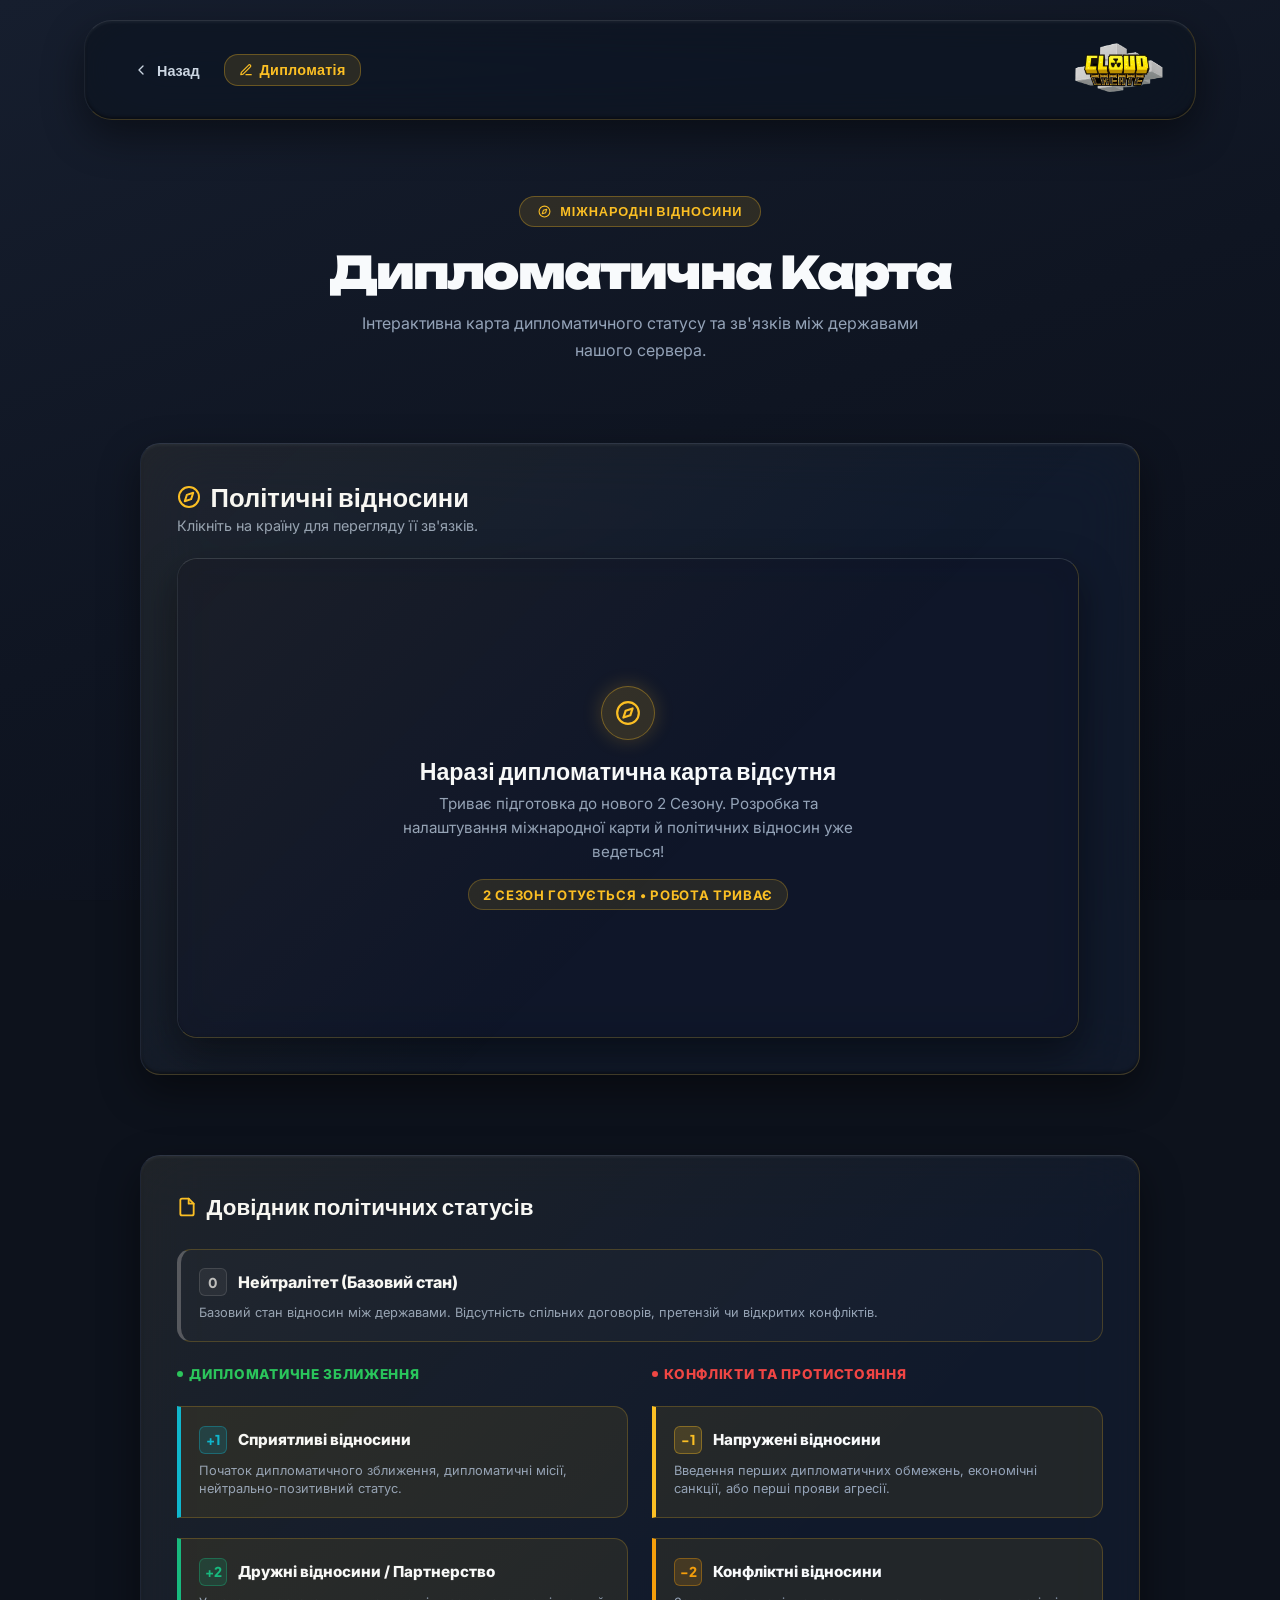
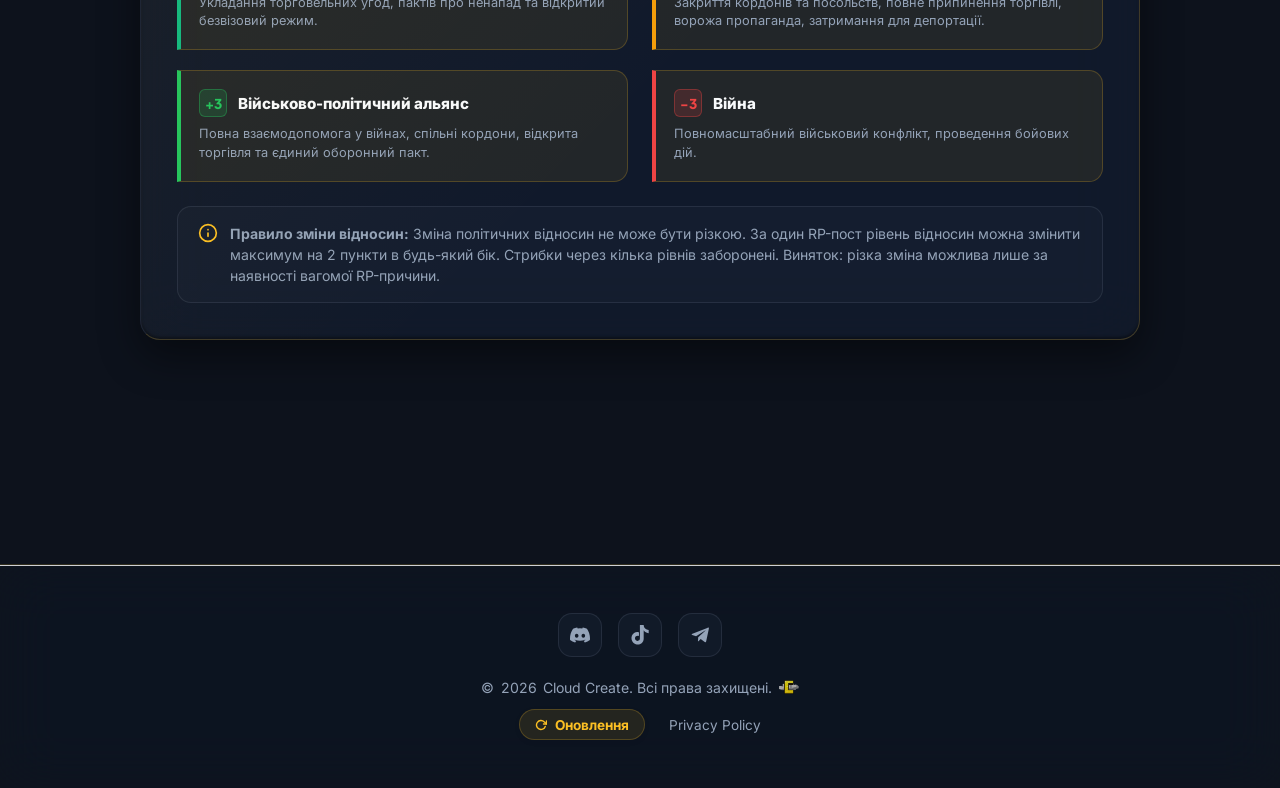
<file: diplomacy.html>
<!DOCTYPE html>
<html lang="uk">
<head>
  <meta charset="UTF-8">
  <meta name="viewport" content="width=device-width, initial-scale=1.0">
  <title>Cloud Create — Дипломатична Карта</title>
  <meta name="description" content="Інтерактивна карта дипломатичних відносин та політичних статусів між державами сервера Cloud Create.">
  <link rel="icon" type="image/png" href="logo_s.png">
  <link rel="stylesheet" href="style.css?v=1.3.0">
</head>
<body>

  <!-- AMBER GLOW ORBS (RP theme) -->
  <div class="rp-orb rp-orb-1"></div>
  <div class="rp-orb rp-orb-2"></div>

  <!-- SKY BACKGROUND -->
  <div class="sky-bg"></div>

  <!-- DIPLOMATIC SIDEBAR BACKDROP (Mobile) -->
  <div class="sidebar-backdrop" id="sidebar-backdrop"></div>

  <!-- HEADER — RP nav (Back + label) -->
  <header>
    <nav>
      <!-- Back to RP Hub -->
      <div style="order:1; display:flex; align-items:center; gap:0.5rem;">
        <a href="rp" class="rp-back-btn" aria-label="Назад до РП відділу">
          <svg class="icon" viewBox="0 0 24 24" style="width:16px;height:16px;">
            <polyline points="15 18 9 12 15 6"/>
          </svg>
          Назад
        </a>
        <span class="rp-nav-label">
          <svg class="icon" viewBox="0 0 24 24" style="width:14px;height:14px;stroke-width:2;">
            <path d="M12 20h9"/><path d="M16.5 3.5a2.121 2.121 0 0 1 3 3L7 19l-4 1 1-4L16.5 3.5z"/>
          </svg>
          Дипломатія
        </span>
      </div>

      <!-- Logo -->
      <div class="logo">
        <a href="rp" aria-label="Cloud Create — РП">
          <img src="logo.png" alt="Cloud Create" class="logo-icon">
        </a>
      </div>
    </nav>
  </header>
    </nav>
  </header>

  <main>
    <div class="container">

      <!-- Page Hero -->
      <div class="page-hero" style="margin-bottom: 2rem;">
        <div class="rp-hero-accent">
          <svg class="icon" viewBox="0 0 24 24" style="width:13px;height:13px;stroke-width:2;fill:none;stroke:currentColor;"><circle cx="12" cy="12" r="10"/><polygon points="16.24 7.76 14.12 14.12 7.76 16.24 9.88 9.88 16.24 7.76"/></svg>
          Міжнародні Відносини
        </div>
        <h1 class="section-title" style="font-size:2.8rem;">Дипломатична Карта</h1>
        <p class="section-subtitle" style="max-width:580px; margin:0.75rem auto 0; line-height:1.65;">
          Інтерактивна карта дипломатичного статусу та зв'язків між державами нашого сервера.
        </p>
      </div>

      <!-- SECTION: DIPLOMATIC MAP -->
      <section class="rp-diplomatic-section card" style="max-width:1000px; margin:0 auto 5rem; padding: 2.25rem; position: relative; z-index: 5;">
        <div class="rp-section-header" style="margin-bottom: 1.5rem; display: flex; align-items: center; justify-content: space-between; flex-wrap: wrap; gap: 1rem;">
          <div>
            <h2 class="rp-section-title" style="font-family: var(--font-display); font-weight: 800; font-size: 1.6rem; color: var(--text-main); display: flex; align-items: center; gap: 0.6rem; margin:0;">
              <svg class="icon" viewBox="0 0 24 24" style="width:24px; height:24px; stroke-width: 2px; color: #fbbf24; fill: none; stroke: currentColor;"><circle cx="12" cy="12" r="10"/><polygon points="16.24 7.76 14.12 14.12 7.76 16.24 9.88 9.88 16.24 7.76"/></svg>
              Політичні відносини
            </h2>
            <p style="font-size: 0.9rem; color: var(--text-muted); margin: 0.25rem 0 0;">Клікніть на країну для перегляду її зв'язків.</p>
          </div>
          <!-- Removed status badge -->
        </div>

        <div class="rp-diplomatic-container">
          <div class="rp-map-wrapper" style="position: relative;">
            <canvas id="diplomatic-canvas"></canvas>
            
            <div class="rp-map-placeholder-overlay" style="
              position: absolute;
              inset: 0;
              display: flex;
              flex-direction: column;
              align-items: center;
              justify-content: center;
              text-align: center;
              padding: 2rem;
              background: rgba(15, 23, 42, 0.82);
              backdrop-filter: blur(12px);
              -webkit-backdrop-filter: blur(12px);
              border-radius: var(--radius-lg);
              z-index: 10;
              gap: 1rem;
            ">
              <div style="
                width: 54px;
                height: 54px;
                border-radius: 50%;
                background: rgba(251, 191, 36, 0.14);
                border: 1px solid rgba(251, 191, 36, 0.35);
                display: flex;
                align-items: center;
                justify-content: center;
                color: var(--amber-400);
                box-shadow: 0 0 20px rgba(251, 191, 36, 0.2);
              ">
                <svg class="icon" viewBox="0 0 24 24" fill="none" stroke="currentColor" stroke-width="2" style="width: 26px; height: 26px;"><circle cx="12" cy="12" r="10"/><polygon points="16.24 7.76 14.12 14.12 7.76 16.24 9.88 9.88 16.24 7.76"/></svg>
              </div>
              <div>
                <h3 style="font-family: var(--font-display); font-weight: 800; font-size: 1.45rem; color: var(--text-main); margin: 0 0 0.4rem;">
                  Наразі дипломатична карта відсутня
                </h3>
                <p style="font-size: 0.95rem; color: var(--text-muted); max-width: 480px; margin: 0; line-height: 1.55;">
                  Триває підготовка до нового 2 Сезону. Розробка та налаштування міжнародної карти й політичних відносин уже ведеться!
                </p>
              </div>
              <div style="
                font-size: 0.82rem;
                font-weight: 700;
                color: var(--amber-400);
                letter-spacing: 0.05em;
                text-transform: uppercase;
                background: rgba(251, 191, 36, 0.1);
                padding: 0.4rem 0.9rem;
                border-radius: var(--radius-full);
                border: 1px solid rgba(251, 191, 36, 0.25);
              ">
                2 Сезон готується • Робота триває
              </div>
            </div>
          </div>

          <!-- Mobile country list (alternative to canvas) -->
          <div id="rp-mobile-states-list" style="display: none;"></div>

          <!-- Sidebar Beside Map Wrapper (Hidden by default) -->
          <div class="rp-diplomatic-sidebar" id="diplomatic-sidebar">
            <div id="diplomatic-profile-empty" style="display: none;">
              <svg class="icon empty-icon" viewBox="0 0 24 24" style="fill: none; stroke: currentColor; stroke-width: 2;"><circle cx="12" cy="12" r="10"/><line x1="12" y1="8" x2="12" y2="12"/><line x1="12" y1="16" x2="12.01" y2="16"/></svg>
              <p>Оберіть країну на карті</p>
            </div>
            
            <div id="diplomatic-profile-content" style="display: none;">
              <div class="profile-header">
                <div class="profile-avatar" id="profile-avatar-char">A</div>
                <div style="flex: 1; min-width: 0; padding-right: 0.5rem; display: flex; flex-direction: column; gap: 0.15rem;">
                  <h3 id="profile-name" style="margin: 0; font-size: 1.25rem; font-family: var(--font-display); font-weight: 800; line-height: 1.25; color: var(--text-main); white-space: normal; word-break: break-word;">Назва</h3>
                  <span class="profile-leader-label" style="font-size: 0.78rem;"><span id="profile-leader-title">Лідер:</span> <strong id="profile-leader">Нікнейм</strong></span>
                </div>
                <button class="profile-close-btn" id="profile-close-btn" aria-label="Закрити">
                  <svg class="icon" viewBox="0 0 24 24" style="width: 14px; height: 14px; fill: none; stroke: currentColor; stroke-width: 3;"><line x1="18" y1="6" x2="6" y2="18"/><line x1="6" y1="6" x2="18" y2="18"/></svg>
                </button>
              </div>
              
              
              <!-- Dashboard -->
              <div class="profile-stats-dashboard" style="display:flex; justify-content:space-around; margin: 1.15rem 0; padding: 0.65rem; background:rgba(255,255,255,0.02); border: 1px solid var(--border-item); border-radius:var(--radius-md); gap:0.25rem;">
                <div style="text-align:center; flex: 1;">
                  <div style="font-size:1.15rem; font-weight:900; color:#22c55e; line-height:1.2;" id="stat-allies">0</div>
                  <div style="font-size:0.6rem; color:var(--text-muted); text-transform:uppercase; letter-spacing:0.05em; font-weight:700;">Дружні</div>
                </div>
                <div style="width: 1px; background: var(--border-item); align-self: stretch;"></div>
                <div style="text-align:center; flex: 1;">
                  <div style="font-size:1.15rem; font-weight:900; color:rgba(255,255,255,0.65); line-height:1.2;" id="stat-neutrals">0</div>
                  <div style="font-size:0.6rem; color:var(--text-muted); text-transform:uppercase; letter-spacing:0.05em; font-weight:700;">Нейтральні</div>
                </div>
                <div style="width: 1px; background: var(--border-item); align-self: stretch;"></div>
                <div style="text-align:center; flex: 1;">
                  <div style="font-size:1.15rem; font-weight:900; color:#ef4444; line-height:1.2;" id="stat-enemies">0</div>
                  <div style="font-size:0.6rem; color:var(--text-muted); text-transform:uppercase; letter-spacing:0.05em; font-weight:700;">Ворожі</div>
                </div>
              </div>

              <div class="relations-title" style="margin-top: 1rem;">Дипломатичні зв'язки:</div>
              <div class="relations-list-scroll" id="profile-relations-list">
                <!-- Dynamically filled with relationship cards -->
              </div>
            </div>
          </div>
        </div>
      </section>

      <!-- SECTION: DIPLOMATIC RULES / LEVELS -->
      <section class="rp-relations-guide card" style="max-width:1000px; margin: 2rem auto 5rem; padding: 2.25rem; position: relative; z-index: 5;">
        <h3 style="font-family: var(--font-display); font-weight: 800; font-size: 1.4rem; color: var(--text-main); margin: 0 0 1.75rem; display: flex; align-items: center; gap: 0.6rem;">
          <svg class="icon" viewBox="0 0 24 24" style="width:20px; height:20px; stroke-width: 2.2px; color: #fbbf24; fill: none; stroke: currentColor;"><path d="M14 2H6a2 2 0 0 0-2 2v16a2 2 0 0 0 2 2h12a2 2 0 0 0 2-2V8z"/><polyline points="14 2 14 8 20 8"/></svg>
          Довідник політичних статусів
        </h3>
        
        <div class="guide-container" style="display: flex; flex-direction: column; gap: 1.5rem;">
          
          <!-- Neutral (Top Anchor) -->
          <div class="guide-card val-0" style="border-left: 4px solid rgba(255,255,255,0.25); background: rgba(255,255,255,0.02); border-radius: var(--radius-md);">
            <div class="guide-header">
              <span class="guide-badge badge-0">0</span>
              <strong class="guide-title" style="font-size: 1rem;">Нейтралітет (Базовий стан)</strong>
            </div>
            <p class="guide-desc">Базовий стан відносин між державами. Відсутність спільних договорів, претензій чи відкритих конфліктів.</p>
          </div>

          <!-- Two Symmetrical Columns -->
          <div class="guide-columns-grid" style="display: grid; grid-template-columns: 1fr 1fr; gap: 1.5rem;">
            
            <!-- Positive Column -->
            <div class="guide-column" style="display: flex; flex-direction: column; gap: 1.25rem;">
              <h4 class="column-group-title positive-group-title" style="margin: 0 0 0.25rem; font-size: 0.85rem; font-weight: 800; text-transform: uppercase; letter-spacing: 0.05em; color: #22c55e; display: flex; align-items: center; gap: 0.4rem;">
                <span style="width: 6px; height: 6px; border-radius: 50%; background: #22c55e;"></span>
                Дипломатичне зближення
              </h4>
              
              <!-- +1 -->
              <div class="guide-card val-p1" style="border-left: 4px solid #06b6d4;">
                <div class="guide-header">
                  <span class="guide-badge badge-p1">+1</span>
                  <strong class="guide-title">Сприятливі відносини</strong>
                </div>
                <p class="guide-desc">Початок дипломатичного зближення, дипломатичні місії, нейтрально-позитивний статус.</p>
              </div>

              <!-- +2 -->
              <div class="guide-card val-p2" style="border-left: 4px solid #10b981;">
                <div class="guide-header">
                  <span class="guide-badge badge-p2">+2</span>
                  <strong class="guide-title">Дружні відносини / Партнерство</strong>
                </div>
                <p class="guide-desc">Укладання торговельних угод, пактів про ненапад та відкритий безвізовий режим.</p>
              </div>

              <!-- +3 -->
              <div class="guide-card val-p3" style="border-left: 4px solid #22c55e;">
                <div class="guide-header">
                  <span class="guide-badge badge-p3">+3</span>
                  <strong class="guide-title">Військово-політичний альянс</strong>
                </div>
                <p class="guide-desc">Повна взаємодопомога у війнах, спільні кордони, відкрита торгівля та єдиний оборонний пакт.</p>
              </div>
            </div>

            <!-- Negative Column -->
            <div class="guide-column" style="display: flex; flex-direction: column; gap: 1.25rem;">
              <h4 class="column-group-title negative-group-title" style="margin: 0 0 0.25rem; font-size: 0.85rem; font-weight: 800; text-transform: uppercase; letter-spacing: 0.05em; color: #ef4444; display: flex; align-items: center; gap: 0.4rem;">
                <span style="width: 6px; height: 6px; border-radius: 50%; background: #ef4444;"></span>
                Конфлікти та протистояння
              </h4>
              
              <!-- -1 -->
              <div class="guide-card val-n1" style="border-left: 4px solid #fbbf24;">
                <div class="guide-header">
                  <span class="guide-badge badge-n1">-1</span>
                  <strong class="guide-title">Напружені відносини</strong>
                </div>
                <p class="guide-desc">Введення перших дипломатичних обмежень, економічні санкції, або перші прояви агресії.</p>
              </div>

              <!-- -2 -->
              <div class="guide-card val-n2" style="border-left: 4px solid #f59e0b;">
                <div class="guide-header">
                  <span class="guide-badge badge-n2">-2</span>
                  <strong class="guide-title">Конфліктні відносини</strong>
                </div>
                <p class="guide-desc">Закриття кордонів та посольств, повне припинення торгівлі, ворожа пропаганда, затримання для депортації.</p>
              </div>

              <!-- -3 -->
              <div class="guide-card val-n3" style="border-left: 4px solid #ef4444;">
                <div class="guide-header">
                  <span class="guide-badge badge-n3">-3</span>
                  <strong class="guide-title">Війна</strong>
                </div>
                <p class="guide-desc">Повномасштабний військовий конфлікт, проведення бойових дій.</p>
              </div>
            </div>

          </div>
        </div>

        <div style="margin-top: 1.5rem; padding: 1rem 1.25rem; background: rgba(255,255,255,0.02); border: 1px solid var(--border-item); border-radius: var(--radius-md); font-size: 0.88rem; color: var(--text-muted); line-height: 1.5; display: flex; gap: 0.75rem; align-items: flex-start;">
          <svg class="icon" viewBox="0 0 24 24" style="width: 20px; height: 20px; stroke-width: 2px; color: var(--amber-400); flex-shrink: 0; fill: none; stroke: currentColor;"><circle cx="12" cy="12" r="10"/><line x1="12" y1="16" x2="12" y2="12"/><line x1="12" y1="8" x2="12.01" y2="8"/></svg>
          <div>
            <strong>Правило зміни відносин:</strong> Зміна політичних відносин не може бути різкою. За один RP-пост рівень відносин можна змінити максимум на 2 пункти в будь-який бік. Стрибки через кілька рівнів заборонені. Виняток: різка зміна можлива лише за наявності вагомої RP-причини.
          </div>
        </div>
      </section>

    </div><!-- /container -->
  </main>

  <footer>
    <div class="footer-socials">
      <a href="#" data-discord-url target="_blank" rel="noopener" title="Discord" aria-label="Discord">
        <svg class="icon" viewBox="0 0 24 24" style="width:20px; height:20px; stroke:none; fill:currentColor;"><path d="M20.317 4.37a19.791 19.791 0 0 0-4.885-1.515.074.074 0 0 0-.079.037c-.21.375-.444.864-.608 1.25a18.27 18.27 0 0 0-5.487 0 12.64 12.64 0 0 0-.617-1.25.077.077 0 0 0-.079-.037A19.736 19.736 0 0 0 3.677 4.37a.07.07 0 0 0-.032.027C.533 9.046-.32 13.58.099 18.057a.082.082 0 0 0 .031.057 19.9 19.9 0 0 0 5.993 3.03.078.078 0 0 0 .084-.028c.462-.63.874-1.295 1.226-1.994.021-.041.001-.09-.041-.106a13.094 13.094 0 0 1-1.873-.894.077.077 0 0 1-.008-.128c.126-.093.252-.19.372-.287a.075.075 0 0 1 .077-.011c3.92 1.793 8.18 1.793 12.061 0a.073.073 0 0 1 .078.009c.12.099.246.195.373.289a.077.077 0 0 1-.006.127 12.299 12.299 0 0 1-1.873.894.077.077 0 0 0-.041.107c.36.698.772 1.362 1.225 1.993a.076.076 0 0 0 .084.028 19.839 19.839 0 0 0 6.002-3.03.077.077 0 0 0 .032-.054c.5-5.177-.838-9.674-3.549-13.66a.061.061 0 0 0-.031-.03zM8.02 15.33c-1.183 0-2.157-1.085-2.157-2.419 0-1.333.956-2.419 2.156-2.419 1.21 0 2.176 1.096 2.157 2.42 0 1.333-.956 2.418-2.156 2.418zm7.975 0c-1.183 0-2.157-1.085-2.157-2.419 0-1.333.955-2.419 2.156-2.419 1.21 0 2.176 1.096 2.157 2.42 0 1.333-.946 2.418-2.156 2.418z"/></svg>
      </a>
      <a href="#" data-tiktok-url target="_blank" rel="noopener" title="TikTok" aria-label="TikTok">
        <svg class="icon" viewBox="0 0 24 24" style="width:20px; height:20px; stroke:none; fill:currentColor;"><path d="M12.525.02c1.31-.02 2.61-.01 3.91-.02.08 1.53.63 3.09 1.75 4.17 1.12 1.11 2.7 1.62 4.24 1.79v4.03c-1.44-.17-2.89-.6-4.09-1.47-.77-.56-1.44-1.27-1.9-2.1v9.99c-.06 2.05-.87 4.13-2.5 5.39-1.92 1.52-4.66 1.9-6.96 1.15-2.53-.79-4.51-2.96-5.06-5.56-.63-2.88.58-6.15 3-7.76 1.71-1.15 3.92-1.36 5.86-.78v4.2c-1.2-.44-2.6-.28-3.61.52-.98.74-1.35 2.1-1.04 3.29.32 1.34 1.62 2.29 2.99 2.23 1.52-.01 2.76-1.25 2.77-2.77V.02Z"/></svg>
      </a>
      <a href="#" data-telegram-url target="_blank" rel="noopener" title="Telegram" aria-label="Telegram">
        <svg class="icon" viewBox="0 0 24 24" style="width:20px; height:20px; stroke:none; fill:currentColor;"><path d="M20.665 3.717l-17.73 6.837c-1.21.486-1.203 1.161-.222 1.462l4.552 1.42 10.532-6.645c.498-.303.953-.14.579.192l-8.533 7.701-.33 4.955c.485 0 .7-.223.971-.485l2.334-2.27 4.857 3.589c.895.493 1.538.239 1.761-.83l3.186-15.01c.326-1.309-.5-1.902-1.357-1.42z"/></svg>
      </a>
    </div>
    <p style="display: flex; align-items: center; justify-content: center; gap: 0.4rem; flex-wrap: wrap;">
      © <span data-year></span> Cloud Create. Всі права захищені.
      <img src="logo_s.png" alt="" style="width: 1.25rem; height: 1.25rem; object-fit: contain; opacity: 0.8; vertical-align: middle;">
    </p>
    <div class="footer-links">
      <a href="updates" class="footer-update-link">
        <svg class="icon update-btn-icon" viewBox="0 0 24 24"><polyline points="23 4 23 10 17 10"></polyline><path d="M20.49 15a9 9 0 1 1-2.12-9.36L23 10"></path></svg>
        Оновлення
      </a>
      <a href="privacy-policy">Privacy Policy</a>
    </div>
  </footer>

  <script src="main.js?v=1.3.0"></script>
  <script src="rp.js?v=1.3.0"></script>
</body>
</html>
</file>
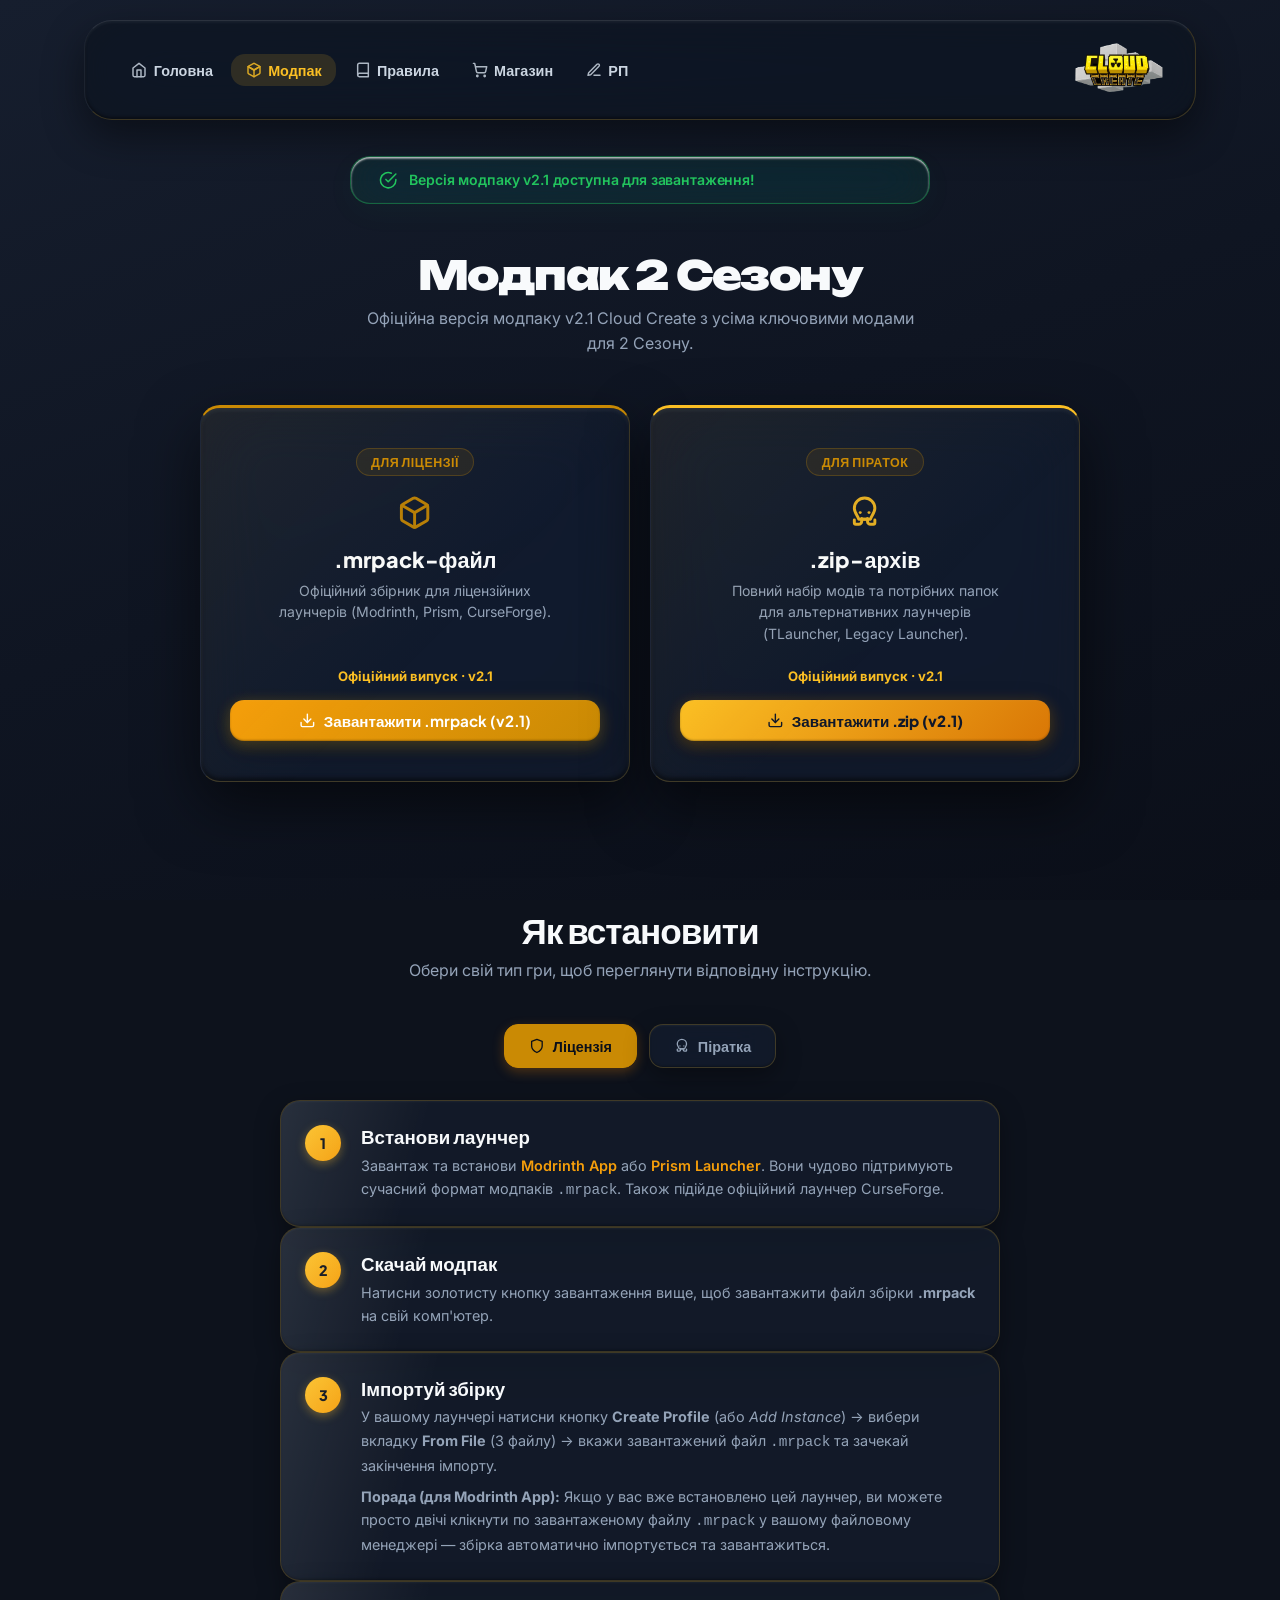
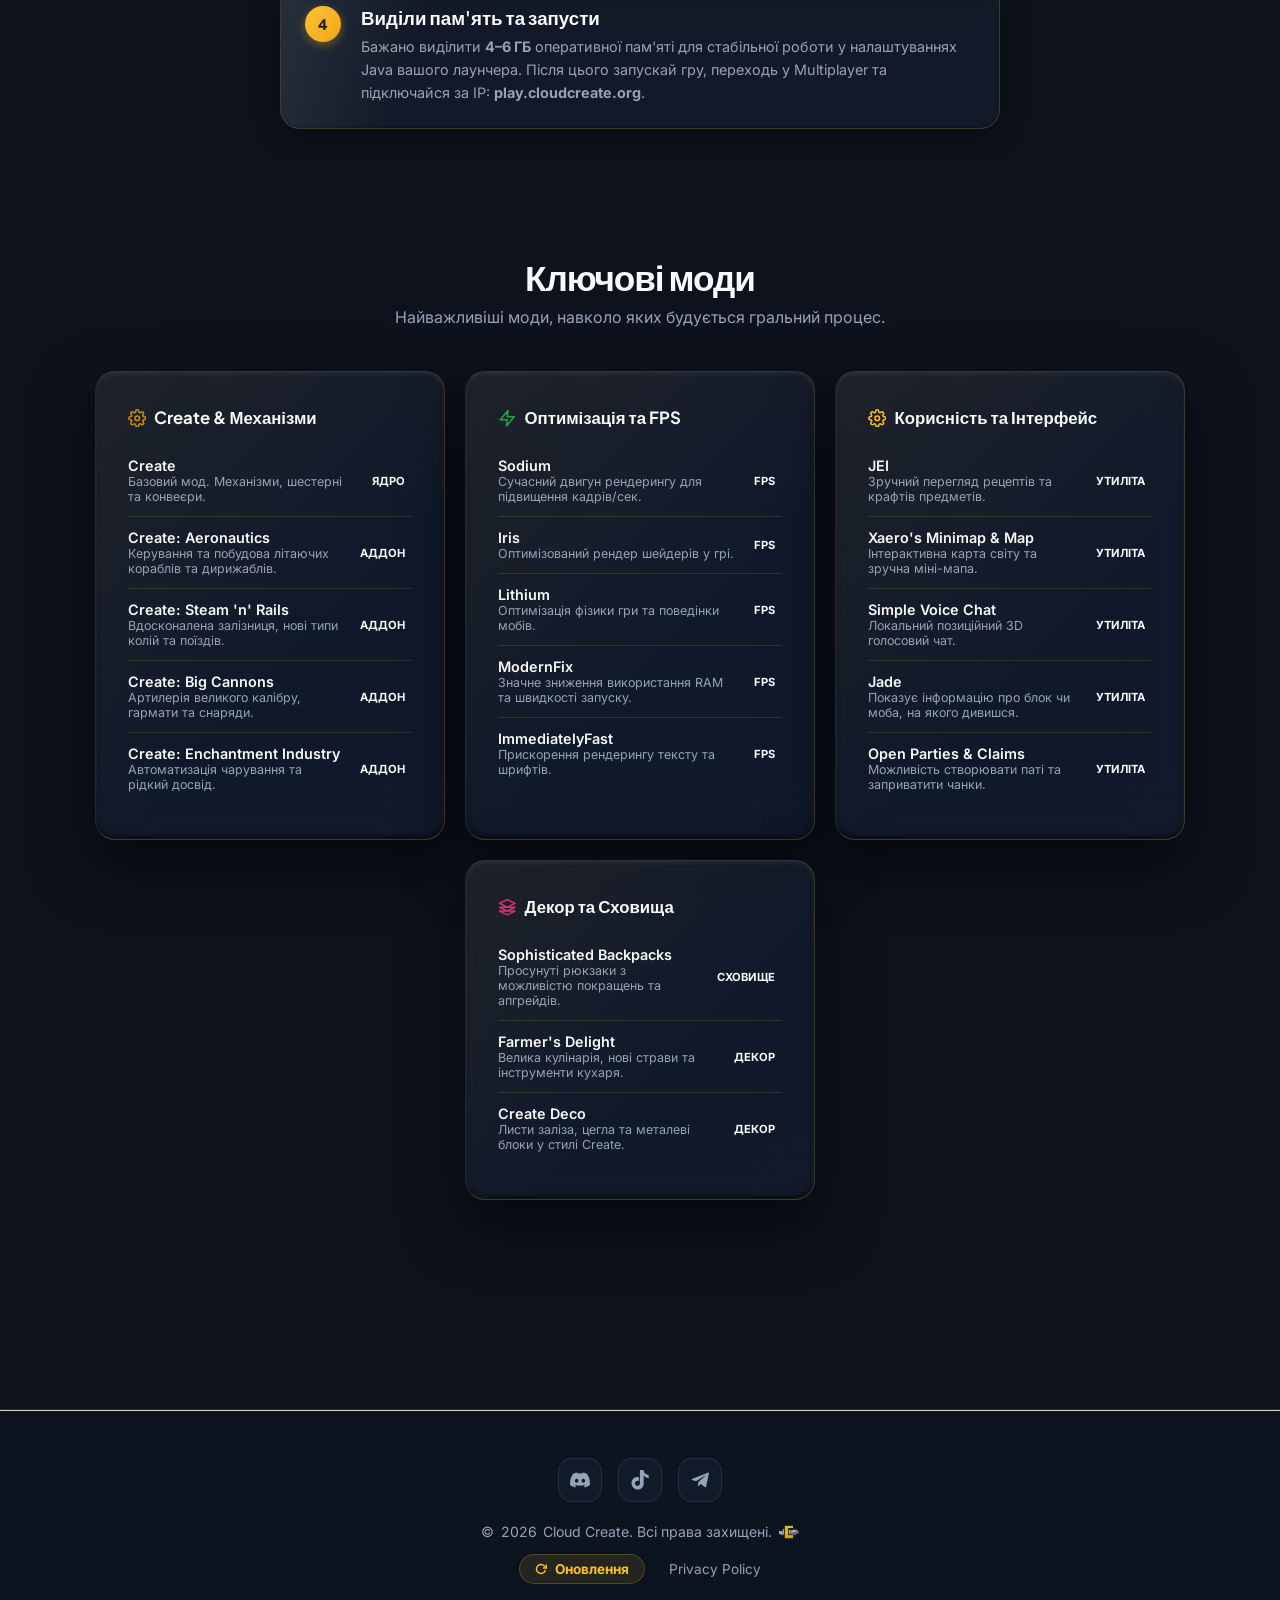
<file: modpack.html>
<!DOCTYPE html>
<html lang="uk">

<head>
  <meta charset="UTF-8">
  <meta name="viewport" content="width=device-width, initial-scale=1.0">
  <title>Cloud Create — Модпак</title>
  <meta name="description"
    content="Скачай модпак Cloud Create та приєднуйся до сервера. Покрокова інструкція встановлення та список модів.">
  <link rel="icon" type="image/x-icon" href="favicon.ico">
  <link rel="icon" type="image/png" sizes="32x32" href="favicon.png">
  <link rel="apple-touch-icon" href="favicon.png">
  <link rel="shortcut icon" href="favicon.ico">
  <link rel="stylesheet" href="style.css?v=1.3.0">

  <style>
    .mod-tag {
      display: inline-block;
      font-size: 0.7rem;
      font-weight: 700;
      padding: 0.15rem 0.45rem;
      border-radius: var(--radius-sm);
      text-transform: uppercase;
      margin-left: auto;
    }

    .tag-tech {
      background: rgba(14, 165, 233, 0.15);
      color: #38bdf8;
      border: 1px solid rgba(14, 165, 233, 0.3);
    }

    .tag-magic {
      background: rgba(168, 85, 247, 0.15);
      color: #c084fc;
      border: 1px solid rgba(168, 85, 247, 0.3);
    }

    .tag-world {
      background: rgba(34, 197, 94, 0.15);
      color: #4ade80;
      border: 1px solid rgba(34, 197, 94, 0.3);
    }

    .tag-util {
      background: rgba(245, 158, 11, 0.15);
      color: #fbbf24;
      border: 1px solid rgba(245, 158, 11, 0.3);
    }

    .tag-decor {
      background: rgba(236, 72, 153, 0.15);
      color: #f472b6;
      border: 1px solid rgba(236, 72, 153, 0.3);
    }

    .mod-icon-wrapper {
      width: 32px;
      height: 32px;
      border-radius: 8px;
      display: flex;
      align-items: center;
      justify-content: center;
      flex-shrink: 0;
    }

    .mod-name {
      font-weight: 700;
      font-size: 0.95rem;
      color: var(--text-heading);
    }

    .mod-desc {
      font-size: 0.8rem;
      color: var(--text-muted);
      margin-top: 0.1rem;
    }

    .tab-btn {
      padding: 0.75rem 1.5rem;
      font-family: var(--font-display);
      font-weight: 700;
      font-size: 0.9rem;
      border: 1px solid var(--border-card);
      background: var(--bg-card);
      color: var(--text-muted);
      border-radius: var(--radius-md);
      cursor: pointer;
      transition: all 200ms ease;
      display: flex;
      align-items: center;
      gap: 0.5rem;
    }

    .tab-btn.active {
      background: var(--gold-600);
      color: #0b0f19;
      border-color: var(--gold-600);
      box-shadow: 0 4px 12px rgba(217, 119, 6, 0.3);
    }

    .tab-btn:hover:not(.active) {
      background: var(--bg-card-hover);
      color: var(--text-heading);
    }

    .tabs-nav {
      display: flex;
      justify-content: center;
      gap: 0.75rem;
      margin-bottom: 2rem;
      flex-wrap: wrap;
    }

    .tab-pane {
      display: none;
    }

    .tab-pane.active {
      display: block;
    }

    .step-num {
      width: 36px;
      height: 36px;
      border-radius: 50%;
      background: var(--gold-600);
      color: #0b0f19;
      font-weight: 800;
      font-family: var(--font-display);
      display: flex;
      align-items: center;
      justify-content: center;
      flex-shrink: 0;
      font-size: 1.1rem;
    }

    .step-title {
      font-family: var(--font-display);
      font-weight: 800;
      font-size: 1.1rem;
      margin-bottom: 0.3rem;
      color: var(--text-heading);
    }

    .step-desc {
      font-size: 0.88rem;
      color: var(--text-muted);
      line-height: 1.55;
    }

    .mods-grid {
      display: flex;
      flex-wrap: wrap;
      gap: 1.25rem;
      justify-content: center;
    }

    .mods-grid>.card {
      flex: 1 1 270px;
      max-width: 350px;
    }

    .step-card {
      display: flex;
      gap: 1.25rem;
      align-items: flex-start;
      padding: 1.5rem;
      background: var(--bg-card);
      border: 1px solid var(--border-card);
      border-radius: var(--radius-lg);
      box-shadow: var(--shadow-sm);
      backdrop-filter: blur(20px) saturate(175%);
      -webkit-backdrop-filter: blur(20px) saturate(175%);
      transition: transform 300ms var(--ease-out-expo), box-shadow 300ms var(--ease-out-expo), background-color 300ms var(--ease-out-expo);
      position: relative;
      overflow: hidden;
    }

    .step-card::after {
      content: '';
      position: absolute;
      top: -50%;
      left: -60%;
      width: 200%;
      height: 200%;
      background: linear-gradient(115deg,
          transparent 25%,
          rgba(255, 255, 255, 0.10) 36%,
          rgba(255, 255, 255, 0.22) 40%,
          rgba(255, 255, 255, 0.10) 44%,
          transparent 55%);
      transition: transform 1.2s var(--ease-out-expo);
      transform: translate(-15%, -15%) rotate(-10deg);
      pointer-events: none;
      z-index: 1;
    }

    html.dark-theme .step-card::after {
      display: none;
    }

    @media (hover: hover) and (pointer: fine) {
      .step-card:hover {
        transform: translateY(-3px);
        box-shadow: var(--shadow-md);
        background-color: var(--bg-card-hover);
      }

      .step-card:hover::after {
        transform: translate(25%, 25%) rotate(-10deg);
      }
    }

    .mod-item {
      display: flex;
      align-items: center;
      gap: 0.75rem;
      padding: 0.75rem 0;
      border-bottom: 1px solid rgba(251, 191, 36, 0.15);
    }

    .mod-item:last-child {
      border-bottom: none;
    }
  </style>
</head>

<body>

  <div class="sky-bg"></div>

  <header>
    <nav>
      <div class="logo">
        <a href="home" aria-label="Cloud Create — Головна">
          <img src="logo.png" alt="Cloud Create" class="logo-icon">
        </a>
      </div>
      <button class="menu-toggle" id="mobile-menu-btn" aria-label="Меню" aria-expanded="false">
        <span></span>
        <span></span>
        <span></span>
      </button>
      <ul class="nav-links" id="nav-menu" role="list">
        <li><a href="home"><svg class="icon" viewBox="0 0 24 24">
              <path d="m3 9 9-7 9 7v11a2 2 0 0 1-2 2H5a2 2 0 0 1-2-2z" />
              <polyline points="9 22 9 12 15 12 15 22" />
            </svg> Головна</a></li>
        <li><a href="modpack" class="active"><svg class="icon" viewBox="0 0 24 24">
              <path
                d="M21 16V8a2 2 0 0 0-1-1.73l-7-4a2 2 0 0 0-2 0l-7 4A2 2 0 0 0 3 8v8a2 2 0 0 0 1 1.73l7 4a2 2 0 0 0 2 0l7-4A2 2 0 0 0 21 16z" />
              <polyline points="3.27 6.96 12 12.01 20.73 6.96" />
              <line x1="12" y1="22.08" x2="12" y2="12" />
              <line x1="12" y1="12" x2="3.27" y2="6.96" />
              <line x1="12" y1="12" x2="20.73" y2="6.96" />
            </svg> Модпак</a></li>
        <li><a href="rules"><svg class="icon" viewBox="0 0 24 24">
              <path d="M4 19.5A2.5 2.5 0 0 1 6.5 17H20" />
              <path d="M6.5 2H20v20H6.5A2.5 2.5 0 0 1 4 19.5v-15A2.5 2.5 0 0 1 6.5 2z" />
            </svg> Правила</a></li>
        <li><a href="shop"><svg class="icon" viewBox="0 0 24 24">
              <circle cx="8" cy="21" r="1" />
              <circle cx="19" cy="21" r="1" />
              <path d="M2.05 2.05h2l2.66 12.42a2 2 0 0 0 2 1.58h9.78a2 2 0 0 0 1.95-1.57l1.65-7.43H5.12" />
            </svg> Магазин</a></li>
        <li><a href="rp"><svg class="icon" viewBox="0 0 24 24">
              <path d="M12 20h9" />
              <path d="M16.5 3.5a2.121 2.121 0 0 1 3 3L7 19l-4 1 1-4L16.5 3.5z" />
            </svg> РП</a></li>
      </ul>
    </nav>
  </header>

  <main>
    <div class="container">


      <!-- Modpack Available Announcement Banner -->
      <div class="modpack-banner"
        style="flex-direction: column; align-items: flex-start; gap: 0.5rem; max-width: 580px; border-color: rgba(34, 197, 94, 0.4); background: rgba(34, 197, 94, 0.08);">
        <div class="modpack-banner-inner" style="justify-content: flex-start;">
          <div class="modpack-banner-message" style="color: #22c55e;">
            <svg class="icon" viewBox="0 0 24 24" fill="none" stroke="currentColor" stroke-width="2.5"
              stroke-linecap="round" stroke-linejoin="round">
              <path d="M22 11.08V12a10 10 0 1 1-5.93-9.14" />
              <polyline points="22 4 12 14.01 9 11.01" />
            </svg>
            <span>Версія модпаку v2.1 доступна для завантаження!</span>
          </div>
        </div>
      </div>

      <!-- Page Hero -->
      <div class="page-hero">
        <h1 class="section-title" style="font-size:2.5rem;">Модпак 2 Сезону</h1>
        <p class="section-subtitle" style="max-width:560px; margin:0.5rem auto 0;">
          Офіційна версія модпаку v2.1 Cloud Create з усіма ключовими модами для 2 Сезону.
        </p>
      </div>

      <!-- Download Options Section -->
      <div id="download-options" class="grid grid-2" style="max-width:880px; margin:0 auto 4rem;">

        <!-- License Card (.mrpack) -->
        <div class="card card-gold"
          style="text-align:center; padding:2.5rem 1.8rem; border-top:3px solid var(--gold-600); display:flex; flex-direction:column; justify-content:space-between; align-items:center;">
          <div style="width:100%; display:flex; flex-direction:column; align-items:center;">
            <div class="badge badge-gold" style="margin-bottom:1.2rem;">Для Ліцензії</div>
            <svg class="icon" viewBox="0 0 24 24"
              style="width: 2.2rem; height: 2.2rem; color:var(--gold-600); margin-bottom:1rem; opacity:0.9;">
              <path
                d="M21 16V8a2 2 0 0 0-1-1.73l-7-4a2 2 0 0 0-2 0l-7 4A2 2 0 0 0 3 8v8a2 2 0 0 0 1 1.73l7 4a2 2 0 0 0 2 0l7-4A2 2 0 0 0 21 16z" />
              <polyline points="3.27 6.96 12 12.01 20.73 6.96" />
              <line x1="12" y1="22.08" x2="12" y2="12" />
            </svg>
            <h2 style="font-family:var(--font-display); font-weight:800; font-size:1.35rem; margin-bottom:0.4rem;">
              .mrpack-файл</h2>
            <p
              style="color:var(--text-muted); font-size:0.88rem; margin-bottom:1.5rem; line-height:1.5; max-width:280px;">
              Офіційний збірник для ліцензійних лаунчерів (Modrinth, Prism, CurseForge).</p>
          </div>
          <div style="width:100%; display:flex; flex-direction:column; align-items:center; margin-top:auto;">
            <p style="color:var(--amber-400); font-size:0.82rem; margin-bottom:1rem; font-weight:700;">Офіційний випуск
              · v2.1</p>
            <a href="https://github.com/cloud-create-mc/cloud-create-mc.github.io/releases/download/Modpack/CC.Modpack.v2.mrpack"
              id="download-mrpack" class="btn btn-gold" style="width:100%;">
              <svg class="icon" viewBox="0 0 24 24" fill="none" stroke="currentColor" stroke-width="2.2"
                stroke-linecap="round" stroke-linejoin="round">
                <path d="M21 15v4a2 2 0 0 1-2 2H5a2 2 0 0 1-2-2v-4" />
                <polyline points="7 10 12 15 17 10" />
                <line x1="12" y1="15" x2="12" y2="3" />
              </svg> Завантажити .mrpack (v2.1)
            </a>
          </div>
        </div>

        <!-- Cracked/Pirate Card (.zip) -->
        <div class="card card-gold"
          style="text-align:center; padding:2.5rem 1.8rem; border-top:3px solid var(--amber-400); display:flex; flex-direction:column; justify-content:space-between; align-items:center;">
          <div style="width:100%; display:flex; flex-direction:column; align-items:center;">
            <div class="badge badge-gold" style="margin-bottom:1.2rem;">Для Піраток</div>
            <svg class="icon" viewBox="0 0 24 24"
              style="width: 2.2rem; height: 2.2rem; color:var(--amber-400); margin-bottom:1rem; opacity:0.9;">
              <path d="M12 2a7 7 0 0 0-7 7c0 3 2.5 5.5 3 7.5h8c.5-2 3-4.5 3-7.5a7 7 0 0 0-7-7z" />
              <path d="M5 17v2c0 .6.4 1 1 1h2a2 2 0 0 0 2-2v-1" />
              <path d="M19 17v2c0 .6-.4 1-1 1h-2a2 2 0 0 1-2-2v-1" />
              <path d="M10 16c.5.3 1.2.5 2 .5s1.5-.2 2-.5" />
              <path d="M9 12h.01" />
              <path d="M15 12h.01" />
            </svg>
            <h2 style="font-family:var(--font-display); font-weight:800; font-size:1.35rem; margin-bottom:0.4rem;">
              .zip-архів</h2>
            <p
              style="color:var(--text-muted); font-size:0.88rem; margin-bottom:1.5rem; line-height:1.5; max-width:280px;">
              Повний набір модів та потрібних папок для альтернативних лаунчерів (TLauncher, Legacy Launcher).</p>
          </div>
          <div style="width:100%; display:flex; flex-direction:column; align-items:center; margin-top:auto;">
            <p style="color:var(--amber-400); font-size:0.82rem; margin-bottom:1rem; font-weight:700;">Офіційний випуск
              · v2.1</p>
            <a href="https://github.com/cloud-create-mc/cloud-create-mc.github.io/releases/download/Modpack/CC.Modpack.v2.zip"
              id="download-zip" class="btn btn-primary" style="width:100%;">
              <svg class="icon" viewBox="0 0 24 24" fill="none" stroke="currentColor" stroke-width="2.2"
                stroke-linecap="round" stroke-linejoin="round">
                <path d="M21 15v4a2 2 0 0 1-2 2H5a2 2 0 0 1-2-2v-4" />
                <polyline points="7 10 12 15 17 10" />
                <line x1="12" y1="15" x2="12" y2="3" />
              </svg> Завантажити .zip (v2.1)
            </a>
          </div>
        </div>

      </div>

      <!-- Installation Steps -->
      <section class="section">
        <div style="text-align:center; margin-bottom:2.5rem;">
          <h2 class="section-title">Як встановити</h2>
          <p class="section-subtitle">Обери свій тип гри, щоб переглянути відповідну інструкцію.</p>
        </div>

        <!-- Tabs Navigation -->
        <div class="tabs-nav">
          <button class="tab-btn active" data-tab="tab-license">
            <svg class="icon" viewBox="0 0 24 24">
              <path d="M12 22s8-4 8-10V5l-8-3-8 3v7c0 6 8 10 8 10z" />
            </svg> Ліцензія
          </button>
          <button class="tab-btn" data-tab="tab-cracked">
            <svg class="icon" viewBox="0 0 24 24">
              <path d="M12 2a7 7 0 0 0-7 7c0 3 2.5 5.5 3 7.5h8c.5-2 3-4.5 3-7.5a7 7 0 0 0-7-7z" />
              <path d="M5 17v2c0 .6.4 1 1 1h2a2 2 0 0 0 2-2v-1" />
              <path d="M19 17v2c0 .6-.4 1-1 1h-2a2 2 0 0 1-2-2v-1" />
              <path d="M10 16c.5.3 1.2.5 2 .5s1.5-.2 2-.5" />
              <path d="M9 12h.01" />
              <path d="M15 12h.01" />
            </svg> Піратка
          </button>
        </div>

        <!-- Tab Contents -->
        <div class="tabs-content" style="max-width:720px; margin:0 auto;">

          <!-- License Tab -->
          <div id="tab-license" class="tab-pane active">
            <div class="step-card">
              <div class="step-number">1</div>
              <div>
                <h3 style="font-family:var(--font-display); font-weight:700; margin-bottom:0.3rem;">Встанови лаунчер
                </h3>
                <p style="color:var(--text-muted); font-size:0.9rem; line-height:1.6;">
                  Завантаж та встанови <a href="https://modrinth.com/app" target="_blank" rel="noopener"
                    style="color:var(--accent); font-weight:600;">Modrinth App</a> або <a
                    href="https://prismlauncher.org/" target="_blank" rel="noopener"
                    style="color:var(--accent); font-weight:600;">Prism Launcher</a>. Вони чудово підтримують сучасний
                  формат модпаків <code>.mrpack</code>. Також підійде офіційний лаунчер CurseForge.
                </p>
              </div>
            </div>

            <div class="step-card">
              <div class="step-number">2</div>
              <div>
                <h3 style="font-family:var(--font-display); font-weight:700; margin-bottom:0.3rem;">Скачай модпак</h3>
                <p style="color:var(--text-muted); font-size:0.9rem; line-height:1.6;">
                  Натисни золотисту кнопку завантаження вище, щоб завантажити файл збірки <strong>.mrpack</strong> на
                  свій комп'ютер.
                </p>
              </div>
            </div>

            <div class="step-card">
              <div class="step-number">3</div>
              <div>
                <h3 style="font-family:var(--font-display); font-weight:700; margin-bottom:0.3rem;">Імпортуй збірку</h3>
                <p style="color:var(--text-muted); font-size:0.9rem; line-height:1.6; margin-bottom:0.5rem;">
                  У вашому лаунчері натисни кнопку <strong>Create Profile</strong> (або <em>Add Instance</em>) → вибери
                  вкладку <strong>From File</strong> (З файлу) → вкажи завантажений файл <code>.mrpack</code> та зачекай
                  закінчення імпорту.
                </p>
                <p style="color:var(--text-muted); font-size:0.9rem; line-height:1.6;">
                  <strong>Порада (для Modrinth App):</strong> Якщо у вас вже встановлено цей лаунчер, ви можете просто
                  двічі клікнути по завантаженому файлу <code>.mrpack</code> у вашому файловому менеджері — збірка
                  автоматично імпортується та завантажиться.
                </p>
              </div>
            </div>

            <div class="step-card">
              <div class="step-number">4</div>
              <div>
                <h3 style="font-family:var(--font-display); font-weight:700; margin-bottom:0.3rem;">Виділи пам'ять та
                  запусти</h3>
                <p style="color:var(--text-muted); font-size:0.9rem; line-height:1.6;">
                  Бажано виділити <strong>4–6 ГБ</strong> оперативної пам'яті для стабільної роботи у налаштуваннях Java
                  вашого лаунчера. Після цього запускай гру, переходь у Multiplayer та підключайся за IP: <strong
                    data-server-ip></strong>.
                </p>
              </div>
            </div>
          </div>

          <!-- Cracked Tab -->
          <div id="tab-cracked" class="tab-pane" style="display:none;">
            <div class="step-card">
              <div class="step-number">1</div>
              <div>
                <h3 style="font-family:var(--font-display); font-weight:700; margin-bottom:0.3rem;">Встанови лаунчер
                </h3>
                <p style="color:var(--text-muted); font-size:0.9rem; line-height:1.6;">
                  Скачай та встанови лаунчер, який підтримує автономний режим (офлайн акаунти), наприклад <a
                    href="https://llaun.ch/" target="_blank" rel="noopener"
                    style="color:var(--accent); font-weight:600;">Legacy Launcher</a> або <a
                    href="https://tlauncher.org/" target="_blank" rel="noopener"
                    style="color:var(--accent); font-weight:600;">TLauncher</a>.
                </p>
              </div>
            </div>

            <div class="step-card">
              <div class="step-number">2</div>
              <div>
                <h3 style="font-family:var(--font-display); font-weight:700; margin-bottom:0.3rem;">Скачай архів модпаку
                </h3>
                <p style="color:var(--text-muted); font-size:0.9rem; line-height:1.6;">
                  Натисни синю кнопку завантаження вище, щоб завантажити <strong>.zip-архів</strong> зі збіркою на
                  комп'ютер.
                </p>
              </div>
            </div>

            <div class="step-card">
              <div class="step-number">3</div>
              <div>
                <h3 style="font-family:var(--font-display); font-weight:700; margin-bottom:0.3rem;">Встановлення модпаку
                </h3>
                <p style="color:var(--text-muted); font-size:0.9rem; line-height:1.6; margin-bottom:0.5rem;">
                  <strong>Автоматично (Legacy Launcher):</strong> Перейди у створення профілю → кнопка <em>Імпортувати з
                    архіву</em> → вибери завантажений <code>.zip</code>.
                </p>
                <p style="color:var(--text-muted); font-size:0.9rem; line-height:1.6;">
                  <strong>Вручну (TLauncher / інші):</strong> Встанови версію <strong>NeoForge 1.21.1</strong>, відкрий
                  папку збірки у лаунчері та розпакуй архів. Тобі потрібно замінити або додати до папки збірки папки з
                  .zip-архіву: <code>mods</code>, <code>resourcepacks</code> та <code>kubejs</code>.
                </p>
              </div>
            </div>

            <div class="step-card">
              <div class="step-number">4</div>
              <div>
                <h3 style="font-family:var(--font-display); font-weight:700; margin-bottom:0.3rem;">Виділи RAM та грай
                </h3>
                <p style="color:var(--text-muted); font-size:0.9rem; line-height:1.6;">
                  Перейди в налаштування лаунчера та виділи <strong>4–6 ГБ</strong> оперативної пам'яті для стабільної
                  роботи. Запускай гру, заходь у гру по мережі та додавай сервер за IP: <strong
                    data-server-ip></strong>.
                </p>
              </div>
            </div>
          </div>

        </div>
      </section>

      <!-- Key Mods -->
      <section class="section">
        <div style="text-align:center; margin-bottom:2.5rem;">
          <h2 class="section-title">Ключові моди</h2>
          <p class="section-subtitle">Найважливіші моди, навколо яких будується гральний процес.</p>
        </div>

        <div class="mods-grid">

          <!-- Card 1: Create & Mechanics -->
          <div class="card">
            <h3
              style="font-family:var(--font-display); font-weight:700; margin-bottom:1rem; font-size:1.05rem; display:flex; align-items:center;">
              <svg class="icon gear-deco" viewBox="0 0 24 24" style="color:var(--gold-600); margin-right:0.5rem;">
                <circle cx="12" cy="12" r="3" />
                <path
                  d="M19.4 15a1.65 1.65 0 0 0 .33 1.82l.06.06a2 2 0 1 1-2.83 2.83l-.06-.06a1.65 1.65 0 0 0-1.82-.33 1.65 1.65 0 0 0-1 1.51V21a2 2 0 0 1-4 0v-.09A1.65 1.65 0 0 0 9 19.4a1.65 1.65 0 0 0-1.82.33l-.06.06a2 2 0 1 1-2.83-2.83l.06-.06a1.65 1.65 0 0 0 .33-1.82 1.65 1.65 0 0 0-1.51-1H3a2 2 0 0 1 0-4h.09A1.65 1.65 0 0 0 4.6 9a1.65 1.65 0 0 0-.33-1.82l-.06-.06a2 2 0 1 1 2.83-2.83l.06.06a1.65 1.65 0 0 0 1.82.33H9a1.65 1.65 0 0 0 1-1.51V3a2 2 0 0 1 4 0v.09a1.65 1.65 0 0 0 1 1.51 1.65 1.65 0 0 0 1.82-.33l.06-.06a2 2 0 1 1 2.83 2.83l-.06.06a1.65 1.65 0 0 0-.33 1.82V9a1.65 1.65 0 0 0 1.51 1H21a2 2 0 0 1 0 4h-.09a1.65 1.65 0 0 0-1.51 1z" />
              </svg> Create & Механізми
            </h3>
            <div>
              <div class="mod-item">
                <div style="flex:1;">
                  <div style="font-weight:600; font-size:0.9rem;">Create</div>
                  <div style="font-size:0.78rem; color:var(--text-muted);">Базовий мод. Механізми, шестерні та конвеєри.
                  </div>
                </div>
                <span class="mod-tag tag-core">Ядро</span>
              </div>
              <div class="mod-item">
                <div style="flex:1;">
                  <div style="font-weight:600; font-size:0.9rem;">Create: Aeronautics</div>
                  <div style="font-size:0.78rem; color:var(--text-muted);">Керування та побудова літаючих кораблів та
                    дирижаблів.</div>
                </div>
                <span class="mod-tag tag-addon">Аддон</span>
              </div>
              <div class="mod-item">
                <div style="flex:1;">
                  <div style="font-weight:600; font-size:0.9rem;">Create: Steam 'n' Rails</div>
                  <div style="font-size:0.78rem; color:var(--text-muted);">Вдосконалена залізниця, нові типи колій та
                    поїздів.</div>
                </div>
                <span class="mod-tag tag-addon">Аддон</span>
              </div>
              <div class="mod-item">
                <div style="flex:1;">
                  <div style="font-weight:600; font-size:0.9rem;">Create: Big Cannons</div>
                  <div style="font-size:0.78rem; color:var(--text-muted);">Артилерія великого калібру, гармати та
                    снаряди.</div>
                </div>
                <span class="mod-tag tag-addon">Аддон</span>
              </div>
              <div class="mod-item">
                <div style="flex:1;">
                  <div style="font-weight:600; font-size:0.9rem;">Create: Enchantment Industry</div>
                  <div style="font-size:0.78rem; color:var(--text-muted);">Автоматизація чарування та рідкий досвід.
                  </div>
                </div>
                <span class="mod-tag tag-addon">Аддон</span>
              </div>
            </div>
          </div>

          <!-- Card 2: Optimization & FPS -->
          <div class="card">
            <h3
              style="font-family:var(--font-display); font-weight:700; margin-bottom:1rem; font-size:1.05rem; display:flex; align-items:center;">
              <svg class="icon" viewBox="0 0 24 24" style="color:#16a34a; margin-right:0.5rem;">
                <polygon points="13 2 3 14 12 14 11 22 21 10 12 10 13 2" />
              </svg> Оптимізація та FPS
            </h3>
            <div>
              <div class="mod-item">
                <div style="flex:1;">
                  <div style="font-weight:600; font-size:0.9rem;">Sodium</div>
                  <div style="font-size:0.78rem; color:var(--text-muted);">Сучасний двигун рендерингу для підвищення
                    кадрів/сек.</div>
                </div>
                <span class="mod-tag tag-fps">FPS</span>
              </div>
              <div class="mod-item">
                <div style="flex:1;">
                  <div style="font-weight:600; font-size:0.9rem;">Iris</div>
                  <div style="font-size:0.78rem; color:var(--text-muted);">Оптимізований рендер шейдерів у грі.</div>
                </div>
                <span class="mod-tag tag-fps">FPS</span>
              </div>
              <div class="mod-item">
                <div style="flex:1;">
                  <div style="font-weight:600; font-size:0.9rem;">Lithium</div>
                  <div style="font-size:0.78rem; color:var(--text-muted);">Оптимізація фізики гри та поведінки мобів.
                  </div>
                </div>
                <span class="mod-tag tag-fps">FPS</span>
              </div>
              <div class="mod-item">
                <div style="flex:1;">
                  <div style="font-weight:600; font-size:0.9rem;">ModernFix</div>
                  <div style="font-size:0.78rem; color:var(--text-muted);">Значне зниження використання RAM та швидкості
                    запуску.</div>
                </div>
                <span class="mod-tag tag-fps">FPS</span>
              </div>
              <div class="mod-item">
                <div style="flex:1;">
                  <div style="font-weight:600; font-size:0.9rem;">ImmediatelyFast</div>
                  <div style="font-size:0.78rem; color:var(--text-muted);">Прискорення рендерингу тексту та шрифтів.
                  </div>
                </div>
                <span class="mod-tag tag-fps">FPS</span>
              </div>
            </div>
          </div>

          <!-- Card 3: Utilities & UI -->
          <div class="card">
            <h3
              style="font-family:var(--font-display); font-weight:700; margin-bottom:1rem; font-size:1.05rem; display:flex; align-items:center;">
              <svg class="icon" viewBox="0 0 24 24" style="color:var(--amber-400); margin-right:0.5rem;">
                <circle cx="12" cy="12" r="3" />
                <path
                  d="M19.4 15a1.65 1.65 0 0 0 .33 1.82l.06.06a2 2 0 1 1-2.83 2.83l-.06-.06a1.65 1.65 0 0 0-1.82-.33 1.65 1.65 0 0 0-1 1.51V21a2 2 0 0 1-4 0v-.09A1.65 1.65 0 0 0 9 19.4a1.65 1.65 0 0 0-1.82.33l-.06.06a2 2 0 1 1-2.83-2.83l.06-.06a1.65 1.65 0 0 0 .33-1.82 1.65 1.65 0 0 0-1.51-1H3a2 2 0 0 1 0-4h.09A1.65 1.65 0 0 0 4.6 9a1.65 1.65 0 0 0-.33-1.82l-.06-.06a2 2 0 1 1 2.83-2.83l.06.06a1.65 1.65 0 0 0 1.82.33H9a1.65 1.65 0 0 0 1-1.51V3a2 2 0 0 1 4 0v.09a1.65 1.65 0 0 0 1 1.51 1.65 1.65 0 0 0 1.82-.33l.06-.06a2 2 0 1 1 2.83 2.83l-.06.06a1.65 1.65 0 0 0-.33 1.82V9a1.65 1.65 0 0 0 1.51 1H21a2 2 0 0 1 0 4h-.09a1.65 1.65 0 0 0-1.51 1z" />
              </svg> Корисність та Інтерфейс
            </h3>
            <div>
              <div class="mod-item">
                <div style="flex:1;">
                  <div style="font-weight:600; font-size:0.9rem;">JEI</div>
                  <div style="font-size:0.78rem; color:var(--text-muted);">Зручний перегляд рецептів та крафтів
                    предметів.</div>
                </div>
                <span class="mod-tag tag-utility">Утиліта</span>
              </div>
              <div class="mod-item">
                <div style="flex:1;">
                  <div style="font-weight:600; font-size:0.9rem;">Xaero's Minimap & Map</div>
                  <div style="font-size:0.78rem; color:var(--text-muted);">Інтерактивна карта світу та зручна міні-мапа.
                  </div>
                </div>
                <span class="mod-tag tag-utility">Утиліта</span>
              </div>
              <div class="mod-item">
                <div style="flex:1;">
                  <div style="font-weight:600; font-size:0.9rem;">Simple Voice Chat</div>
                  <div style="font-size:0.78rem; color:var(--text-muted);">Локальний позиційний 3D голосовий чат.</div>
                </div>
                <span class="mod-tag tag-utility">Утиліта</span>
              </div>
              <div class="mod-item">
                <div style="flex:1;">
                  <div style="font-weight:600; font-size:0.9rem;">Jade</div>
                  <div style="font-size:0.78rem; color:var(--text-muted);">Показує інформацію про блок чи моба, на якого
                    дивишся.</div>
                </div>
                <span class="mod-tag tag-utility">Утиліта</span>
              </div>
              <div class="mod-item">
                <div style="flex:1;">
                  <div style="font-weight:600; font-size:0.9rem;">Open Parties & Claims</div>
                  <div style="font-size:0.78rem; color:var(--text-muted);">Можливість створювати паті та заприватити
                    чанки.</div>
                </div>
                <span class="mod-tag tag-utility">Утиліта</span>
              </div>
            </div>
          </div>

          <!-- Card 4: Storage & Decoration -->
          <div class="card">
            <h3
              style="font-family:var(--font-display); font-weight:700; margin-bottom:1rem; font-size:1.05rem; display:flex; align-items:center;">
              <svg class="icon" viewBox="0 0 24 24" style="color:#db2777; margin-right:0.5rem;">
                <polygon points="12 2 2 7 12 12 22 7 12 2" />
                <polygon points="2 17 12 22 22 17" />
                <polygon points="2 12 12 17 22 12" />
              </svg> Декор та Сховища
            </h3>
            <div>
              <div class="mod-item">
                <div style="flex:1;">
                  <div style="font-weight:600; font-size:0.9rem;">Sophisticated Backpacks</div>
                  <div style="font-size:0.78rem; color:var(--text-muted);">Просунуті рюкзаки з можливістю покращень та
                    апгрейдів.</div>
                </div>
                <span class="mod-tag tag-storage">Сховище</span>
              </div>
              <div class="mod-item">
                <div style="flex:1;">
                  <div style="font-weight:600; font-size:0.9rem;">Farmer's Delight</div>
                  <div style="font-size:0.78rem; color:var(--text-muted);">Велика кулінарія, нові страви та інструменти
                    кухаря.</div>
                </div>
                <span class="mod-tag tag-deco">Декор</span>
              </div>
              <div class="mod-item">
                <div style="flex:1;">
                  <div style="font-weight:600; font-size:0.9rem;">Create Deco</div>
                  <div style="font-size:0.78rem; color:var(--text-muted);">Листи заліза, цегла та металеві блоки у стилі
                    Create.</div>
                </div>
                <span class="mod-tag tag-deco">Декор</span>
              </div>
            </div>
          </div>

        </div>
      </section>

    </div><!-- /container -->
  </main>

  <footer>
    <div class="footer-socials">
      <a href="#" data-discord-url target="_blank" rel="noopener" aria-label="Discord">
        <svg class="icon" viewBox="0 0 24 24" style="width:20px; height:20px; stroke:none; fill:currentColor;">
          <path
            d="M20.317 4.37a19.791 19.791 0 0 0-4.885-1.515.074.074 0 0 0-.079.037c-.21.375-.444.864-.608 1.25a18.27 18.27 0 0 0-5.487 0 12.64 12.64 0 0 0-.617-1.25.077.077 0 0 0-.079-.037A19.736 19.736 0 0 0 3.677 4.37a.07.07 0 0 0-.032.027C.533 9.046-.32 13.58.099 18.057a.082.082 0 0 0 .031.057 19.9 19.9 0 0 0 5.993 3.03.078.078 0 0 0 .084-.028c.462-.63.874-1.295 1.226-1.994.021-.041.001-.09-.041-.106a13.094 13.094 0 0 1-1.873-.894.077.077 0 0 1-.008-.128c.126-.093.252-.19.372-.287a.075.075 0 0 1 .077-.011c3.92 1.793 8.18 1.793 12.061 0a.073.073 0 0 1 .078.009c.12.099.246.195.373.289a.077.077 0 0 1-.006.127 12.299 12.299 0 0 1-1.873.894.077.077 0 0 0-.041.107c.36.698.772 1.362 1.225 1.993a.076.076 0 0 0 .084.028 19.839 19.839 0 0 0 6.002-3.03.077.077 0 0 0 .032-.054c.5-5.177-.838-9.674-3.549-13.66a.061.061 0 0 0-.031-.03zM8.02 15.33c-1.183 0-2.157-1.085-2.157-2.419 0-1.333.956-2.419 2.156-2.419 1.21 0 2.176 1.096 2.157 2.42 0 1.333-.956 2.418-2.156 2.418zm7.975 0c-1.183 0-2.157-1.085-2.157-2.419 0-1.333.955-2.419 2.156-2.419 1.21 0 2.176 1.096 2.157 2.42 0 1.333-.946 2.418-2.156 2.418z" />
        </svg>
      </a>
      <a href="#" data-tiktok-url target="_blank" rel="noopener" aria-label="TikTok">
        <svg class="icon" viewBox="0 0 24 24" style="width:20px; height:20px; stroke:none; fill:currentColor;">
          <path
            d="M12.525.02c1.31-.02 2.61-.01 3.91-.02.08 1.53.63 3.09 1.75 4.17 1.12 1.11 2.7 1.62 4.24 1.79v4.03c-1.44-.17-2.89-.6-4.09-1.47-.77-.56-1.44-1.27-1.9-2.1v9.99c-.06 2.05-.87 4.13-2.5 5.39-1.92 1.52-4.66 1.9-6.96 1.15-2.53-.79-4.51-2.96-5.06-5.56-.63-2.88.58-6.15 3-7.76 1.71-1.15 3.92-1.36 5.86-.78v4.2c-1.2-.44-2.6-.28-3.61.52-.98.74-1.35 2.1-1.04 3.29.32 1.34 1.62 2.29 2.99 2.23 1.52-.01 2.76-1.25 2.77-2.77V.02Z" />
        </svg>
      </a>
      <a href="#" data-telegram-url target="_blank" rel="noopener" title="Telegram" aria-label="Telegram">
        <svg class="icon" viewBox="0 0 24 24" style="width:20px; height:20px; stroke:none; fill:currentColor;">
          <path
            d="M20.665 3.717l-17.73 6.837c-1.21.486-1.203 1.161-.222 1.462l4.552 1.42 10.532-6.645c.498-.303.953-.14.579.192l-8.533 7.701-.33 4.955c.485 0 .7-.223.971-.485l2.334-2.27 4.857 3.589c.895.493 1.538.239 1.761-.83l3.186-15.01c.326-1.309-.5-1.902-1.357-1.42z" />
        </svg>
      </a>
    </div>
    <p style="display: flex; align-items: center; justify-content: center; gap: 0.4rem; flex-wrap: wrap;">
      © <span data-year></span> Cloud Create. Всі права захищені.
      <img src="logo_s.png" alt=""
        style="width: 1.25rem; height: 1.25rem; object-fit: contain; opacity: 0.8; vertical-align: middle;">
    </p>
    <div class="footer-links">
      <a href="updates" class="footer-update-link">
        <svg class="icon update-btn-icon" viewBox="0 0 24 24">
          <polyline points="23 4 23 10 17 10"></polyline>
          <path d="M20.49 15a9 9 0 1 1-2.12-9.36L23 10"></path>
        </svg>
        Оновлення
      </a>
      <a href="privacy-policy">Privacy Policy</a>
    </div>
  </footer>
  <script src="main.js?v=1.3.0"></script>
</body>

</html>
</file>
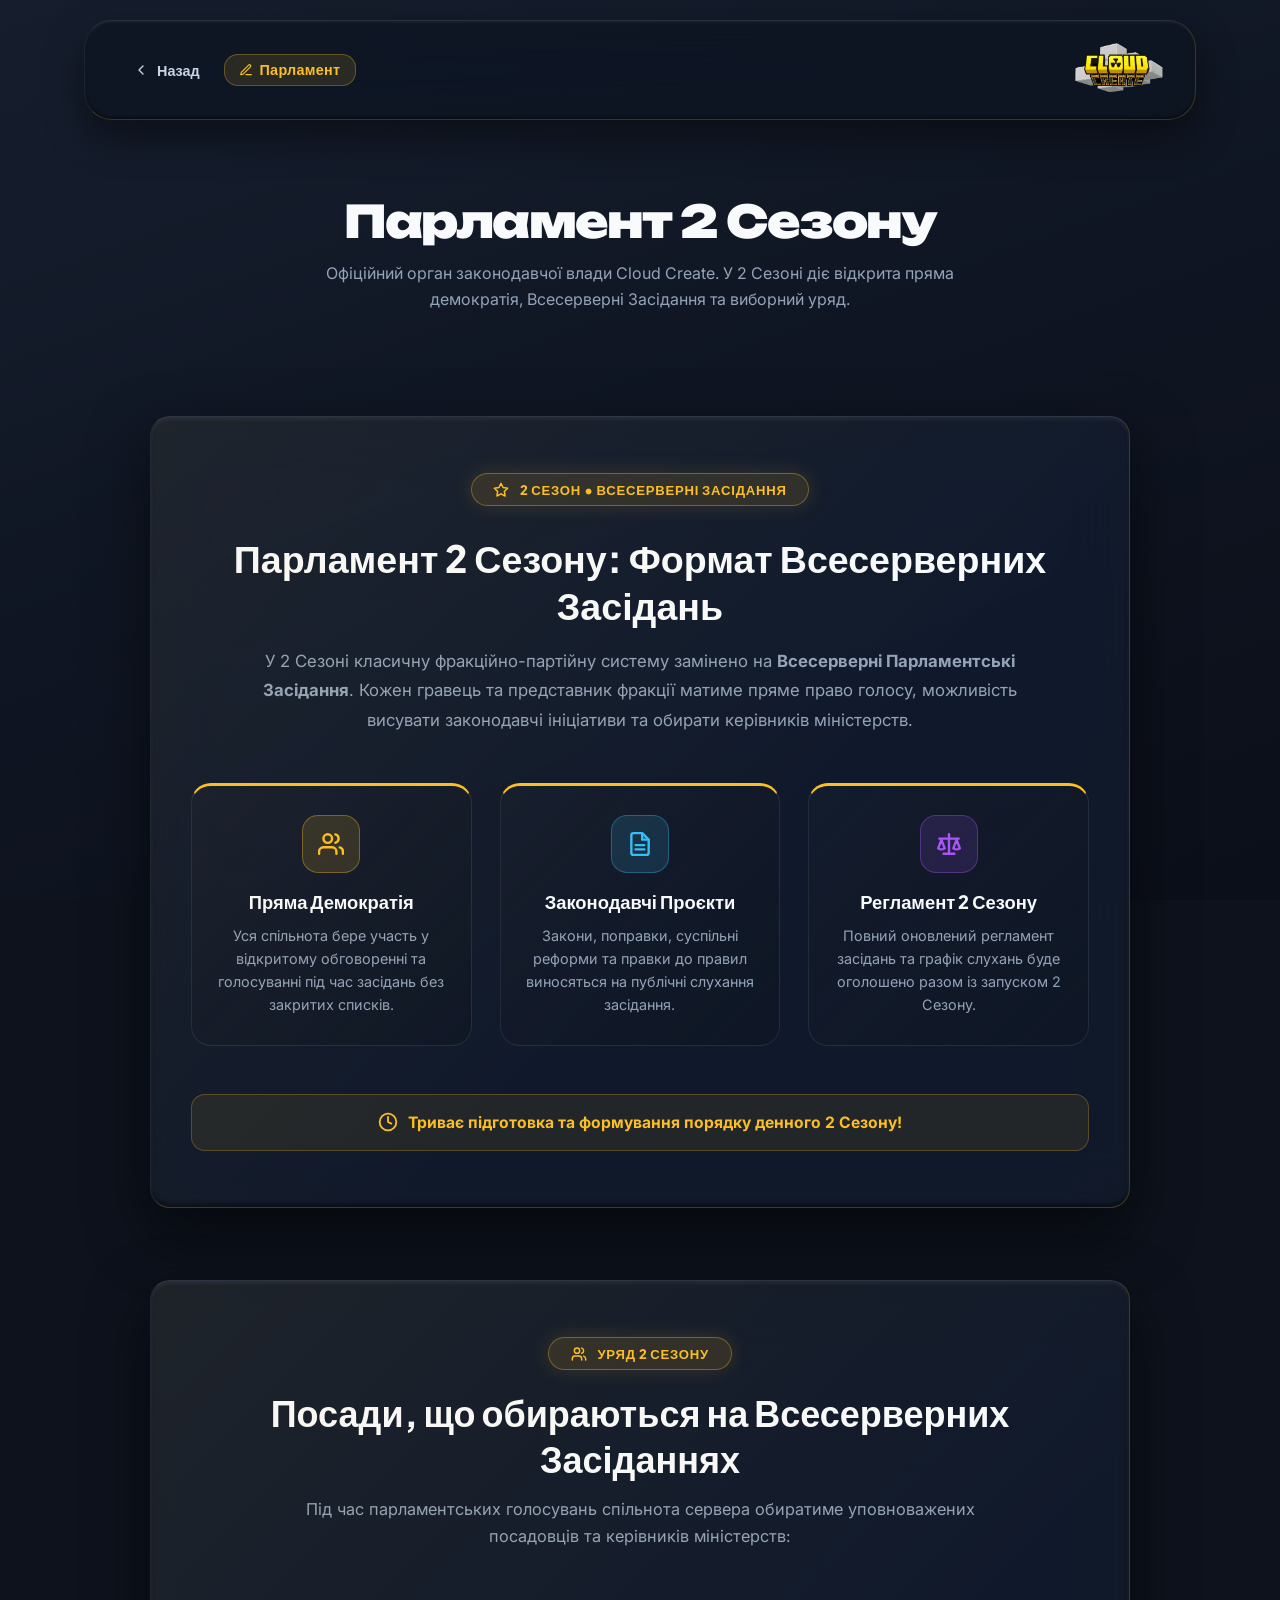
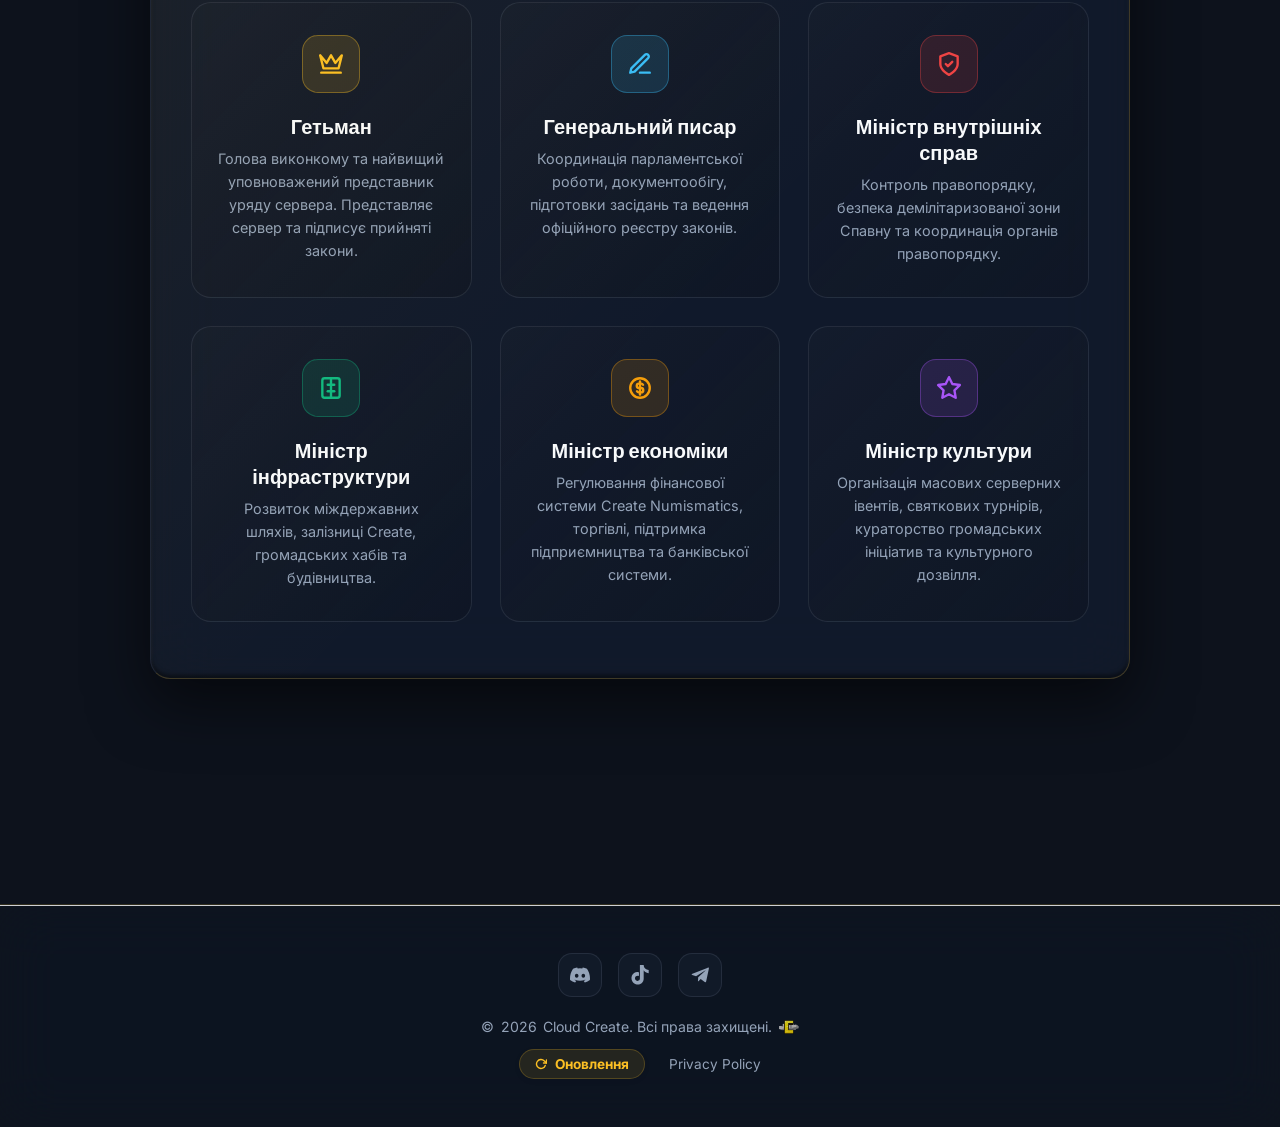
<file: parliament.html>
<!DOCTYPE html>
<html lang="uk">
<head>
  <meta charset="UTF-8">
  <meta name="viewport" content="width=device-width, initial-scale=1.0">
  <title>Cloud Create — Парламент</title>
  <meta name="description" content="Офіційний орган законодавчої влади Cloud Create. Всесерверні засідання, пряма демократія та виборні міністерства 2 Сезону.">
  <link rel="icon" type="image/png" href="logo_s.png">
  <link rel="stylesheet" href="style.css?v=1.3.2">
  <style>
    /* Custom Parliament Page Polish & Centered Layout System */
    .parliament-hero-badge {
      display: inline-flex;
      align-items: center;
      justify-content: center;
      gap: 0.65rem;
      padding: 0.45rem 1.35rem;
      border-radius: var(--radius-full);
      background: rgba(251, 191, 36, 0.12);
      border: 1px solid rgba(251, 191, 36, 0.35);
      color: var(--amber-400);
      font-family: var(--font-display);
      font-size: 0.82rem;
      font-weight: 800;
      letter-spacing: 0.06em;
      text-transform: uppercase;
      margin: 0 auto 1.75rem auto;
      box-shadow: 0 0 20px rgba(251, 191, 36, 0.15);
    }

    .parliament-card-feature {
      padding: 1.8rem 1.5rem;
      background: var(--bg-item);
      border: 1px solid var(--border-item);
      border-radius: var(--radius-lg);
      border-top: 3px solid var(--amber-400);
      display: flex;
      flex-direction: column;
      align-items: center;
      text-align: center;
      transition: transform 250ms var(--ease-out-expo),
                  box-shadow 250ms var(--ease-out-expo),
                  background-color 250ms var(--ease-out-expo),
                  border-color 250ms var(--ease-out-expo);
    }

    @media (hover: hover) and (pointer: fine) {
      .parliament-card-feature:hover {
        transform: translateY(-4px);
        background-color: var(--bg-card-hover);
        box-shadow: var(--shadow-md);
        border-color: rgba(251, 191, 36, 0.45);
      }
    }

    .parliament-position-card {
      padding: 2rem 1.6rem;
      background: var(--bg-item);
      border: 1px solid var(--border-item);
      border-radius: var(--radius-lg);
      display: flex;
      flex-direction: column;
      align-items: center;
      text-align: center;
      gap: 1.25rem;
      transition: transform 250ms var(--ease-out-expo),
                  box-shadow 250ms var(--ease-out-expo),
                  border-color 250ms var(--ease-out-expo),
                  background-color 250ms var(--ease-out-expo);
    }

    @media (hover: hover) and (pointer: fine) {
      .parliament-position-card:hover {
        transform: translateY(-5px);
        box-shadow: var(--shadow-lg);
        border-color: rgba(251, 191, 36, 0.45);
        background-color: var(--bg-card-hover);
      }
    }

    .parliament-position-card:active {
      transform: scale(0.98);
    }

    .position-icon-badge {
      width: 58px;
      height: 58px;
      border-radius: 16px;
      display: flex;
      align-items: center;
      justify-content: center;
      flex-shrink: 0;
      transition: transform 250ms ease, box-shadow 250ms ease;
    }

    .parliament-position-card:hover .position-icon-badge {
      transform: scale(1.08) rotate(2deg);
    }

    .position-icon-badge .icon {
      width: 26px;
      height: 26px;
      stroke-width: 2.2px;
    }

    .parliament-grid-3 {
      display: grid;
      grid-template-columns: repeat(3, 1fr);
      gap: 1.75rem;
    }

    @media (max-width: 900px) {
      .parliament-grid-3 {
        grid-template-columns: repeat(2, 1fr);
      }
    }

    @media (max-width: 600px) {
      .parliament-grid-3 {
        grid-template-columns: 1fr;
      }
    }
  </style>
</head>
<body>

  <!-- AMBER GLOW ORBS (RP theme) -->
  <div class="rp-orb rp-orb-1"></div>
  <div class="rp-orb rp-orb-2"></div>

  <!-- SKY BACKGROUND -->
  <div class="sky-bg"></div>

  <!-- HEADER — RP nav (Back + label) -->
  <header>
    <nav>
      <!-- Back to RP Hub -->
      <div style="order:1; display:flex; align-items:center; gap:0.5rem;">
        <a href="rp" class="rp-back-btn" aria-label="Назад до РП відділу">
          <svg class="icon" viewBox="0 0 24 24" style="width:16px;height:16px;">
            <polyline points="15 18 9 12 15 6"/>
          </svg>
          Назад
        </a>
        <span class="rp-nav-label">
          <svg class="icon" viewBox="0 0 24 24" style="width:14px;height:14px;stroke-width:2;">
            <path d="M12 20h9"/><path d="M16.5 3.5a2.121 2.121 0 0 1 3 3L7 19l-4 1 1-4L16.5 3.5z"/>
          </svg>
          Парламент
        </span>
      </div>

      <!-- Logo -->
      <div class="logo">
        <a href="rp" aria-label="Cloud Create — РП">
          <img src="logo.png" alt="Cloud Create" class="logo-icon">
        </a>
      </div>
    </nav>
  </header>

  <main>
    <div class="container">

      <!-- Page Hero -->
      <div class="page-hero" style="margin-bottom: 3.5rem; text-align: center;">
        <h1 class="section-title" style="font-size:2.8rem;">Парламент 2 Сезону</h1>
        <p class="section-subtitle" style="max-width:640px; margin:0.75rem auto 0; line-height:1.65;">
          Офіційний орган законодавчої влади Cloud Create. У 2 Сезоні діє відкрита пряма демократія, Всесерверні Засідання та виборний уряд.
        </p>
      </div>

      <!-- Season 2 All-Server Sessions Announcement Card -->
      <section class="card parliament-season2-card" style="
        max-width: 980px;
        margin: 0 auto 4.5rem;
        padding: 3.5rem 2.5rem;
        text-align: center;
        position: relative;
        z-index: 5;
      ">
        <!-- Badge -->
        <div class="parliament-hero-badge">
          <svg class="icon" viewBox="0 0 24 24" style="width:16px; height:16px; fill:none; stroke:currentColor; stroke-width:2.2;">
            <polygon points="12 2 15.09 8.26 22 9.27 17 14.14 18.18 21.02 12 17.77 5.82 21.02 7 14.14 2 9.27 8.91 8.26 12 2"/>
          </svg>
          2 Сезон • Всесерверні Засідання
        </div>

        <h2 style="
          font-family: var(--font-display);
          font-size: 2.35rem;
          font-weight: 800;
          color: var(--text-main);
          margin-bottom: 1.15rem;
          line-height: 1.25;
        ">
          Парламент 2 Сезону: Формат Всесерверних Засідань
        </h2>

        <p style="
          font-size: 1.05rem;
          color: var(--text-muted);
          line-height: 1.75;
          max-width: 760px;
          margin: 0 auto 3rem;
        ">
          У 2 Сезоні класичну фракційно-партійну систему замінено на <strong>Всесерверні Парламентські Засідання</strong>. 
          Кожен гравець та представник фракції матиме пряме право голосу, можливість висувати законодавчі ініціативи та обирати керівників міністерств.
        </p>

        <!-- Key Features Grid -->
        <div class="parliament-grid-3" style="margin-bottom: 3rem;">
          <div class="parliament-card-feature">
            <div class="position-icon-badge" style="background: rgba(251, 191, 36, 0.14); border: 1px solid rgba(251, 191, 36, 0.35); color: var(--amber-400); margin-bottom: 1.1rem;">
              <svg class="icon" viewBox="0 0 24 24">
                <path d="M17 21v-2a4 4 0 0 0-4-4H5a4 4 0 0 0-4 4v2"/><circle cx="9" cy="7" r="4"/><path d="M23 21v-2a4 4 0 0 0-3-3.87"/><path d="M16 3.13a4 4 0 0 1 0 7.75"/>
              </svg>
            </div>
            <div style="font-family: var(--font-display); font-weight: 800; font-size: 1.15rem; color: var(--text-main); margin-bottom: 0.6rem;">
              Пряма Демократія
            </div>
            <div style="font-size: 0.9rem; color: var(--text-muted); line-height: 1.6;">
              Уся спільнота бере участь у відкритому обговоренні та голосуванні під час засідань без закритих списків.
            </div>
          </div>

          <div class="parliament-card-feature">
            <div class="position-icon-badge" style="background: rgba(56, 189, 248, 0.14); border: 1px solid rgba(56, 189, 248, 0.35); color: #38bdf8; margin-bottom: 1.1rem;">
              <svg class="icon" viewBox="0 0 24 24">
                <path d="M14 2H6a2 2 0 0 0-2 2v16a2 2 0 0 0 2 2h12a2 2 0 0 0 2-2V8z"/><polyline points="14 2 14 8 20 8"/><line x1="16" y1="13" x2="8" y2="13"/><line x1="16" y1="17" x2="8" y2="17"/>
              </svg>
            </div>
            <div style="font-family: var(--font-display); font-weight: 800; font-size: 1.15rem; color: var(--text-main); margin-bottom: 0.6rem;">
              Законодавчі Проєкти
            </div>
            <div style="font-size: 0.9rem; color: var(--text-muted); line-height: 1.6;">
              Закони, поправки, суспільні реформи та правки до правил виносяться на публічні слухання засідання.
            </div>
          </div>

          <div class="parliament-card-feature">
            <div class="position-icon-badge" style="background: rgba(168, 85, 247, 0.14); border: 1px solid rgba(168, 85, 247, 0.35); color: #a855f7; margin-bottom: 1.1rem;">
              <svg class="icon" viewBox="0 0 24 24">
                <path d="m16 16 3-8 3 8c-.87.65-1.92 1-3 1s-2.13-.35-3-1Z"/><path d="m2 16 3-8 3 8c-.87.65-1.92 1-3 1s-2.13-.35-3-1Z"/><path d="M7 21h10"/><path d="M12 3v18"/><path d="M3 7h18"/>
              </svg>
            </div>
            <div style="font-family: var(--font-display); font-weight: 800; font-size: 1.15rem; color: var(--text-main); margin-bottom: 0.6rem;">
              Регламент 2 Сезону
            </div>
            <div style="font-size: 0.9rem; color: var(--text-muted); line-height: 1.6;">
              Повний оновлений регламент засідань та графік слухань буде оголошено разом із запуском 2 Сезону.
            </div>
          </div>
        </div>

        <!-- Status Bottom Bar -->
        <div style="
          padding: 1.1rem 2rem;
          background: rgba(251, 191, 36, 0.08);
          border: 1px solid rgba(251, 191, 36, 0.25);
          border-radius: var(--radius-md);
          font-size: 0.98rem;
          color: var(--amber-400);
          font-weight: 700;
          display: inline-flex;
          align-items: center;
          justify-content: center;
          gap: 0.65rem;
        ">
          <svg class="icon" viewBox="0 0 24 24" style="width:20px; height:20px; fill:none; stroke:currentColor; stroke-width:2.2;"><circle cx="12" cy="12" r="10"/><polyline points="12 6 12 12 16 14"/></svg>
          Триває підготовка та формування порядку денного 2 Сезону!
        </div>
      </section>

      <!-- Government Positions Section -->
      <section class="card parliament-positions-card" style="
        max-width: 980px;
        margin: 0 auto 5rem;
        padding: 3.5rem 2.5rem;
        position: relative;
        z-index: 5;
      ">
        <div style="text-align: center; margin-bottom: 3.25rem;">
          <div class="parliament-hero-badge" style="margin-bottom: 1.25rem;">
            <svg class="icon" viewBox="0 0 24 24" style="width:16px; height:16px; fill:none; stroke:currentColor; stroke-width:2.2;">
              <path d="M16 21v-2a4 4 0 0 0-4-4H6a4 4 0 0 0-4 4v2"/><circle cx="9" cy="7" r="4"/><path d="M22 21v-2a4 4 0 0 0-3-3.87"/><path d="M16 3.13a4 4 0 0 1 0 7.75"/>
            </svg>
            Уряд 2 Сезону
          </div>

          <h2 style="
            font-family: var(--font-display);
            font-size: 2.25rem;
            font-weight: 800;
            color: var(--text-main);
            margin-bottom: 0.85rem;
          ">
            Посади, що обираються на Всесерверних Засіданнях
          </h2>
          <p style="
            font-size: 1.02rem;
            color: var(--text-muted);
            max-width: 700px;
            margin: 0 auto;
            line-height: 1.65;
          ">
            Під час парламентських голосувань спільнота сервера обиратиме уповноважених посадовців та керівників міністерств:
          </p>
        </div>

        <div class="parliament-grid-3">
          <!-- Hetman -->
          <div class="parliament-position-card">
            <div class="position-icon-badge" style="background: rgba(251, 191, 36, 0.14); border: 1px solid rgba(251, 191, 36, 0.35); color: var(--amber-400);">
              <svg class="icon" viewBox="0 0 24 24">
                <path d="M2 4l3 12h14l3-12-6 7-4-7-4 7-6-7z"/>
                <path d="M3 20h18"/>
              </svg>
            </div>
            <div>
              <h3 style="font-family: var(--font-display); font-size: 1.25rem; font-weight: 800; color: var(--text-main); margin: 0 0 0.5rem;">
                Гетьман
              </h3>
              <p style="font-size: 0.9rem; color: var(--text-muted); line-height: 1.6; margin: 0;">
                Голова виконкому та найвищий уповноважений представник уряду сервера. Представляє сервер та підписує прийняті закони.
              </p>
            </div>
          </div>

          <!-- General Secretary -->
          <div class="parliament-position-card">
            <div class="position-icon-badge" style="background: rgba(56, 189, 248, 0.14); border: 1px solid rgba(56, 189, 248, 0.35); color: #38bdf8;">
              <svg class="icon" viewBox="0 0 24 24">
                <path d="M12 20h9"/>
                <path d="M16.5 3.5a2.121 2.121 0 0 1 3 3L7 19l-4 1 1-4L16.5 3.5z"/>
              </svg>
            </div>
            <div>
              <h3 style="font-family: var(--font-display); font-size: 1.25rem; font-weight: 800; color: var(--text-main); margin: 0 0 0.5rem;">
                Генеральний писар
              </h3>
              <p style="font-size: 0.9rem; color: var(--text-muted); line-height: 1.6; margin: 0;">
                Координація парламентської роботи, документообігу, підготовки засідань та ведення офіційного реєстру законів.
              </p>
            </div>
          </div>

          <!-- Minister of Internal Affairs -->
          <div class="parliament-position-card">
            <div class="position-icon-badge" style="background: rgba(239, 68, 68, 0.14); border: 1px solid rgba(239, 68, 68, 0.35); color: #ef4444;">
              <svg class="icon" viewBox="0 0 24 24">
                <path d="M12 22s8-4 8-10V5l-8-3-8 3v7c0 6 8 10 8 10z"/>
                <polyline points="9 12 11 14 15 10"/>
              </svg>
            </div>
            <div>
              <h3 style="font-family: var(--font-display); font-size: 1.25rem; font-weight: 800; color: var(--text-main); margin: 0 0 0.5rem;">
                Міністр внутрішніх справ
              </h3>
              <p style="font-size: 0.9rem; color: var(--text-muted); line-height: 1.6; margin: 0;">
                Контроль правопорядку, безпека демілітаризованої зони Спавну та координація органів правопорядку.
              </p>
            </div>
          </div>

          <!-- Minister of Infrastructure -->
          <div class="parliament-position-card">
            <div class="position-icon-badge" style="background: rgba(16, 185, 129, 0.14); border: 1px solid rgba(16, 185, 129, 0.35); color: #10b981;">
              <svg class="icon" viewBox="0 0 24 24">
                <rect x="4" y="3" width="16" height="18" rx="2"/>
                <line x1="9" y1="9" x2="15" y2="9"/>
                <line x1="9" y1="15" x2="15" y2="15"/>
                <line x1="12" y1="3" x2="12" y2="21"/>
              </svg>
            </div>
            <div>
              <h3 style="font-family: var(--font-display); font-size: 1.25rem; font-weight: 800; color: var(--text-main); margin: 0 0 0.5rem;">
                Міністр інфраструктури
              </h3>
              <p style="font-size: 0.9rem; color: var(--text-muted); line-height: 1.6; margin: 0;">
                Розвиток міждержавних шляхів, залізниці Create, громадських хабів та будівництва.
              </p>
            </div>
          </div>

          <!-- Minister of Economy -->
          <div class="parliament-position-card">
            <div class="position-icon-badge" style="background: rgba(245, 158, 11, 0.14); border: 1px solid rgba(245, 158, 11, 0.35); color: #f59e0b;">
              <svg class="icon" viewBox="0 0 24 24">
                <circle cx="12" cy="12" r="9"/>
                <path d="M14.8 9A2 2 0 0 0 13 8h-2a2 2 0 0 0 0 4h2a2 2 0 0 1 0 4h-2a2 2 0 0 1-1.8-1"/>
                <path d="M12 6v12"/>
              </svg>
            </div>
            <div>
              <h3 style="font-family: var(--font-display); font-size: 1.25rem; font-weight: 800; color: var(--text-main); margin: 0 0 0.5rem;">
                Міністр економіки
              </h3>
              <p style="font-size: 0.9rem; color: var(--text-muted); line-height: 1.6; margin: 0;">
                Регулювання фінансової системи Create Numismatics, торгівлі, підтримка підприємництва та банківської системи.
              </p>
            </div>
          </div>

          <!-- Minister of Culture -->
          <div class="parliament-position-card">
            <div class="position-icon-badge" style="background: rgba(168, 85, 247, 0.14); border: 1px solid rgba(168, 85, 247, 0.35); color: #a855f7;">
              <svg class="icon" viewBox="0 0 24 24">
                <polygon points="12 2 15.09 8.26 22 9.27 17 14.14 18.18 21.02 12 17.77 5.82 21.02 7 14.14 2 9.27 8.91 8.26 12 2"/>
              </svg>
            </div>
            <div>
              <h3 style="font-family: var(--font-display); font-size: 1.25rem; font-weight: 800; color: var(--text-main); margin: 0 0 0.5rem;">
                Міністр культури
              </h3>
              <p style="font-size: 0.9rem; color: var(--text-muted); line-height: 1.6; margin: 0;">
                Організація масових серверних івентів, святкових турнірів, кураторство громадських ініціатив та культурного дозвілля.
              </p>
            </div>
          </div>
        </div>
      </section>

    </div><!-- /container -->
  </main>

  <footer>
    <div class="footer-socials">
      <a href="#" data-discord-url target="_blank" rel="noopener" title="Discord" aria-label="Discord">
        <svg class="icon" viewBox="0 0 24 24" style="width:20px; height:20px; stroke:none; fill:currentColor;"><path d="M20.317 4.37a19.791 19.791 0 0 0-4.885-1.515.074.074 0 0 0-.079.037c-.21.375-.444.864-.608 1.25a18.27 18.27 0 0 0-5.487 0 12.64 12.64 0 0 0-.617-1.25.077.077 0 0 0-.079-.037A19.736 19.736 0 0 0 3.677 4.37a.07.07 0 0 0-.032.027C.533 9.046-.32 13.58.099 18.057a.082.082 0 0 0 .031.057 19.9 19.9 0 0 0 5.993 3.03.078.078 0 0 0 .084-.028c.462-.63.874-1.295 1.226-1.994.021-.041.001-.09-.041-.106a13.094 13.094 0 0 1-1.873-.894.077.077 0 0 1-.008-.128c.126-.093.252-.19.372-.287a.075.075 0 0 1 .077-.011c3.92 1.793 8.18 1.793 12.061 0a.073.073 0 0 1 .078.009c.12.099.246.195.373.289a.077.077 0 0 1-.006.127 12.299 12.299 0 0 1-1.873.894.077.077 0 0 0-.041.107c.36.698.772 1.362 1.225 1.993a.076.076 0 0 0 .084.028 19.839 19.839 0 0 0 6.002-3.03.077.077 0 0 0 .032-.054c.5-5.177-.838-9.674-3.549-13.66a.061.061 0 0 0-.031-.03zM8.02 15.33c-1.183 0-2.157-1.085-2.157-2.419 0-1.333.956-2.419 2.156-2.419 1.21 0 2.176 1.096 2.157 2.42 0 1.333-.956 2.418-2.156 2.418zm7.975 0c-1.183 0-2.157-1.085-2.157-2.419 0-1.333.955-2.419 2.156-2.419 1.21 0 2.176 1.096 2.157 2.42 0 1.333-.946 2.418-2.156 2.418z"/></svg>
      </a>
      <a href="#" data-tiktok-url target="_blank" rel="noopener" title="TikTok" aria-label="TikTok">
        <svg class="icon" viewBox="0 0 24 24" style="width:20px; height:20px; stroke:none; fill:currentColor;"><path d="M12.525.02c1.31-.02 2.61-.01 3.91-.02.08 1.53.63 3.09 1.75 4.17 1.12 1.11 2.7 1.62 4.24 1.79v4.03c-1.44-.17-2.89-.6-4.09-1.47-.77-.56-1.44-1.27-1.9-2.1v9.99c-.06 2.05-.87 4.13-2.5 5.39-1.92 1.52-4.66 1.9-6.96 1.15-2.53-.79-4.51-2.96-5.06-5.56-.63-2.88.58-6.15 3-7.76 1.71-1.15 3.92-1.36 5.86-.78v4.2c-1.2-.44-2.6-.28-3.61.52-.98.74-1.35 2.1-1.04 3.29.32 1.34 1.62 2.29 2.99 2.23 1.52-.01 2.76-1.25 2.77-2.77V.02Z"/></svg>
      </a>
      <a href="#" data-telegram-url target="_blank" rel="noopener" title="Telegram" aria-label="Telegram">
        <svg class="icon" viewBox="0 0 24 24" style="width:20px; height:20px; stroke:none; fill:currentColor;"><path d="M20.665 3.717l-17.73 6.837c-1.21.486-1.203 1.161-.222 1.462l4.552 1.42 10.532-6.645c.498-.303.953-.14.579.192l-8.533 7.701-.33 4.955c.485 0 .7-.223.971-.485l2.334-2.27 4.857 3.589c.895.493 1.538.239 1.761-.83l3.186-15.01c.326-1.309-.5-1.902-1.357-1.42z"/></svg>
      </a>
    </div>
    <p style="display: flex; align-items: center; justify-content: center; gap: 0.4rem; flex-wrap: wrap;">
      © <span data-year></span> Cloud Create. Всі права захищені.
      <img src="logo_s.png" alt="" style="width: 1.25rem; height: 1.25rem; object-fit: contain; opacity: 0.8; vertical-align: middle;">
    </p>
    <div class="footer-links">
      <a href="updates" class="footer-update-link">
        <svg class="icon update-btn-icon" viewBox="0 0 24 24"><polyline points="23 4 23 10 17 10"></polyline><path d="M20.49 15a9 9 0 1 1-2.12-9.36L23 10"></path></svg>
        Оновлення
      </a>
      <a href="privacy-policy">Privacy Policy</a>
    </div>
  </footer>

  <!-- Toasts (Rules style) -->
  <div class="rules-toast" id="parliament-toast">Посилання скопійовано!</div>

  <script src="main.js?v=1.3.0"></script>
</body>
</html>
</file>
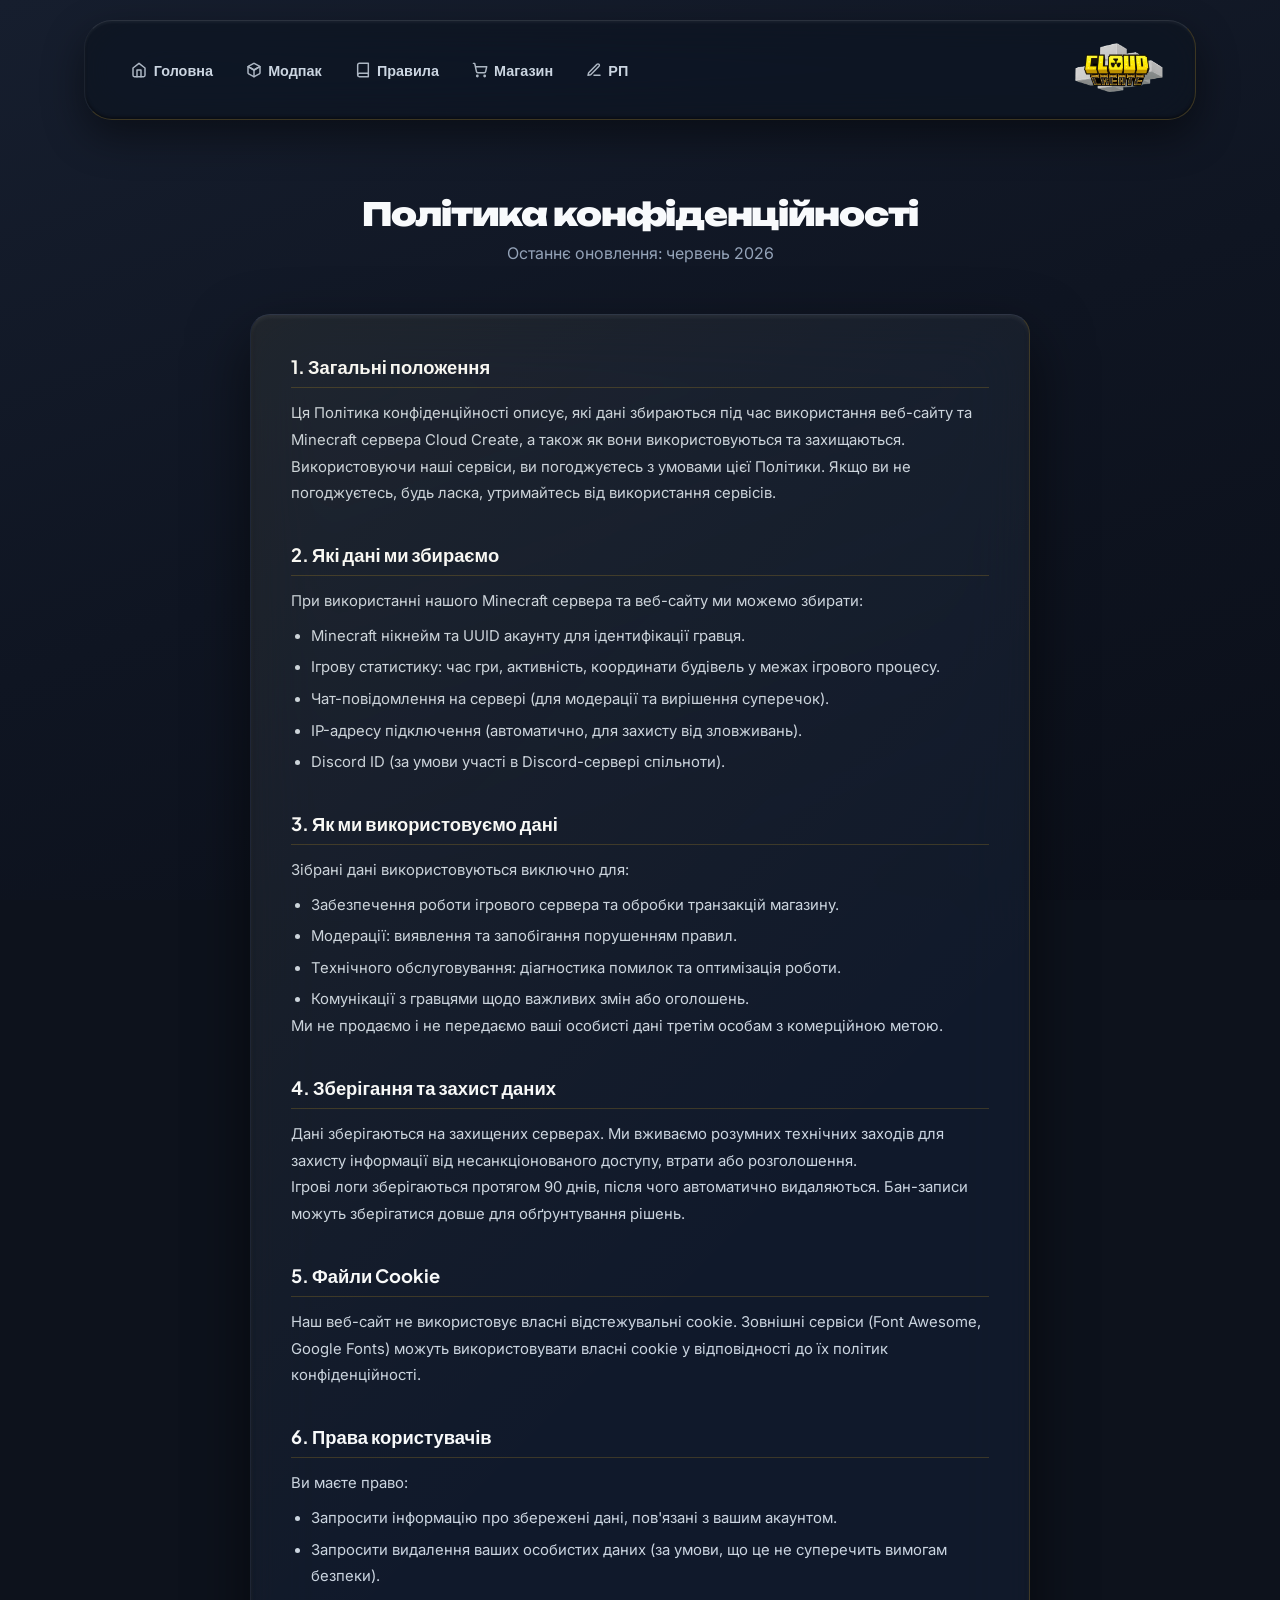
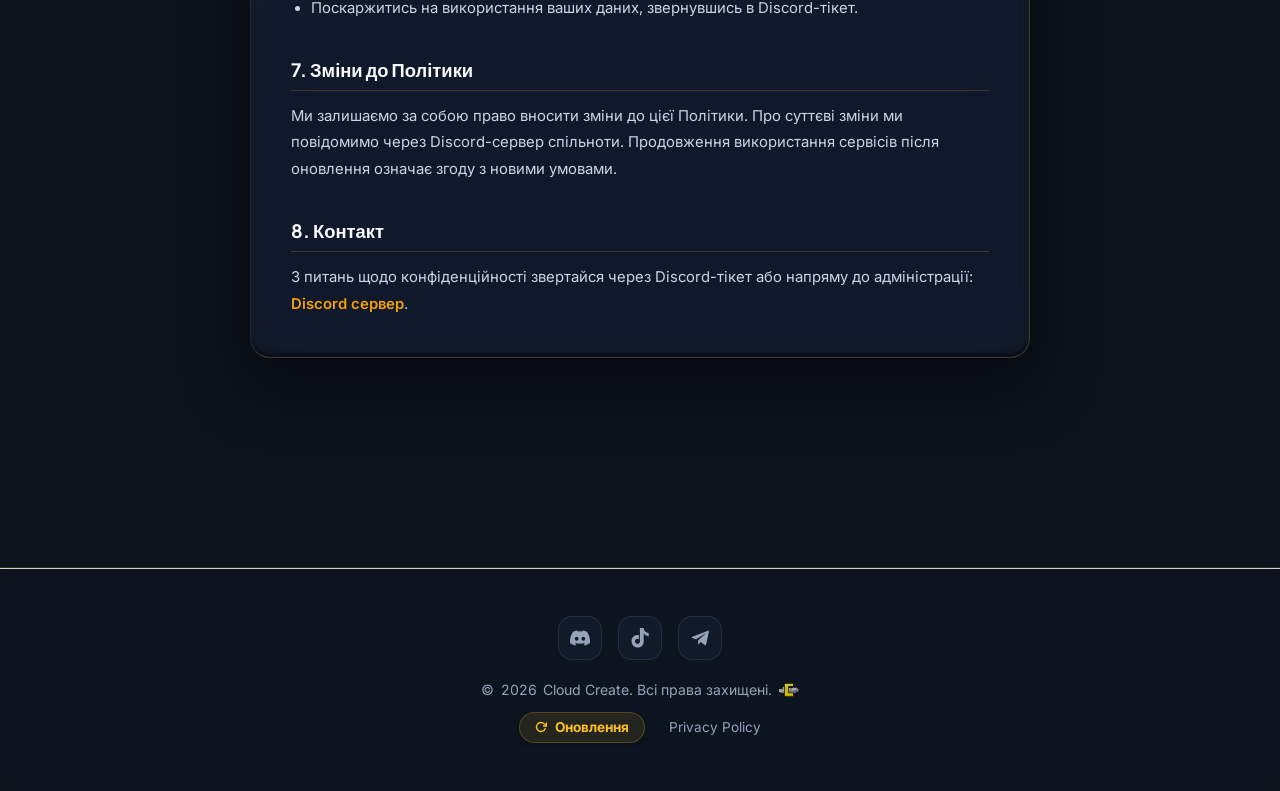
<file: privacy-policy.html>
<!DOCTYPE html>
<html lang="uk">
<head>
  <meta charset="UTF-8">
  <meta name="viewport" content="width=device-width, initial-scale=1.0">
  <title>Cloud Create — Privacy Policy</title>
  <meta name="description" content="Політика конфіденційності сервера Cloud Create.">
  <link rel="icon" type="image/png" href="logo_s.png">
  <link rel="stylesheet" href="style.css">

  <style>
    .policy-section {
      margin-bottom: 2.25rem;
    }
    .policy-section h2 {
      font-family: var(--font-display);
      font-size: 1.15rem;
      font-weight: 700;
      color: var(--text-main);
      margin-bottom: 0.75rem;
      padding-bottom: 0.5rem;
      border-bottom: 1px solid rgba(251, 191, 36, 0.18);
    }
    .policy-section p,
    .policy-section li {
      color: var(--text-body);
      font-size: 0.93rem;
      line-height: 1.8;
    }
    .policy-section ul {
      padding-left: 1.25rem;
      list-style: disc;
      margin-top: 0.5rem;
    }
    .policy-section li { margin-top: 0.3rem; }
  </style>
</head>
<body>

  <div class="sky-bg"></div>

  <header>
    <nav>
      <div class="logo">
        <a href="home" aria-label="Cloud Create — Головна">
          <img src="logo.png" alt="Cloud Create" class="logo-icon">
        </a>
      </div>
      <button class="menu-toggle" id="mobile-menu-btn" aria-label="Меню" aria-expanded="false">
        <span></span>
        <span></span>
        <span></span>
      </button>
      <ul class="nav-links" id="nav-menu" role="list">
        <li><a href="home"><svg class="icon" viewBox="0 0 24 24"><path d="m3 9 9-7 9 7v11a2 2 0 0 1-2 2H5a2 2 0 0 1-2-2z"/><polyline points="9 22 9 12 15 12 15 22"/></svg> Головна</a></li>
        <li><a href="modpack"><svg class="icon" viewBox="0 0 24 24"><path d="M21 16V8a2 2 0 0 0-1-1.73l-7-4a2 2 0 0 0-2 0l-7 4A2 2 0 0 0 3 8v8a2 2 0 0 0 1 1.73l7 4a2 2 0 0 0 2 0l7-4A2 2 0 0 0 21 16z"/><polyline points="3.27 6.96 12 12.01 20.73 6.96"/><line x1="12" y1="22.08" x2="12" y2="12"/><line x1="12" y1="12" x2="3.27" y2="6.96"/><line x1="12" y1="12" x2="20.73" y2="6.96"/></svg> Модпак</a></li>
        <li><a href="rules"><svg class="icon" viewBox="0 0 24 24"><path d="M4 19.5A2.5 2.5 0 0 1 6.5 17H20"/><path d="M6.5 2H20v20H6.5A2.5 2.5 0 0 1 4 19.5v-15A2.5 2.5 0 0 1 6.5 2z"/></svg> Правила</a></li>
        <li><a href="shop"><svg class="icon" viewBox="0 0 24 24"><circle cx="8" cy="21" r="1"/><circle cx="19" cy="21" r="1"/><path d="M2.05 2.05h2l2.66 12.42a2 2 0 0 0 2 1.58h9.78a2 2 0 0 0 1.95-1.57l1.65-7.43H5.12"/></svg> Магазин</a></li>
        <li><a href="rp"><svg class="icon" viewBox="0 0 24 24"><path d="M12 20h9"/><path d="M16.5 3.5a2.121 2.121 0 0 1 3 3L7 19l-4 1 1-4L16.5 3.5z"/></svg> РП</a></li>
      </ul>
    </nav>
  </header>

  <main>
    <div class="container">

      <!-- Page Hero -->
      <div class="page-hero">
        <h1 class="section-title" style="font-size:2rem;">Політика конфіденційності</h1>
        <p class="section-subtitle" style="margin:0.5rem auto 0;">
          Останнє оновлення: червень 2026
        </p>
      </div>

      <!-- Policy Content -->
      <div class="card" style="max-width:780px; margin:0 auto 4rem; padding:2.5rem 2.5rem;">

        <div class="policy-section">
          <h2>1. Загальні положення</h2>
          <p>Ця Політика конфіденційності описує, які дані збираються під час використання веб-сайту та Minecraft сервера Cloud Create, а також як вони використовуються та захищаються.</p>
          <p>Використовуючи наші сервіси, ви погоджуєтесь з умовами цієї Політики. Якщо ви не погоджуєтесь, будь ласка, утримайтесь від використання сервісів.</p>
        </div>

        <div class="policy-section">
          <h2>2. Які дані ми збираємо</h2>
          <p>При використанні нашого Minecraft сервера та веб-сайту ми можемо збирати:</p>
          <ul>
            <li>Minecraft нікнейм та UUID акаунту для ідентифікації гравця.</li>
            <li>Ігрову статистику: час гри, активність, координати будівель у межах ігрового процесу.</li>
            <li>Чат-повідомлення на сервері (для модерації та вирішення суперечок).</li>
            <li>IP-адресу підключення (автоматично, для захисту від зловживань).</li>
            <li>Discord ID (за умови участі в Discord-сервері спільноти).</li>
          </ul>
        </div>

        <div class="policy-section">
          <h2>3. Як ми використовуємо дані</h2>
          <p>Зібрані дані використовуються виключно для:</p>
          <ul>
            <li>Забезпечення роботи ігрового сервера та обробки транзакцій магазину.</li>
            <li>Модерації: виявлення та запобігання порушенням правил.</li>
            <li>Технічного обслуговування: діагностика помилок та оптимізація роботи.</li>
            <li>Комунікації з гравцями щодо важливих змін або оголошень.</li>
          </ul>
          <p>Ми не продаємо і не передаємо ваші особисті дані третім особам з комерційною метою.</p>
        </div>

        <div class="policy-section">
          <h2>4. Зберігання та захист даних</h2>
          <p>Дані зберігаються на захищених серверах. Ми вживаємо розумних технічних заходів для захисту інформації від несанкціонованого доступу, втрати або розголошення.</p>
          <p>Ігрові логи зберігаються протягом 90 днів, після чого автоматично видаляються. Бан-записи можуть зберігатися довше для обґрунтування рішень.</p>
        </div>

        <div class="policy-section">
          <h2>5. Файли Cookie</h2>
          <p>Наш веб-сайт не використовує власні відстежувальні cookie. Зовнішні сервіси (Font Awesome, Google Fonts) можуть використовувати власні cookie у відповідності до їх політик конфіденційності.</p>
        </div>

        <div class="policy-section">
          <h2>6. Права користувачів</h2>
          <p>Ви маєте право:</p>
          <ul>
            <li>Запросити інформацію про збережені дані, пов'язані з вашим акаунтом.</li>
            <li>Запросити видалення ваших особистих даних (за умови, що це не суперечить вимогам безпеки).</li>
            <li>Поскаржитись на використання ваших даних, звернувшись в Discord-тікет.</li>
          </ul>
        </div>

        <div class="policy-section">
          <h2>7. Зміни до Політики</h2>
          <p>Ми залишаємо за собою право вносити зміни до цієї Політики. Про суттєві зміни ми повідомимо через Discord-сервер спільноти. Продовження використання сервісів після оновлення означає згоду з новими умовами.</p>
        </div>

        <div class="policy-section" style="margin-bottom:0;">
          <h2>8. Контакт</h2>
          <p>З питань щодо конфіденційності звертайся через Discord-тікет або напряму до адміністрації: <a href="#" data-discord-url style="color:var(--accent); font-weight:600;">Discord сервер</a>.</p>
        </div>

      </div>
    </div><!-- /container -->
  </main>

  <footer>
    <div class="footer-socials">
      <a href="#" data-discord-url target="_blank" rel="noopener" aria-label="Discord">
        <svg class="icon" viewBox="0 0 24 24" style="width:20px; height:20px; stroke:none; fill:currentColor;"><path d="M20.317 4.37a19.791 19.791 0 0 0-4.885-1.515.074.074 0 0 0-.079.037c-.21.375-.444.864-.608 1.25a18.27 18.27 0 0 0-5.487 0 12.64 12.64 0 0 0-.617-1.25.077.077 0 0 0-.079-.037A19.736 19.736 0 0 0 3.677 4.37a.07.07 0 0 0-.032.027C.533 9.046-.32 13.58.099 18.057a.082.082 0 0 0 .031.057 19.9 19.9 0 0 0 5.993 3.03.078.078 0 0 0 .084-.028c.462-.63.874-1.295 1.226-1.994.021-.041.001-.09-.041-.106a13.094 13.094 0 0 1-1.873-.894.077.077 0 0 1-.008-.128c.126-.093.252-.19.372-.287a.075.075 0 0 1 .077-.011c3.92 1.793 8.18 1.793 12.061 0a.073.073 0 0 1 .078.009c.12.099.246.195.373.289a.077.077 0 0 1-.006.127 12.299 12.299 0 0 1-1.873.894.077.077 0 0 0-.041.107c.36.698.772 1.362 1.225 1.993a.076.076 0 0 0 .084.028 19.839 19.839 0 0 0 6.002-3.03.077.077 0 0 0 .032-.054c.5-5.177-.838-9.674-3.549-13.66a.061.061 0 0 0-.031-.03zM8.02 15.33c-1.183 0-2.157-1.085-2.157-2.419 0-1.333.956-2.419 2.156-2.419 1.21 0 2.176 1.096 2.157 2.42 0 1.333-.956 2.418-2.156 2.418zm7.975 0c-1.183 0-2.157-1.085-2.157-2.419 0-1.333.955-2.419 2.156-2.419 1.21 0 2.176 1.096 2.157 2.42 0 1.333-.946 2.418-2.156 2.418z"/></svg>
      </a>
      <a href="#" data-tiktok-url target="_blank" rel="noopener" aria-label="TikTok">
        <svg class="icon" viewBox="0 0 24 24" style="width:20px; height:20px; stroke:none; fill:currentColor;"><path d="M12.525.02c1.31-.02 2.61-.01 3.91-.02.08 1.53.63 3.09 1.75 4.17 1.12 1.11 2.7 1.62 4.24 1.79v4.03c-1.44-.17-2.89-.6-4.09-1.47-.77-.56-1.44-1.27-1.9-2.1v9.99c-.06 2.05-.87 4.13-2.5 5.39-1.92 1.52-4.66 1.9-6.96 1.15-2.53-.79-4.51-2.96-5.06-5.56-.63-2.88.58-6.15 3-7.76 1.71-1.15 3.92-1.36 5.86-.78v4.2c-1.2-.44-2.6-.28-3.61.52-.98.74-1.35 2.1-1.04 3.29.32 1.34 1.62 2.29 2.99 2.23 1.52-.01 2.76-1.25 2.77-2.77V.02Z"/></svg>
      </a>
      <a href="#" data-telegram-url target="_blank" rel="noopener" title="Telegram" aria-label="Telegram">
        <svg class="icon" viewBox="0 0 24 24" style="width:20px; height:20px; stroke:none; fill:currentColor;"><path d="M20.665 3.717l-17.73 6.837c-1.21.486-1.203 1.161-.222 1.462l4.552 1.42 10.532-6.645c.498-.303.953-.14.579.192l-8.533 7.701-.33 4.955c.485 0 .7-.223.971-.485l2.334-2.27 4.857 3.589c.895.493 1.538.239 1.761-.83l3.186-15.01c.326-1.309-.5-1.902-1.357-1.42z"/></svg>
      </a>
    </div>
    <p style="display: flex; align-items: center; justify-content: center; gap: 0.4rem; flex-wrap: wrap;">
      © <span data-year></span> Cloud Create. Всі права захищені.
      <img src="logo_s.png" alt="" style="width: 1.25rem; height: 1.25rem; object-fit: contain; opacity: 0.8; vertical-align: middle;">
    </p>
    <div class="footer-links">
      <a href="updates" class="footer-update-link">
        <svg class="icon update-btn-icon" viewBox="0 0 24 24"><polyline points="23 4 23 10 17 10"></polyline><path d="M20.49 15a9 9 0 1 1-2.12-9.36L23 10"></path></svg>
        Оновлення
      </a>
      <a href="privacy-policy">Privacy Policy</a>
    </div>
  </footer>

  <script src="main.js"></script>
</body>
</html>
</file>
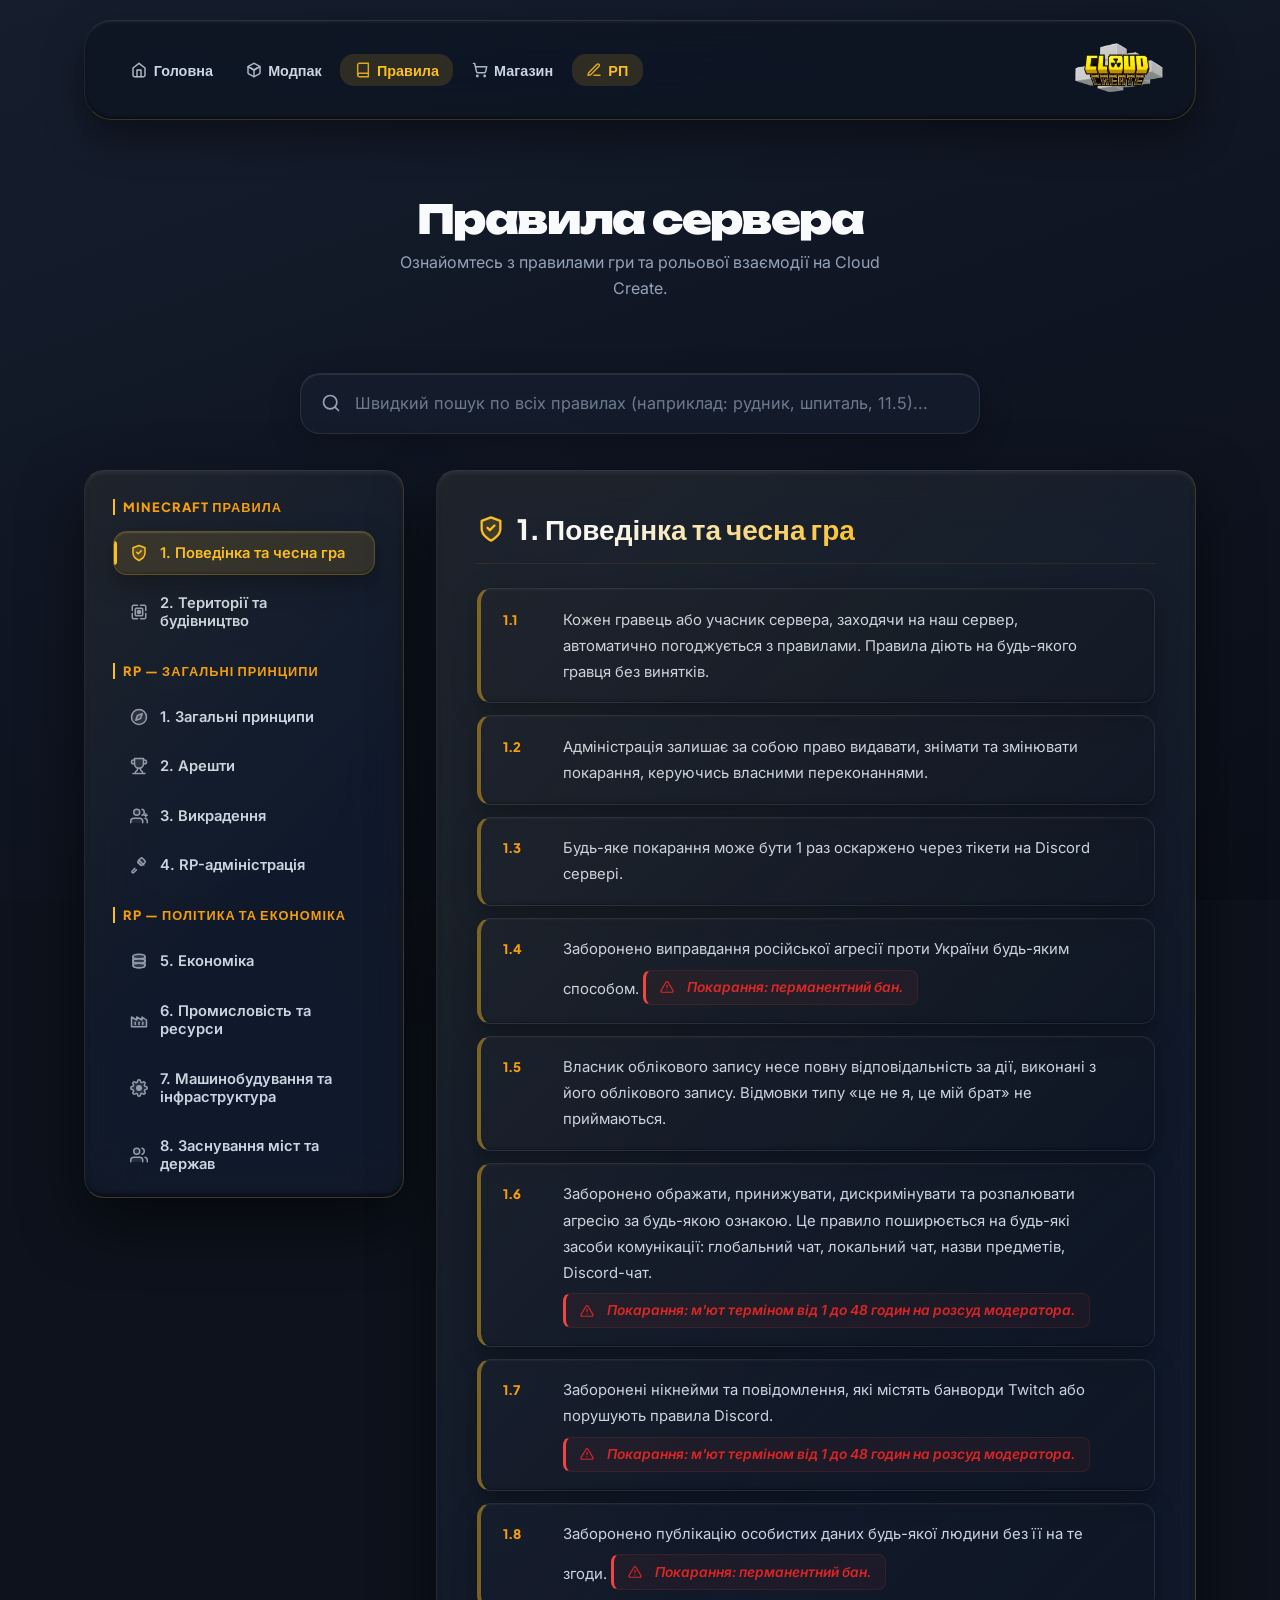
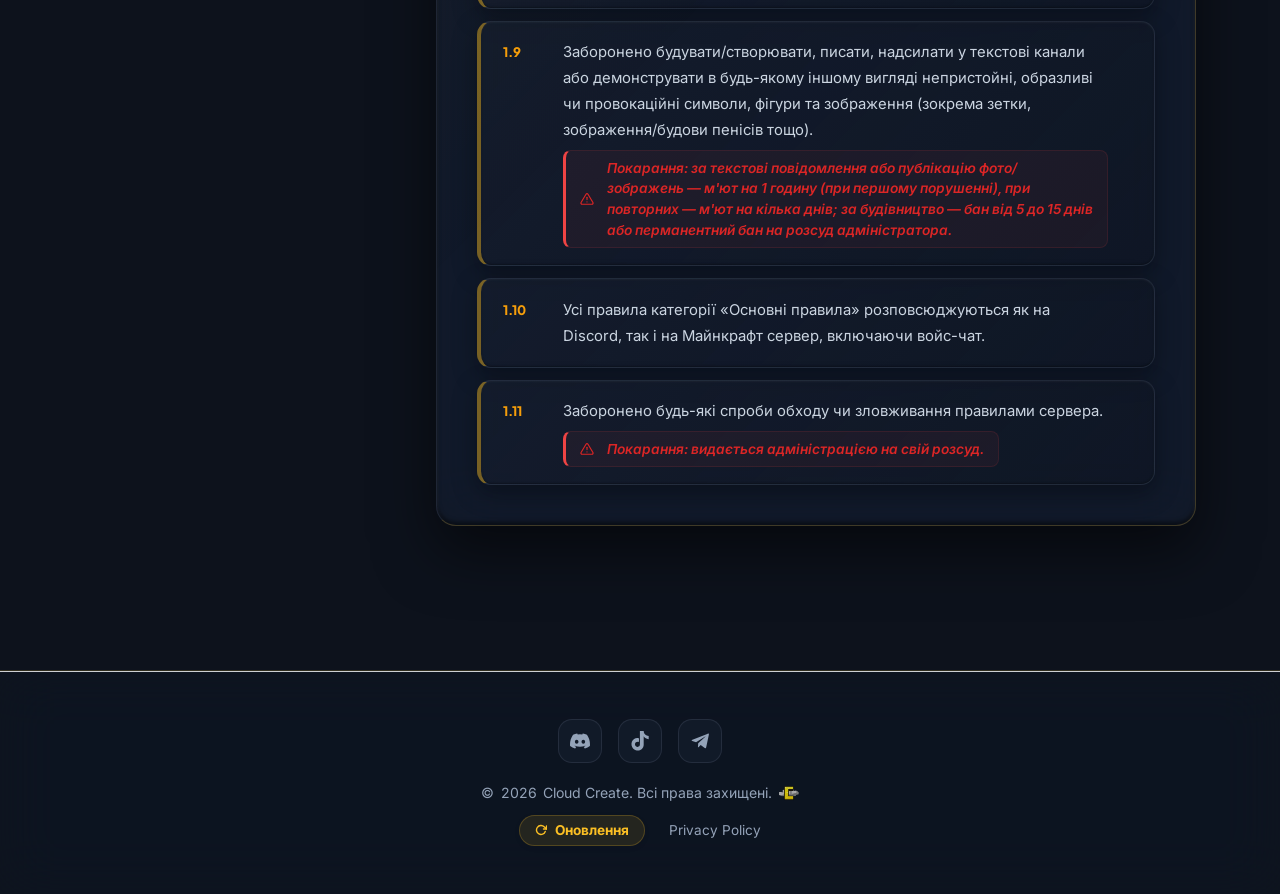
<file: rp.html>
<!DOCTYPE html>
<html lang="uk">

<head>
  <meta charset="UTF-8">
  <meta name="viewport" content="width=device-width, initial-scale=1.0">
  <title>Cloud Create — Правила сервера</title>
  <meta name="description" content="Правила гри та спілкування на сервері Cloud Create. Ознайомся перед початком гри.">
  <link rel="icon" type="image/x-icon" href="favicon.ico">
  <link rel="icon" type="image/png" sizes="32x32" href="favicon.png">
  <link rel="apple-touch-icon" href="favicon.png">
  <link rel="shortcut icon" href="favicon.ico">
  <link rel="stylesheet" href="style.css">
</head>

<body>

  <!-- AMBIENT GLOW ORBS -->
  <div class="glow-orb orb-1"></div>
  <div class="glow-orb orb-2"></div>
  <div class="glow-orb orb-3"></div>

  <!-- SKY BACKGROUND -->
  <div class="sky-bg"></div>

  <!-- HEADER -->
  <header>
    <nav>
      <div class="logo">
        <a href="home" aria-label="Cloud Create — Головна">
          <img src="logo.png" alt="Cloud Create" class="logo-icon">
        </a>
      </div>
      <button class="menu-toggle" id="mobile-menu-btn" aria-label="Меню" aria-expanded="false">
        <span></span>
        <span></span>
        <span></span>
      </button>
      <ul class="nav-links" id="nav-menu" role="list">
        <li><a href="home"><svg class="icon" viewBox="0 0 24 24">
              <path d="m3 9 9-7 9 7v11a2 2 0 0 1-2 2H5a2 2 0 0 1-2-2z" />
              <polyline points="9 22 9 12 15 12 15 22" />
            </svg> Головна</a></li>
        <li><a href="modpack"><svg class="icon" viewBox="0 0 24 24">
              <path
                d="M21 16V8a2 2 0 0 0-1-1.73l-7-4a2 2 0 0 0-2 0l-7 4A2 2 0 0 0 3 8v8a2 2 0 0 0 1 1.73l7 4a2 2 0 0 0 2 0l7-4A2 2 0 0 0 21 16z" />
              <polyline points="3.27 6.96 12 12.01 20.73 6.96" />
              <line x1="12" y1="22.08" x2="12" y2="12" />
              <line x1="12" y1="12" x2="3.27" y2="6.96" />
              <line x1="12" y1="12" x2="20.73" y2="6.96" />
            </svg> Модпак</a></li>
        <li><a href="rules" class="active"><svg class="icon" viewBox="0 0 24 24">
              <path d="M4 19.5A2.5 2.5 0 0 1 6.5 17H20" />
              <path d="M6.5 2H20v20H6.5A2.5 2.5 0 0 1 4 19.5v-15A2.5 2.5 0 0 1 6.5 2z" />
            </svg> Правила</a></li>
        <li><a href="shop"><svg class="icon" viewBox="0 0 24 24">
              <circle cx="8" cy="21" r="1" />
              <circle cx="19" cy="21" r="1" />
              <path d="M2.05 2.05h2l2.66 12.42a2 2 0 0 0 2 1.58h9.78a2 2 0 0 0 1.95-1.57l1.65-7.43H5.12" />
            </svg> Магазин</a></li>
        <li><a href="rp"><svg class="icon" viewBox="0 0 24 24">
              <path d="M12 20h9" />
              <path d="M16.5 3.5a2.121 2.121 0 0 1 3 3L7 19l-4 1 1-4L16.5 3.5z" />
            </svg> РП</a></li>
      </ul>
    </nav>
  </header>

  <main>
    <div class="container">

      <!-- Page Hero -->
      <div class="page-hero">
        <h1 class="section-title" style="font-size:2.5rem;">Правила сервера</h1>
        <p class="section-subtitle" style="max-width:520px; margin:0.5rem auto 0;">Ознайомтесь з правилами гри та
          рольової взаємодії на Cloud Create.</p>
      </div>

      <!-- Global Rules Search Bar (Centrally positioned above rules layout) -->
      <div class="rules-global-search-wrapper">
        <div class="rules-search-box">
          <svg class="icon search-icon" viewBox="0 0 24 24" fill="none" stroke="currentColor" stroke-width="2"
            stroke-linecap="round" stroke-linejoin="round">
            <circle cx="11" cy="11" r="8" />
            <line x1="21" y1="21" x2="16.65" y2="16.65" />
          </svg>
          <input type="text" id="rules-search-input"
            placeholder="Швидкий пошук по всіх правилах (наприклад: рудник, шпиталь, 11.5)..."
            aria-label="Пошук по правилах" autocomplete="off" />
          <button type="button" id="rules-search-clear" class="search-clear-btn" aria-label="Очистити пошук"
            style="display: none;">
            <svg class="icon" viewBox="0 0 24 24" fill="none" stroke="currentColor" stroke-width="2"
              stroke-linecap="round" stroke-linejoin="round">
              <line x1="18" y1="6" x2="6" y2="18" />
              <line x1="6" y1="6" x2="18" y2="18" />
            </svg>
          </button>
        </div>
        <div id="rules-search-status" class="rules-search-status" style="display: none;"></div>
      </div>

      <!-- Rules Mobile Navigation Dropdown (Shown on mobile) -->
      <div class="rules-mobile-nav">
        <button class="rules-mobile-trigger" id="rules-mobile-btn" aria-haspopup="listbox" aria-expanded="false">
          <span class="btn-content">
            <svg class="icon select-icon" viewBox="0 0 24 24" fill="none" stroke="currentColor" stroke-width="2"
              stroke-linecap="round" stroke-linejoin="round">
              <path d="M12 22s8-4 8-10V5l-8-3-8 3v7c0 6 8 10 8 10z" fill="currentColor" fill-opacity="0.16" />
              <path d="M9 11l2 2 4-4" />
            </svg>
            <span class="active-category-text" id="active-category-mobile-text">1. Поведінка та чесна гра</span>
          </span>
          <svg class="icon chevron-icon" viewBox="0 0 24 24">
            <polyline points="6 9 12 15 18 9" />
          </svg>
        </button>
        <div class="rules-mobile-dropdown" id="rules-mobile-menu" role="listbox">
          <div class="rules-mobile-group-title">Minecraft Правила</div>
          <button class="rules-mobile-item active" data-section="mc-1" role="option" aria-selected="true">1. Поведінка
            та чесна гра</button>
          <button class="rules-mobile-item" data-section="mc-2" role="option">2. Території та будівництво</button>

          <div class="rules-mobile-group-title">RP — Загальні принципи</div>
          <button class="rules-mobile-item" data-section="rp-1" role="option">1. Загальні принципи</button>
          <button class="rules-mobile-item" data-section="rp-2" role="option">2. Арешти</button>
          <button class="rules-mobile-item" data-section="rp-3" role="option">3. Викрадення</button>
          <button class="rules-mobile-item" data-section="rp-4" role="option">4. RP-адміністрація</button>

          <div class="rules-mobile-group-title">RP — Політика та економіка</div>
          <button class="rules-mobile-item" data-section="rp-5" role="option">5. Економіка</button>
          <button class="rules-mobile-item" data-section="rp-6" role="option">6. Промисловість та ресурси</button>
          <button class="rules-mobile-item" data-section="rp-7" role="option">7. Машинобудування та інфраструктура</button>
          <button class="rules-mobile-item" data-section="rp-8" role="option">8. Заснування міст та держав</button>
          <button class="rules-mobile-item" data-section="rp-9" role="option">9. Політичні відносини</button>
          <button class="rules-mobile-item" data-section="rp-10" role="option">10. Центральний уряд</button>

          <div class="rules-mobile-group-title">RP — Конфлікти та війни</div>
          <button class="rules-mobile-item" data-section="rp-11" role="option">11. Війна та конфлікти</button>
          <button class="rules-mobile-item" data-section="rp-12" role="option">12. Прикордонний конфлікт</button>
          <button class="rules-mobile-item" data-section="rp-13" role="option">13. Диверсії та спеціальні
            операції</button>
          <button class="rules-mobile-item" data-section="rp-14" role="option">14. Військові табори</button>
          <button class="rules-mobile-item" data-section="rp-15" role="option">15. Військові організації та
            найманці</button>
          <button class="rules-mobile-item" data-section="rp-16" role="option">16. Заборонені предмети під
            час...</button>
          <button class="rules-mobile-item" data-section="rp-17" role="option">17. Віддалені рудники</button>

          <div class="rules-mobile-group-title">Кодекс Адміністрації</div>
          <button class="rules-mobile-item" data-section="adm-1" role="option">Регламент адміністрації</button>

        </div>
      </div>

      <!-- Rules Layout Container -->
      <div class="rules-layout">

        <!-- Sticky Sidebar Menu (Shown on desktop) -->
        <aside class="card rules-sidebar">

          <div class="rules-group">
            <div class="rules-group-title">Minecraft Правила</div>
            <div class="rules-menu-list">
              <button class="rules-menu-item active" data-section="mc-1">
                <svg class="icon" viewBox="0 0 24 24" fill="none" stroke="currentColor" stroke-width="2"
                  stroke-linecap="round" stroke-linejoin="round">
                  <path d="M12 22s8-4 8-10V5l-8-3-8 3v7c0 6 8 10 8 10z" fill="currentColor" fill-opacity="0.16" />
                  <path d="M9 11l2 2 4-4" />
                </svg>
                1. Поведінка та чесна гра
              </button>
              <button class="rules-menu-item" data-section="mc-2">
                <svg class="icon" viewBox="0 0 24 24" fill="none" stroke="currentColor" stroke-width="2"
                  stroke-linecap="round" stroke-linejoin="round">
                  <path d="M3 10V5a2 2 0 0 1 2-2h5" />
                  <path d="M14 3h5a2 2 0 0 1 2 2v5" />
                  <path d="M21 14v5a2 2 0 0 1-2 2h-5" />
                  <path d="M10 21H5a2 2 0 0 1-2-2v-5" />
                  <rect x="7" y="7" width="10" height="10" rx="1.5" fill="currentColor" fill-opacity="0.16" />
                  <circle cx="12" cy="12" r="2" fill="currentColor" />
                </svg>
                2. Території та будівництво
              </button>
            </div>
          </div>

          <div class="rules-group">
            <div class="rules-group-title">RP — Загальні принципи</div>
            <div class="rules-menu-list">
              <button class="rules-menu-item" data-section="rp-1">
                <svg class="icon" viewBox="0 0 24 24" fill="none" stroke="currentColor" stroke-width="2"
                  stroke-linecap="round" stroke-linejoin="round">
                  <circle cx="12" cy="12" r="10" fill="currentColor" fill-opacity="0.16" />
                  <polygon points="16.24 7.76 14.12 14.12 7.76 16.24 9.88 9.88 16.24 7.76" fill="currentColor"
                    fill-opacity="0.25" />
                </svg>
                1. Загальні принципи
              </button>
              <button class="rules-menu-item" data-section="rp-2">
                <svg class="icon" viewBox="0 0 24 24" fill="none" stroke="currentColor" stroke-width="2"
                  stroke-linecap="round" stroke-linejoin="round">
                  <path d="M6 9H4.5a2.5 2.5 0 0 1 0-5H6" fill="currentColor" fill-opacity="0.08" />
                  <path d="M18 9h1.5a2.5 2.5 0 0 0 0-5H18" />
                  <path d="M4 22h16" />
                  <path d="M10 14.66V17c0 .55-.47.98-.97 1.21C7.85 18.75 7 20.24 7 22" />
                  <path d="M14 14.66V17c0 .55.47.98.97 1.21C16.15 18.75 17 20.24 17 22" />
                  <path d="M18 2H6v7a6 6 0 0 0 12 0V2z" fill="currentColor" fill-opacity="0.16" />
                </svg>
                2. Арешти
              </button>
              <button class="rules-menu-item" data-section="rp-3">
                <svg class="icon" viewBox="0 0 24 24" fill="none" stroke="currentColor" stroke-width="2"
                  stroke-linecap="round" stroke-linejoin="round">
                  <path d="M17 21v-2a4 4 0 0 0-4-4H5a4 4 0 0 0-4 4v2" fill="currentColor" fill-opacity="0.12" />
                  <circle cx="9" cy="7" r="4" fill="currentColor" fill-opacity="0.16" />
                  <path d="M23 21v-2a4 4 0 0 0-3-3.87" />
                  <path d="M16 3.13a4 4 0 0 1 0 7.75" />
                  <line x1="19" y1="11" x2="23" y2="11" />
                  <line x1="21" y1="9" x2="21" y2="13" />
                </svg>
                3. Викрадення
              </button>
              <button class="rules-menu-item" data-section="rp-4">
                <svg class="icon" viewBox="0 0 24 24" fill="none" stroke="currentColor" stroke-width="2"
                  stroke-linecap="round" stroke-linejoin="round">
                  <path d="M14.5 12.5l-4-4M6.5 16.5L3 20c-.5.5-.5 1.5 0 2s1.5.5 2 0l3.5-3.5" />
                  <rect x="11.5" y="3.5" width="8" height="8" rx="2" transform="rotate(45 15.5 7.5)" fill="currentColor"
                    fill-opacity="0.16" />
                  <path d="M12 5.5l6.5 6.5" />
                </svg>
                4. RP-адміністрація
              </button>
            </div>
          </div>

          <div class="rules-group">
            <div class="rules-group-title">RP — Політика та економіка</div>
            <div class="rules-menu-list">
              <button class="rules-menu-item" data-section="rp-5">
                <svg class="icon" viewBox="0 0 24 24" fill="none" stroke="currentColor" stroke-width="2"
                  stroke-linecap="round" stroke-linejoin="round">
                  <ellipse cx="12" cy="6" rx="8" ry="3" fill="currentColor" fill-opacity="0.2" />
                  <path d="M4 6v6c0 1.66 3.58 3 8 3s8-1.34 8-3V6" fill="currentColor" fill-opacity="0.08" />
                  <path d="M4 12v6c0 1.66 3.58 3 8 3s8-1.34 8-3v-6" fill="currentColor" fill-opacity="0.08" />
                  <ellipse cx="12" cy="12" rx="8" ry="3" fill="currentColor" fill-opacity="0.16" />
                  <ellipse cx="12" cy="18" rx="8" ry="3" fill="currentColor" fill-opacity="0.16" />
                </svg>
                5. Економіка
              </button>
              <button class="rules-menu-item" data-section="rp-6">
                <svg class="icon" viewBox="0 0 24 24" fill="none" stroke="currentColor" stroke-width="2"
                  stroke-linecap="round" stroke-linejoin="round">
                  <path d="M22 21H2V8l7 4V8l7 4V8l6 4v9z" fill="currentColor" fill-opacity="0.16" />
                  <line x1="7" y1="18" x2="7" y2="15" />
                  <line x1="12" y1="18" x2="12" y2="15" />
                  <line x1="17" y1="18" x2="17" y2="15" />
                </svg>
                6. Промисловість та ресурси
              </button>
              <button class="rules-menu-item" data-section="rp-7">
                <svg class="icon" viewBox="0 0 24 24" fill="none" stroke="currentColor" stroke-width="2"
                  stroke-linecap="round" stroke-linejoin="round">
                  <circle cx="12" cy="12" r="3" fill="currentColor" />
                  <path
                    d="M19.4 15a1.65 1.65 0 0 0 .33 1.82l.06.06a2 2 0 1 1-2.83 2.83l-.06-.06a1.65 1.65 0 0 0-1.82-.33 1.65 1.65 0 0 0-1 1.51V21a2 2 0 0 1-4 0v-.09A1.65 1.65 0 0 0 9 19.4a1.65 1.65 0 0 0-1.82.33l-.06.06a2 2 0 1 1-2.83-2.83l.06-.06a1.65 1.65 0 0 0 .33-1.82 1.65 1.65 0 0 0-1.51-1H3a2 2 0 0 1 0-4h.09A1.65 1.65 0 0 0 4.6 9a1.65 1.65 0 0 0-.33-1.82l-.06-.06a2 2 0 1 1 2.83-2.83l.06.06a1.65 1.65 0 0 0 1.82.33H9a1.65 1.65 0 0 0 1-1.51V3a2 2 0 0 1 4 0v.09a1.65 1.65 0 0 0 1 1.51 1.65 1.65 0 0 0 1.82-.33l.06-.06a2 2 0 1 1 2.83 2.83l-.06.06a1.65 1.65 0 0 0-.33 1.82V9a1.65 1.65 0 0 0 1.51 1H21a2 2 0 0 1 0 4h-.09a1.65 1.65 0 0 0-1.51 1z"
                    fill="currentColor" fill-opacity="0.16" />
                </svg>
                7. Машинобудування та інфраструктура
              </button>
              <button class="rules-menu-item" data-section="rp-8">
                <svg class="icon" viewBox="0 0 24 24" fill="none" stroke="currentColor" stroke-width="2"
                  stroke-linecap="round" stroke-linejoin="round">
                  <path d="M17 21v-2a4 4 0 0 0-4-4H5a4 4 0 0 0-4 4v2" fill="currentColor" fill-opacity="0.16" />
                  <circle cx="9" cy="7" r="4" fill="currentColor" fill-opacity="0.16" />
                  <path d="M23 21v-2a4 4 0 0 0-3-3.87" />
                  <path d="M16 3.13a4 4 0 0 1 0 7.75" />
                </svg>
                8. Заснування міст та держав
              </button>
              <button class="rules-menu-item" data-section="rp-9">
                <svg class="icon" viewBox="0 0 24 24" fill="none" stroke="currentColor" stroke-width="2"
                  stroke-linecap="round" stroke-linejoin="round">
                  <path d="M3 21h18" />
                  <path d="M3 10h18" />
                  <path d="M5 10v7M9 10v7M13 10v7M17 10v7" />
                  <polygon points="12 2 2 10 22 10 12 2" fill="currentColor" fill-opacity="0.16" />
                  <path d="M9 21h6v-4H9v4z" fill="currentColor" fill-opacity="0.2" />
                </svg>
                9. Політичні відносини
              </button>
              <button class="rules-menu-item" data-section="rp-10">
                <svg class="icon" viewBox="0 0 24 24" fill="none" stroke="currentColor" stroke-width="2"
                  stroke-linecap="round" stroke-linejoin="round">
                  <path d="M4 15s1-1 4-1 5 2 8 2 4-1 4-1V3s-1 1-4 1-5-2-8-2-4 1-4 1z" fill="currentColor"
                    fill-opacity="0.16" />
                  <line x1="4" y1="22" x2="4" y2="15" />
                </svg>
                10. Центральний уряд
              </button>
            </div>
          </div>

          <div class="rules-group">
            <div class="rules-group-title">RP — Конфлікти та війни</div>
            <div class="rules-menu-list">
              <button class="rules-menu-item" data-section="rp-11">
                <svg class="icon" viewBox="0 0 24 24" fill="none" stroke="currentColor" stroke-width="2"
                  stroke-linecap="round" stroke-linejoin="round">
                  <path d="M12 22s8-4 8-10V5l-8-3-8 3v7c0 6 8 10 8 10z" fill="currentColor" fill-opacity="0.12" />
                  <polyline points="14.5 17.5 3 6 3 3 6 3 17.5 14.5" />
                  <line x1="13" y1="19" x2="19" y2="13" />
                  <line x1="16" y1="16" x2="20" y2="20" />
                  <polyline points="14.5 6.5 18 3 21 3 21 6 17.5 9.5" />
                  <line x1="3" y1="21" x2="9" y2="15" />
                </svg>
                11. Війна та конфлікти
              </button>
              <button class="rules-menu-item" data-section="rp-12">
                <svg class="icon" viewBox="0 0 24 24" fill="none" stroke="currentColor" stroke-width="2"
                  stroke-linecap="round" stroke-linejoin="round">
                  <path d="M4 15s1-1 4-1 5 2 8 2 4-1 4-1V3s-1 1-4 1-5-2-8-2-4 1-4 1z" fill="currentColor"
                    fill-opacity="0.16" />
                  <line x1="4" y1="22" x2="4" y2="15" />
                  <line x1="12" y1="22" x2="12" y2="17" />
                  <line x1="20" y1="22" x2="20" y2="15" />
                </svg>
                12. Прикордонний конфлікт
              </button>
              <button class="rules-menu-item" data-section="rp-13">
                <svg class="icon" viewBox="0 0 24 24" fill="none" stroke="currentColor" stroke-width="2"
                  stroke-linecap="round" stroke-linejoin="round">
                  <circle cx="11" cy="13" r="7" fill="currentColor" fill-opacity="0.16" />
                  <path d="M16 8l3.5-3.5" />
                  <path d="M20 3.5c1-1 2 0 1 1s-1 2-2 1" />
                  <path d="M9 11l4 4" />
                </svg>
                13. Диверсії та спеціальні операції
              </button>
              <button class="rules-menu-item" data-section="rp-14">
                <svg class="icon" viewBox="0 0 24 24" fill="none" stroke="currentColor" stroke-width="2"
                  stroke-linecap="round" stroke-linejoin="round">
                  <polygon points="12 3 2 21 22 21 12 3" fill="currentColor" fill-opacity="0.16" />
                  <polyline points="12 3 12 21" />
                  <path d="M5 21l7-8 7 8" />
                </svg>
                14. Військові табори
              </button>
              <button class="rules-menu-item" data-section="rp-15">
                <svg class="icon" viewBox="0 0 24 24" fill="none" stroke="currentColor" stroke-width="2"
                  stroke-linecap="round" stroke-linejoin="round">
                  <path d="M12 2a5 5 0 0 0-5 5v3h10V7a5 5 0 0 0-5-5z" fill="currentColor" fill-opacity="0.16" />
                  <path d="M17 10h2a2 2 0 0 1 2 2v2a8 8 0 0 1-16 0v-2a2 2 0 0 1 2-2h2" />
                  <path d="M9 14h6M9 16h6" />
                </svg>
                15. Військові організації та найманці
              </button>
              <button class="rules-menu-item" data-section="rp-16">
                <svg class="icon" viewBox="0 0 24 24" fill="none" stroke="currentColor" stroke-width="2"
                  stroke-linecap="round" stroke-linejoin="round">
                  <path d="M10.29 3.86L1.82 18a2 2 0 0 0 1.71 3h16.94a2 2 0 0 0 1.71-3L13.71 3.86a2 2 0 0 0-3.42 0z"
                    fill="currentColor" fill-opacity="0.16" />
                  <line x1="12" y1="9" x2="12" y2="13" />
                  <line x1="12" y1="17" x2="12.01" y2="17" />
                </svg>
                16. Заборонені предмети під час...
              </button>
              <button class="rules-menu-item" data-section="rp-17">
                <svg class="icon" viewBox="0 0 24 24" fill="none" stroke="currentColor" stroke-width="2"
                  stroke-linecap="round" stroke-linejoin="round">
                  <path d="M21 16V8a2 2 0 0 0-1-1.73l-7-4a2 2 0 0 0-2 0l-7 4A2 2 0 0 0 3 8v8a2 2 0 0 0 1 1.73l7 4a2 2 0 0 0 2 0l7-4A2 2 0 0 0 21 16z" fill="currentColor" fill-opacity="0.16"/>
                  <polyline points="3.27 6.96 12 12.01 20.73 6.96"/>
                  <line x1="12" y1="22.08" x2="12" y2="12"/>
                </svg>
                17. Віддалені рудники
              </button>
            </div>
          </div>

          <div class="rules-group">
            <div class="rules-group-title">Кодекс Адміністрації</div>
            <div class="rules-menu-list">
              <button class="rules-menu-item" data-section="adm-1">
                <svg class="icon" viewBox="0 0 24 24" fill="none" stroke="currentColor" stroke-width="2"
                  stroke-linecap="round" stroke-linejoin="round">
                  <path d="M12 22s8-4 8-10V5l-8-3-8 3v7c0 6 8 10 8 10z" fill="currentColor" fill-opacity="0.16" />
                  <path d="M12 8v4" />
                  <path d="M12 16h.01" />
                </svg>
                Регламент адміністрації
              </button>
            </div>
          </div>

        </aside>

        <!-- Rules Content Card -->
        <div class="card rules-content" id="rules-content-card">

          <!-- MINECRAFT RULES -->
          <!-- 1. Behavior and Fair Play -->
          <div id="mc-1" class="rules-section active">
            <h2 class="rules-card-title">
              <svg class="icon" viewBox="0 0 24 24" fill="none" stroke="currentColor" stroke-width="2"
                stroke-linecap="round" stroke-linejoin="round">
                <path d="M12 22s8-4 8-10V5l-8-3-8 3v7c0 6 8 10 8 10z" fill="currentColor" fill-opacity="0.16" />
                <path d="M9 11l2 2 4-4" />
              </svg>
              <span>1. Поведінка та чесна гра</span>
            </h2>
            <div class="rules-list">
              <div class="rule-item">
                <span class="rule-num">1.1</span>
                <div class="rule-text">Кожен гравець або учасник сервера, заходячи на наш сервер, автоматично
                  погоджується з правилами. Правила діють на будь-якого гравця без винятків.</div>
              </div>
              <div class="rule-item">
                <span class="rule-num">1.2</span>
                <div class="rule-text">Адміністрація залишає за собою право видавати, знімати та змінювати покарання,
                  керуючись власними переконаннями.</div>
              </div>
              <div class="rule-item">
                <span class="rule-num">1.3</span>
                <div class="rule-text">Будь-яке покарання може бути 1 раз оскаржено через тікети на Discord сервері.
                </div>
              </div>
              <div class="rule-item">
                <span class="rule-num">1.4</span>
                <div class="rule-text">
                  Заборонено виправдання російської агресії проти України будь-яким способом.
                  <em class="rule-penalty"><svg class="icon" viewBox="0 0 24 24" fill="none" stroke="currentColor"
                      stroke-width="2.5" style="width: 14px; height: 14px; margin-right: 5px; vertical-align: -2px;">
                      <path
                        d="M10.29 3.86L1.82 18a2 2 0 0 0 1.71 3h16.94a2 2 0 0 0 1.71-3L13.71 3.86a2 2 0 0 0-3.42 0z" />
                      <line x1="12" y1="9" x2="12" y2="13" />
                      <line x1="12" y1="17" x2="12.01" y2="17" />
                    </svg>Покарання: перманентний бан.</em>
                </div>
              </div>
              <div class="rule-item">
                <span class="rule-num">1.5</span>
                <div class="rule-text">Власник облікового запису несе повну відповідальність за дії, виконані з його
                  облікового запису. Відмовки типу «це не я, це мій брат» не приймаються.</div>
              </div>
              <div class="rule-item">
                <span class="rule-num">1.6</span>
                <div class="rule-text">
                  Заборонено ображати, принижувати, дискримінувати та розпалювати агресію за будь-якою ознакою. Це
                  правило поширюється на будь-які засоби комунікації: глобальний чат, локальний чат, назви предметів,
                  Discord-чат.
                  <em class="rule-penalty"><svg class="icon" viewBox="0 0 24 24" fill="none" stroke="currentColor"
                      stroke-width="2.5" style="width: 14px; height: 14px; margin-right: 5px; vertical-align: -2px;">
                      <path
                        d="M10.29 3.86L1.82 18a2 2 0 0 0 1.71 3h16.94a2 2 0 0 0 1.71-3L13.71 3.86a2 2 0 0 0-3.42 0z" />
                      <line x1="12" y1="9" x2="12" y2="13" />
                      <line x1="12" y1="17" x2="12.01" y2="17" />
                    </svg>Покарання: м'ют терміном від 1 до 48 годин на розсуд модератора.</em>
                </div>
              </div>
              <div class="rule-item">
                <span class="rule-num">1.7</span>
                <div class="rule-text">
                  Заборонені нікнейми та повідомлення, які містять банворди Twitch або порушують правила Discord.
                  <em class="rule-penalty"><svg class="icon" viewBox="0 0 24 24" fill="none" stroke="currentColor"
                      stroke-width="2.5" style="width: 14px; height: 14px; margin-right: 5px; vertical-align: -2px;">
                      <path
                        d="M10.29 3.86L1.82 18a2 2 0 0 0 1.71 3h16.94a2 2 0 0 0 1.71-3L13.71 3.86a2 2 0 0 0-3.42 0z" />
                      <line x1="12" y1="9" x2="12" y2="13" />
                      <line x1="12" y1="17" x2="12.01" y2="17" />
                    </svg>Покарання: м'ют терміном від 1 до 48 годин на розсуд модератора.</em>
                </div>
              </div>
              <div class="rule-item">
                <span class="rule-num">1.8</span>
                <div class="rule-text">
                  Заборонено публікацію особистих даних будь-якої людини без її на те згоди.
                  <em class="rule-penalty"><svg class="icon" viewBox="0 0 24 24" fill="none" stroke="currentColor"
                      stroke-width="2.5" style="width: 14px; height: 14px; margin-right: 5px; vertical-align: -2px;">
                      <path
                        d="M10.29 3.86L1.82 18a2 2 0 0 0 1.71 3h16.94a2 2 0 0 0 1.71-3L13.71 3.86a2 2 0 0 0-3.42 0z" />
                      <line x1="12" y1="9" x2="12" y2="13" />
                      <line x1="12" y1="17" x2="12.01" y2="17" />
                    </svg>Покарання: перманентний бан.</em>
                </div>
              </div>
              <div class="rule-item">
                <span class="rule-num">1.9</span>
                <div class="rule-text">
                  Заборонено будувати/створювати, писати, надсилати у текстові канали або демонструвати в будь-якому
                  іншому вигляді непристойні, образливі чи провокаційні символи, фігури та зображення (зокрема зетки,
                  зображення/будови пенісів тощо).
                  <em class="rule-penalty"><svg class="icon" viewBox="0 0 24 24" fill="none" stroke="currentColor"
                      stroke-width="2.5" style="width: 14px; height: 14px; margin-right: 5px; vertical-align: -2px;">
                      <path
                        d="M10.29 3.86L1.82 18a2 2 0 0 0 1.71 3h16.94a2 2 0 0 0 1.71-3L13.71 3.86a2 2 0 0 0-3.42 0z" />
                      <line x1="12" y1="9" x2="12" y2="13" />
                      <line x1="12" y1="17" x2="12.01" y2="17" />
                    </svg>Покарання: за текстові повідомлення або публікацію фото/зображень — м'ют на 1 годину (при
                    першому порушенні), при повторних — м'ют на кілька днів; за будівництво — бан від 5 до 15 днів або
                    перманентний бан на розсуд адміністратора.</em>
                </div>
              </div>
              <div class="rule-item">
                <span class="rule-num">1.10</span>
                <div class="rule-text">Усі правила категорії «Основні правила» розповсюджуються як на Discord, так і на
                  Майнкрафт сервер, включаючи войс-чат.</div>
              </div>
              <div class="rule-item">
                <span class="rule-num">1.11</span>
                <div class="rule-text">
                  Заборонено будь-які спроби обходу чи зловживання правилами сервера.
                  <em class="rule-penalty"><svg class="icon" viewBox="0 0 24 24" fill="none" stroke="currentColor"
                      stroke-width="2.5" style="width: 14px; height: 14px; margin-right: 5px; vertical-align: -2px;">
                      <path
                        d="M10.29 3.86L1.82 18a2 2 0 0 0 1.71 3h16.94a2 2 0 0 0 1.71-3L13.71 3.86a2 2 0 0 0-3.42 0z" />
                      <line x1="12" y1="9" x2="12" y2="13" />
                      <line x1="12" y1="17" x2="12.01" y2="17" />
                    </svg>Покарання: видається адміністрацією на свій розсуд.</em>
                </div>
              </div>
            </div>
          </div>

          <!-- 2. Territories and Construction -->
          <div id="mc-2" class="rules-section">
            <h2 class="rules-card-title">
              <svg class="icon" viewBox="0 0 24 24" fill="none" stroke="currentColor" stroke-width="2"
                stroke-linecap="round" stroke-linejoin="round">
                <path d="M3 10V5a2 2 0 0 1 2-2h5" />
                <path d="M14 3h5a2 2 0 0 1 2 2v5" />
                <path d="M21 14v5a2 2 0 0 1-2 2h-5" />
                <path d="M10 21H5a2 2 0 0 1-2-2v-5" />
                <rect x="7" y="7" width="10" height="10" rx="1.5" fill="currentColor" fill-opacity="0.16" />
                <circle cx="12" cy="12" r="2" fill="currentColor" />
              </svg>
              <span>2. Території та будівництво</span>
            </h2>
            <div class="rules-list">
              <div class="rule-item">
                <span class="rule-num">2.1</span>
                <div class="rule-text">Приват територій здійснюється виключно за допомогою моду <strong>«Open Parties
                    and Claims»</strong>. Будь-які привати табличками або подібні до них не вважаються за привати.</div>
              </div>
              <div class="rule-item">
                <span class="rule-num">2.2</span>
                <div class="rule-text">Якщо менша частина конструкції знаходиться на вільній території, конструкція
                  вважається частиною привату, якому належить більша її частина.</div>
              </div>
              <div class="rule-item">
                <span class="rule-num">2.3</span>
                <div class="rule-text">
                  Заборонені будь-які механізми, побудовані з метою нашкодити серверу чи гравцю. Про ферми, що значно
                  навантажують сервер, гравець має бути повідомлений та знести їх протягом тижня. Про знесення лаг-машин
                  гравців повідомляти не потрібно.
                  <em class="rule-penalty"><svg class="icon" viewBox="0 0 24 24" fill="none" stroke="currentColor"
                      stroke-width="2.5" style="width: 14px; height: 14px; margin-right: 5px; vertical-align: -2px;">
                      <path
                        d="M10.29 3.86L1.82 18a2 2 0 0 0 1.71 3h16.94a2 2 0 0 0 1.71-3L13.71 3.86a2 2 0 0 0-3.42 0z" />
                      <line x1="12" y1="9" x2="12" y2="13" />
                      <line x1="12" y1="17" x2="12.01" y2="17" />
                    </svg>Покарання: перманентний бан за лаг-машину; бан від 7 до 10 днів на розсуд адміністратора за
                    механізм, що навантажує сервер (при повторному порушенні — перманентний бан).</em>
                </div>
              </div>
              <div class="rule-item">
                <span class="rule-num">2.4</span>
                <div class="rule-text">
                  Заборонено засмічувати світ хаотично поставленими блоками.
                  <em class="rule-penalty"><svg class="icon" viewBox="0 0 24 24" fill="none" stroke="currentColor"
                      stroke-width="2.5" style="width: 14px; height: 14px; margin-right: 5px; vertical-align: -2px;">
                      <path
                        d="M10.29 3.86L1.82 18a2 2 0 0 0 1.71 3h16.94a2 2 0 0 0 1.71-3L13.71 3.86a2 2 0 0 0-3.42 0z" />
                      <line x1="12" y1="9" x2="12" y2="13" />
                      <line x1="12" y1="17" x2="12.01" y2="17" />
                    </svg>Покарання: бан від 1 до 7 днів на розсуд адміністратора.</em>
                </div>
              </div>
              <div class="rule-item">
                <span class="rule-num">2.5</span>
                <div class="rule-text">
                  Заборонено залишати блоки чи непотрібні конструкції фізичними. Завжди вимикайте фізику непотрібним
                  конструкціям.
                  <em class="rule-penalty"><svg class="icon" viewBox="0 0 24 24" fill="none" stroke="currentColor"
                      stroke-width="2.5" style="width: 14px; height: 14px; margin-right: 5px; vertical-align: -2px;">
                      <path
                        d="M10.29 3.86L1.82 18a2 2 0 0 0 1.71 3h16.94a2 2 0 0 0 1.71-3L13.71 3.86a2 2 0 0 0-3.42 0z" />
                      <line x1="12" y1="9" x2="12" y2="13" />
                      <line x1="12" y1="17" x2="12.01" y2="17" />
                    </svg>Покарання: бан від 1 до 10 днів на розсуд адміністратора.</em>
                </div>
              </div>
              <div class="rule-item">
                <span class="rule-num">2.6</span>
                <div class="rule-text">
                  Заборонено продавати ігрові ресурси за реальні цінності.
                  <em class="rule-penalty"><svg class="icon" viewBox="0 0 24 24" fill="none" stroke="currentColor"
                      stroke-width="2.5" style="width: 14px; height: 14px; margin-right: 5px; vertical-align: -2px;">
                      <path
                        d="M10.29 3.86L1.82 18a2 2 0 0 0 1.71 3h16.94a2 2 0 0 0 1.71-3L13.71 3.86a2 2 0 0 0-3.42 0z" />
                      <line x1="12" y1="9" x2="12" y2="13" />
                      <line x1="12" y1="17" x2="12.01" y2="17" />
                    </svg>Покарання: перманентний бан.</em>
                </div>
              </div>
              <div class="rule-item">
                <span class="rule-num">2.7</span>
                <div class="rule-text">
                  Заборонено гриферство у будь-якому його вигляді: руйнування чужих будівель, крадіжка речей, вбивство
                  чужих мобів, вбивство гравців без РП-причини.
                  <em class="rule-penalty"><svg class="icon" viewBox="0 0 24 24" fill="none" stroke="currentColor"
                      stroke-width="2.5" style="width: 14px; height: 14px; margin-right: 5px; vertical-align: -2px;">
                      <path
                        d="M10.29 3.86L1.82 18a2 2 0 0 0 1.71 3h16.94a2 2 0 0 0 1.71-3L13.71 3.86a2 2 0 0 0-3.42 0z" />
                      <line x1="12" y1="9" x2="12" y2="13" />
                      <line x1="12" y1="17" x2="12.01" y2="17" />
                    </svg>Покарання: бан від 10 до 30 днів або перманентний бан на розсуд адміністратора.</em>
                </div>
              </div>
              <div class="rule-item">
                <span class="rule-num">2.8</span>
                <div class="rule-text">
                  Заборонено використовувати баги (ігрові помилки). Якщо ви побачили баг — зобов'язані повідомити
                  адміністрацію у спеціальному каналі.
                  <em class="rule-penalty"><svg class="icon" viewBox="0 0 24 24" fill="none" stroke="currentColor"
                      stroke-width="2.5" style="width: 14px; height: 14px; margin-right: 5px; vertical-align: -2px;">
                      <path
                        d="M10.29 3.86L1.82 18a2 2 0 0 0 1.71 3h16.94a2 2 0 0 0 1.71-3L13.71 3.86a2 2 0 0 0-3.42 0z" />
                      <line x1="12" y1="9" x2="12" y2="13" />
                      <line x1="12" y1="17" x2="12.01" y2="17" />
                    </svg>Покарання: бан від 10 до 30 днів або перманентний бан на розсуд адміністратора.</em>
                </div>
              </div>
              <div class="rule-item">
                <span class="rule-num">2.9</span>
                <div class="rule-text">
                  Заборонено обманювати гравців з метою отримання ігрової чи реальної вигоди або крадіжки облікових
                  записів.
                  <em class="rule-penalty"><svg class="icon" viewBox="0 0 24 24" fill="none" stroke="currentColor"
                      stroke-width="2.5" style="width: 14px; height: 14px; margin-right: 5px; vertical-align: -2px;">
                      <path
                        d="M10.29 3.86L1.82 18a2 2 0 0 0 1.71 3h16.94a2 2 0 0 0 1.71-3L13.71 3.86a2 2 0 0 0-3.42 0z" />
                      <line x1="12" y1="9" x2="12" y2="13" />
                      <line x1="12" y1="17" x2="12.01" y2="17" />
                    </svg>Покарання: перманентний бан.</em>
                </div>
              </div>
              <div class="rule-item">
                <span class="rule-num">2.10</span>
                <div class="rule-text">
                  Заборонено використовувати модифікації та програмне забезпечення, якого немає у збірці сервера, з
                  метою отримання переваги над іншими гравцями. Приклади: Freecam, X-Ray
                  <em class="rule-penalty"><svg class="icon" viewBox="0 0 24 24" fill="none" stroke="currentColor"
                      stroke-width="2.5" style="width: 14px; height: 14px; margin-right: 5px; vertical-align: -2px;">
                      <path
                        d="M10.29 3.86L1.82 18a2 2 0 0 0 1.71 3h16.94a2 2 0 0 0 1.71-3L13.71 3.86a2 2 0 0 0-3.42 0z" />
                      <line x1="12" y1="9" x2="12" y2="13" />
                      <line x1="12" y1="17" x2="12.01" y2="17" />
                    </svg>Покарання: бан від 10 до 30 днів або перманентний бан на розсуд адміністратора.</em>
                </div>
              </div>
              <div class="rule-item">
                <span class="rule-num">2.11</span>
                <div class="rule-text">Спавном є території 400 на 400 блоків від місця спавну гравця. Це повністю мирна
                  територія, на якій заборонено будувати сміття та механізми.</div>
              </div>
              <div class="rule-item forbidden">
                <span class="rule-num">2.12</span>
                <div class="rule-text">Заборонено будівництво будь-яких логістичних шляхів у незер-світі.</div>
              </div>
              <div class="rule-item">
                <span class="rule-num">2.13</span>
                <div class="rule-text">Заборонено підривати сховища та скрині на всій території сервера.</div>
              </div>
              <div class="rule-item">
                <span class="rule-num">2.14</span>
                <div class="rule-text">Максимальна кількість жителів (мобів) — 15 на одну країну. Усі вони обов'язково
                  мають бути розміщені на золотих блоках.</div>
              </div>
            </div>
          </div>

          <!-- RP RULES -->

          <!-- SUBGROUP 1: RP — Загальні принципи -->
          <div id="rp-1" class="rules-section">
            <h2 class="rules-card-title">
              <svg class="icon" viewBox="0 0 24 24" fill="none" stroke="currentColor" stroke-width="2"
                stroke-linecap="round" stroke-linejoin="round">
                <circle cx="12" cy="12" r="10" fill="currentColor" fill-opacity="0.16" />
                <polygon points="16.24 7.76 14.12 14.12 7.76 16.24 9.88 9.88 16.24 7.76" fill="currentColor"
                  fill-opacity="0.25" />
              </svg>
              <span>1. Загальні принципи</span>
            </h2>
            <div class="rule-intro-card">
              <p>Сервер базується на індустріальному РП світі з модами <strong>Create</strong> та <strong>Create:
                  Aeronautics</strong>, з розвитком держав, економіки та військових конфліктів.</p>
              <div class="rules-sub-heading" style="margin-top: 1rem; border: none; padding: 0;">Основні напрями:</div>
              <ul>
                <li>Військова система</li>
                <li>Промисловість та ресурси</li>
                <li>Дипломатія</li>
                <li>Економіка</li>
              </ul>
            </div>
            <div class="rules-list">
              <div class="rule-item">
                <span class="rule-num">1.1</span>
                <div class="rule-text">
                  <strong>RP-логіка:</strong> Будь-яка дія має мати RP-причину. Заборонені нелогічні або "ігрові" дії
                  без обґрунтування. Світ розвивається через історію та наслідки дій гравців.
                </div>
              </div>
              <div class="rule-item">
                <span class="rule-num">1.2</span>
                <div class="rule-text">
                  <strong>Використання RP-предметів:</strong> Заборонено використовувати РП предмети не в РП ситуаціях
                  (приклад: заковувати гравців без РП причини, битися дубінкою заради розваги).
                </div>
              </div>
              <div class="rule-item">
                <span class="rule-num">1.3</span>
                <div class="rule-text">
                  За будь-яке порушення/обхід встановлених RolePlay правил сервера до гравців або фракцій
                  застосовуватимуться міри покарання — від попередження до тимчасового чи перманентного блокування
                  акаунту, або ж вводитимуться санкції проти гравця/фракції на розсуд РП-Адміністрації.
                </div>
              </div>
              <div class="rule-item">
                <span class="rule-num">1.4</span>
                <div class="rule-text">
                  <strong>Головна мета РП правил сервера:</strong> Створення умов для якісної, організованої, комфортної
                  та цікавої гри для всього ком'юніті. Сервер та ігрові конфлікти не повинні ставати джерелом особистої
                  ненависті, ворожнечі чи токсичності поза межами РП-процесу. Гравці та лідери фракцій зобов'язані
                  поважати працю один одного, пам'ятаючи, що будь-яке протистояння — це насамперед спільний глибокий
                  івент та гра, створена для взаємного задоволення.
                </div>
              </div>
            </div>
          </div>

          <div id="rp-2" class="rules-section">
            <h2 class="rules-card-title">
              <svg class="icon" viewBox="0 0 24 24" fill="none" stroke="currentColor" stroke-width="2"
                stroke-linecap="round" stroke-linejoin="round">
                <path d="M6 9H4.5a2.5 2.5 0 0 1 0-5H6" fill="currentColor" fill-opacity="0.08" />
                <path d="M18 9h1.5a2.5 2.5 0 0 0 0-5H18" />
                <path d="M4 22h16" />
                <path d="M10 14.66V17c0 .55-.47.98-.97 1.21C7.85 18.75 7 20.24 7 22" />
                <path d="M14 14.66V17c0 .55.47.98.97 1.21C16.15 18.75 17 20.24 17 22" />
                <path d="M18 2H6v7a6 6 0 0 0 12 0V2z" fill="currentColor" fill-opacity="0.16" />
              </svg>
              <span>2. Арешти</span>
            </h2>
            <div class="rule-intro-card">
              <p>Арешти можна проводити за допомогою моду <strong>«Snatched»</strong>. Нижче наведені правила проведення
                затримань, утримання, депортації та розшуку на сервері.</p>
            </div>
            <div class="rules-list">
              <div class="rule-item">
                <span class="rule-num">2.1</span>
                <div class="rule-text"><strong>Заборона безпідставного сковування:</strong> Забороняється
                  використовувати інструменти сковування на гравцеві без вагомої RP-причини. Зв'язувати гравця заради
                  жарту або без внутрішньоігрового контексту (без особистої згоди гравця) розцінюється як порушення.
                </div>
              </div>
              <div class="rule-item">
                <span class="rule-num">2.2</span>
                <div class="rule-text">
                  <strong>Підстави для арешту:</strong> Скувати та заарештувати гравця можна лише якщо він:
                  <ul class="rule-sub-list">
                    <li>Порушив чинне законодавство країни, в якій перебуває.</li>
                    <li>Незаконно проник на закриту, приватну або охоронювану територію.</li>
                    <li>Порушив візовий режим країни (у цьому випадку сковувати дозволено виключно з метою депортації).
                    </li>
                  </ul>
                </div>
              </div>
              <div class="rule-item">
                <span class="rule-num">2.3</span>
                <div class="rule-text">
                  <strong>Депортація:</strong>
                  <ul class="rule-sub-list">
                    <li>Депортація здійснюється шляхом примусового вивезення та супроводу затриманого гравця
                      безпосередньо на територію тієї держави, громадянином якої він є.</li>
                    <li>Утримувати гравця у в'язниці за порушення візового режиму замість депортації —
                      <strong>заборонено</strong>.
                    </li>
                  </ul>
                </div>
              </div>
              <div class="rule-item">
                <span class="rule-num">2.4</span>
                <div class="rule-text">
                  <strong>Строки утримання під вартою:</strong>
                  <ul class="rule-sub-list">
                    <li><strong>Стандартний арешт:</strong> Скованого гравця заборонено насильно утримувати понад
                      <strong>1 годину</strong> реального часу. Утримання довше можливе лише за особистою згодою гравця.
                      В іншому випадку після закінчення години ви зобов'язані його відпустити.
                    </li>
                    <li><strong>Тяжкий злочин:</strong> У разі доведеного тяжкого злочину (наприклад: теракт,
                      шпигунство, вбивство) дозволено утримувати в тюрмі до <strong>доби</strong> реального часу.</li>
                  </ul>
                </div>
              </div>
              <div class="rule-item">
                <span class="rule-num">2.5</span>
                <div class="rule-text">
                  <strong>Арешти на спавні:</strong>
                  <ul class="rule-sub-list">
                    <li>Звичайним гравцям та іноземним структурам заборонено самостійно заарештовувати гравців на
                      території спавну.</li>
                    <li>Правопорядком на спавні займається виключно <strong>Національна поліція сервера</strong>.</li>
                  </ul>
                </div>
              </div>
              <div class="rule-item">
                <span class="rule-num">2.6</span>
                <div class="rule-text"><strong>Розшук:</strong> Оголосити гравця в розшук можна лише за наявності
                  доведеного порушення закону, вчиненого на території держави.<br>Оголошення в розшук без доказів або з
                  вигаданих причин <span style="white-space:nowrap">— <strong>заборонено</strong>.</span></div>
              </div>
            </div>
          </div>

          <div id="rp-3" class="rules-section">
            <h2 class="rules-card-title">
              <svg class="icon" viewBox="0 0 24 24" fill="none" stroke="currentColor" stroke-width="2"
                stroke-linecap="round" stroke-linejoin="round">
                <path d="M17 21v-2a4 4 0 0 0-4-4H5a4 4 0 0 0-4 4v2" fill="currentColor" fill-opacity="0.12" />
                <circle cx="9" cy="7" r="4" fill="currentColor" fill-opacity="0.16" />
                <path d="M23 21v-2a4 4 0 0 0-3-3.87" />
                <path d="M16 3.13a4 4 0 0 1 0 7.75" />
                <line x1="19" y1="11" x2="23" y2="11" />
                <line x1="21" y1="9" x2="21" y2="13" />
              </svg>
              <span>3. Викрадення</span>
            </h2>
            <div class="rule-intro-card">
              <p>Викрадення гравця є <strong>спеціальною операцією</strong> та має таке ж саме КД, що й диверсії за
                правилом 13.2 (3 доби).<br>Це спланована та важлива RP-подія, яка не може проводитися спонтанно.</p>
            </div>
            <div class="rules-list">
              <div class="rule-item">
                <span class="rule-num">3.1</span>
                <div class="rule-text">
                  <strong>Викрадення:</strong> Викрадення можна проводити на будь-якому рівні політичних відносин, але
                  це може призвести до погіршення відносин, якщо викрадення було сплановано за допомогою іншої
                  держави.<br>
                  При викраденні держава-жертва може погіршити відносини на <span style="white-space:nowrap"><strong>1
                      пункт</strong>.</span>
                </div>
              </div>
              <div class="rule-item">
                <span class="rule-num">3.2</span>
                <div class="rule-text">
                  <strong>Обмеження щодо локацій:</strong> Заборонено проводити викрадення на офіційно визнаних
                  нейтральних територіях, зокрема на території спавну чи міждержавних територіях.<br>
                  Спавн є <strong>абсолютно безпечною зоною</strong> від викрадень. Для проведення операції виманюйте
                  ціль за межі безпечних зон.
                </div>
              </div>
              <div class="rule-item">
                <span class="rule-num">3.3</span>
                <div class="rule-text">
                  <strong>Обов'язкова причина для викрадення:</strong> Заборонено викрадати гравців без вагомої
                  RP-причини.<br>
                  Викрадення має переслідувати корисливі цілі в інтересах держави (наприклад: політичний тиск,
                  проведення переговорів, отримання викупу).<br>
                  Викрадення заради розваги або особистої неприязні — <span
                    style="white-space:nowrap"><strong>заборонені</strong>.</span>
                </div>
              </div>
              <div class="rule-item">
                <span class="rule-num">3.4</span>
                <div class="rule-text">
                  <strong>Ліміти та статуси викупу:</strong> Сума викупу має бути адекватною і відповідати статусу
                  викраденого гравця:
                  <ul class="rule-sub-list">
                    <li><strong>Глава держави та його заступник:</strong> до 2 шестерень «Сонце»</li>
                    <li><strong>Високопоставлена особа</strong> (Глава армії, міністри): до 1 шестерні «Сонце»</li>
                    <li><strong>Звичайний громадянин держави:</strong> до 4 шестерень «Корона»</li>
                  </ul>
                  <p style="margin-top: 0.5rem; font-style: italic; color: var(--text-muted);">Примітка: В рамках цієї
                    суми дозволено просити ресурси, але їхня загальна вартість разом із грошима не повинна перевищувати
                    встановлений ліміт.</p>
                </div>
              </div>
              <div class="rule-item">
                <span class="rule-num">3.5</span>
                <div class="rule-text">
                  <strong>Заборони:</strong>
                  <ul class="rule-sub-list">
                    <li>Заборонено вимагати понад зазначену суму будь-які додаткові матеріальні цінності (ресурси,
                      предмети, території, бази) як доплату до викупу.</li>
                    <li>Заборонено викрадати одного й того самого гравця кілька разів поспіль або ділити одне викрадення
                      на етапи з метою обійти максимальну вартість.</li>
                    <li>Заборонено навмисне або фіктивне пониження/підвищення статусу громадянина безпосередньо перед
                      або під час викрадення задля вимоги іншого викупу.</li>
                    <li>Заборонено вбивати гравця, якщо перемовини провалилися. <strong>Виняток:</strong> провальна
                      операція з визволення.</li>
                  </ul>
                </div>
              </div>
            </div>
          </div>

          <div id="rp-4" class="rules-section">
            <h2 class="rules-card-title">
              <svg class="icon" viewBox="0 0 24 24" fill="none" stroke="currentColor" stroke-width="2"
                stroke-linecap="round" stroke-linejoin="round">
                <path d="M14.5 12.5l-4-4M6.5 16.5L3 20c-.5.5-.5 1.5 0 2s1.5.5 2 0l3.5-3.5" />
                <rect x="11.5" y="3.5" width="8" height="8" rx="2" transform="rotate(45 15.5 7.5)" fill="currentColor"
                  fill-opacity="0.16" />
                <path d="M12 5.5l6.5 6.5" />
              </svg>
              <span>4. RP-Адміністрація</span>
            </h2>
            <div class="rule-intro-card">
              <p><strong>Вищий контрольний та апеляційний орган.</strong> Дії РП-адміністрації спрямовані виключно на
                підтримку ігрового балансу та здорової атмосфери.</p>
            </div>
            <div class="rules-list">
              <div class="rule-item">
                <span class="rule-num">Функції</span>
                <div class="rule-text">Контроль за дотриманням логіки, проведення івентів, вирішення спірних моментів,
                  фіксація угод та війн.</div>
              </div>
              <div class="rule-item">
                <span class="rule-num">Рішення</span>
                <div class="rule-text">Рішення RP-адміністрації є остаточними, але можуть бути переглянуті через
                  тікет-систему за наявності доказів.</div>
              </div>
            </div>
          </div>

          <!-- SUBGROUP 2: RP — Політика та економіка -->
          <div id="rp-5" class="rules-section">
            <h2 class="rules-card-title">
              <svg class="icon" viewBox="0 0 24 24" fill="none" stroke="currentColor" stroke-width="2"
                stroke-linecap="round" stroke-linejoin="round">
                <ellipse cx="12" cy="6" rx="8" ry="3" fill="currentColor" fill-opacity="0.2" />
                <path d="M4 6v6c0 1.66 3.58 3 8 3s8-1.34 8-3V6" fill="currentColor" fill-opacity="0.08" />
                <path d="M4 12v6c0 1.66 3.58 3 8 3s8-1.34 8-3v-6" fill="currentColor" fill-opacity="0.08" />
                <ellipse cx="12" cy="12" rx="8" ry="3" fill="currentColor" fill-opacity="0.16" />
                <ellipse cx="12" cy="18" rx="8" ry="3" fill="currentColor" fill-opacity="0.16" />
              </svg>
              <span>5. Економіка</span>
            </h2>
            <div class="rules-list">
              <div class="rule-item">
                <span class="rule-num">Валюта</span>
                <div class="rule-text"><strong>Офіційна валюта:</strong> Офіційною валютою сервера та єдиним засобом для фінансових розрахунків є валюта з моду <strong>Create Numismatics</strong>.</div>
              </div>
              <div class="rule-item">
                <span class="rule-num">Основи</span>
                <div class="rule-text">Виробництво, Торгівля, Ресурси, Стабільність держав.</div>
              </div>
              <div class="rule-item">
                <span class="rule-num">Війна</span>
                <div class="rule-text"><strong>Вплив війни:</strong> Падіння економіки, Дефіцит ресурсів, Руйнування
                  інфраструктури.</div>
              </div>
              <div class="rule-item">
                <span class="rule-num">Заборони</span>
                <div class="rule-text">Заборонено штучне руйнування економіки без RP-причини.</div>
              </div>
            </div>
          </div>

          <div id="rp-6" class="rules-section">
            <h2 class="rules-card-title">
              <svg class="icon" viewBox="0 0 24 24" fill="none" stroke="currentColor" stroke-width="2"
                stroke-linecap="round" stroke-linejoin="round">
                <path d="M22 21H2V8l7 4V8l7 4V8l6 4v9z" fill="currentColor" fill-opacity="0.16" />
                <line x1="7" y1="18" x2="7" y2="15" />
                <line x1="12" y1="18" x2="12" y2="15" />
                <line x1="17" y1="18" x2="17" y2="15" />
              </svg>
              <span>6. Промисловість та ресурси</span>
            </h2>
            <div class="rule-intro-card">
              <div class="rules-sub-heading" style="margin-top: 0; border: none; padding: 0;">Основи промисловості та ресурсів:</div>
              <ul>
                <li>Видобуток та переробка ресурсів</li>
                <li>Виробництво товарів та техніки</li>
                <li>Розвиток інфраструктури держави</li>
              </ul>
            </div>
            <div class="rules-list">
              <div class="rule-item">
                <span class="rule-num">Роль</span>
                <div class="rule-text">
                  Індустріальний розвиток є основою економічної та військової могутності держави. Кожна країна має
                  розвивати власне виробництво для забезпечення потреб армії та населення.
                </div>
              </div>
            </div>

            <div class="rules-sub-heading" style="margin-top: 1.75rem;">6.1. Рудники</div>
            <div class="rule-intro-card">
              <p><strong>Рудник</strong> — це стратегічна локація на карті з обмеженою або необмеженою кількістю
                сировини, призначена для промислового видобутку ресурсів. Робота та функціонування рудників базуються на
                механіках аддону <strong>Create: ReAutomatics</strong>.</p>
            </div>

            <div class="rules-list">
              <div class="rule-item">
                <span class="rule-num">6.1</span>
                <div class="rule-text">Локація із рудником повинна бути чітко огороджена по периметру щонайменше в
                  радіусі 25 блоків.</div>
              </div>
              <div class="rule-item">
                <span class="rule-num">6.2</span>
                <div class="rule-text">
                  <strong>Забудова об'єкту:</strong>
                  <ul class="rule-sub-list">
                    <li>Сама територія рудника та його огородження мають бути адекватно й реалістично облаштовані.</li>
                    <li>На території рудника обов'язково має бути зведена будівля керування рудником
                      (адміністративний/командний пункт).</li>
                    <li>Суворо заборонено навмисно псувати чанки з рудниками: забудовувати та фортифікувати їх
                      обсидіаном, заливати лавою, водою чи іншими рідинами з метою зробити видобуток/захоплення
                      неможливим.</li>
                    <li>Дозволено зводити навколо рудника звичайні оборонні/логістичні споруди та фортифікації (стіни,
                      вежі, КПП, залізницю) для захисту об'єкта.</li>
                    <li>Не дозволяється будувати механізми для переробки сировини. На рудниках проходить тільки
                      видобуток та збір сировини.</li>
                  </ul>
                </div>
              </div>
              <div class="rule-item">
                <span class="rule-num">6.3</span>
                <div class="rule-text">Рудники не вважаються колоніями.</div>
              </div>
              <div class="rule-item">
                <span class="rule-num">6.4</span>
                <div class="rule-text">Для офіційного закріплення рудника за певною компанією або фракцією необхідно
                  обов'язково написати відповідний РП-пост у встановленому каналі.</div>
              </div>
              <div class="rule-item">
                <span class="rule-num">6.5</span>
                <div class="rule-text">Обсяги видобутку, квоти, податки та конкретні ліміти встановлюються та
                  регулюються окремими законодавчими актами Міністерства Економіки.</div>
              </div>
              <div class="rule-item">
                <span class="rule-num">6.6</span>
                <div class="rule-text"><strong>Антимонопольне регулювання:</strong> До моменту створення та повноцінної організації Міністерства Економіки одній фракції, скваду, компанії або утвореному ними альянсу суворо заборонено володіти, монополізувати та контролювати понад 50% від загальної кількості рудників на сервері.
                </div>
              </div>
              <div class="rule-item">
                <span class="rule-num">6.7</span>
                <div class="rule-text">
                  Будь-які спроби штучного обходу антимонопольного ліміту (використання підставних осіб, фіктивних
                  фракцій-васалів, таємних угод або твінк-акаунтів для створення монополії) вважаються порушенням правил
                  сервера.
                  <em class="rule-penalty"><svg class="icon" viewBox="0 0 24 24" fill="none" stroke="currentColor"
                      stroke-width="2.5" style="width: 14px; height: 14px; margin-right: 5px; vertical-align: -2px;">
                      <path
                        d="M10.29 3.86L1.82 18a2 2 0 0 0 1.71 3h16.94a2 2 0 0 0 1.71-3L13.71 3.86a2 2 0 0 0-3.42 0z" />
                      <line x1="12" y1="9" x2="12" y2="13" />
                      <line x1="12" y1="17" x2="12.01" y2="17" />
                    </svg>Покарання: видається на розсуд РП-Адміністрації (від вилучення об'єктів та розформування
                    фіктивних фракцій до блокування акаунту).</em>
                </div>
              </div>
            </div>
          </div>

          <div id="rp-7" class="rules-section">
            <h2 class="rules-card-title">
              <svg class="icon" viewBox="0 0 24 24" fill="none" stroke="currentColor" stroke-width="2"
                stroke-linecap="round" stroke-linejoin="round">
                <circle cx="12" cy="12" r="3" fill="currentColor" />
                <path
                  d="M19.4 15a1.65 1.65 0 0 0 .33 1.82l.06.06a2 2 0 1 1-2.83 2.83l-.06-.06a1.65 1.65 0 0 0-1.82-.33 1.65 1.65 0 0 0-1 1.51V21a2 2 0 0 1-4 0v-.09A1.65 1.65 0 0 0 9 19.4a1.65 1.65 0 0 0-1.82.33l-.06.06a2 2 0 1 1-2.83-2.83l.06-.06a1.65 1.65 0 0 0 .33-1.82 1.65 1.65 0 0 0-1.51-1H3a2 2 0 0 1 0-4h.09A1.65 1.65 0 0 0 4.6 9a1.65 1.65 0 0 0-.33-1.82l-.06-.06a2 2 0 1 1 2.83-2.83l.06.06a1.65 1.65 0 0 0 1.82.33H9a1.65 1.65 0 0 0 1-1.51V3a2 2 0 0 1 4 0v.09a1.65 1.65 0 0 0 1 1.51 1.65 1.65 0 0 0 1.82-.33l.06-.06a2 2 0 1 1 2.83 2.83l-.06.06a1.65 1.65 0 0 0-.33 1.82V9a1.65 1.65 0 0 0 1.51 1H21a2 2 0 0 1 0 4h-.09a1.65 1.65 0 0 0-1.51 1z"
                  fill="currentColor" fill-opacity="0.16" />
              </svg>
              <span>7. Машинобудування та інфраструктура</span>
            </h2>
            <div class="rules-list">
              <div class="rule-item">
                <span class="rule-num">7.1</span>
                <div class="rule-text">
                  <strong>Машинобудування:</strong> Промислова галузь та РП-процес, що включає проектування, збірку та ремонт будь-якої техніки на базі механік моду <strong>Create</strong>.
                </div>
              </div>
              <div class="rule-item">
                <span class="rule-num">7.2</span>
                <div class="rule-text">
                  <strong>Конструкторське Бюро (КБ):</strong> Офіційна організація машинобудування в державі (фізично це офіс фракції). Через КБ фракція оголошує про старт досліджень та затверджує схематики техніки. Збірка будь-якого транспорту без діючого КБ <strong>заборонена</strong>.
                </div>
              </div>
              <div class="rule-item">
                <span class="rule-num">7.3</span>
                <div class="rule-text">
                  <strong>Науково-виробничий цикл:</strong>
                  <ul class="rule-sub-list">
                    <li><strong>Старт:</strong> КБ пише короткий РП-пост про початок розробки (вказує тип техніки та її призначення). З цього моменту запускається час дослідження тривалістю <strong>1 годину</strong>.</li>
                    <li><strong>Фаза:</strong> Поки йде час дослідження, фракція збирає матеріали та готує місце для збору техніки.</li>
                    <li><strong>Збірка:</strong> Після закінчення часу дослідження фракція має право розпочати збірку.</li>
                    <li><strong>Паралельні дослідження (7.3.1):</strong> Дозволено проводити до двох досліджень одночасно.</li>
                  </ul>
                </div>
              </div>
              <div class="rule-item">
                <span class="rule-num">7.4</span>
                <div class="rule-text">
                  <strong>Технічні обмеження для техніки:</strong>
                  <ul class="rule-sub-list">
                    <li>Об'єм техніки не має перевищувати 20 000 блоків.</li>
                    <li>Максимальне озброєння до 8 гармат та до 8 автогармат.</li>
                    <li>Техніка, яка містить образливу/заборонену символіку або надмірно навантажує сервер, видаляється адміністрацією.</li>
                  </ul>
                </div>
              </div>
            </div>

            <div class="rules-sub-heading" style="margin-top: 2rem;">Інфраструктура</div>

            <div class="rules-list">
              <div class="rule-item">
                <span class="rule-num">7.5</span>
                <div class="rule-text">
                  Будь-яка збірка, базування та ремонт техніки дозволені виключно за наявності відповідної інфраструктури. Створення техніки без неї <span style="white-space:nowrap">— <strong>заборонено.</strong></span>
                </div>
              </div>
              <div class="rule-item">
                <span class="rule-num">7.6</span>
                <div class="rule-text">
                  <strong>Мінімальні норми споруд інфраструктури:</strong>
                  <ul class="rule-sub-list">
                    <li><strong>Аеродром:</strong> Рівна ЗПС довжиною від 60 блоків, шириною від 9 блоків та розміткою. Обов'язковий ангар, що повністю вміщує повітряне судно. Необхідний для побудови авіації. Для військової авіації потрібна також військова база та військовий завод.</li>
                    <li><strong>Військова база:</strong> Має бути спорудою з повним огородженням по периметру та обов'язково вміщувати в себе: штаб, місце перебування для техніки, військовий плац та випробувальний полігон для стрільб. Також фракція за бажанням може розгорнути на базі постійний військовий шпиталь. Необхідна для створення військової техніки.</li>
                    <li><strong>Військовий завод:</strong> Закритий цех для збірки БПЛА, бомб, ракет та гармат. Необхідна для створення військової техніки та озброєння.</li>
                    <li><strong>Залізничне депо:</strong> Спеціалізована зона для обслуговування, ремонту та базування потягів. Необхідна для створення потягів.</li>
                    <li><strong>Автоангар:</strong> Гараж із робочим підйомником на поршнях та складом інструментів. Необхідний для створення автотранспорту.</li>
                    <li><strong>Порт:</strong> Причал для швартування та сухий док зі шлюзами для збірки кораблів.</li>
                    <li><strong>Цивільна забудова:</strong> Будівництво великих залізничних вокзалів, пасажирських станцій, електростанцій, житлових кварталів тощо здійснюється фракціями за власним бажанням для розвитку РП-атмосфери.</li>
                  </ul>
                </div>
              </div>
              <div class="rule-item">
                <span class="rule-num">7.7</span>
                <div class="rule-text">
                  Для таємного будівництва інфраструктури замість РП-посту лідер фракції може повідомити адміністрацію про побудову об'єкту та надати докази побудови об'єкту.
                </div>
              </div>
              <div class="rule-item">
                <span class="rule-num">7.8</span>
                <div class="rule-text">
                  <strong>Контроль та нагляд за виконанням правил:</strong> Чітко розділений між структурами:
                  <ul class="rule-sub-list">
                    <li><strong>Міністерство Інфраструктури:</strong> Відповідає суворо за логістичний та цивільний зв'язок об'єктів між собою, але не має доступу до закритих військових таємниць фракцій.</li>
                    <li><strong>Адміністрація сервера:</strong> Проводить перевірки інфраструктури, КБ та лімітів техніки у разі надходження скарг від інших гравців, або за власним поглядом.</li>
                  </ul>
                </div>
              </div>
              <div class="rule-item forbidden">
                <span class="rule-num">7.9</span>
                <div class="rule-text">
                  <strong>Санкції за порушення правил:</strong>
                  <ul class="rule-sub-list">
                    <li>Побудова техніки чи зброї в обхід інфраструктури прирівнюється до навмисного обходу правил.</li>
                    <li>Порушення карається примусовою конфіскацією/вилученням техніки Міністерством Інфраструктури та адмінами без повернення ресурсів.</li>
                    <li>Будь-яка техніка без офіційної збірки визнається НРП об'єктом і видаляється.</li>
                  </ul>
                </div>
              </div>
            </div>
          </div>

          <div id="rp-8" class="rules-section">
            <h2 class="rules-card-title">
              <svg class="icon" viewBox="0 0 24 24" fill="none" stroke="currentColor" stroke-width="2"
                stroke-linecap="round" stroke-linejoin="round">
                <path d="M17 21v-2a4 4 0 0 0-4-4H5a4 4 0 0 0-4 4v2" fill="currentColor" fill-opacity="0.16" />
                <circle cx="9" cy="7" r="4" fill="currentColor" fill-opacity="0.16" />
                <path d="M23 21v-2a4 4 0 0 0-3-3.87" />
                <path d="M16 3.13a4 4 0 0 1 0 7.75" />
              </svg>
              <span>8. Заснування міст та держав</span>
            </h2>
            <div class="rules-list">
              <div class="rule-item">
                <span class="rule-num">8.1</span>
                <div class="rule-text">
                  <strong>Заснування міста:</strong> Кожне місто має бути офіційно зареєстроване через спеціальний
                  РП-пост. Публікація має бути створена лідером держави або мером міста.
                </div>
              </div>
              <div class="rule-item">
                <span class="rule-num">8.2</span>
                <div class="rule-text">
                  <strong>Створення держави:</strong> Для офіційного визнання нової держави необхідно опублікувати
                  окремий РП-пост.
                  <p style="margin-top: 0.5rem; font-weight: 600;">Держава вважається створеною лише за умови виконання
                    таких вимог:</p>
                  <ul class="rule-sub-list">
                    <li>У складі держави має бути не менше 3 гравців.</li>
                    <li>В РП-пості обов'язково зазначається лідер.</li>
                  </ul>
                </div>
              </div>
            </div>
          </div>

          <div id="rp-9" class="rules-section">
            <h2 class="rules-card-title">
              <svg class="icon" viewBox="0 0 24 24" fill="none" stroke="currentColor" stroke-width="2"
                stroke-linecap="round" stroke-linejoin="round">
                <path d="M3 21h18" />
                <path d="M3 10h18" />
                <path d="M5 10v7M9 10v7M13 10v7M17 10v7" />
                <polygon points="12 2 2 10 22 10 12 2" fill="currentColor" fill-opacity="0.16" />
                <path d="M9 21h6v-4H9v4z" fill="currentColor" fill-opacity="0.2" />
              </svg>
              <span>9. Політичні відносини</span>
            </h2>
            <div class="rule-intro-card">
              <p><strong>Дипломатичні інструменти:</strong> Мирні договори та альянси, Торговельні угоди, Оборонні
                пакти, Ультиматуми та декларації.</p>
              <p style="margin-top: 0.5rem;">Політичні відносини між державами або організаціями регулюються виключно
                офіційними РП-постами. Повторна зміна або оновлення політичного курсу між тими самими сторонами
                дозволяється з обов'язковим КД у 1 добу з моменту публікації попереднього поста. Політичні відносини
                вимірюються за шкалою від +3 до -3. Кожен рівень встановлюється відповідним РП-постом.</p>
            </div>

            <div class="rules-list">
              <div class="rule-item">
                <span class="rule-num">9.1</span>
                <div class="rule-text">У держави може бути тільки один основний приват і один додатковий (який не межує
                  з основним). Додатковий приват має бути РП обґрунтованим.</div>
              </div>
              <div class="rule-item">
                <span class="rule-num">9.2</span>
                <div class="rule-text">Заборонено приватити територію безпосередньо навколо чужих приватів з метою
                  обмеження розвитку або блокування життєдіяльності іншої держави чи її громадян.</div>
              </div>
            </div>

            <div class="rules-sub-heading">Рівні політичних відносин</div>
            <div class="rule-relations-table">
              <div class="rule-relation-item">
                <span class="rule-relation-badge badge-positive">
                  <svg class="icon" viewBox="0 0 24 24" fill="none" stroke="currentColor" stroke-width="2.5"
                    style="width: 13px; height: 13px; margin-right: 3px;">
                    <path d="M12 22s8-4 8-10V5l-8-3-8 3v7c0 6 8 10 8 10z" />
                  </svg> +3
                </span>
                <div class="rule-relation-text"><strong>Військово-політичний альянс.</strong> Повна взаємодопомога у
                  війнах, спільні кордони, відкрита торгівля та єдиний оборонний пакт.</div>
              </div>
              <div class="rule-relation-item">
                <span class="rule-relation-badge badge-positive">
                  <svg class="icon" viewBox="0 0 24 24" fill="none" stroke="currentColor" stroke-width="2.5"
                    style="width: 13px; height: 13px; margin-right: 3px;">
                    <path
                      d="M20.84 4.61a5.5 5.5 0 0 0-7.78 0L12 5.67l-1.06-1.06a5.5 5.5 0 0 0-7.78 7.78l1.06 1.06L12 21.23l7.78-7.78 1.06-1.06a5.5 5.5 0 0 0 0-7.78z" />
                  </svg> +2
                </span>
                <div class="rule-relation-text"><strong>Дружні відносини або партнерство.</strong> Укладання
                  торговельних угод, пактів про ненапад та відкритий безвізовий режим.</div>
              </div>
              <div class="rule-relation-item">
                <span class="rule-relation-badge badge-positive">
                  <svg class="icon" viewBox="0 0 24 24" fill="none" stroke="currentColor" stroke-width="3"
                    style="width: 12px; height: 12px; margin-right: 3px;">
                    <line x1="12" y1="5" x2="12" y2="19" />
                    <line x1="5" y1="12" x2="19" y2="12" />
                  </svg> +1
                </span>
                <div class="rule-relation-text"><strong>Сприятливі відносини.</strong> Початок дипломатичного зближення,
                  дипломатичні місії, нейтрально-позитивний статус.</div>
              </div>
              <div class="rule-relation-item">
                <span class="rule-relation-badge badge-neutral">
                  <svg class="icon" viewBox="0 0 24 24" fill="none" stroke="currentColor" stroke-width="3"
                    style="width: 10px; height: 10px; margin-right: 3px;">
                    <circle cx="12" cy="12" r="10" />
                  </svg> 0
                </span>
                <div class="rule-relation-text"><strong>Нейтралітет.</strong> Базовий стан відносин. Відсутність
                  спільних договорів, претензій чи відкритих конфліктів.</div>
              </div>
              <div class="rule-relation-item">
                <span class="rule-relation-badge badge-negative">
                  <svg class="icon" viewBox="0 0 24 24" fill="none" stroke="currentColor" stroke-width="3"
                    style="width: 12px; height: 12px; margin-right: 3px;">
                    <line x1="5" y1="12" x2="19" y2="12" />
                  </svg> -1
                </span>
                <div class="rule-relation-text"><strong>Напружені відносини.</strong> Введення перших дипломатичних
                  обмежень, економічні санкції, або перші прояви агресії.</div>
              </div>
              <div class="rule-relation-item">
                <span class="rule-relation-badge badge-negative">
                  <svg class="icon" viewBox="0 0 24 24" fill="none" stroke="currentColor" stroke-width="2.5"
                    style="width: 13px; height: 13px; margin-right: 3px;">
                    <polygon points="7.86 2 16.14 2 22 7.86 22 16.14 16.14 22 7.86 22 2 16.14 2 7.86 7.86 2" />
                  </svg> -2
                </span>
                <div class="rule-relation-text"><strong>Конфліктні відносини.</strong> Закриття кордонів та посольств,
                  повне припинення торгівлі, відкрита ворожа пропаганда. Можуть затримувати гравців ворожої держави для
                  депортації.</div>
              </div>
              <div class="rule-relation-item">
                <span class="rule-relation-badge badge-war">
                  <svg class="icon" viewBox="0 0 24 24" fill="none" stroke="currentColor" stroke-width="2.5"
                    style="width: 13px; height: 13px; margin-right: 3px;">
                    <path
                      d="M8.5 14.5A2.5 2.5 0 0 0 11 12c0-1.38-.5-2-1-3-1.072-2.143-.224-4.054 2-6 .5 2.5 2 4.9 4 6.5 2 1.6 3 3.5 3 5.5a7 7 0 1 1-14 0c0-1.153.433-2.294 1-3a2.5 2.5 0 0 0 2.5 2.5z" />
                  </svg> -3
                </span>
                <div class="rule-relation-text"><strong>Війна.</strong> Повномасштабний військовий конфлікт, проведення
                  бойових дій.</div>
              </div>
            </div>

            <div class="rules-list" style="margin-top: 1.25rem;">
              <div class="rule-item">
                <span class="rule-num">Динаміка</span>
                <div class="rule-text"><strong>Зміна політичних відносин</strong> не може бути різкою. За один RP-пост
                  рівень відносин можна змінити максимум на 2 пункти в будь-який бік. Стрибки через кілька рівнів
                  заборонені. Виняток: Різка зміна можлива лише за наявності вагомої RP-причини.</div>
              </div>
            </div>
          </div>

          <div id="rp-10" class="rules-section">
            <h2 class="rules-card-title">
              <svg class="icon" viewBox="0 0 24 24" fill="none" stroke="currentColor" stroke-width="2"
                stroke-linecap="round" stroke-linejoin="round">
                <path d="M4 15s1-1 4-1 5 2 8 2 4-1 4-1V3s-1 1-4 1-5-2-8-2-4 1-4 1z" fill="currentColor"
                  fill-opacity="0.16" />
                <line x1="4" y1="22" x2="4" y2="15" />
              </svg>
              <span>10. Центральний уряд — Генеральна Асамблея Серверу (ГАС)</span>
            </h2>
            <div class="rule-intro-card">
              <p><strong>Генеральна Асамблея Серверу (ГАС)</strong> — вищий орган законодавчої та міжнародної влади сервера Cloud Create, що складається з делегацій офіційно зареєстрованих країн.</p>
              <p style="margin-top: 0.5rem;"><strong>Будівля ГАС:</strong> Будівлю ГАС буде обрано шляхом тендеру з ідей та проєктів, які гравці зможуть пропонувати в окремому новоствореному Discord-каналі з пропозиціями.</p>
            </div>

            <div class="rules-sub-heading">Формування, структура та представництво в ГАС</div>
            <div class="rules-list">
              <div class="rule-item">
                <span class="rule-num">10.1</span>
                <div class="rule-text"><strong>Офіційна назва:</strong> Парламент сервера офіційно називається <strong>Генеральна Асамблея Серверу (ГАС)</strong>.</div>
              </div>
              <div class="rule-item">
                <span class="rule-num">10.2</span>
                <div class="rule-text"><strong>Гнучкий склад:</strong> Загальна кількість місць у ГАС є гнучкою і залежить від кількості населення зареєстрованих країн та відповідних квот.</div>
              </div>
              <div class="rule-item">
                <span class="rule-num">10.3</span>
                <div class="rule-text"><strong>Склад делегацій:</strong> ГАС складатиметься виключно з представників офіційно зареєстрованих на сервері країн.</div>
              </div>
              <div class="rule-item">
                <span class="rule-num">10.4</span>
                <div class="rule-text"><strong>Квоти представництва:</strong> Кількість місць для кожної країни розраховується пропорційно кількості її населення — <strong>1 представник на кожні 3 людини</strong>, з обмеженням <strong>не більше 4 місць</strong> на одну країну.</div>
              </div>
              <div class="rule-item">
                <span class="rule-num">10.5</span>
                <div class="rule-text"><strong>Реєстрація населення та паспорти:</strong> Населення кожної країни має бути обов'язково зареєстроване в ГАС. Кожному громадянину видається паспорт у паспортному столі (заявка подається у вигляді книжечки, аналогічно до виборів 1 Сезону).</div>
              </div>
            </div>

            <div class="rules-sub-heading">Спікер ГАС та Паспортний стіл</div>
            <div class="rules-list">
              <div class="rule-item">
                <span class="rule-num">10.6</span>
                <div class="rule-text"><strong>Обрання Спікера:</strong> Засідання ГАС проводяться Спікером, якого обирають представники країн шляхом голосування більшістю голосів. Кандидатом на роль Спікера може бути лише чинний член делегації будь-якої з зареєстрованих країн.</div>
              </div>
              <div class="rule-item">
                <span class="rule-num">10.7</span>
                <div class="rule-text"><strong>Заступник Спікера:</strong> Спікер має право призначити собі заступника на власний розсуд.</div>
              </div>
              <div class="rule-item">
                <span class="rule-num">10.8</span>
                <div class="rule-text"><strong>Обов'язки Спікера:</strong> Спікер відповідає за організацію засідань, видачу паспортів громадянам та ведення загальносерверного перепису населення.</div>
              </div>
            </div>

            <div class="rules-sub-heading">Комітети ГАС та їхні компетенції</div>
            <div class="rules-list">
              <div class="rule-item">
                <span class="rule-num">10.9</span>
                <div class="rule-text"><strong>Призначення голови комітету:</strong> ГАС обирає та призначає голів трьох профільних комітетів:
                  <ul class="rule-sub-list" style="margin-top: 0.35rem;">
                    <li><strong>Комітет економіки</strong></li>
                    <li><strong>Комітет інфраструктури та транспорту</strong></li>
                    <li><strong>Комітет культури</strong></li>
                  </ul>
                </div>
              </div>
              <div class="rule-item">
                <span class="rule-num">10.10</span>
                <div class="rule-text"><strong>Склад керівництва комітету:</strong> Голова комітету може на власний розсуд обрати собі заступника та до 2 помічників (за потреби).</div>
              </div>
              <div class="rule-item">
                <span class="rule-num">10.11</span>
                <div class="rule-text"><strong>Комітет економіки:</strong> Відповідає за економіку сервера, валюту (Create Numismatics) та встановлення мінімальної квоти продажу ресурсів для Трейд-Холу Спавну.</div>
              </div>
              <div class="rule-item">
                <span class="rule-num">10.12</span>
                <div class="rule-text"><strong>Комітет інфраструктури та транспорту:</strong> Співпрацює з РП-адміністрацією, відповідає за контроль інфраструктури гравців на РП-елементи та оцінює її придатність під використання транспорту.</div>
              </div>
              <div class="rule-item">
                <span class="rule-num">10.13</span>
                <div class="rule-text"><strong>Комітет культури:</strong> Відповідає за організацію та проведення івентів за посередництвом адміністрації.</div>
              </div>
              <div class="rule-item">
                <span class="rule-num">10.14</span>
                <div class="rule-text"><strong>Висловлення недовіри:</strong> Голову будь-якого комітету може бути знято з посади голосуванням ГАС більшістю голосів.</div>
              </div>
              <div class="rule-item">
                <span class="rule-num">10.15</span>
                <div class="rule-text"><strong>Вибори голів комітетів:</strong> Голови комітетів обираються на <strong>третій день гри</strong>. Усі кандидати мають прибути в означену точку для проведення першої зустрічі та виступити з самопрезентацією. Щоб брати участь у виборах на посади голів комітетів, <strong>не обов'язково бути членом делегації країни</strong>.</div>
              </div>
            </div>

            <div class="rules-sub-heading">Регламент засідань, санкції та миротворчий контингент</div>
            <div class="rules-list">
              <div class="rule-item">
                <span class="rule-num">10.16</span>
                <div class="rule-text"><strong>Регулярні засідання:</strong> Скликання ГАС має проводитися <strong>один раз на тиждень</strong>.</div>
              </div>
              <div class="rule-item">
                <span class="rule-num">10.17</span>
                <div class="rule-text"><strong>Позачергове скликання:</strong> Негайне скликання ГАС має відбутися протягом <strong>1–2 днів</strong> за ініціативи будь-якої офіційно зареєстрованої країни сервера з представниками в ГАС за наявності вагомої причини (війна, робота комітетів тощо).</div>
              </div>
              <div class="rule-item">
                <span class="rule-num">10.18</span>
                <div class="rule-text"><strong>Виступи під час війни:</strong> У випадку війни між країнами сервера їхні представники можуть виступити в ГАС з поясненням своїх дій та своєю версією подій.</div>
              </div>
              <div class="rule-item">
                <span class="rule-num">10.19</span>
                <div class="rule-text"><strong>Економічні санкції:</strong> У випадку війни ГАС може проголосувати за введення санкцій на рівні обмеження взаємодії між Трейд-Холом сервера та визначеною в голосуванні країною.</div>
              </div>
              <div class="rule-item">
                <span class="rule-num">10.20</span>
                <div class="rule-text"><strong>Миротворчий контингент:</strong> ГАС може ввести миротворчий контингент на територію країни, яка стала жертвою агресії, за наявності <strong>2/3 голосів</strong>.</div>
              </div>
              <div class="rule-item">
                <span class="rule-num">10.21</span>
                <div class="rule-text"><strong>Дії миротворців:</strong> Миротворчий контингент складається з найманців/добровольців з країн-членів ГАС і може виконувати <strong>лише оборонні дії</strong>.</div>
              </div>
            </div>
          </div>

          <!-- SUBGROUP 3: RP — Конфлікти та війни -->
          <div id="rp-11" class="rules-section">
            <h2 class="rules-card-title">
              <svg class="icon" viewBox="0 0 24 24" fill="none" stroke="currentColor" stroke-width="2"
                stroke-linecap="round" stroke-linejoin="round">
                <path d="M12 22s8-4 8-10V5l-8-3-8 3v7c0 6 8 10 8 10z" fill="currentColor" fill-opacity="0.12" />
                <polyline points="14.5 17.5 3 6 3 3 6 3 17.5 14.5" />
                <line x1="13" y1="19" x2="19" y2="13" />
                <line x1="16" y1="16" x2="20" y2="20" />
                <polyline points="14.5 6.5 18 3 21 3 21 6 17.5 9.5" />
                <line x1="3" y1="21" x2="9" y2="15" />
              </svg>
              <span>11. Війна та конфлікти</span>
            </h2>
            <div class="rule-intro-card">
              <p><strong>Війна</strong> — це крайня міра. Будь-яка війна повинна мати чітку причину (казус беллі),
                зафіксовану в РП-постах (територіальні суперечки, порушення договорів, блокада, захист союзника,
                диверсії).</p>
            </div>

            <div class="rules-sub-heading">Оголошення війни та ультиматуми</div>
            <div class="rules-list">
              <div class="rule-item">
                <span class="rule-num">11.1</span>
                <div class="rule-text"><strong>Виставлення ультиматуму:</strong> Держава зобов'язана опублікувати
                  РП-пост із ультиматумом. Надається щонайменше 24 години на виконання.</div>
              </div>
              <div class="rule-item">
                <span class="rule-num">11.2</span>
                <div class="rule-text"><strong>Оголошення війни:</strong> Якщо умови не виконані, публікується РП-пост
                  про Оголошення війни. Відносини автоматично падають до -3.</div>
              </div>
              <div class="rule-item">
                <span class="rule-num">11.3</span>
                <div class="rule-text">Заборонено оголошувати війну без попередніх дипломатичних кроків.</div>
              </div>
            </div>

            <div class="rules-sub-heading">Регламент та етапи проведення війн</div>
            <div class="rules-list">
              <div class="rule-item">
                <span class="rule-num">11.4</span>
                <div class="rule-text"><strong>Поетапність кампанії:</strong> Будь-яка війна на сервері є затяжною
                  воєнною кампанією, яка ведеться суворо поетапно. Прямий штурм головної бази ворога в перший день війни
                  або без проходження попередніх етапів суворо заборонений.</div>
              </div>
              <div class="rule-item">
                <span class="rule-num">11.5</span>
                <div class="rule-text">
                  <strong>Три обов'язкові етапи воєнної кампанії:</strong> Воєнна кампанія ділиться на три обов'язкові
                  етапи, які проходяться послідовно:
                  <ul class="rule-sub-list">
                    <li><strong>Етап I (Прикордонна битва):</strong> Об'єктом бойових дій є прикордонні форпости, лінії
                      оборони, КПП або перша лінія укріплень сторони, що обороняється.</li>
                    <li><strong>Етап II (Битва за регіони):</strong> Бойові дії переносяться на проміжну територію між
                      державами. Об'єктами захоплення є стратегічні інфраструктурні об'єкти: залізничні вузли,
                      логістичні магістралі, заводи тощо.</li>
                    <li>
                      <strong>Етап III (Фінальна битва):</strong> Перехід до цього етапу можливий лише після повної
                      перемоги атакуючої сторони на Етапах I та II. Штурм столиці є фінальною облогою міста і проходить
                      у 5 послідовних фазах:
                      <ol style="margin-top: 0.5rem; padding-left: 1.2rem; line-height: 1.6;">
                        <li><strong>Фаза 1 (Блокада):</strong> Оточення міста, повне перекриття всіх логістичних шляхів.
                        </li>
                        <li><strong>Фаза 2 (Артилерійська підготовка):</strong> Бомбардування укріплень за допомогою
                          дозволеної артилерії.</li>
                        <li><strong>Фаза 3 (Штурм):</strong> Активний прорив фортифікацій, стін та брам міста піхотою й
                          танками.</li>
                        <li><strong>Фаза 4 (Бій у місті):</strong> Вуличні бої, зачистка будівель та барикад.</li>
                        <li><strong>Фаза 5 (Фінальна фаза):</strong> Офіційна капітуляція сторони, що обороняється, або
                          успішне відбиття штурму.</li>
                      </ol>
                    </li>
                  </ul>
                </div>
              </div>
              <div class="rule-item">
                <span class="rule-num">11.6</span>
                <div class="rule-text"><strong>Морські та повітряні битви:</strong> За обопільною згодою сторін
                  конфлікту та з дозволу РП-адміністрації в рамках поточної кампанії можуть проводитися окремі масштабні
                  морські або повітряні битви. Такі битви проходять у спеціально виділених для цього акваторіях чи
                  повітряних зонах. Перемога в такій битві може дати стороні стратегічну перевагу (наприклад, дозволити
                  обійти один із наземних етапів оборони).</div>
              </div>
              <div class="rule-item">
                <span class="rule-num">11.7</span>
                <div class="rule-text"><strong>Сіра зона:</strong> Перед кожним бойовим днем РП-адміністрація сервера
                  визначає та маркує на карті конкретну ділянку території — сіру зону, у межах якої дозволені бойові дії
                  поточного етапу. Ведення бойових дій, навмисні вбивства або бої за межами затвердженої Сірої зони
                  караються як за навмисне вбивство або гриф.</div>
              </div>
              <div class="rule-item">
                <span class="rule-num">11.8</span>
                <div class="rule-text"><strong>Часовий регламент боїв:</strong> Офіційні бойові зіткнення можуть
                  проводитися виключно у часовому проміжку від 18:00 до 22:00 за київським часом. Точний час початку
                  бойового зіткнення всередині цього проміжку має бути заздалегідь узгоджений обома сторонами конфлікту
                  та затверджений РП-адміністрацією не менш ніж за 4 години до початку бою. Активна фаза штурму триває
                  мінімум одну годину.</div>
              </div>
              <div class="rule-item">
                <span class="rule-num">11.9</span>
                <div class="rule-text"><strong>Невдала фаза та перегрупування:</strong> Якщо атакуюча сторона не змогла
                  виконати тактичну задачу етапу (або поточної фази облоги столиці) за відведений час, оголошується
                  обов'язкове перемир'я на 24 години для перегрупування сил. Після цього призначається повторний бій за
                  цей же етап.</div>
              </div>
              <div class="rule-item">
                <span class="rule-num">11.10</span>
                <div class="rule-text"><strong>Контрнаступ:</strong> Якщо наступальний потенціал атакуючої сторони
                  повністю вичерпано (втрачено техніку, зупинено просування), сторона, що обороняється, має право
                  оголосити контрнаступ. У такому разі сторони міняються ролями, а фронт переноситься на один етап назад
                  у бік території колишніх атакуючих.</div>
              </div>
              <div class="rule-item">
                <span class="rule-num">11.11</span>
                <div class="rule-text"><strong>Точки відродження:</strong> У разі смерті на полі бою гравець не вилітає
                  з івенту назовсім. Він відроджується виключно на території свого Польового табору (або прикордонної
                  бази) у спеціально обладнаному Польовому шпиталі (ліжка мають бути встановлені там заздалегідь).
                  Повернення в бій з будь-яких інших точок, крім офіційно затверджених РП-точок шпиталю/табору, суворо
                  заборонено.</div>
              </div>
              <div class="rule-item">
                <span class="rule-num">11.12</span>
                <div class="rule-text">
                  <strong>Передова військова інфраструктура:</strong> Обов'язковість розгортання передової військової
                  інфраструктури залежить від географічного положення сторін конфлікту:
                  <ul class="rule-sub-list">
                    <li><strong>При наявності спільного кордону:</strong> Атакуюча сторона має право вести наступ зі
                      своїх прикордонних фортів, баз або укріплень. Роль польового шпиталю в такому разі виконує їхній
                      найближчий постійний військовий об'єкт або спеціально підготовлений шпиталь.</li>
                    <li><strong>При відсутності спільного кордону:</strong> Атакуюча сторона зобов'язана до початку
                      вечірнього бою побудувати та зареєструвати у РП-адміністрації Польовий військовий табір на
                      безпечній відстані від лінії фронту. Ведення далекого наступу без розгорнутого табору заборонено.
                    </li>
                  </ul>
                </div>
              </div>
              <div class="rule-item">
                <span class="rule-num">11.13</span>
                <div class="rule-text">
                  <strong>КД у шпиталі при відродженні:</strong> Гравець, який з'явився у шпиталі після смерті,
                  зобов'язаний відбути обов'язкове КД перед поверненням у бік передової. Базовий мінімальний час КД
                  становить 10 хвилин (тривалість КД може динамічно регулюватися РП-адміністрацією безпосередньо перед
                  початком бою).
                  <p style="margin-top: 0.5rem; color: var(--text-muted);">Під час відбування КД гравцю заборонено
                    залишати територію шпиталю або брати участь у перестрілках. Після закінчення КД гравець має право
                    повністю переукомплектуватися, взяти техніку й повернутися в бій.</p>
                </div>
              </div>
              <div class="rule-item">
                <span class="rule-num">11.14</span>
                <div class="rule-text">
                  <strong>Зелена зона шпиталю та штурм табору:</strong> Територія шпиталю під час активного бою є
                  зеленою зоною. Категорично заборонено вести будь-який вогонь (артилерійський, ручний, скидання бомб з
                  авіації) по будівлі шпиталю, а також штурмувати її піхотою. За порушення цього пункту гравець/фракція
                  карається як за навмисне вбивство/гриф.
                  <p style="margin-top: 0.5rem;">Якщо супротивник успішно провів контрнаступ і підійшов до Військового
                    табору ворога, знищення табору артилерією заборонено. Сторона конфлікту має право штурмувати табір.
                    Щойно штурмуючі захоплюють головний штаб табору, бій завершується, табір вважається ліквідованим, а
                    шпиталь — евакуйованим.</p>
                </div>
              </div>
              <div class="rule-item">
                <span class="rule-num">11.15</span>
                <div class="rule-text">
                  <strong>Обмеження ракетного озброєння:</strong> Використання будь-яких далекобійних або кастомних
                  ракет на час війни обмежено. Категорично заборонено завдавати удару ракетами по сірій зоні з глибокого
                  тилу. Під час активного штурму суворо заборонено завдавати ударів будь-якими ракетами безпосередньо по
                  піхоті супротивника.
                  <p style="margin-top: 0.5rem;">Усі бойові системи мають бути ближнього/середнього радіусу дії та
                    застосовуватися для тактичного придушення техніки або військових. Дозволено використання керованого
                    ракетного озброєння (ЗРК, ПТРК тощо) з ракетами та навідними підривниками виключно проти військової
                    техніки.</p>
                </div>
              </div>
              <div class="rule-item">
                <span class="rule-num">11.16</span>
                <div class="rule-text"><strong>Час проведення диверсій у тилу:</strong> Проведення диверсій у глибокому
                  тилу ворога допускається виключно за 4 години до початку офіційного вечірнього бою або під час
                  оголошеного перемир'я. Будь-яка диверсійна діяльність регулюється окремим Регламентом диверсій.</div>
              </div>
              <div class="rule-item">
                <span class="rule-num">11.17</span>
                <div class="rule-text"><strong>Заборона диверсій під час активного бою:</strong> Категорично заборонено
                  проводити будь-які диверсії, підриви інфраструктури або вилазки в тил під час активної фази бою. Під
                  час бою всі сили фракцій мають бути зосереджені виключно в межах Сірої зони. Диверсії під час бою
                  прирівнюються до грифу.</div>
              </div>
            </div>

            <div class="rules-sub-heading">Наслідки війни та завершення конфлікту</div>
            <div class="rules-list">
              <div class="rule-item">
                <span class="rule-num">11.18</span>
                <div class="rule-text">
                  <strong>Завершення військового конфлікту:</strong> Військовий конфлікт може бути завершений у один із
                  таких способів:
                  <ul class="rule-sub-list">
                    <li><strong>Капітуляція</strong> — повне визнання однією зі сторін своєї поразки та прийняття умов
                      переможця.</li>
                    <li><strong>Мирна угода</strong> — двосторонній компромісний договір, умови якого влаштовують обидві
                      сторони.</li>
                    <li><strong>Перемир'я</strong> — тимчасове припинення вогню для проведення подальших дипломатичних
                      переговорів.</li>
                  </ul>
                </div>
              </div>
              <div class="rule-item">
                <span class="rule-num">11.19</span>
                <div class="rule-text">
                  <strong>Права переможця при капітуляції:</strong> У разі повної капітуляції однієї зі сторін,
                  держава-переможець має право:
                  <ul class="rule-sub-list">
                    <li>Забрати під свій контроль до 30% територій капітулювавшої держави.</li>
                    <li>Повне захоплення або анексія столиці заборонені. Дозволено лише частковий контроль (наприклад,
                      окремий квартал під базу, демілітаризовану зону чи посольство).</li>
                    <li>Обкласти переможену сторону контрибуцією. Конкретні обсяги, терміни та ліміти виплат регулюються
                      окремими угодами або законодавчими актами. Контрибуції мають бути адекватними і підсильними
                      переможеній стороні.</li>
                    <li>Встановлювати інші політичні чи економічні обмеження (наприклад, демілітаризацію певних зон чи
                      контроль рудників), якщо це зафіксовано в підсумковому РП-пості про капітуляцію.</li>
                  </ul>
                </div>
              </div>
              <div class="rule-item">
                <span class="rule-num">11.20</span>
                <div class="rule-text"><strong>Підсумки війни:</strong> Будь-які наслідки війни, територіальні зміни та
                  умови виплат повинні бути чітко зафіксовані у фінальному РП-пості про завершення війни (мирний
                  договір/акт про капітуляцію) з підписами або згодою лідерів обох держав (або односторонньо від
                  переможця у разі капітуляції).</div>
              </div>
              <div class="rule-item">
                <span class="rule-num">11.21</span>
                <div class="rule-text">
                  <strong>Перемир'я:</strong>
                  <ul class="rule-sub-list">
                    <li>Після офіційного завершення війни між сторонами конфлікту встановлюється обов'язкове перемир'я
                      на 7+ днів.</li>
                    <li>Протягом цього часу переможцю суворо заборонено виставляти нові ультиматуми, оголошувати війну
                      або проводити диверсії проти цієї ж держави.</li>
                  </ul>
                </div>
              </div>
            </div>

            <div class="rule-intro-card" style="margin-top: 1.5rem; border-left-color: #ef4444;">
              <p><strong style="color: #f87171;">Відповідальність та філософія війн:</strong> У разі фіксації будь-якого
                порушення правил, поточний бій за рішенням РП-адміністрації може бути повністю обнулений, або ж
                сторона-порушниця отримає автоматичну технічна поразку в цьому бою.</p>
              <p style="margin-top: 0.5rem;">Війна на сервері не має бути джерелом особистої ненависті чи токсичності та
                мати єдину ціль — повністю знищити чи загриферити свого недруга. Війна — це в першу чергу масштабний,
                глибоко спланований та цікавий івент для обох сторін конфлікту.</p>
            </div>
          </div>

          <div id="rp-12" class="rules-section">
            <h2 class="rules-card-title">
              <svg class="icon" viewBox="0 0 24 24" fill="none" stroke="currentColor" stroke-width="2"
                stroke-linecap="round" stroke-linejoin="round">
                <path d="M4 15s1-1 4-1 5 2 8 2 4-1 4-1V3s-1 1-4 1-5-2-8-2-4 1-4 1z" fill="currentColor"
                  fill-opacity="0.16" />
                <line x1="4" y1="22" x2="4" y2="15" />
                <line x1="12" y1="22" x2="12" y2="17" />
                <line x1="20" y1="22" x2="20" y2="15" />
              </svg>
              <span>12. Прикордонний конфлікт</span>
            </h2>
            <div class="rules-list">
              <div class="rule-item">
                <span class="rule-num">12.1</span>
                <div class="rule-text"><strong>Визначення та мета:</strong> Прикордонний конфлікт — це локальне,
                  обмежене в часі та просторі військове зіткнення між державами, яке відбувається без оголошення
                  повномасштабної війни. Конфлікт стає доступним виключно на рівні політичних відносин -2. Головна мета
                  — демонстрація сили, розвідка боєм, захоплення дрібних прикордонних пунктів або створення офіційного
                  РП-приводу для повномасштабної війни.</div>
              </div>
              <div class="rule-item">
                <span class="rule-num">12.2</span>
                <div class="rule-text"><strong>Територіальні межі конфлікту:</strong> Прикордонний конфлікт може
                  розгортатися виключно у межах спільного державного кордону сторін, що зафіксований на офіційній карті
                  сервера. Максимальна глибина зони конфлікту не може перевищувати 150 блоків в один чи інший бік від
                  лінії державного кордону. Будь-яке просування військ далі ніж на 150 блоків вглиб чужої території
                  суворо заборонено.</div>
              </div>
              <div class="rule-item">
                <span class="rule-num">12.3</span>
                <div class="rule-text"><strong>Часові рамки та узгодження:</strong> Офіційні прикордонні зіткнення
                  можуть проводитися виключно у загальносерверному часовому проміжку від 18:00 до 22:00 за київським
                  часом. Точний час початку зіткнення має бути заздалегідь узгоджений лідерами фракцій та затверджений
                  РП-адміністрацією не менш ніж за 3 години до старту.</div>
              </div>
              <div class="rule-item">
                <span class="rule-num">12.4</span>
                <div class="rule-text"><strong>Тривалість бойових дій:</strong> Загальна тривалість активної фази
                  бойових дій під час прикордонного конфлікту становить 45 хвилин з моменту першого пострілу або
                  перетину лінії кордону. Щойно 45-хвилинний таймер закінчується, РП-адміністрація зупиняє бій в
                  односторонньому порядку, фіксуючи поточні позиції сторін.</div>
              </div>
              <div class="rule-item">
                <span class="rule-num">12.5</span>
                <div class="rule-text">
                  <strong>Обмеження залучених сил та озброєння:</strong> На відміну від великої війни, прикордонні
                  конфлікти мають суворі обмеження щодо кількості залучених сил, аби локальна сутичка не переросла в
                  тотальне знищення інфраструктури:
                  <ul class="rule-sub-list">
                    <li><strong>Ліміт гравців:</strong> Максимальний онлайн учасників бою визначається адмінами
                      безпосередньо перед битвою (не більше 5–6 піхотинців від кожної сторони).</li>
                    <li><strong>Обмеження техніки:</strong> Дозволено використовувати одну одиницю легкої бронетехніки
                      (БТР, бронеавтомобілі) та одну одиницю легкої авіації/гвинтокрилу. Використання важкої техніки,
                      РСЗВ, БПЛА тощо суворо заборонено.</li>
                    <li><strong>Артилерія та ракети:</strong> Будь-яке використання артилерії, КРО або ракет під час
                      прикордонного конфлікту заборонено. Дозволено лише легке стрілецьке озброєння, гранати та РПГ як
                      некерована піхотна зброя.</li>
                  </ul>
                </div>
              </div>
              <div class="rule-item">
                <span class="rule-num">12.6</span>
                <div class="rule-text">
                  <strong>Механіка відродження:</strong> Під час прикордонного конфлікту гравці мають лише одне життя на
                  весь 45-хвилинний бій. Механіка польових чи домашніх шпиталів не діє. Якщо гравця вбили в зоні
                  конфлікту — він повністю вилітає з івенту до кінця поточного вечірнього зіткнення, відроджується у
                  себе в столиці й не має права повертатися на кордон чи передавати інформацію в рацію.
                </div>
              </div>
              <div class="rule-item">
                <span class="rule-num">12.7</span>
                <div class="rule-text">
                  <strong>Підсумки та наслідки конфлікту:</strong> За результатами 45-хвилинного прикордонного зіткнення
                  РП-адміністрація офіційно фіксує переможця. Сторона, що перемогла, має право одноразово відсунути
                  лінію кордону на свою користь (але не більше ніж на 4 чанки вглиб) на ділянці зіткнення, або вимагати
                  у переможеного виплату локальної контрибуції ресурсами за порушення суверенітету. На ділянку кордону,
                  де відбувся конфлікт, накладається РП-імунітет на три доби, протягом яких повторні напади заборонені.
                </div>
              </div>
              <div class="rule-item">
                <span class="rule-num">12.8</span>
                <div class="rule-text">
                  <strong>Відповідальність та покарання:</strong> Будь-яке зафіксоване адмінами навмисне порушення
                  правил прикордонного конфлікту (використання важких танків чи ракет, таємне повернення гравців у бік
                  кордону після смерті, арт. обстріли) призводить до автоматичної технічної поразки сторони-порушниці.
                  При цьому сторона-переможець має право відсунути лінію кордону за пунктом 12.7.
                </div>
              </div>
            </div>
          </div>

          <div id="rp-13" class="rules-section">
            <h2 class="rules-card-title">
              <svg class="icon" viewBox="0 0 24 24" fill="none" stroke="currentColor" stroke-width="2"
                stroke-linecap="round" stroke-linejoin="round">
                <circle cx="11" cy="13" r="7" fill="currentColor" fill-opacity="0.16" />
                <path d="M16 8l3.5-3.5" />
                <path d="M20 3.5c1-1 2 0 1 1s-1 2-2 1" />
                <path d="M9 11l4 4" />
              </svg>
              <span>13. Диверсії та спеціальні операції</span>
            </h2>

            <div class="rule-intro-card">
              <p><strong>Диверсія</strong> — це коротка, стрімка військова або таємна операція, яка має чітку, заздалегідь визначену РП-мету.</p>
            </div>

            <div class="rules-list">
              <div class="rule-item">
                <span class="rule-num">13.1</span>
                <div class="rule-text"><strong>Визначення та мета:</strong> Диверсія — це коротка, стрімка військова або таємна операція, яка має чітку, заздалегідь визначену РП-мету.</div>
              </div>

              <div class="rule-item">
                <span class="rule-num">13.2</span>
                <div class="rule-text"><strong>Взаємозв'язок з рівнями відносин та ліміти:</strong>
                  <ul class="rule-sub-list" style="margin-top: 0.35rem;">
                    <li><strong>На рівні відносин -2:</strong> Дозволено проводити не більше 1 диверсії на дві доби (48 годин) від однієї держави/альянсу. Сюди входять підриви від диверсантів, поодинокі тактичні ракетні удари по тилу, а також викрадення. <em>Заборонено проводити диверсії під час активних бойових дій.</em></li>
                    <li><strong>На рівні відносин -3:</strong> Дозволено проводити диверсії раз на добу (24 години).</li>
                    <li><strong>На рівнях -1 і -2:</strong> Офіційно відкриваються механіки викрадень або замахів для створення причини для війни. На цьому рівні диверсії та спец. операції можна проводити раз на 2 доби.</li>
                  </ul>
                </div>
              </div>

              <div class="rule-item">
                <span class="rule-num">13.3</span>
                <div class="rule-text"><strong>Обмеження руйнувань та засоби ураження:</strong>
                  Диверсія повинна мати лише одну конкретну стратегічну ціль (наприклад: міст, ЛЕП, залізничний вузол, електростанція).
                  <ul class="rule-sub-list" style="margin-top: 0.35rem;">
                    <li>Категорично заборонено повне або тотальне знищення військових заводів, шпиталів, аеродромів чи великих об'єктів інфраструктури. Метою може бути виключно пошкодження споруди або тимчасове порушення її роботи. Об'єкт повинен залишатися придатним до швидкого ремонту. Серйозне пошкодження будівлі буде розглянуто як гриферство.</li>
                    <li>Для підриву інфраструктури за допомогою диверсантів/ракет дозволено використовувати максимум 3 звичайні фугасні заряди або кількість вибухівки, що еквівалентна потужності трьох фугасних зарядів.</li>
                    <li>Максимальна тривалість наземної диверсійної операції становить 30 хвилин з моменту першої атаки або ліквідації диверсантів.</li>
                  </ul>
                </div>
              </div>

              <div class="rule-item">
                <span class="rule-num">13.4</span>
                <div class="rule-text"><strong>Особливості замахів та викрадень:</strong>
                  <ul class="rule-sub-list" style="margin-top: 0.35rem;">
                    <li>Проведення викрадень регулюється окремими правилами викрадень.</li>
                    <li>Такі операції мають відбуватися в межах розумного: їх категорично заборонено проводити, якщо це може завадити офіційним загальносерверним івентам РП-адміністрації.</li>
                  </ul>
                </div>
              </div>

              <div class="rule-item">
                <span class="rule-num">13.5</span>
                <div class="rule-text"><strong>Фіксація підсумків:</strong>
                  <ul class="rule-sub-list" style="margin-top: 0.35rem;">
                    <li>Після завершення будь-якої диверсії атакуюча сторона зобов'язана протягом 2 годин опублікувати детальний RP-Пост у відповідному каналі з описом перебігу подій та відео/скріншот-доказами.</li>
                    <li>Остаточні наслідки фіксуються та затверджуються виключно РП-Адміністрацією сервера. У разі порушення регламенту — результати диверсії анулюються.</li>
                  </ul>
                </div>
              </div>

              <div class="rule-item">
                <span class="rule-num">13.6</span>
                <div class="rule-text"><strong>Заборона ремонту та використання:</strong> Протягом <strong>3 годин</strong> від моменту нанесення останнього удару по об'єкту забороняється ремонт і використання пошкодженого об'єкту інфраструктури.</div>
              </div>
            </div>
          </div>

          <div id="rp-14" class="rules-section">
            <h2 class="rules-card-title">
              <svg class="icon" viewBox="0 0 24 24" fill="none" stroke="currentColor" stroke-width="2"
                stroke-linecap="round" stroke-linejoin="round">
                <polygon points="12 3 2 21 22 21 12 3" fill="currentColor" fill-opacity="0.16" />
                <polyline points="12 3 12 21" />
                <path d="M5 21l7-8 7 8" />
              </svg>
              <span>14. Військові табори</span>
            </h2>
            <div class="rule-intro-card">
              <p><strong>Військовий табір</strong> — тимчасова, мобільна військова інфраструктура фракції на фронті або
                нейтральній території. Не є містом, не має власної економіки, не використовується для мирних цілей і
                створюється виключно для ведення поточної воєнної кампанії.</p>
              <p style="margin-top: 0.5rem;"><strong>Час побудови:</strong> 30 хвилин. Заборонено миттєве появлення в
                зоні ворога.</p>
            </div>
            <div class="rules-list">
              <div class="rule-item">
                <span class="rule-num">14.1</span>
                <div class="rule-text"><strong>Визначення та призначення:</strong> Військовий табір є тимчасовим бойовим
                  опорним пунктом фракції. Табір не є містом, не має власної економіки та створюється виключно для
                  ведення поточної воєнної кампанії.</div>
              </div>
              <div class="rule-item">
                <span class="rule-num">14.2</span>
                <div class="rule-text">
                  <strong>Капітальні споруди табору:</strong> Кожен офіційно зареєстрований військовий табір
                  зобов'язаний мати три обов'язкові капітальні споруди всередині свого периметру:
                  <ul class="rule-sub-list">
                    <li><strong>Штаб:</strong> Головний командний пункт, утримання або захоплення якого визначає
                      контроль над табором.</li>
                    <li><strong>Польовий шпиталь:</strong> Зона з ліжками та точками спавну, яка є зеленою зоною.
                      Фракціям офіційно дозволено облаштовувати та використовувати військовий шпиталь безпосередньо у
                      себе вдома, як альтернативну або основну точку відродження під час будь-якого етапу війни. На
                      домашній шпиталь повністю поширюються всі правила недоторканності та захисту від обстрілів.</li>
                    <li><strong>Військовий склад:</strong> Захищене приміщення для зберігання резервного спорядження,
                      броні, зброї та палива для техніки.</li>
                  </ul>
                </div>
              </div>
              <div class="rule-item">
                <span class="rule-num">14.3</span>
                <div class="rule-text">
                  <strong>Кількість дозволених військових таборів:</strong> Кількість дозволених військових таборів для
                  однієї країни/альянсу прямо пропорційна кількості активних гравців на момент початку війни. На кожні 5
                  гравців у фракції виділяється ліміт на 1 військовий табір:
                  <ul class="rule-sub-list">
                    <li>до 5 гравців — 1 табір</li>
                    <li>10+ гравців — до 2 таборів</li>
                    <li>15+ гравців — до 3 таборів</li>
                    <li>20+ гравців — до 4 таборів</li>
                  </ul>
                  <p style="margin-top: 0.5rem; font-style: italic; color: var(--text-muted);">Примітка: Фракція має
                    повне право не використовувати максимальний ліміт і поставити лише 1 консолідований табір для всіх
                    своїх бійців, незалежно від великого онлайну.</p>
                </div>
              </div>
              <div class="rule-item">
                <span class="rule-num">14.4</span>
                <div class="rule-text">
                  <strong>Реєстрація та розміщення:</strong> Перед початком використання військового табору фракція
                  зобов'язана повідомити РП-адміністрацію про його побудову (надати координати об'єкта для фіксації).
                  <ul class="rule-sub-list">
                    <li>Заборонено будувати та розгортати військовий табір на території ворожої держави. Військовий
                      табір дозволено розміщувати виключно на нейтральних або союзницьких територіях.</li>
                    <li>Новий військовий табір можна зробити у випадку просування вглиб території.</li>
                  </ul>
                </div>
              </div>
              <div class="rule-item">
                <span class="rule-num">14.5</span>
                <div class="rule-text">
                  <strong>Штурм та ліквідація:</strong> Військовий табір може бути знищений або ліквідований суворо і
                  виключно шляхом прямого сухопутного штурму піхотою та танками.
                  <ul class="rule-sub-list">
                    <li>Заборонено проводити дистанційне бомбардування табору, обстрілювати його ракетами, авіаційними
                      бомбами або вести по ньому вогонь з далекобійної артилерії. Бій за табір має відбуватися виключно
                      обличчям до обличчя.</li>
                    <li>Штурм табору вважається успішним, а табір — повністю ліквідованим, щойно сили контрнаступу
                      проривають периметр і фізично захоплюють будівлю Штабу. З цього моменту шпиталь вважається
                      евакуйованим, а поточний бойовий день завершується.</li>
                  </ul>
                </div>
              </div>
            </div>
          </div>

          <div id="rp-15" class="rules-section">
            <h2 class="rules-card-title">
              <svg class="icon" viewBox="0 0 24 24" fill="none" stroke="currentColor" stroke-width="2"
                stroke-linecap="round" stroke-linejoin="round">
                <path d="M12 2a5 5 0 0 0-5 5v3h10V7a5 5 0 0 0-5-5z" fill="currentColor" fill-opacity="0.16" />
                <path d="M17 10h2a2 2 0 0 1 2 2v2a8 8 0 0 1-16 0v-2a2 2 0 0 1 2-2h2" />
                <path d="M9 14h6M9 16h6" />
              </svg>
              <span>15. Військові організації та найманці</span>
            </h2>
            <div class="rules-list">
              <div class="rule-item">
                <span class="rule-num">15.1</span>
                <div class="rule-text"><strong>Організації:</strong> Мінімальний склад не обов'язковий. Потрібна RP-мета
                  та структура. Дозволено: війни, диверсії, операції.</div>
              </div>
              <div class="rule-item">
                <span class="rule-num">15.2</span>
                <div class="rule-text"><strong>Найманці:</strong> Одинаки або частина організації. Можуть виконувати
                  контракти та брати участь у боях. Заборонено змінювати сторону під час бою без обґрунтування.</div>
              </div>
            </div>
          </div>

          <div id="rp-16" class="rules-section">
            <h2 class="rules-card-title">
              <svg class="icon" viewBox="0 0 24 24" fill="none" stroke="currentColor" stroke-width="2"
                stroke-linecap="round" stroke-linejoin="round">
                <path d="M10.29 3.86L1.82 18a2 2 0 0 0 1.71 3h16.94a2 2 0 0 0 1.71-3L13.71 3.86a2 2 0 0 0-3.42 0z"
                  fill="currentColor" fill-opacity="0.16" />
                <line x1="12" y1="9" x2="12" y2="13" />
                <line x1="12" y1="17" x2="12.01" y2="17" />
              </svg>
              <span>16. Заборонені предмети під час боїв, облог та рейдів</span>
            </h2>

            <div class="rules-list">
              <div class="rule-forbidden-item">
                <svg class="icon rule-forbidden-icon" viewBox="0 0 24 24" fill="none" stroke="currentColor"
                  stroke-width="2">
                  <circle cx="12" cy="12" r="10" />
                  <line x1="15" y1="9" x2="9" y2="15" />
                  <line x1="9" y1="9" x2="15" y2="15" />
                </svg>
                <div class="rule-forbidden-text">Використання тотемів безсмертя.</div>
              </div>
              <div class="rule-forbidden-item">
                <svg class="icon rule-forbidden-icon" viewBox="0 0 24 24" fill="none" stroke="currentColor"
                  stroke-width="2">
                  <circle cx="12" cy="12" r="10" />
                  <line x1="15" y1="9" x2="9" y2="15" />
                  <line x1="9" y1="9" x2="15" y2="15" />
                </svg>
                <div class="rule-forbidden-text">Використання зілля невидимості.</div>
              </div>
              <div class="rule-forbidden-item">
                <svg class="icon rule-forbidden-icon" viewBox="0 0 24 24" fill="none" stroke="currentColor"
                  stroke-width="2">
                  <circle cx="12" cy="12" r="10" />
                  <line x1="15" y1="9" x2="9" y2="15" />
                  <line x1="9" y1="9" x2="15" y2="15" />
                </svg>
                <div class="rule-forbidden-text">Використання емоцій (з Emotecraft).</div>
              </div>
              <div class="rule-forbidden-item">
                <svg class="icon rule-forbidden-icon" viewBox="0 0 24 24" fill="none" stroke="currentColor"
                  stroke-width="2">
                  <circle cx="12" cy="12" r="10" />
                  <line x1="15" y1="9" x2="9" y2="15" />
                  <line x1="9" y1="9" x2="15" y2="15" />
                </svg>
                <div class="rule-forbidden-text">Використання багів для миттєвого вбивства (ваншоту).</div>
              </div>
              <div class="rule-forbidden-item">
                <svg class="icon rule-forbidden-icon" viewBox="0 0 24 24" fill="none" stroke="currentColor"
                  stroke-width="2">
                  <circle cx="12" cy="12" r="10" />
                  <line x1="15" y1="9" x2="9" y2="15" />
                  <line x1="9" y1="9" x2="15" y2="15" />
                </svg>
                <div class="rule-forbidden-text">Повне знищення ландшафту навколо міст (випалена земля — лише з
                  дозволу).</div>
              </div>
            </div>
          </div>

          <!-- SUBGROUP 3: RP — Віддалені рудники -->
          <div id="rp-17" class="rules-section">
            <h2 class="rules-card-title">
              <svg class="icon" viewBox="0 0 24 24" fill="none" stroke="currentColor" stroke-width="2"
                stroke-linecap="round" stroke-linejoin="round">
                <path d="M21 16V8a2 2 0 0 0-1-1.73l-7-4a2 2 0 0 0-2 0l-7 4A2 2 0 0 0 3 8v8a2 2 0 0 0 1 1.73l7 4a2 2 0 0 0 2 0l7-4A2 2 0 0 0 21 16z" fill="currentColor" fill-opacity="0.16"/>
                <polyline points="3.27 6.96 12 12.01 20.73 6.96"/>
                <line x1="12" y1="22.08" x2="12" y2="12"/>
              </svg>
              <span>17. Віддалені рудники</span>
            </h2>

            <div class="rule-intro-card">
              <p><strong>Віддалений рудник</strong> — це офіційно зареєстрований РП-адміністрацією об'єкт видобутку цінних копалин серед нейтральних земель поза державною юрисдикцією. Захоплення об'єкта та встановлення економічного контролю відбувається через локальну ресурсну битву за системою утримання точок без правил повномасштабної війни.</p>
            </div>

            <div class="rules-list">
              <div class="rule-item">
                <span class="rule-num">17.1</span>
                <div class="rule-text"><strong>Статус віддаленого рудника:</strong> Віддалений рудник розташований серед нейтральних земель на значній відстані від кордонів будь-якої держави. Оскільки об'єкт перебуває поза державною юрисдикцією, на него не поширюються правила етапів повномасштабної війни. Захоплення та економічний контроль відбуваються через локальну ресурсну битву за системою утримання точок.</div>
              </div>

              <div class="rule-item">
                <span class="rule-num">17.2</span>
                <div class="rule-text"><strong>Право на претензію:</strong> Претендувати на віддалений рудник може будь-яка фракція, що має політичні відносини від 0 і нижче з поточним володарем рудника, або якщо рудник на момент початку операції є нічийним. Держава-претендент зобов'язана написати РП-пост і висунути ультиматум щодо рудника.</div>
              </div>

              <div class="rule-item">
                <span class="rule-num">17.3</span>
                <div class="rule-text"><strong>Межі бойової зони:</strong> Усі бойові дії, контроль об'єкта та підрахунок часу фіксуються суворо в межах огородження локації видобутку. Ведення вогню або вбивства гравців за межами бойового зіткнення (окрім захисту власних ліній постачання) прирівнюються до навмисного вбивства.</div>
              </div>

              <div class="rule-item">
                <span class="rule-num">17.4</span>
                <div class="rule-text"><strong>Часовий регламент та тривалість:</strong> Офіційні штурми рудників можуть проводитися виключно у проміжку від 18:00 до 22:00 за київським часом. Точний час початку бою узгоджується сторонами та затверджується РП-адміністрацією не менш ніж за 3 години до старту. Загальний ліміт часу на штурм становить рівно 1 годину з моменту початку активної фази бою.</div>
              </div>

              <div class="rule-item">
                <span class="rule-num">17.5</span>
                <div class="rule-text"><strong>Механіка захоплення та утримання:</strong>
                  Всередині рудника має бути збудоване Управління рудника з кімнатою управління або центральним прапором фракції (за відсутності будівлі стратегічною спорудою є шахта, фортифікації та флагшток).
                  <ul class="rule-sub-list" style="margin-top: 0.35rem;">
                    <li>Щоб захопити рудник, атакуюча сторона повинна повністю вибити захисників зі стратегічних споруд, підняти свій прапор та <strong>безперервно утримувати будівлю протягом 15 хвилин</strong>.</li>
                    <li>Якщо захисники прориваються всередину і починають бій, таймер захоплення <strong>заморожується</strong>, поки будівля знову не буде повністю зачищена однією зі сторін.</li>
                    <li>Якщо за 1 годину загального ліміту бою атакуюча сторона не змогла утримати Головну Контору протягом 15 хвилин безперервно — штурм вважається проваленим, а рудник залишається під контролем колишнього власника.</li>
                  </ul>
                </div>
              </div>

              <div class="rule-item">
                <span class="rule-num">17.6</span>
                <div class="rule-text"><strong>Польовий табір та система респавну:</strong> Сторонам дозволено використовувати лише <strong>один тимчасовий польовий табір зі шпиталем</strong> на безпечній відстані поза межами зони бойових дій. Після смерті гравець з'являється у шпиталі прикомандованого табору і відбуває обов'язкове <strong>КД тривалістю 5 хвилин</strong>, після чого має право повернутися в бій.</div>
              </div>

              <div class="rule-item">
                <span class="rule-num">17.7</span>
                <div class="rule-text"><strong>Обмеження техніки та озброєння:</strong>
                  <ul class="rule-sub-list" style="margin-top: 0.35rem;">
                    <li><strong>Дозволено:</strong> Легка та середня бронетехніка (БТР, бронеавтомобілі), міномети та авіація.</li>
                    <li><strong>Суворо заборонено:</strong> Використання важкої техніки, РСЗВ, БПЛА тощо. Заборонено завдавати будь-яких ударів ракетами чи артилерією з автоматичним наведенням всередині зони бойових дій.</li>
                  </ul>
                </div>
              </div>

              <div class="rule-item">
                <span class="rule-num">17.8</span>
                <div class="rule-text"><strong>Імунітет та технічна поразка:</strong>
                  Щойно рудник офіційно захоплено, на нього накладається <strong>імунітет на дві доби (48 годин)</strong>, протягом яких повторні напади заборонені (для налагодження логістики та оборони).
                  <div style="margin-top: 0.5rem; padding: 0.6rem 0.85rem; background: rgba(239, 68, 68, 0.1); border-left: 3px solid #ef4444; border-radius: 4px; font-size: 0.88rem;">
                    <strong>Штрафні санкції:</strong> Будь-яке зафіксоване адміністрацією навмисне порушення правил (використання важких танків чи ракет) призводить до <strong>автоматичної технічної поразки</strong> сторони-порушниці. При цьому сторона-переможець автоматично отримує рудник.
                  </div>
                </div>
              </div>

              <div class="rule-item">
                <span class="rule-num">17.9</span>
                <div class="rule-text"><strong>Домашні рудники:</strong> Під вищеописані правила не підпадають лише домашні рудники, розташовані на території міста/столиці країни. На подібні рудники рейди та напади заборонені, а їх перехід під контроль іншої держави можливий лише як частина капітуляції країни з передачею території (за винятком ситуацій, коли столиця стоїть на руднику або дуже близько до нього).</div>
              </div>
            </div>
          </div>

          <!-- CODE OF ADMINISTRATION -->
          <div id="adm-1" class="rules-section">
            <h2 class="rules-card-title">
              <svg class="icon" viewBox="0 0 24 24" fill="none" stroke="currentColor" stroke-width="2"
                stroke-linecap="round" stroke-linejoin="round">
                <path d="M12 22s8-4 8-10V5l-8-3-8 3v7c0 6 8 10 8 10z" fill="currentColor" fill-opacity="0.16" />
                <path d="M12 8v4" />
                <path d="M12 16h.01" />
              </svg>
              <span>Кодекс Адміністрації</span>
            </h2>
            <div class="rule-intro-card">
              <p><strong>Регламент поведінки, конфіденційності та етики представників адміністрації проєкту Cloud
                  Create.</strong></p>
            </div>
            <div class="rules-list">

              <div
                style="font-family: var(--font-display); font-weight: 700; font-size: 1.05rem; color: var(--gold-500, #fbbf24); margin: 1.25rem 0 0.75rem; display: flex; align-items: center; gap: 0.5rem;">
                📖 РЕГЛАМЕНТ ПОВЕДІНКИ ПРЕДСТАВНИКІВ АДМІНІСТРАЦІЇ
              </div>

              <div class="rule-item">
                <span class="rule-num">1</span>
                <div class="rule-text">
                  <div><strong>Недопущення конфліктів:</strong> Представники адміністрації зобов'язані дотримуватися
                    нейтральної, професійної та стриманої поведінки під час виконання своїх обов'язків.</div>
                  <div style="margin-top: 0.3rem;">Забороняється вступати у конфлікти між:</div>
                  <ul class="rule-sub-list">
                    <li>двома або більше представниками адміністрації</li>
                    <li>представником адміністрації та гравцем</li>
                  </ul>
                  <div style="margin-top: 0.3rem;">У разі якщо конфлікт було завершено, але гравець продовжує навмисно
                    провокувати адміністратора, ображати його або будь-яким іншим способом намагатися відновити
                    суперечку, представник адміністрації має право застосувати покарання у вигляді <strong>муту від 3 до
                      24 годин</strong> відповідно до правил проєкту.</div>
                  <em class="rule-penalty"
                    style="display: flex; margin-top: 0.5rem; color: var(--gold-500, #fbbf24); background: rgba(251, 191, 36, 0.08); border-color: rgba(251, 191, 36, 0.2); border-left-color: #fbbf24;">
                    <svg class="icon" viewBox="0 0 24 24" fill="none" stroke="currentColor" stroke-width="2.5"
                      style="width: 14px; height: 14px; margin-right: 5px; vertical-align: -2px;">
                      <path
                        d="M10.29 3.86L1.82 18a2 2 0 0 0 1.71 3h16.94a2 2 0 0 0 1.71-3L13.71 3.86a2 2 0 0 0-3.42 0z" />
                      <line x1="12" y1="9" x2="12" y2="13" />
                      <line x1="12" y1="17" x2="12.01" y2="17" />
                    </svg>
                    <strong>Примітка:</strong>Якщо представник адміністрації сам підтримує або продовжує конфлікт,
                    ігноруючи можливість його припинити, йому видається 1 попередження.
                  </em>
                </div>
              </div>

              <div class="rule-item">
                <span class="rule-num">2</span>
                <div class="rule-text">
                  <div><strong>Заборона провокацій:</strong> Представникам адміністрації заборонено створювати ситуації,
                    які можуть спровокувати конфлікт або негативну реакцію з боку гравців.</div>
                  <div style="margin-top: 0.3rem;">До таких дій належать:</div>
                  <ul class="rule-sub-list">
                    <li>провокаційні повідомлення</li>
                    <li>неоднозначні висловлювання або жарти</li>
                    <li>використання реакцій із насмішкою чи зневагою</li>
                    <li>надсилання мемів, GIF-зображень, фотографій, посилань або інших матеріалів із потенційно
                      образливим чи провокаційним змістом</li>
                  </ul>
                  <div style="margin-top: 0.3rem;">У випадках, коли характер повідомлення викликає сумніви, остаточне
                    рішення приймає <strong>Куратор адміністрації проєкту Cloud Create</strong>.</div>
                  <em class="rule-penalty" style="display: inline-flex; margin-top: 0.5rem;"><svg class="icon"
                      viewBox="0 0 24 24" fill="none" stroke="currentColor" stroke-width="2.5"
                      style="width: 14px; height: 14px; margin-right: 5px; vertical-align: -2px;">
                      <path
                        d="M10.29 3.86L1.82 18a2 2 0 0 0 1.71 3h16.94a2 2 0 0 0 1.71-3L13.71 3.86a2 2 0 0 0-3.42 0z" />
                      <line x1="12" y1="9" x2="12" y2="13" />
                      <line x1="12" y1="17" x2="12.01" y2="17" />
                    </svg>Міра покарання визначається індивідуально залежно від тяжкості порушення.</em>
                </div>
              </div>

              <div
                style="font-family: var(--font-display); font-weight: 700; font-size: 1.05rem; color: var(--gold-500, #fbbf24); margin: 2rem 0 0.75rem; display: flex; align-items: center; gap: 0.5rem;">
                🔒 РЕГЛАМЕНТ КОНФІДЕНЦІЙНОСТІ
              </div>

              <div class="rule-item">
                <span class="rule-num">3</span>
                <div class="rule-text">
                  <div><strong>Конфіденційність службової інформації:</strong> Будь-яка інформація, отримана під час
                    виконання адміністративних обов'язків, є службовою та не підлягає розголошенню.</div>
                  <div style="margin-top: 0.3rem;">Забороняється:</div>
                  <ul class="rule-sub-list">
                    <li>передавати скриншоти службових каналів</li>
                    <li>розголошувати внутрішні обговорення адміністрації</li>
                    <li>розповсюджувати службові документи, файли чи інші матеріали</li>
                    <li>повідомляти інформацію, недоступну звичайним гравцям</li>
                    <li>передавати службову інформацію третім особам без дозволу керівництва</li>
                  </ul>
                  <em class="rule-penalty" style="display: inline-flex; margin-top: 0.5rem;"><svg class="icon"
                      viewBox="0 0 24 24" fill="none" stroke="currentColor" stroke-width="2.5"
                      style="width: 14px; height: 14px; margin-right: 5px; vertical-align: -2px;">
                      <path
                        d="M10.29 3.86L1.82 18a2 2 0 0 0 1.71 3h16.94a2 2 0 0 0 1.71-3L13.71 3.86a2 2 0 0 0-3.42 0z" />
                      <line x1="12" y1="9" x2="12" y2="13" />
                      <line x1="12" y1="17" x2="12.01" y2="17" />
                    </svg>Покарання: видається від 1 до 3 попереджень залежно від тяжкості порушення.</em>
                </div>
              </div>

              <div class="rule-item">
                <span class="rule-num">4</span>
                <div class="rule-text">
                  <div><strong>Заборона зловживання повноваженнями:</strong> Представнику адміністрації забороняється
                    використовувати свої повноваження в особистих цілях.</div>
                  <div style="margin-top: 0.3rem;">До зловживань належать:</div>
                  <ul class="rule-sub-list">
                    <li>видача покарань через особисту неприязнь</li>
                    <li>навмисне ігнорування порушень окремих осіб</li>
                    <li>застосування покарань без достатніх підстав або доказів</li>
                    <li>використання адміністративних можливостей для отримання особистої вигоди</li>
                    <li>перевищення службових повноважень</li>
                    <li>використання адміністративного статусу для тиску або погроз</li>
                  </ul>
                  <em class="rule-penalty" style="display: inline-flex; margin-top: 0.5rem;"><svg class="icon"
                      viewBox="0 0 24 24" fill="none" stroke="currentColor" stroke-width="2.5"
                      style="width: 14px; height: 14px; margin-right: 5px; vertical-align: -2px;">
                      <path
                        d="M10.29 3.86L1.82 18a2 2 0 0 0 1.71 3h16.94a2 2 0 0 0 1.71-3L13.71 3.86a2 2 0 0 0-3.42 0z" />
                      <line x1="12" y1="9" x2="12" y2="13" />
                      <line x1="12" y1="17" x2="12.01" y2="17" />
                    </svg>Покарання: видається від 1 до 3 попереджень.</em>
                </div>
              </div>

              <div class="rule-item">
                <span class="rule-num">5</span>
                <div class="rule-text">
                  <div><strong>Етика та поведінка:</strong> Представник адміністрації є обличчям проєкту <strong>Cloud
                      Create</strong> та зобов'язаний підтримувати високий рівень культури спілкування.</div>
                  <div style="margin-top: 0.3rem;">Під час виконання своїх обов'язків забороняється:</div>
                  <ul class="rule-sub-list">
                    <li>використовувати образливу або принизливу лексику щодо гравців</li>
                    <li>висміювати, провокувати чи принижувати будь-кого</li>
                    <li>демонструвати упереджене ставлення</li>
                    <li>навмисно створювати токсичну атмосферу в текстових або голосових каналах</li>
                    <li>дискредитувати адміністрацію або проєкт своєю поведінкою</li>
                  </ul>
                </div>
              </div>

              <div class="rule-item">
                <span class="rule-num">6</span>
                <div class="rule-text">
                  <div><strong>Виконання обов'язків:</strong> Представник адміністрації зобов'язаний сумлінно виконувати
                    покладені на нього обов'язки та підтримувати порядок на сервері.</div>
                  <div style="margin-top: 0.3rem;">Представник адміністрації має право <strong>не відповідати або
                      проігнорувати звернення</strong>, якщо:</div>
                  <ul class="rule-sub-list">
                    <li>звернення містить образи, провокації, флуд або спам</li>
                    <li>питання не належить до його компетенції</li>
                    <li>відповідь уже була надана раніше</li>
                    <li>звернення порушує правила проєкту або не має конструктивного змісту</li>
                  </ul>
                  <div style="margin-top: 0.3rem;">Забороняється:</div>
                  <ul class="rule-sub-list">
                    <li>навмисно ухилятися від виконання адміністративних обов'язків</li>
                    <li>зловживати правом на ігнорування звернень</li>
                    <li>перешкоджати роботі інших представників адміністрації</li>
                    <li>безпідставно відмовляти у допомозі гравцям, якщо питання входить до компетенції адміністратора
                    </li>
                  </ul>
                  <em class="rule-penalty" style="display: inline-flex; margin-top: 0.5rem;"><svg class="icon"
                      viewBox="0 0 24 24" fill="none" stroke="currentColor" stroke-width="2.5"
                      style="width: 14px; height: 14px; margin-right: 5px; vertical-align: -2px;">
                      <path
                        d="M10.29 3.86L1.82 18a2 2 0 0 0 1.71 3h16.94a2 2 0 0 0 1.71-3L13.71 3.86a2 2 0 0 0-3.42 0z" />
                      <line x1="12" y1="9" x2="12" y2="13" />
                      <line x1="12" y1="17" x2="12.01" y2="17" />
                    </svg>Покарання: за систематичне порушення видається від 1 до 2 попереджень.</em>
                </div>
              </div>

              <div class="rule-item">
                <span class="rule-num">7</span>
                <div class="rule-text">
                  <div><strong>Тлумачення регламенту:</strong> Якщо будь-яка ситуація не передбачена цим регламентом або
                    допускає неоднозначне трактування, остаточне рішення щодо її розгляду приймає <strong>Куратор
                      адміністрації проєкту Cloud Create</strong>.</div>
                  <div style="margin-top: 0.3rem;">Рішення Куратора адміністрації є <strong>остаточним</strong> та
                    обов'язковим до виконання всіма представниками адміністрації.</div>
                </div>
              </div>

              <!-- System of 5 Warnings Inset Card -->
              <div class="rule-intro-card"
                style="margin-top: 2rem; background: rgba(251, 191, 36, 0.06); border: 1px solid rgba(251, 191, 36, 0.25); border-left: 4px solid #fbbf24; padding: 1.25rem 1.5rem;">
                <div
                  style="font-family: var(--font-display); font-weight: 800; font-size: 1.05rem; color: var(--gold-500, #fbbf24); margin-bottom: 0.6rem; display: flex; align-items: center; gap: 0.5rem;">
                  <svg class="icon" viewBox="0 0 24 24" fill="none" stroke="currentColor" stroke-width="2.2"
                    style="width: 18px; height: 18px; color: #fbbf24;">
                    <path
                      d="M10.29 3.86L1.82 18a2 2 0 0 0 1.71 3h16.94a2 2 0 0 0 1.71-3L13.71 3.86a2 2 0 0 0-3.42 0z" />
                    <line x1="12" y1="9" x2="12" y2="13" />
                    <line x1="12" y1="17" x2="12.01" y2="17" />
                  </svg>
                  Система 5 попереджень
                </div>
                <div
                  style="font-size: 0.92rem; line-height: 1.65; color: var(--text-body); display: flex; flex-direction: column; gap: 0.6rem;">
                  <p style="margin: 0;">
                    Також на сервері працює <strong>система 5 попереджень</strong>. Попередження видається за порушення
                    Кодексу Адміністрації або порушення правил серверу. Кодекс Адміністрації ви можете прочитати вище, а
                    правила серверу — у відповідних розділах правил.
                  </p>
                  <p style="margin: 0;">
                    Попередження у майбутньому можна буде знімати за гарну працю (тобто за бали, які будуть запроваджені
                    у майбутньому).
                  </p>
                  <p style="margin: 0;">
                    <strong>Наслідки:</strong> При отриманні 5 попереджень особа знімається з посту адміністрації. Також
                    Власник та Куратор мають право зняти адміністратора <strong>до накопичення 5 попереджень</strong>,
                    спираючись на ситуацію.
                  </p>
                </div>
              </div>

            </div>
          </div>
        </div>
      </div>
    </div>
  </main>

  <footer>
    <div class="footer-socials">
      <a href="#" data-discord-url target="_blank" rel="noopener" title="Discord" aria-label="Discord">
        <svg class="icon" viewBox="0 0 24 24" style="width:20px; height:20px; stroke:none; fill:currentColor;">
          <path
            d="M20.317 4.37a19.791 19.791 0 0 0-4.885-1.515.074.074 0 0 0-.079.037c-.21.375-.444.864-.608 1.25a18.27 18.27 0 0 0-5.487 0 12.64 12.64 0 0 0-.617-1.25.077.077 0 0 0-.079-.037A19.736 19.736 0 0 0 3.677 4.37a.07.07 0 0 0-.032.027C.533 9.046-.32 13.58.099 18.057a.082.082 0 0 0 .031.057 19.9 19.9 0 0 0 5.993 3.03.078.078 0 0 0 .084-.028c.462-.63.874-1.295 1.226-1.994.021-.041.001-.09-.041-.106a13.094 13.094 0 0 1-1.873-.894.077.077 0 0 1-.008-.128c.126-.093.252-.19.372-.287a.075.075 0 0 1 .077-.011c3.92 1.793 8.18 1.793 12.061 0a.073.073 0 0 1 .078.009c.12.099.246.195.373.289a.077.077 0 0 1-.006.127 12.299 12.299 0 0 1-1.873.894.077.077 0 0 0-.041.107c.36.698.772 1.362 1.225 1.993a.076.076 0 0 0 .084.028 19.839 19.839 0 0 0 6.002-3.03.077.077 0 0 0 .032-.054c.5-5.177-.838-9.674-3.549-13.66a.061.061 0 0 0-.031-.03zM8.02 15.33c-1.183 0-2.157-1.085-2.157-2.419 0-1.333.956-2.419 2.156-2.419 1.21 0 2.176 1.096 2.157 2.42 0 1.333-.956 2.418-2.156 2.418zm7.975 0c-1.183 0-2.157-1.085-2.157-2.419 0-1.333.955-2.419 2.156-2.419 1.21 0 2.176 1.096 2.157 2.42 0 1.333-.946 2.418-2.156 2.418z" />
        </svg>
      </a>
      <a href="#" data-tiktok-url target="_blank" rel="noopener" title="TikTok" aria-label="TikTok">
        <svg class="icon" viewBox="0 0 24 24" style="width:20px; height:20px; stroke:none; fill:currentColor;">
          <path
            d="M12.525.02c1.31-.02 2.61-.01 3.91-.02.08 1.53.63 3.09 1.75 4.17 1.12 1.11 2.7 1.62 4.24 1.79v4.03c-1.44-.17-2.89-.6-4.09-1.47-.77-.56-1.44-1.27-1.9-2.1v9.99c-.06 2.05-.87 4.13-2.5 5.39-1.92 1.52-4.66 1.9-6.96 1.15-2.53-.79-4.51-2.96-5.06-5.56-.63-2.88.58-6.15 3-7.76 1.71-1.15 3.92-1.36 5.86-.78v4.2c-1.2-.44-2.6-.28-3.61.52-.98.74-1.35 2.1-1.04 3.29.32 1.34 1.62 2.29 2.99 2.23 1.52-.01 2.76-1.25 2.77-2.77V.02Z" />
        </svg>
      </a>
      <a href="#" data-telegram-url target="_blank" rel="noopener" title="Telegram" aria-label="Telegram">
        <svg class="icon" viewBox="0 0 24 24" style="width:20px; height:20px; stroke:none; fill:currentColor;">
          <path
            d="M20.665 3.717l-17.73 6.837c-1.21.486-1.203 1.161-.222 1.462l4.552 1.42 10.532-6.645c.498-.303.953-.14.579.192l-8.533 7.701-.33 4.955c.485 0 .7-.223.971-.485l2.334-2.27 4.857 3.589c.895.493 1.538.239 1.761-.83l3.186-15.01c.326-1.309-.5-1.902-1.357-1.42z" />
        </svg>
      </a>
    </div>
    <p style="display: flex; align-items: center; justify-content: center; gap: 0.4rem; flex-wrap: wrap;">
      © <span data-year></span> Cloud Create. Всі права захищені.
      <img src="logo_s.png" alt=""
        style="width: 1.25rem; height: 1.25rem; object-fit: contain; opacity: 0.8; vertical-align: middle;">
    </p>
    <div class="footer-links">
      <a href="updates" class="footer-update-link">
        <svg class="icon update-btn-icon" viewBox="0 0 24 24">
          <polyline points="23 4 23 10 17 10"></polyline>
          <path d="M20.49 15a9 9 0 1 1-2.12-9.36L23 10"></path>
        </svg>
        Оновлення
      </a>
      <a href="privacy-policy">Privacy Policy</a>
    </div>
  </footer>

  <div class="rules-toast" id="rules-toast">
    <svg class="icon toast-icon" viewBox="0 0 24 24" fill="none" stroke="currentColor" stroke-width="2.5"
      style="color: var(--amber-400); width: 1.2rem; height: 1.2rem; flex-shrink: 0;">
      <path d="M10 13a5 5 0 0 0 7.54.54l3-3a5 5 0 0 0-7.07-7.07l-1.72 1.71"></path>
      <path d="M14 11a5 5 0 0 0-7.54-.54l-3 3a5 5 0 0 0 7.07 7.07l1.71-1.71"></path>
    </svg>
    <span>Посилання на правило скопійовано!</span>
  </div>

  <script src="main.js"></script>
</body>

</html>
</file>
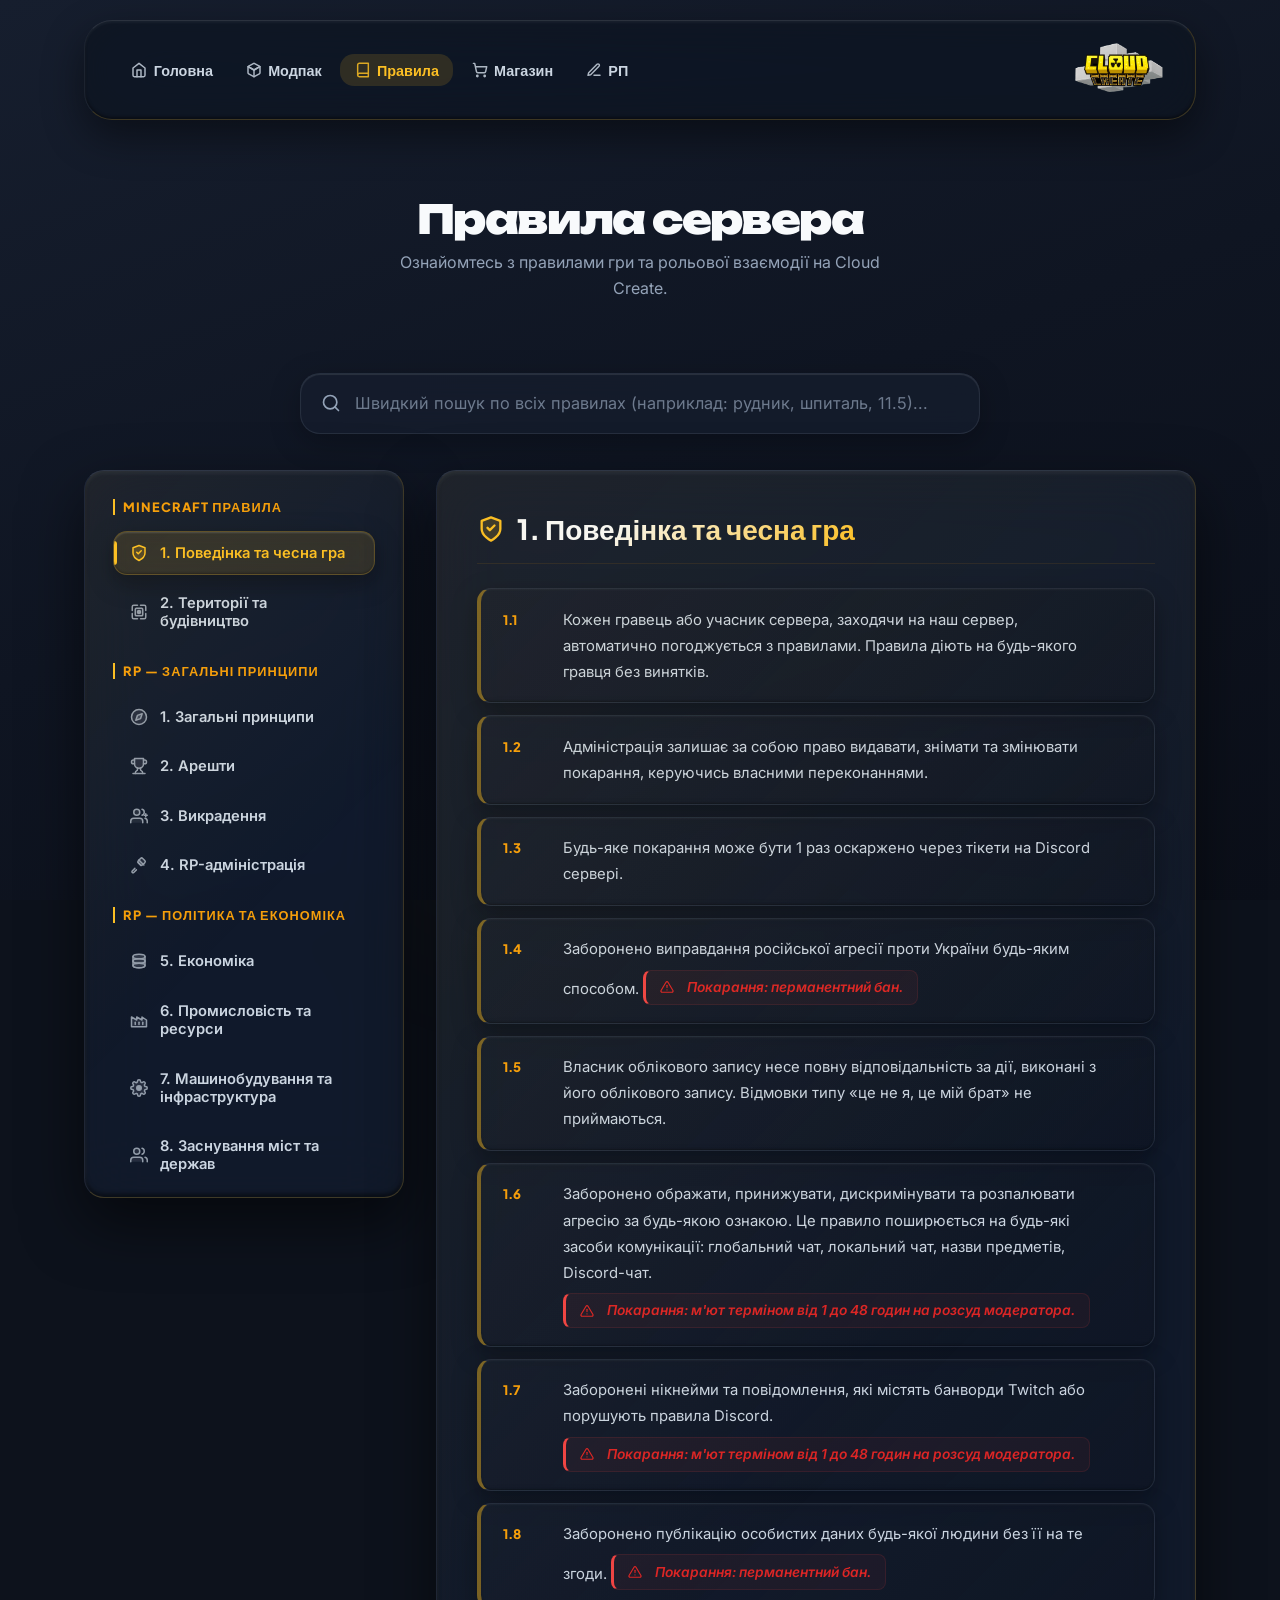
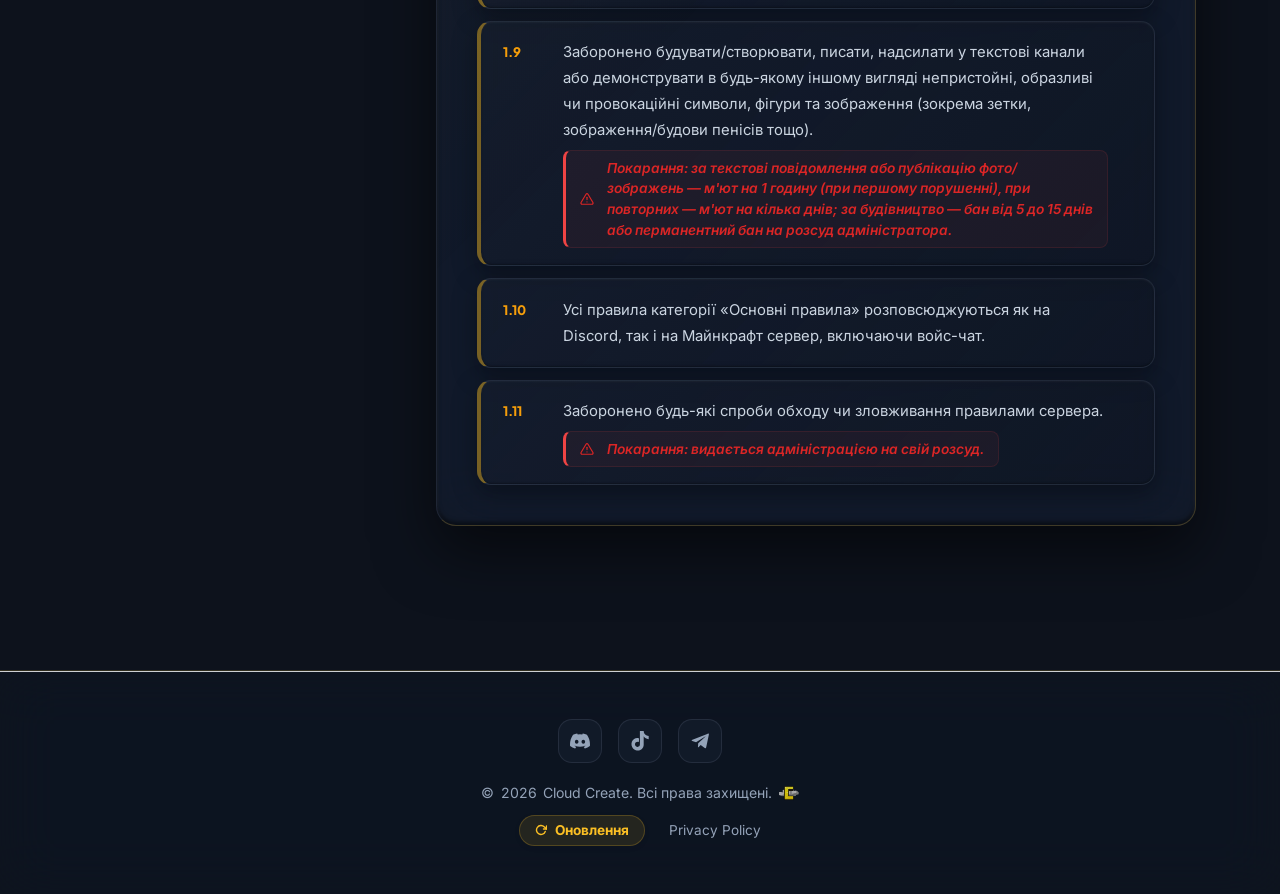
<file: rules.html>
<!DOCTYPE html>
<html lang="uk">

<head>
  <meta charset="UTF-8">
  <meta name="viewport" content="width=device-width, initial-scale=1.0">
  <title>Cloud Create — Правила сервера</title>
  <meta name="description" content="Правила гри та спілкування на сервері Cloud Create. Ознайомся перед початком гри.">
  <link rel="icon" type="image/png" href="logo_s.png">
  <link rel="stylesheet" href="style.css">
</head>

<body>

  <!-- AMBIENT GLOW ORBS -->
  <div class="glow-orb orb-1"></div>
  <div class="glow-orb orb-2"></div>
  <div class="glow-orb orb-3"></div>

  <!-- SKY BACKGROUND -->
  <div class="sky-bg"></div>

  <!-- HEADER -->
  <header>
    <nav>
      <div class="logo">
        <a href="home" aria-label="Cloud Create — Головна">
          <img src="logo.png" alt="Cloud Create" class="logo-icon">
        </a>
      </div>
      <button class="menu-toggle" id="mobile-menu-btn" aria-label="Меню" aria-expanded="false">
        <span></span>
        <span></span>
        <span></span>
      </button>
      <ul class="nav-links" id="nav-menu" role="list">
        <li><a href="home"><svg class="icon" viewBox="0 0 24 24">
              <path d="m3 9 9-7 9 7v11a2 2 0 0 1-2 2H5a2 2 0 0 1-2-2z" />
              <polyline points="9 22 9 12 15 12 15 22" />
            </svg> Головна</a></li>
        <li><a href="modpack"><svg class="icon" viewBox="0 0 24 24">
              <path
                d="M21 16V8a2 2 0 0 0-1-1.73l-7-4a2 2 0 0 0-2 0l-7 4A2 2 0 0 0 3 8v8a2 2 0 0 0 1 1.73l7 4a2 2 0 0 0 2 0l7-4A2 2 0 0 0 21 16z" />
              <polyline points="3.27 6.96 12 12.01 20.73 6.96" />
              <line x1="12" y1="22.08" x2="12" y2="12" />
              <line x1="12" y1="12" x2="3.27" y2="6.96" />
              <line x1="12" y1="12" x2="20.73" y2="6.96" />
            </svg> Модпак</a></li>
        <li><a href="rules" class="active"><svg class="icon" viewBox="0 0 24 24">
              <path d="M4 19.5A2.5 2.5 0 0 1 6.5 17H20" />
              <path d="M6.5 2H20v20H6.5A2.5 2.5 0 0 1 4 19.5v-15A2.5 2.5 0 0 1 6.5 2z" />
            </svg> Правила</a></li>
        <li><a href="shop"><svg class="icon" viewBox="0 0 24 24">
              <circle cx="8" cy="21" r="1" />
              <circle cx="19" cy="21" r="1" />
              <path d="M2.05 2.05h2l2.66 12.42a2 2 0 0 0 2 1.58h9.78a2 2 0 0 0 1.95-1.57l1.65-7.43H5.12" />
            </svg> Магазин</a></li>
        <li><a href="rp"><svg class="icon" viewBox="0 0 24 24">
              <path d="M12 20h9" />
              <path d="M16.5 3.5a2.121 2.121 0 0 1 3 3L7 19l-4 1 1-4L16.5 3.5z" />
            </svg> РП</a></li>
      </ul>
    </nav>
  </header>

  <main>
    <div class="container">

      <!-- Page Hero -->
      <div class="page-hero">
        <h1 class="section-title" style="font-size:2.5rem;">Правила сервера</h1>
        <p class="section-subtitle" style="max-width:520px; margin:0.5rem auto 0;">Ознайомтесь з правилами гри та
          рольової взаємодії на Cloud Create.</p>
      </div>

      <!-- Global Rules Search Bar (Centrally positioned above rules layout) -->
      <div class="rules-global-search-wrapper">
        <div class="rules-search-box">
          <svg class="icon search-icon" viewBox="0 0 24 24" fill="none" stroke="currentColor" stroke-width="2"
            stroke-linecap="round" stroke-linejoin="round">
            <circle cx="11" cy="11" r="8" />
            <line x1="21" y1="21" x2="16.65" y2="16.65" />
          </svg>
          <input type="text" id="rules-search-input"
            placeholder="Швидкий пошук по всіх правилах (наприклад: рудник, шпиталь, 11.5)..."
            aria-label="Пошук по правилах" autocomplete="off" />
          <button type="button" id="rules-search-clear" class="search-clear-btn" aria-label="Очистити пошук"
            style="display: none;">
            <svg class="icon" viewBox="0 0 24 24" fill="none" stroke="currentColor" stroke-width="2"
              stroke-linecap="round" stroke-linejoin="round">
              <line x1="18" y1="6" x2="6" y2="18" />
              <line x1="6" y1="6" x2="18" y2="18" />
            </svg>
          </button>
        </div>
        <div id="rules-search-status" class="rules-search-status" style="display: none;"></div>
      </div>

      <!-- Rules Mobile Navigation Dropdown (Shown on mobile) -->
      <div class="rules-mobile-nav">
        <button class="rules-mobile-trigger" id="rules-mobile-btn" aria-haspopup="listbox" aria-expanded="false">
          <span class="btn-content">
            <svg class="icon select-icon" viewBox="0 0 24 24" fill="none" stroke="currentColor" stroke-width="2"
              stroke-linecap="round" stroke-linejoin="round">
              <path d="M12 22s8-4 8-10V5l-8-3-8 3v7c0 6 8 10 8 10z" fill="currentColor" fill-opacity="0.16" />
              <path d="M9 11l2 2 4-4" />
            </svg>
            <span class="active-category-text" id="active-category-mobile-text">1. Поведінка та чесна гра</span>
          </span>
          <svg class="icon chevron-icon" viewBox="0 0 24 24">
            <polyline points="6 9 12 15 18 9" />
          </svg>
        </button>
        <div class="rules-mobile-dropdown" id="rules-mobile-menu" role="listbox">
          <div class="rules-mobile-group-title">Minecraft Правила</div>
          <button class="rules-mobile-item active" data-section="mc-1" role="option" aria-selected="true">1. Поведінка
            та чесна гра</button>
          <button class="rules-mobile-item" data-section="mc-2" role="option">2. Території та будівництво</button>

          <div class="rules-mobile-group-title">RP — Загальні принципи</div>
          <button class="rules-mobile-item" data-section="rp-1" role="option">1. Загальні принципи</button>
          <button class="rules-mobile-item" data-section="rp-2" role="option">2. Арешти</button>
          <button class="rules-mobile-item" data-section="rp-3" role="option">3. Викрадення</button>
          <button class="rules-mobile-item" data-section="rp-4" role="option">4. RP-адміністрація</button>

          <div class="rules-mobile-group-title">RP — Політика та економіка</div>
          <button class="rules-mobile-item" data-section="rp-5" role="option">5. Економіка</button>
          <button class="rules-mobile-item" data-section="rp-6" role="option">6. Промисловість та ресурси</button>
          <button class="rules-mobile-item" data-section="rp-7" role="option">7. Машинобудування та інфраструктура</button>
          <button class="rules-mobile-item" data-section="rp-8" role="option">8. Заснування міст та держав</button>
          <button class="rules-mobile-item" data-section="rp-9" role="option">9. Політичні відносини</button>
          <button class="rules-mobile-item" data-section="rp-10" role="option">10. Центральний уряд</button>

          <div class="rules-mobile-group-title">RP — Конфлікти та війни</div>
          <button class="rules-mobile-item" data-section="rp-11" role="option">11. Війна та конфлікти</button>
          <button class="rules-mobile-item" data-section="rp-12" role="option">12. Прикордонний конфлікт</button>
          <button class="rules-mobile-item" data-section="rp-13" role="option">13. Диверсії та спеціальні
            операції</button>
          <button class="rules-mobile-item" data-section="rp-14" role="option">14. Військові табори</button>
          <button class="rules-mobile-item" data-section="rp-15" role="option">15. Військові організації та
            найманці</button>
          <button class="rules-mobile-item" data-section="rp-16" role="option">16. Заборонені предмети під
            час...</button>

          <div class="rules-mobile-group-title">Кодекс Адміністрації</div>
          <button class="rules-mobile-item" data-section="adm-1" role="option">Регламент адміністрації</button>

        </div>
      </div>

      <!-- Rules Layout Container -->
      <div class="rules-layout">

        <!-- Sticky Sidebar Menu (Shown on desktop) -->
        <aside class="card rules-sidebar">

          <div class="rules-group">
            <div class="rules-group-title">Minecraft Правила</div>
            <div class="rules-menu-list">
              <button class="rules-menu-item active" data-section="mc-1">
                <svg class="icon" viewBox="0 0 24 24" fill="none" stroke="currentColor" stroke-width="2"
                  stroke-linecap="round" stroke-linejoin="round">
                  <path d="M12 22s8-4 8-10V5l-8-3-8 3v7c0 6 8 10 8 10z" fill="currentColor" fill-opacity="0.16" />
                  <path d="M9 11l2 2 4-4" />
                </svg>
                1. Поведінка та чесна гра
              </button>
              <button class="rules-menu-item" data-section="mc-2">
                <svg class="icon" viewBox="0 0 24 24" fill="none" stroke="currentColor" stroke-width="2"
                  stroke-linecap="round" stroke-linejoin="round">
                  <path d="M3 10V5a2 2 0 0 1 2-2h5" />
                  <path d="M14 3h5a2 2 0 0 1 2 2v5" />
                  <path d="M21 14v5a2 2 0 0 1-2 2h-5" />
                  <path d="M10 21H5a2 2 0 0 1-2-2v-5" />
                  <rect x="7" y="7" width="10" height="10" rx="1.5" fill="currentColor" fill-opacity="0.16" />
                  <circle cx="12" cy="12" r="2" fill="currentColor" />
                </svg>
                2. Території та будівництво
              </button>
            </div>
          </div>

          <div class="rules-group">
            <div class="rules-group-title">RP — Загальні принципи</div>
            <div class="rules-menu-list">
              <button class="rules-menu-item" data-section="rp-1">
                <svg class="icon" viewBox="0 0 24 24" fill="none" stroke="currentColor" stroke-width="2"
                  stroke-linecap="round" stroke-linejoin="round">
                  <circle cx="12" cy="12" r="10" fill="currentColor" fill-opacity="0.16" />
                  <polygon points="16.24 7.76 14.12 14.12 7.76 16.24 9.88 9.88 16.24 7.76" fill="currentColor"
                    fill-opacity="0.25" />
                </svg>
                1. Загальні принципи
              </button>
              <button class="rules-menu-item" data-section="rp-2">
                <svg class="icon" viewBox="0 0 24 24" fill="none" stroke="currentColor" stroke-width="2"
                  stroke-linecap="round" stroke-linejoin="round">
                  <path d="M6 9H4.5a2.5 2.5 0 0 1 0-5H6" fill="currentColor" fill-opacity="0.08" />
                  <path d="M18 9h1.5a2.5 2.5 0 0 0 0-5H18" />
                  <path d="M4 22h16" />
                  <path d="M10 14.66V17c0 .55-.47.98-.97 1.21C7.85 18.75 7 20.24 7 22" />
                  <path d="M14 14.66V17c0 .55.47.98.97 1.21C16.15 18.75 17 20.24 17 22" />
                  <path d="M18 2H6v7a6 6 0 0 0 12 0V2z" fill="currentColor" fill-opacity="0.16" />
                </svg>
                2. Арешти
              </button>
              <button class="rules-menu-item" data-section="rp-3">
                <svg class="icon" viewBox="0 0 24 24" fill="none" stroke="currentColor" stroke-width="2"
                  stroke-linecap="round" stroke-linejoin="round">
                  <path d="M17 21v-2a4 4 0 0 0-4-4H5a4 4 0 0 0-4 4v2" fill="currentColor" fill-opacity="0.12" />
                  <circle cx="9" cy="7" r="4" fill="currentColor" fill-opacity="0.16" />
                  <path d="M23 21v-2a4 4 0 0 0-3-3.87" />
                  <path d="M16 3.13a4 4 0 0 1 0 7.75" />
                  <line x1="19" y1="11" x2="23" y2="11" />
                  <line x1="21" y1="9" x2="21" y2="13" />
                </svg>
                3. Викрадення
              </button>
              <button class="rules-menu-item" data-section="rp-4">
                <svg class="icon" viewBox="0 0 24 24" fill="none" stroke="currentColor" stroke-width="2"
                  stroke-linecap="round" stroke-linejoin="round">
                  <path d="M14.5 12.5l-4-4M6.5 16.5L3 20c-.5.5-.5 1.5 0 2s1.5.5 2 0l3.5-3.5" />
                  <rect x="11.5" y="3.5" width="8" height="8" rx="2" transform="rotate(45 15.5 7.5)" fill="currentColor"
                    fill-opacity="0.16" />
                  <path d="M12 5.5l6.5 6.5" />
                </svg>
                4. RP-адміністрація
              </button>
            </div>
          </div>

          <div class="rules-group">
            <div class="rules-group-title">RP — Політика та економіка</div>
            <div class="rules-menu-list">
              <button class="rules-menu-item" data-section="rp-5">
                <svg class="icon" viewBox="0 0 24 24" fill="none" stroke="currentColor" stroke-width="2"
                  stroke-linecap="round" stroke-linejoin="round">
                  <ellipse cx="12" cy="6" rx="8" ry="3" fill="currentColor" fill-opacity="0.2" />
                  <path d="M4 6v6c0 1.66 3.58 3 8 3s8-1.34 8-3V6" fill="currentColor" fill-opacity="0.08" />
                  <path d="M4 12v6c0 1.66 3.58 3 8 3s8-1.34 8-3v-6" fill="currentColor" fill-opacity="0.08" />
                  <ellipse cx="12" cy="12" rx="8" ry="3" fill="currentColor" fill-opacity="0.16" />
                  <ellipse cx="12" cy="18" rx="8" ry="3" fill="currentColor" fill-opacity="0.16" />
                </svg>
                5. Економіка
              </button>
              <button class="rules-menu-item" data-section="rp-6">
                <svg class="icon" viewBox="0 0 24 24" fill="none" stroke="currentColor" stroke-width="2"
                  stroke-linecap="round" stroke-linejoin="round">
                  <path d="M22 21H2V8l7 4V8l7 4V8l6 4v9z" fill="currentColor" fill-opacity="0.16" />
                  <line x1="7" y1="18" x2="7" y2="15" />
                  <line x1="12" y1="18" x2="12" y2="15" />
                  <line x1="17" y1="18" x2="17" y2="15" />
                </svg>
                6. Промисловість та ресурси
              </button>
              <button class="rules-menu-item" data-section="rp-7">
                <svg class="icon" viewBox="0 0 24 24" fill="none" stroke="currentColor" stroke-width="2"
                  stroke-linecap="round" stroke-linejoin="round">
                  <circle cx="12" cy="12" r="3" fill="currentColor" />
                  <path
                    d="M19.4 15a1.65 1.65 0 0 0 .33 1.82l.06.06a2 2 0 1 1-2.83 2.83l-.06-.06a1.65 1.65 0 0 0-1.82-.33 1.65 1.65 0 0 0-1 1.51V21a2 2 0 0 1-4 0v-.09A1.65 1.65 0 0 0 9 19.4a1.65 1.65 0 0 0-1.82.33l-.06.06a2 2 0 1 1-2.83-2.83l.06-.06a1.65 1.65 0 0 0 .33-1.82 1.65 1.65 0 0 0-1.51-1H3a2 2 0 0 1 0-4h.09A1.65 1.65 0 0 0 4.6 9a1.65 1.65 0 0 0-.33-1.82l-.06-.06a2 2 0 1 1 2.83-2.83l.06.06a1.65 1.65 0 0 0 1.82.33H9a1.65 1.65 0 0 0 1-1.51V3a2 2 0 0 1 4 0v.09a1.65 1.65 0 0 0 1 1.51 1.65 1.65 0 0 0 1.82-.33l.06-.06a2 2 0 1 1 2.83 2.83l-.06.06a1.65 1.65 0 0 0-.33 1.82V9a1.65 1.65 0 0 0 1.51 1H21a2 2 0 0 1 0 4h-.09a1.65 1.65 0 0 0-1.51 1z"
                    fill="currentColor" fill-opacity="0.16" />
                </svg>
                7. Машинобудування та інфраструктура
              </button>
              <button class="rules-menu-item" data-section="rp-8">
                <svg class="icon" viewBox="0 0 24 24" fill="none" stroke="currentColor" stroke-width="2"
                  stroke-linecap="round" stroke-linejoin="round">
                  <path d="M17 21v-2a4 4 0 0 0-4-4H5a4 4 0 0 0-4 4v2" fill="currentColor" fill-opacity="0.16" />
                  <circle cx="9" cy="7" r="4" fill="currentColor" fill-opacity="0.16" />
                  <path d="M23 21v-2a4 4 0 0 0-3-3.87" />
                  <path d="M16 3.13a4 4 0 0 1 0 7.75" />
                </svg>
                8. Заснування міст та держав
              </button>
              <button class="rules-menu-item" data-section="rp-9">
                <svg class="icon" viewBox="0 0 24 24" fill="none" stroke="currentColor" stroke-width="2"
                  stroke-linecap="round" stroke-linejoin="round">
                  <path d="M3 21h18" />
                  <path d="M3 10h18" />
                  <path d="M5 10v7M9 10v7M13 10v7M17 10v7" />
                  <polygon points="12 2 2 10 22 10 12 2" fill="currentColor" fill-opacity="0.16" />
                  <path d="M9 21h6v-4H9v4z" fill="currentColor" fill-opacity="0.2" />
                </svg>
                9. Політичні відносини
              </button>
              <button class="rules-menu-item" data-section="rp-10">
                <svg class="icon" viewBox="0 0 24 24" fill="none" stroke="currentColor" stroke-width="2"
                  stroke-linecap="round" stroke-linejoin="round">
                  <path d="M4 15s1-1 4-1 5 2 8 2 4-1 4-1V3s-1 1-4 1-5-2-8-2-4 1-4 1z" fill="currentColor"
                    fill-opacity="0.16" />
                  <line x1="4" y1="22" x2="4" y2="15" />
                </svg>
                10. Центральний уряд
              </button>
            </div>
          </div>

          <div class="rules-group">
            <div class="rules-group-title">RP — Конфлікти та війни</div>
            <div class="rules-menu-list">
              <button class="rules-menu-item" data-section="rp-11">
                <svg class="icon" viewBox="0 0 24 24" fill="none" stroke="currentColor" stroke-width="2"
                  stroke-linecap="round" stroke-linejoin="round">
                  <path d="M12 22s8-4 8-10V5l-8-3-8 3v7c0 6 8 10 8 10z" fill="currentColor" fill-opacity="0.12" />
                  <polyline points="14.5 17.5 3 6 3 3 6 3 17.5 14.5" />
                  <line x1="13" y1="19" x2="19" y2="13" />
                  <line x1="16" y1="16" x2="20" y2="20" />
                  <polyline points="14.5 6.5 18 3 21 3 21 6 17.5 9.5" />
                  <line x1="3" y1="21" x2="9" y2="15" />
                </svg>
                11. Війна та конфлікти
              </button>
              <button class="rules-menu-item" data-section="rp-12">
                <svg class="icon" viewBox="0 0 24 24" fill="none" stroke="currentColor" stroke-width="2"
                  stroke-linecap="round" stroke-linejoin="round">
                  <path d="M4 15s1-1 4-1 5 2 8 2 4-1 4-1V3s-1 1-4 1-5-2-8-2-4 1-4 1z" fill="currentColor"
                    fill-opacity="0.16" />
                  <line x1="4" y1="22" x2="4" y2="15" />
                  <line x1="12" y1="22" x2="12" y2="17" />
                  <line x1="20" y1="22" x2="20" y2="15" />
                </svg>
                12. Прикордонний конфлікт
              </button>
              <button class="rules-menu-item" data-section="rp-13">
                <svg class="icon" viewBox="0 0 24 24" fill="none" stroke="currentColor" stroke-width="2"
                  stroke-linecap="round" stroke-linejoin="round">
                  <circle cx="11" cy="13" r="7" fill="currentColor" fill-opacity="0.16" />
                  <path d="M16 8l3.5-3.5" />
                  <path d="M20 3.5c1-1 2 0 1 1s-1 2-2 1" />
                  <path d="M9 11l4 4" />
                </svg>
                13. Диверсії та спеціальні операції
              </button>
              <button class="rules-menu-item" data-section="rp-14">
                <svg class="icon" viewBox="0 0 24 24" fill="none" stroke="currentColor" stroke-width="2"
                  stroke-linecap="round" stroke-linejoin="round">
                  <polygon points="12 3 2 21 22 21 12 3" fill="currentColor" fill-opacity="0.16" />
                  <polyline points="12 3 12 21" />
                  <path d="M5 21l7-8 7 8" />
                </svg>
                14. Військові табори
              </button>
              <button class="rules-menu-item" data-section="rp-15">
                <svg class="icon" viewBox="0 0 24 24" fill="none" stroke="currentColor" stroke-width="2"
                  stroke-linecap="round" stroke-linejoin="round">
                  <path d="M12 2a5 5 0 0 0-5 5v3h10V7a5 5 0 0 0-5-5z" fill="currentColor" fill-opacity="0.16" />
                  <path d="M17 10h2a2 2 0 0 1 2 2v2a8 8 0 0 1-16 0v-2a2 2 0 0 1 2-2h2" />
                  <path d="M9 14h6M9 16h6" />
                </svg>
                15. Військові організації та найманці
              </button>
              <button class="rules-menu-item" data-section="rp-16">
                <svg class="icon" viewBox="0 0 24 24" fill="none" stroke="currentColor" stroke-width="2"
                  stroke-linecap="round" stroke-linejoin="round">
                  <path d="M10.29 3.86L1.82 18a2 2 0 0 0 1.71 3h16.94a2 2 0 0 0 1.71-3L13.71 3.86a2 2 0 0 0-3.42 0z"
                    fill="currentColor" fill-opacity="0.16" />
                  <line x1="12" y1="9" x2="12" y2="13" />
                  <line x1="12" y1="17" x2="12.01" y2="17" />
                </svg>
                16. Заборонені предмети під час...
              </button>
            </div>
          </div>

          <div class="rules-group">
            <div class="rules-group-title">Кодекс Адміністрації</div>
            <div class="rules-menu-list">
              <button class="rules-menu-item" data-section="adm-1">
                <svg class="icon" viewBox="0 0 24 24" fill="none" stroke="currentColor" stroke-width="2"
                  stroke-linecap="round" stroke-linejoin="round">
                  <path d="M12 22s8-4 8-10V5l-8-3-8 3v7c0 6 8 10 8 10z" fill="currentColor" fill-opacity="0.16" />
                  <path d="M12 8v4" />
                  <path d="M12 16h.01" />
                </svg>
                Регламент адміністрації
              </button>
            </div>
          </div>

        </aside>

        <!-- Rules Content Card -->
        <div class="card rules-content" id="rules-content-card">

          <!-- MINECRAFT RULES -->
          <!-- 1. Behavior and Fair Play -->
          <div id="mc-1" class="rules-section active">
            <h2 class="rules-card-title">
              <svg class="icon" viewBox="0 0 24 24" fill="none" stroke="currentColor" stroke-width="2"
                stroke-linecap="round" stroke-linejoin="round">
                <path d="M12 22s8-4 8-10V5l-8-3-8 3v7c0 6 8 10 8 10z" fill="currentColor" fill-opacity="0.16" />
                <path d="M9 11l2 2 4-4" />
              </svg>
              <span>1. Поведінка та чесна гра</span>
            </h2>
            <div class="rules-list">
              <div class="rule-item">
                <span class="rule-num">1.1</span>
                <div class="rule-text">Кожен гравець або учасник сервера, заходячи на наш сервер, автоматично
                  погоджується з правилами. Правила діють на будь-якого гравця без винятків.</div>
              </div>
              <div class="rule-item">
                <span class="rule-num">1.2</span>
                <div class="rule-text">Адміністрація залишає за собою право видавати, знімати та змінювати покарання,
                  керуючись власними переконаннями.</div>
              </div>
              <div class="rule-item">
                <span class="rule-num">1.3</span>
                <div class="rule-text">Будь-яке покарання може бути 1 раз оскаржено через тікети на Discord сервері.
                </div>
              </div>
              <div class="rule-item">
                <span class="rule-num">1.4</span>
                <div class="rule-text">
                  Заборонено виправдання російської агресії проти України будь-яким способом.
                  <em class="rule-penalty"><svg class="icon" viewBox="0 0 24 24" fill="none" stroke="currentColor"
                      stroke-width="2.5" style="width: 14px; height: 14px; margin-right: 5px; vertical-align: -2px;">
                      <path
                        d="M10.29 3.86L1.82 18a2 2 0 0 0 1.71 3h16.94a2 2 0 0 0 1.71-3L13.71 3.86a2 2 0 0 0-3.42 0z" />
                      <line x1="12" y1="9" x2="12" y2="13" />
                      <line x1="12" y1="17" x2="12.01" y2="17" />
                    </svg>Покарання: перманентний бан.</em>
                </div>
              </div>
              <div class="rule-item">
                <span class="rule-num">1.5</span>
                <div class="rule-text">Власник облікового запису несе повну відповідальність за дії, виконані з його
                  облікового запису. Відмовки типу «це не я, це мій брат» не приймаються.</div>
              </div>
              <div class="rule-item">
                <span class="rule-num">1.6</span>
                <div class="rule-text">
                  Заборонено ображати, принижувати, дискримінувати та розпалювати агресію за будь-якою ознакою. Це
                  правило поширюється на будь-які засоби комунікації: глобальний чат, локальний чат, назви предметів,
                  Discord-чат.
                  <em class="rule-penalty"><svg class="icon" viewBox="0 0 24 24" fill="none" stroke="currentColor"
                      stroke-width="2.5" style="width: 14px; height: 14px; margin-right: 5px; vertical-align: -2px;">
                      <path
                        d="M10.29 3.86L1.82 18a2 2 0 0 0 1.71 3h16.94a2 2 0 0 0 1.71-3L13.71 3.86a2 2 0 0 0-3.42 0z" />
                      <line x1="12" y1="9" x2="12" y2="13" />
                      <line x1="12" y1="17" x2="12.01" y2="17" />
                    </svg>Покарання: м'ют терміном від 1 до 48 годин на розсуд модератора.</em>
                </div>
              </div>
              <div class="rule-item">
                <span class="rule-num">1.7</span>
                <div class="rule-text">
                  Заборонені нікнейми та повідомлення, які містять банворди Twitch або порушують правила Discord.
                  <em class="rule-penalty"><svg class="icon" viewBox="0 0 24 24" fill="none" stroke="currentColor"
                      stroke-width="2.5" style="width: 14px; height: 14px; margin-right: 5px; vertical-align: -2px;">
                      <path
                        d="M10.29 3.86L1.82 18a2 2 0 0 0 1.71 3h16.94a2 2 0 0 0 1.71-3L13.71 3.86a2 2 0 0 0-3.42 0z" />
                      <line x1="12" y1="9" x2="12" y2="13" />
                      <line x1="12" y1="17" x2="12.01" y2="17" />
                    </svg>Покарання: м'ют терміном від 1 до 48 годин на розсуд модератора.</em>
                </div>
              </div>
              <div class="rule-item">
                <span class="rule-num">1.8</span>
                <div class="rule-text">
                  Заборонено публікацію особистих даних будь-якої людини без її на те згоди.
                  <em class="rule-penalty"><svg class="icon" viewBox="0 0 24 24" fill="none" stroke="currentColor"
                      stroke-width="2.5" style="width: 14px; height: 14px; margin-right: 5px; vertical-align: -2px;">
                      <path
                        d="M10.29 3.86L1.82 18a2 2 0 0 0 1.71 3h16.94a2 2 0 0 0 1.71-3L13.71 3.86a2 2 0 0 0-3.42 0z" />
                      <line x1="12" y1="9" x2="12" y2="13" />
                      <line x1="12" y1="17" x2="12.01" y2="17" />
                    </svg>Покарання: перманентний бан.</em>
                </div>
              </div>
              <div class="rule-item">
                <span class="rule-num">1.9</span>
                <div class="rule-text">
                  Заборонено будувати/створювати, писати, надсилати у текстові канали або демонструвати в будь-якому
                  іншому вигляді непристойні, образливі чи провокаційні символи, фігури та зображення (зокрема зетки,
                  зображення/будови пенісів тощо).
                  <em class="rule-penalty"><svg class="icon" viewBox="0 0 24 24" fill="none" stroke="currentColor"
                      stroke-width="2.5" style="width: 14px; height: 14px; margin-right: 5px; vertical-align: -2px;">
                      <path
                        d="M10.29 3.86L1.82 18a2 2 0 0 0 1.71 3h16.94a2 2 0 0 0 1.71-3L13.71 3.86a2 2 0 0 0-3.42 0z" />
                      <line x1="12" y1="9" x2="12" y2="13" />
                      <line x1="12" y1="17" x2="12.01" y2="17" />
                    </svg>Покарання: за текстові повідомлення або публікацію фото/зображень — м'ют на 1 годину (при
                    першому порушенні), при повторних — м'ют на кілька днів; за будівництво — бан від 5 до 15 днів або
                    перманентний бан на розсуд адміністратора.</em>
                </div>
              </div>
              <div class="rule-item">
                <span class="rule-num">1.10</span>
                <div class="rule-text">Усі правила категорії «Основні правила» розповсюджуються як на Discord, так і на
                  Майнкрафт сервер, включаючи войс-чат.</div>
              </div>
              <div class="rule-item">
                <span class="rule-num">1.11</span>
                <div class="rule-text">
                  Заборонено будь-які спроби обходу чи зловживання правилами сервера.
                  <em class="rule-penalty"><svg class="icon" viewBox="0 0 24 24" fill="none" stroke="currentColor"
                      stroke-width="2.5" style="width: 14px; height: 14px; margin-right: 5px; vertical-align: -2px;">
                      <path
                        d="M10.29 3.86L1.82 18a2 2 0 0 0 1.71 3h16.94a2 2 0 0 0 1.71-3L13.71 3.86a2 2 0 0 0-3.42 0z" />
                      <line x1="12" y1="9" x2="12" y2="13" />
                      <line x1="12" y1="17" x2="12.01" y2="17" />
                    </svg>Покарання: видається адміністрацією на свій розсуд.</em>
                </div>
              </div>
            </div>
          </div>

          <!-- 2. Territories and Construction -->
          <div id="mc-2" class="rules-section">
            <h2 class="rules-card-title">
              <svg class="icon" viewBox="0 0 24 24" fill="none" stroke="currentColor" stroke-width="2"
                stroke-linecap="round" stroke-linejoin="round">
                <path d="M3 10V5a2 2 0 0 1 2-2h5" />
                <path d="M14 3h5a2 2 0 0 1 2 2v5" />
                <path d="M21 14v5a2 2 0 0 1-2 2h-5" />
                <path d="M10 21H5a2 2 0 0 1-2-2v-5" />
                <rect x="7" y="7" width="10" height="10" rx="1.5" fill="currentColor" fill-opacity="0.16" />
                <circle cx="12" cy="12" r="2" fill="currentColor" />
              </svg>
              <span>2. Території та будівництво</span>
            </h2>
            <div class="rules-list">
              <div class="rule-item">
                <span class="rule-num">2.1</span>
                <div class="rule-text">Приват територій здійснюється виключно за допомогою моду <strong>«Open Parties
                    and Claims»</strong>. Будь-які привати табличками або подібні до них не вважаються за привати.</div>
              </div>
              <div class="rule-item">
                <span class="rule-num">2.2</span>
                <div class="rule-text">Якщо менша частина конструкції знаходиться на вільній території, конструкція
                  вважається частиною привату, якому належить більша її частина.</div>
              </div>
              <div class="rule-item">
                <span class="rule-num">2.3</span>
                <div class="rule-text">
                  Заборонені будь-які механізми, побудовані з метою нашкодити серверу чи гравцю. Про ферми, що значно
                  навантажують сервер, гравець має бути повідомлений та знести їх протягом тижня. Про знесення лаг-машин
                  гравців повідомляти не потрібно.
                  <em class="rule-penalty"><svg class="icon" viewBox="0 0 24 24" fill="none" stroke="currentColor"
                      stroke-width="2.5" style="width: 14px; height: 14px; margin-right: 5px; vertical-align: -2px;">
                      <path
                        d="M10.29 3.86L1.82 18a2 2 0 0 0 1.71 3h16.94a2 2 0 0 0 1.71-3L13.71 3.86a2 2 0 0 0-3.42 0z" />
                      <line x1="12" y1="9" x2="12" y2="13" />
                      <line x1="12" y1="17" x2="12.01" y2="17" />
                    </svg>Покарання: перманентний бан за лаг-машину; бан від 7 до 10 днів на розсуд адміністратора за
                    механізм, що навантажує сервер (при повторному порушенні — перманентний бан).</em>
                </div>
              </div>
              <div class="rule-item">
                <span class="rule-num">2.4</span>
                <div class="rule-text">
                  Заборонено засмічувати світ хаотично поставленими блоками.
                  <em class="rule-penalty"><svg class="icon" viewBox="0 0 24 24" fill="none" stroke="currentColor"
                      stroke-width="2.5" style="width: 14px; height: 14px; margin-right: 5px; vertical-align: -2px;">
                      <path
                        d="M10.29 3.86L1.82 18a2 2 0 0 0 1.71 3h16.94a2 2 0 0 0 1.71-3L13.71 3.86a2 2 0 0 0-3.42 0z" />
                      <line x1="12" y1="9" x2="12" y2="13" />
                      <line x1="12" y1="17" x2="12.01" y2="17" />
                    </svg>Покарання: бан від 1 до 7 днів на розсуд адміністратора.</em>
                </div>
              </div>
              <div class="rule-item">
                <span class="rule-num">2.5</span>
                <div class="rule-text">
                  Заборонено залишати блоки чи непотрібні конструкції фізичними. Завжди вимикайте фізику непотрібним
                  конструкціям.
                  <em class="rule-penalty"><svg class="icon" viewBox="0 0 24 24" fill="none" stroke="currentColor"
                      stroke-width="2.5" style="width: 14px; height: 14px; margin-right: 5px; vertical-align: -2px;">
                      <path
                        d="M10.29 3.86L1.82 18a2 2 0 0 0 1.71 3h16.94a2 2 0 0 0 1.71-3L13.71 3.86a2 2 0 0 0-3.42 0z" />
                      <line x1="12" y1="9" x2="12" y2="13" />
                      <line x1="12" y1="17" x2="12.01" y2="17" />
                    </svg>Покарання: бан від 1 до 10 днів на розсуд адміністратора.</em>
                </div>
              </div>
              <div class="rule-item">
                <span class="rule-num">2.6</span>
                <div class="rule-text">
                  Заборонено продавати ігрові ресурси за реальні цінності.
                  <em class="rule-penalty"><svg class="icon" viewBox="0 0 24 24" fill="none" stroke="currentColor"
                      stroke-width="2.5" style="width: 14px; height: 14px; margin-right: 5px; vertical-align: -2px;">
                      <path
                        d="M10.29 3.86L1.82 18a2 2 0 0 0 1.71 3h16.94a2 2 0 0 0 1.71-3L13.71 3.86a2 2 0 0 0-3.42 0z" />
                      <line x1="12" y1="9" x2="12" y2="13" />
                      <line x1="12" y1="17" x2="12.01" y2="17" />
                    </svg>Покарання: перманентний бан.</em>
                </div>
              </div>
              <div class="rule-item">
                <span class="rule-num">2.7</span>
                <div class="rule-text">
                  Заборонено гриферство у будь-якому його вигляді: руйнування чужих будівель, крадіжка речей, вбивство
                  чужих мобів, вбивство гравців без РП-причини.
                  <em class="rule-penalty"><svg class="icon" viewBox="0 0 24 24" fill="none" stroke="currentColor"
                      stroke-width="2.5" style="width: 14px; height: 14px; margin-right: 5px; vertical-align: -2px;">
                      <path
                        d="M10.29 3.86L1.82 18a2 2 0 0 0 1.71 3h16.94a2 2 0 0 0 1.71-3L13.71 3.86a2 2 0 0 0-3.42 0z" />
                      <line x1="12" y1="9" x2="12" y2="13" />
                      <line x1="12" y1="17" x2="12.01" y2="17" />
                    </svg>Покарання: бан від 10 до 30 днів або перманентний бан на розсуд адміністратора.</em>
                </div>
              </div>
              <div class="rule-item">
                <span class="rule-num">2.8</span>
                <div class="rule-text">
                  Заборонено використовувати баги (ігрові помилки). Якщо ви побачили баг — зобов'язані повідомити
                  адміністрацію у спеціальному каналі.
                  <em class="rule-penalty"><svg class="icon" viewBox="0 0 24 24" fill="none" stroke="currentColor"
                      stroke-width="2.5" style="width: 14px; height: 14px; margin-right: 5px; vertical-align: -2px;">
                      <path
                        d="M10.29 3.86L1.82 18a2 2 0 0 0 1.71 3h16.94a2 2 0 0 0 1.71-3L13.71 3.86a2 2 0 0 0-3.42 0z" />
                      <line x1="12" y1="9" x2="12" y2="13" />
                      <line x1="12" y1="17" x2="12.01" y2="17" />
                    </svg>Покарання: бан від 10 до 30 днів або перманентний бан на розсуд адміністратора.</em>
                </div>
              </div>
              <div class="rule-item">
                <span class="rule-num">2.9</span>
                <div class="rule-text">
                  Заборонено обманювати гравців з метою отримання ігрової чи реальної вигоди або крадіжки облікових
                  записів.
                  <em class="rule-penalty"><svg class="icon" viewBox="0 0 24 24" fill="none" stroke="currentColor"
                      stroke-width="2.5" style="width: 14px; height: 14px; margin-right: 5px; vertical-align: -2px;">
                      <path
                        d="M10.29 3.86L1.82 18a2 2 0 0 0 1.71 3h16.94a2 2 0 0 0 1.71-3L13.71 3.86a2 2 0 0 0-3.42 0z" />
                      <line x1="12" y1="9" x2="12" y2="13" />
                      <line x1="12" y1="17" x2="12.01" y2="17" />
                    </svg>Покарання: перманентний бан.</em>
                </div>
              </div>
              <div class="rule-item">
                <span class="rule-num">2.10</span>
                <div class="rule-text">
                  Заборонено використовувати модифікації та програмне забезпечення, якого немає у збірці сервера, з
                  метою отримання переваги над іншими гравцями. Приклади: Freecam, X-Ray
                  <em class="rule-penalty"><svg class="icon" viewBox="0 0 24 24" fill="none" stroke="currentColor"
                      stroke-width="2.5" style="width: 14px; height: 14px; margin-right: 5px; vertical-align: -2px;">
                      <path
                        d="M10.29 3.86L1.82 18a2 2 0 0 0 1.71 3h16.94a2 2 0 0 0 1.71-3L13.71 3.86a2 2 0 0 0-3.42 0z" />
                      <line x1="12" y1="9" x2="12" y2="13" />
                      <line x1="12" y1="17" x2="12.01" y2="17" />
                    </svg>Покарання: бан від 10 до 30 днів або перманентний бан на розсуд адміністратора.</em>
                </div>
              </div>
              <div class="rule-item">
                <span class="rule-num">2.11</span>
                <div class="rule-text">Спавном є території 400 на 400 блоків від місця спавну гравця. Це повністю мирна
                  територія, на якій заборонено будувати сміття та механізми.</div>
              </div>
              <div class="rule-item forbidden">
                <span class="rule-num">2.12</span>
                <div class="rule-text">Заборонено будівництво будь-яких логістичних шляхів у незер-світі.</div>
              </div>
              <div class="rule-item">
                <span class="rule-num">2.13</span>
                <div class="rule-text">Заборонено підривати сховища та скрині на всій території сервера.</div>
              </div>
              <div class="rule-item">
                <span class="rule-num">2.14</span>
                <div class="rule-text">Максимальна кількість жителів (мобів) — 15 на одну країну. Усі вони обов'язково
                  мають бути розміщені на золотих блоках.</div>
              </div>
            </div>
          </div>

          <!-- RP RULES -->

          <!-- SUBGROUP 1: RP — Загальні принципи -->
          <div id="rp-1" class="rules-section">
            <h2 class="rules-card-title">
              <svg class="icon" viewBox="0 0 24 24" fill="none" stroke="currentColor" stroke-width="2"
                stroke-linecap="round" stroke-linejoin="round">
                <circle cx="12" cy="12" r="10" fill="currentColor" fill-opacity="0.16" />
                <polygon points="16.24 7.76 14.12 14.12 7.76 16.24 9.88 9.88 16.24 7.76" fill="currentColor"
                  fill-opacity="0.25" />
              </svg>
              <span>1. Загальні принципи</span>
            </h2>
            <div class="rule-intro-card">
              <p>Сервер базується на індустріальному РП світі з модами <strong>Create</strong> та <strong>Create:
                  Aeronautics</strong>, з розвитком держав, економіки та військових конфліктів.</p>
              <div class="rules-sub-heading" style="margin-top: 1rem; border: none; padding: 0;">Основні напрями:</div>
              <ul>
                <li>Військова система</li>
                <li>Промисловість та ресурси</li>
                <li>Дипломатія</li>
                <li>Економіка</li>
              </ul>
            </div>
            <div class="rules-list">
              <div class="rule-item">
                <span class="rule-num">1.1</span>
                <div class="rule-text">
                  <strong>RP-логіка:</strong> Будь-яка дія має мати RP-причину. Заборонені нелогічні або "ігрові" дії
                  без обґрунтування. Світ розвивається через історію та наслідки дій гравців.
                </div>
              </div>
              <div class="rule-item">
                <span class="rule-num">1.2</span>
                <div class="rule-text">
                  <strong>Використання RP-предметів:</strong> Заборонено використовувати РП предмети не в РП ситуаціях
                  (приклад: заковувати гравців без РП причини, битися дубінкою заради розваги).
                </div>
              </div>
              <div class="rule-item">
                <span class="rule-num">1.3</span>
                <div class="rule-text">
                  За будь-яке порушення/обхід встановлених RolePlay правил сервера до гравців або фракцій
                  застосовуватимуться міри покарання — від попередження до тимчасового чи перманентного блокування
                  акаунту, або ж вводитимуться санкції проти гравця/фракції на розсуд РП-Адміністрації.
                </div>
              </div>
              <div class="rule-item">
                <span class="rule-num">1.4</span>
                <div class="rule-text">
                  <strong>Головна мета РП правил сервера:</strong> Створення умов для якісної, організованої, комфортної
                  та цікавої гри для всього ком'юніті. Сервер та ігрові конфлікти не повинні ставати джерелом особистої
                  ненависті, ворожнечі чи токсичності поза межами РП-процесу. Гравці та лідери фракцій зобов'язані
                  поважати працю один одного, пам'ятаючи, що будь-яке протистояння — це насамперед спільний глибокий
                  івент та гра, створена для взаємного задоволення.
                </div>
              </div>
            </div>
          </div>

          <div id="rp-2" class="rules-section">
            <h2 class="rules-card-title">
              <svg class="icon" viewBox="0 0 24 24" fill="none" stroke="currentColor" stroke-width="2"
                stroke-linecap="round" stroke-linejoin="round">
                <path d="M6 9H4.5a2.5 2.5 0 0 1 0-5H6" fill="currentColor" fill-opacity="0.08" />
                <path d="M18 9h1.5a2.5 2.5 0 0 0 0-5H18" />
                <path d="M4 22h16" />
                <path d="M10 14.66V17c0 .55-.47.98-.97 1.21C7.85 18.75 7 20.24 7 22" />
                <path d="M14 14.66V17c0 .55.47.98.97 1.21C16.15 18.75 17 20.24 17 22" />
                <path d="M18 2H6v7a6 6 0 0 0 12 0V2z" fill="currentColor" fill-opacity="0.16" />
              </svg>
              <span>2. Арешти</span>
            </h2>
            <div class="rule-intro-card">
              <p>Арешти можна проводити за допомогою моду <strong>«Snatched»</strong>. Нижче наведені правила проведення
                затримань, утримання, депортації та розшуку на сервері.</p>
            </div>
            <div class="rules-list">
              <div class="rule-item">
                <span class="rule-num">2.1</span>
                <div class="rule-text"><strong>Заборона безпідставного сковування:</strong> Забороняється
                  використовувати інструменти сковування на гравцеві без вагомої RP-причини. Зв'язувати гравця заради
                  жарту або без внутрішньоігрового контексту (без особистої згоди гравця) розцінюється як порушення.
                </div>
              </div>
              <div class="rule-item">
                <span class="rule-num">2.2</span>
                <div class="rule-text">
                  <strong>Підстави для арешту:</strong> Скувати та заарештувати гравця можна лише якщо він:
                  <ul class="rule-sub-list">
                    <li>Порушив чинне законодавство країни, в якій перебуває.</li>
                    <li>Незаконно проник на закриту, приватну або охоронювану територію.</li>
                    <li>Порушив візовий режим країни (у цьому випадку сковувати дозволено виключно з метою депортації).
                    </li>
                  </ul>
                </div>
              </div>
              <div class="rule-item">
                <span class="rule-num">2.3</span>
                <div class="rule-text">
                  <strong>Депортація:</strong>
                  <ul class="rule-sub-list">
                    <li>Депортація здійснюється шляхом примусового вивезення та супроводу затриманого гравця
                      безпосередньо на територію тієї держави, громадянином якої він є.</li>
                    <li>Утримувати гравця у в'язниці за порушення візового режиму замість депортації —
                      <strong>заборонено</strong>.
                    </li>
                  </ul>
                </div>
              </div>
              <div class="rule-item">
                <span class="rule-num">2.4</span>
                <div class="rule-text">
                  <strong>Строки утримання під вартою:</strong>
                  <ul class="rule-sub-list">
                    <li><strong>Стандартний арешт:</strong> Скованого гравця заборонено насильно утримувати понад
                      <strong>1 годину</strong> реального часу. Утримання довше можливе лише за особистою згодою гравця.
                      В іншому випадку після закінчення години ви зобов'язані його відпустити.
                    </li>
                    <li><strong>Тяжкий злочин:</strong> У разі доведеного тяжкого злочину (наприклад: теракт,
                      шпигунство, вбивство) дозволено утримувати в тюрмі до <strong>доби</strong> реального часу.</li>
                  </ul>
                </div>
              </div>
              <div class="rule-item">
                <span class="rule-num">2.5</span>
                <div class="rule-text">
                  <strong>Арешти на спавні:</strong>
                  <ul class="rule-sub-list">
                    <li>Звичайним гравцям та іноземним структурам заборонено самостійно заарештовувати гравців на
                      території спавну.</li>
                    <li>Правопорядком на спавні займається виключно <strong>Національна поліція сервера</strong>.</li>
                  </ul>
                </div>
              </div>
              <div class="rule-item">
                <span class="rule-num">2.6</span>
                <div class="rule-text"><strong>Розшук:</strong> Оголосити гравця в розшук можна лише за наявності
                  доведеного порушення закону, вчиненого на території держави.<br>Оголошення в розшук без доказів або з
                  вигаданих причин <span style="white-space:nowrap">— <strong>заборонено</strong>.</span></div>
              </div>
            </div>
          </div>

          <div id="rp-3" class="rules-section">
            <h2 class="rules-card-title">
              <svg class="icon" viewBox="0 0 24 24" fill="none" stroke="currentColor" stroke-width="2"
                stroke-linecap="round" stroke-linejoin="round">
                <path d="M17 21v-2a4 4 0 0 0-4-4H5a4 4 0 0 0-4 4v2" fill="currentColor" fill-opacity="0.12" />
                <circle cx="9" cy="7" r="4" fill="currentColor" fill-opacity="0.16" />
                <path d="M23 21v-2a4 4 0 0 0-3-3.87" />
                <path d="M16 3.13a4 4 0 0 1 0 7.75" />
                <line x1="19" y1="11" x2="23" y2="11" />
                <line x1="21" y1="9" x2="21" y2="13" />
              </svg>
              <span>3. Викрадення</span>
            </h2>
            <div class="rule-intro-card">
              <p>Викрадення гравця є <strong>спеціальною операцією</strong> та має таке ж саме КД, що й диверсії за
                правилом 13.2 (3 доби).<br>Це спланована та важлива RP-подія, яка не може проводитися спонтанно.</p>
            </div>
            <div class="rules-list">
              <div class="rule-item">
                <span class="rule-num">3.1</span>
                <div class="rule-text">
                  <strong>Викрадення:</strong> Викрадення можна проводити на будь-якому рівні політичних відносин, але
                  це може призвести до погіршення відносин, якщо викрадення було сплановано за допомогою іншої
                  держави.<br>
                  При викраденні держава-жертва може погіршити відносини на <span style="white-space:nowrap"><strong>1
                      пункт</strong>.</span>
                </div>
              </div>
              <div class="rule-item">
                <span class="rule-num">3.2</span>
                <div class="rule-text">
                  <strong>Обмеження щодо локацій:</strong> Заборонено проводити викрадення на офіційно визнаних
                  нейтральних територіях, зокрема на території спавну чи міждержавних територіях.<br>
                  Спавн є <strong>абсолютно безпечною зоною</strong> від викрадень. Для проведення операції виманюйте
                  ціль за межі безпечних зон.
                </div>
              </div>
              <div class="rule-item">
                <span class="rule-num">3.3</span>
                <div class="rule-text">
                  <strong>Обов'язкова причина для викрадення:</strong> Заборонено викрадати гравців без вагомої
                  RP-причини.<br>
                  Викрадення має переслідувати корисливі цілі в інтересах держави (наприклад: політичний тиск,
                  проведення переговорів, отримання викупу).<br>
                  Викрадення заради розваги або особистої неприязні — <span
                    style="white-space:nowrap"><strong>заборонені</strong>.</span>
                </div>
              </div>
              <div class="rule-item">
                <span class="rule-num">3.4</span>
                <div class="rule-text">
                  <strong>Ліміти та статуси викупу:</strong> Сума викупу має бути адекватною і відповідати статусу
                  викраденого гравця:
                  <ul class="rule-sub-list">
                    <li><strong>Глава держави та його заступник:</strong> до 2 шестерень «Сонце»</li>
                    <li><strong>Високопоставлена особа</strong> (Глава армії, міністри): до 1 шестерні «Сонце»</li>
                    <li><strong>Звичайний громадянин держави:</strong> до 4 шестерень «Корона»</li>
                  </ul>
                  <p style="margin-top: 0.5rem; font-style: italic; color: var(--text-muted);">Примітка: В рамках цієї
                    суми дозволено просити ресурси, але їхня загальна вартість разом із грошима не повинна перевищувати
                    встановлений ліміт.</p>
                </div>
              </div>
              <div class="rule-item">
                <span class="rule-num">3.5</span>
                <div class="rule-text">
                  <strong>Заборони:</strong>
                  <ul class="rule-sub-list">
                    <li>Заборонено вимагати понад зазначену суму будь-які додаткові матеріальні цінності (ресурси,
                      предмети, території, бази) як доплату до викупу.</li>
                    <li>Заборонено викрадати одного й того самого гравця кілька разів поспіль або ділити одне викрадення
                      на етапи з метою обійти максимальну вартість.</li>
                    <li>Заборонено навмисне або фіктивне пониження/підвищення статусу громадянина безпосередньо перед
                      або під час викрадення задля вимоги іншого викупу.</li>
                    <li>Заборонено вбивати гравця, якщо перемовини провалилися. <strong>Виняток:</strong> провальна
                      операція з визволення.</li>
                  </ul>
                </div>
              </div>
            </div>
          </div>

          <div id="rp-4" class="rules-section">
            <h2 class="rules-card-title">
              <svg class="icon" viewBox="0 0 24 24" fill="none" stroke="currentColor" stroke-width="2"
                stroke-linecap="round" stroke-linejoin="round">
                <path d="M14.5 12.5l-4-4M6.5 16.5L3 20c-.5.5-.5 1.5 0 2s1.5.5 2 0l3.5-3.5" />
                <rect x="11.5" y="3.5" width="8" height="8" rx="2" transform="rotate(45 15.5 7.5)" fill="currentColor"
                  fill-opacity="0.16" />
                <path d="M12 5.5l6.5 6.5" />
              </svg>
              <span>4. RP-Адміністрація</span>
            </h2>
            <div class="rule-intro-card">
              <p><strong>Вищий контрольний та апеляційний орган.</strong> Дії РП-адміністрації спрямовані виключно на
                підтримку ігрового балансу та здорової атмосфери.</p>
            </div>
            <div class="rules-list">
              <div class="rule-item">
                <span class="rule-num">Функції</span>
                <div class="rule-text">Контроль за дотриманням логіки, проведення івентів, вирішення спірних моментів,
                  фіксація угод та війн.</div>
              </div>
              <div class="rule-item">
                <span class="rule-num">Рішення</span>
                <div class="rule-text">Рішення RP-адміністрації є остаточними, але можуть бути переглянуті через
                  тікет-систему за наявності доказів.</div>
              </div>
            </div>
          </div>

          <!-- SUBGROUP 2: RP — Політика та економіка -->
          <div id="rp-5" class="rules-section">
            <h2 class="rules-card-title">
              <svg class="icon" viewBox="0 0 24 24" fill="none" stroke="currentColor" stroke-width="2"
                stroke-linecap="round" stroke-linejoin="round">
                <ellipse cx="12" cy="6" rx="8" ry="3" fill="currentColor" fill-opacity="0.2" />
                <path d="M4 6v6c0 1.66 3.58 3 8 3s8-1.34 8-3V6" fill="currentColor" fill-opacity="0.08" />
                <path d="M4 12v6c0 1.66 3.58 3 8 3s8-1.34 8-3v-6" fill="currentColor" fill-opacity="0.08" />
                <ellipse cx="12" cy="12" rx="8" ry="3" fill="currentColor" fill-opacity="0.16" />
                <ellipse cx="12" cy="18" rx="8" ry="3" fill="currentColor" fill-opacity="0.16" />
              </svg>
              <span>5. Економіка</span>
            </h2>
            <div class="rules-list">
              <div class="rule-item">
                <span class="rule-num">Валюта</span>
                <div class="rule-text"><strong>Офіційна валюта:</strong> Офіційною валютою сервера та єдиним засобом для фінансових розрахунків є валюта з моду <strong>Create Numismatics</strong>.</div>
              </div>
              <div class="rule-item">
                <span class="rule-num">Основи</span>
                <div class="rule-text">Виробництво, Торгівля, Ресурси, Стабільність держав.</div>
              </div>
              <div class="rule-item">
                <span class="rule-num">Війна</span>
                <div class="rule-text"><strong>Вплив війни:</strong> Падіння економіки, Дефіцит ресурсів, Руйнування
                  інфраструктури.</div>
              </div>
              <div class="rule-item">
                <span class="rule-num">Заборони</span>
                <div class="rule-text">Заборонено штучне руйнування економіки без RP-причини.</div>
              </div>
            </div>
          </div>

          <div id="rp-6" class="rules-section">
            <h2 class="rules-card-title">
              <svg class="icon" viewBox="0 0 24 24" fill="none" stroke="currentColor" stroke-width="2"
                stroke-linecap="round" stroke-linejoin="round">
                <path d="M22 21H2V8l7 4V8l7 4V8l6 4v9z" fill="currentColor" fill-opacity="0.16" />
                <line x1="7" y1="18" x2="7" y2="15" />
                <line x1="12" y1="18" x2="12" y2="15" />
                <line x1="17" y1="18" x2="17" y2="15" />
              </svg>
              <span>6. Промисловість та ресурси</span>
            </h2>
            <div class="rule-intro-card">
              <div class="rules-sub-heading" style="margin-top: 0; border: none; padding: 0;">Основи промисловості та ресурсів:</div>
              <ul>
                <li>Видобуток та переробка ресурсів</li>
                <li>Виробництво товарів та техніки</li>
                <li>Розвиток інфраструктури держави</li>
              </ul>
            </div>
            <div class="rules-list">
              <div class="rule-item">
                <span class="rule-num">Роль</span>
                <div class="rule-text">
                  Індустріальний розвиток є основою економічної та військової могутності держави. Кожна країна має
                  розвивати власне виробництво для забезпечення потреб армії та населення.
                </div>
              </div>
            </div>

            <div class="rules-sub-heading" style="margin-top: 1.75rem;">6.1. Рудники</div>
            <div class="rule-intro-card">
              <p><strong>Рудник</strong> — це стратегічна локація на карті з обмеженою або необмеженою кількістю
                сировини, призначена для промислового видобутку ресурсів. Робота та функціонування рудників базуються на
                механіках аддону <strong>Create: ReAutomatics</strong>.</p>
            </div>

            <div class="rules-list">
              <div class="rule-item">
                <span class="rule-num">6.1</span>
                <div class="rule-text">Локація із рудником повинна бути чітко огороджена по периметру щонайменше в
                  радіусі 25 блоків.</div>
              </div>
              <div class="rule-item">
                <span class="rule-num">6.2</span>
                <div class="rule-text">
                  <strong>Забудова об'єкту:</strong>
                  <ul class="rule-sub-list">
                    <li>Сама територія рудника та його огородження мають бути адекватно й реалістично облаштовані.</li>
                    <li>На території рудника обов'язково має бути зведена будівля керування рудником
                      (адміністративний/командний пункт).</li>
                    <li>Суворо заборонено навмисно псувати чанки з рудниками: забудовувати та фортифікувати їх
                      обсидіаном, заливати лавою, водою чи іншими рідинами з метою зробити видобуток/захоплення
                      неможливим.</li>
                    <li>Дозволено зводити навколо рудника звичайні оборонні/логістичні споруди та фортифікації (стіни,
                      вежі, КПП, залізницю) для захисту об'єкта.</li>
                    <li>Не дозволяється будувати механізми для переробки сировини. На рудниках проходить тільки
                      видобуток та збір сировини.</li>
                  </ul>
                </div>
              </div>
              <div class="rule-item">
                <span class="rule-num">6.3</span>
                <div class="rule-text">Рудники не вважаються колоніями.</div>
              </div>
              <div class="rule-item">
                <span class="rule-num">6.4</span>
                <div class="rule-text">Для офіційного закріплення рудника за певною компанією або фракцією необхідно
                  обов'язково написати відповідний РП-пост у встановленому каналі.</div>
              </div>
              <div class="rule-item">
                <span class="rule-num">6.5</span>
                <div class="rule-text">Обсяги видобутку, квоти, податки та конкретні ліміти встановлюються та
                  регулюються окремими законодавчими актами Міністерства Економіки.</div>
              </div>
              <div class="rule-item">
                <span class="rule-num">6.6</span>
                <div class="rule-text"><strong>Антимонопольне регулювання:</strong> До моменту створення та повноцінної організації Міністерства Економіки одній фракції, скваду, компанії або утвореному ними альянсу суворо заборонено володіти, монополізувати та контролювати понад 50% від загальної кількості рудників на сервері.
                </div>
              </div>
              <div class="rule-item">
                <span class="rule-num">6.7</span>
                <div class="rule-text">
                  Будь-які спроби штучного обходу антимонопольного ліміту (використання підставних осіб, фіктивних
                  фракцій-васалів, таємних угод або твінк-акаунтів для створення монополії) вважаються порушенням правил
                  сервера.
                  <em class="rule-penalty"><svg class="icon" viewBox="0 0 24 24" fill="none" stroke="currentColor"
                      stroke-width="2.5" style="width: 14px; height: 14px; margin-right: 5px; vertical-align: -2px;">
                      <path
                        d="M10.29 3.86L1.82 18a2 2 0 0 0 1.71 3h16.94a2 2 0 0 0 1.71-3L13.71 3.86a2 2 0 0 0-3.42 0z" />
                      <line x1="12" y1="9" x2="12" y2="13" />
                      <line x1="12" y1="17" x2="12.01" y2="17" />
                    </svg>Покарання: видається на розсуд РП-Адміністрації (від вилучення об'єктів та розформування
                    фіктивних фракцій до блокування акаунту).</em>
                </div>
              </div>
            </div>
          </div>

          <div id="rp-7" class="rules-section">
            <h2 class="rules-card-title">
              <svg class="icon" viewBox="0 0 24 24" fill="none" stroke="currentColor" stroke-width="2"
                stroke-linecap="round" stroke-linejoin="round">
                <circle cx="12" cy="12" r="3" fill="currentColor" />
                <path
                  d="M19.4 15a1.65 1.65 0 0 0 .33 1.82l.06.06a2 2 0 1 1-2.83 2.83l-.06-.06a1.65 1.65 0 0 0-1.82-.33 1.65 1.65 0 0 0-1 1.51V21a2 2 0 0 1-4 0v-.09A1.65 1.65 0 0 0 9 19.4a1.65 1.65 0 0 0-1.82.33l-.06.06a2 2 0 1 1-2.83-2.83l.06-.06a1.65 1.65 0 0 0 .33-1.82 1.65 1.65 0 0 0-1.51-1H3a2 2 0 0 1 0-4h.09A1.65 1.65 0 0 0 4.6 9a1.65 1.65 0 0 0-.33-1.82l-.06-.06a2 2 0 1 1 2.83-2.83l.06.06a1.65 1.65 0 0 0 1.82.33H9a1.65 1.65 0 0 0 1-1.51V3a2 2 0 0 1 4 0v.09a1.65 1.65 0 0 0 1 1.51 1.65 1.65 0 0 0 1.82-.33l.06-.06a2 2 0 1 1 2.83 2.83l-.06.06a1.65 1.65 0 0 0-.33 1.82V9a1.65 1.65 0 0 0 1.51 1H21a2 2 0 0 1 0 4h-.09a1.65 1.65 0 0 0-1.51 1z"
                  fill="currentColor" fill-opacity="0.16" />
              </svg>
              <span>7. Машинобудування та інфраструктура</span>
            </h2>
            <div class="rules-list">
              <div class="rule-item">
                <span class="rule-num">7.1</span>
                <div class="rule-text">
                  <strong>Машинобудування:</strong> Промислова галузь та РП-процес, що включає проектування, збірку та ремонт будь-якої техніки на базі механік моду <strong>Create</strong>.
                </div>
              </div>
              <div class="rule-item">
                <span class="rule-num">7.2</span>
                <div class="rule-text">
                  <strong>Конструкторське Бюро (КБ):</strong> Офіційна організація машинобудування в державі (фізично це офіс фракції). Через КБ фракція оголошує про старт досліджень та затверджує схематики техніки. Збірка будь-якого транспорту без діючого КБ <strong>заборонена</strong>.
                </div>
              </div>
              <div class="rule-item">
                <span class="rule-num">7.3</span>
                <div class="rule-text">
                  <strong>Науково-виробничий цикл:</strong>
                  <ul class="rule-sub-list">
                    <li><strong>Старт:</strong> КБ пише короткий РП-пост про початок розробки (вказує тип техніки та її призначення). З цього моменту запускається час дослідження тривалістю <strong>1 годину</strong>.</li>
                    <li><strong>Фаза:</strong> Поки йде час дослідження, фракція збирає матеріали та готує місце для збору техніки.</li>
                    <li><strong>Збірка:</strong> Після закінчення часу дослідження фракція має право розпочати збірку.</li>
                    <li><strong>Паралельні дослідження (7.3.1):</strong> Дозволено проводити до двох досліджень одночасно.</li>
                  </ul>
                </div>
              </div>
              <div class="rule-item">
                <span class="rule-num">7.4</span>
                <div class="rule-text">
                  <strong>Технічні обмеження для техніки:</strong>
                  <ul class="rule-sub-list">
                    <li>Об'єм техніки не має перевищувати 20 000 блоків.</li>
                    <li>Максимальне озброєння до 8 гармат та до 8 автогармат.</li>
                    <li>Техніка, яка містить образливу/заборонену символіку або надмірно навантажує сервер, видаляється адміністрацією.</li>
                  </ul>
                </div>
              </div>
            </div>

            <div class="rules-sub-heading" style="margin-top: 2rem;">Інфраструктура</div>

            <div class="rules-list">
              <div class="rule-item">
                <span class="rule-num">7.5</span>
                <div class="rule-text">
                  Будь-яка збірка, базування та ремонт техніки дозволені виключно за наявності відповідної інфраструктури. Створення техніки без неї <span style="white-space:nowrap">— <strong>заборонено.</strong></span>
                </div>
              </div>
              <div class="rule-item">
                <span class="rule-num">7.6</span>
                <div class="rule-text">
                  <strong>Мінімальні норми споруд інфраструктури:</strong>
                  <ul class="rule-sub-list">
                    <li><strong>Аеродром:</strong> Рівна ЗПС довжиною від 60 блоків, шириною від 9 блоків та розміткою. Обов'язковий ангар, що повністю вміщує повітряне судно. Необхідний для побудови авіації. Для військової авіації потрібна також військова база та військовий завод.</li>
                    <li><strong>Військова база:</strong> Має бути спорудою з повним огородженням по периметру та обов'язково вміщувати в себе: штаб, місце перебування для техніки, військовий плац та випробувальний полігон для стрільб. Також фракція за бажанням може розгорнути на базі постійний військовий шпиталь. Необхідна для створення військової техніки.</li>
                    <li><strong>Військовий завод:</strong> Закритий цех для збірки БПЛА, бомб, ракет та гармат. Необхідна для створення військової техніки та озброєння.</li>
                    <li><strong>Залізничне депо:</strong> Спеціалізована зона для обслуговування, ремонту та базування потягів. Необхідна для створення потягів.</li>
                    <li><strong>Автоангар:</strong> Гараж із робочим підйомником на поршнях та складом інструментів. Необхідний для створення автотранспорту.</li>
                    <li><strong>Порт:</strong> Причал для швартування та сухий док зі шлюзами для збірки кораблів.</li>
                    <li><strong>Цивільна забудова:</strong> Будівництво великих залізничних вокзалів, пасажирських станцій, електростанцій, житлових кварталів тощо здійснюється фракціями за власним бажанням для розвитку РП-атмосфери.</li>
                  </ul>
                </div>
              </div>
              <div class="rule-item">
                <span class="rule-num">7.7</span>
                <div class="rule-text">
                  Для таємного будівництва інфраструктури замість РП-посту лідер фракції може повідомити адміністрацію про побудову об'єкту та надати докази побудови об'єкту.
                </div>
              </div>
              <div class="rule-item">
                <span class="rule-num">7.8</span>
                <div class="rule-text">
                  <strong>Контроль та нагляд за виконанням правил:</strong> Чітко розділений між структурами:
                  <ul class="rule-sub-list">
                    <li><strong>Міністерство Інфраструктури:</strong> Відповідає суворо за логістичний та цивільний зв'язок об'єктів між собою, але не має доступу до закритих військових таємниць фракцій.</li>
                    <li><strong>Адміністрація сервера:</strong> Проводить перевірки інфраструктури, КБ та лімітів техніки у разі надходження скарг від інших гравців, або за власним поглядом.</li>
                  </ul>
                </div>
              </div>
              <div class="rule-item forbidden">
                <span class="rule-num">7.9</span>
                <div class="rule-text">
                  <strong>Санкції за порушення правил:</strong>
                  <ul class="rule-sub-list">
                    <li>Побудова техніки чи зброї в обхід інфраструктури прирівнюється до навмисного обходу правил.</li>
                    <li>Порушення карається примусовою конфіскацією/вилученням техніки Міністерством Інфраструктури та адмінами без повернення ресурсів.</li>
                    <li>Будь-яка техніка без офіційної збірки визнається НРП об'єктом і видаляється.</li>
                  </ul>
                </div>
              </div>
            </div>
          </div>

          <div id="rp-8" class="rules-section">
            <h2 class="rules-card-title">
              <svg class="icon" viewBox="0 0 24 24" fill="none" stroke="currentColor" stroke-width="2"
                stroke-linecap="round" stroke-linejoin="round">
                <path d="M17 21v-2a4 4 0 0 0-4-4H5a4 4 0 0 0-4 4v2" fill="currentColor" fill-opacity="0.16" />
                <circle cx="9" cy="7" r="4" fill="currentColor" fill-opacity="0.16" />
                <path d="M23 21v-2a4 4 0 0 0-3-3.87" />
                <path d="M16 3.13a4 4 0 0 1 0 7.75" />
              </svg>
              <span>8. Заснування міст та держав</span>
            </h2>
            <div class="rules-list">
              <div class="rule-item">
                <span class="rule-num">8.1</span>
                <div class="rule-text">
                  <strong>Заснування міста:</strong> Кожне місто має бути офіційно зареєстроване через спеціальний
                  РП-пост. Публікація має бути створена лідером держави або мером міста.
                </div>
              </div>
              <div class="rule-item">
                <span class="rule-num">8.2</span>
                <div class="rule-text">
                  <strong>Створення держави:</strong> Для офіційного визнання нової держави необхідно опублікувати
                  окремий РП-пост.
                  <p style="margin-top: 0.5rem; font-weight: 600;">Держава вважається створеною лише за умови виконання
                    таких вимог:</p>
                  <ul class="rule-sub-list">
                    <li>У складі держави має бути не менше 3 гравців.</li>
                    <li>В РП-пості обов'язково зазначається лідер.</li>
                  </ul>
                </div>
              </div>
            </div>
          </div>

          <div id="rp-9" class="rules-section">
            <h2 class="rules-card-title">
              <svg class="icon" viewBox="0 0 24 24" fill="none" stroke="currentColor" stroke-width="2"
                stroke-linecap="round" stroke-linejoin="round">
                <path d="M3 21h18" />
                <path d="M3 10h18" />
                <path d="M5 10v7M9 10v7M13 10v7M17 10v7" />
                <polygon points="12 2 2 10 22 10 12 2" fill="currentColor" fill-opacity="0.16" />
                <path d="M9 21h6v-4H9v4z" fill="currentColor" fill-opacity="0.2" />
              </svg>
              <span>9. Політичні відносини</span>
            </h2>
            <div class="rule-intro-card">
              <p><strong>Дипломатичні інструменти:</strong> Мирні договори та альянси, Торговельні угоди, Оборонні
                пакти, Ультиматуми та декларації.</p>
              <p style="margin-top: 0.5rem;">Політичні відносини між державами або організаціями регулюються виключно
                офіційними РП-постами. Повторна зміна або оновлення політичного курсу між тими самими сторонами
                дозволяється з обов'язковим КД у 1 добу з моменту публікації попереднього поста. Політичні відносини
                вимірюються за шкалою від +3 до -3. Кожен рівень встановлюється відповідним РП-постом.</p>
            </div>

            <div class="rules-list">
              <div class="rule-item">
                <span class="rule-num">9.1</span>
                <div class="rule-text">У держави може бути тільки один основний приват і один додатковий (який не межує
                  з основним). Додатковий приват має бути РП обґрунтованим.</div>
              </div>
              <div class="rule-item">
                <span class="rule-num">9.2</span>
                <div class="rule-text">Заборонено приватити територію безпосередньо навколо чужих приватів з метою
                  обмеження розвитку або блокування життєдіяльності іншої держави чи її громадян.</div>
              </div>
            </div>

            <div class="rules-sub-heading">Рівні політичних відносин</div>
            <div class="rule-relations-table">
              <div class="rule-relation-item">
                <span class="rule-relation-badge badge-positive">
                  <svg class="icon" viewBox="0 0 24 24" fill="none" stroke="currentColor" stroke-width="2.5"
                    style="width: 13px; height: 13px; margin-right: 3px;">
                    <path d="M12 22s8-4 8-10V5l-8-3-8 3v7c0 6 8 10 8 10z" />
                  </svg> +3
                </span>
                <div class="rule-relation-text"><strong>Військово-політичний альянс.</strong> Повна взаємодопомога у
                  війнах, спільні кордони, відкрита торгівля та єдиний оборонний пакт.</div>
              </div>
              <div class="rule-relation-item">
                <span class="rule-relation-badge badge-positive">
                  <svg class="icon" viewBox="0 0 24 24" fill="none" stroke="currentColor" stroke-width="2.5"
                    style="width: 13px; height: 13px; margin-right: 3px;">
                    <path
                      d="M20.84 4.61a5.5 5.5 0 0 0-7.78 0L12 5.67l-1.06-1.06a5.5 5.5 0 0 0-7.78 7.78l1.06 1.06L12 21.23l7.78-7.78 1.06-1.06a5.5 5.5 0 0 0 0-7.78z" />
                  </svg> +2
                </span>
                <div class="rule-relation-text"><strong>Дружні відносини або партнерство.</strong> Укладання
                  торговельних угод, пактів про ненапад та відкритий безвізовий режим.</div>
              </div>
              <div class="rule-relation-item">
                <span class="rule-relation-badge badge-positive">
                  <svg class="icon" viewBox="0 0 24 24" fill="none" stroke="currentColor" stroke-width="3"
                    style="width: 12px; height: 12px; margin-right: 3px;">
                    <line x1="12" y1="5" x2="12" y2="19" />
                    <line x1="5" y1="12" x2="19" y2="12" />
                  </svg> +1
                </span>
                <div class="rule-relation-text"><strong>Сприятливі відносини.</strong> Початок дипломатичного зближення,
                  дипломатичні місії, нейтрально-позитивний статус.</div>
              </div>
              <div class="rule-relation-item">
                <span class="rule-relation-badge badge-neutral">
                  <svg class="icon" viewBox="0 0 24 24" fill="none" stroke="currentColor" stroke-width="3"
                    style="width: 10px; height: 10px; margin-right: 3px;">
                    <circle cx="12" cy="12" r="10" />
                  </svg> 0
                </span>
                <div class="rule-relation-text"><strong>Нейтралітет.</strong> Базовий стан відносин. Відсутність
                  спільних договорів, претензій чи відкритих конфліктів.</div>
              </div>
              <div class="rule-relation-item">
                <span class="rule-relation-badge badge-negative">
                  <svg class="icon" viewBox="0 0 24 24" fill="none" stroke="currentColor" stroke-width="3"
                    style="width: 12px; height: 12px; margin-right: 3px;">
                    <line x1="5" y1="12" x2="19" y2="12" />
                  </svg> -1
                </span>
                <div class="rule-relation-text"><strong>Напружені відносини.</strong> Введення перших дипломатичних
                  обмежень, економічні санкції, або перші прояви агресії.</div>
              </div>
              <div class="rule-relation-item">
                <span class="rule-relation-badge badge-negative">
                  <svg class="icon" viewBox="0 0 24 24" fill="none" stroke="currentColor" stroke-width="2.5"
                    style="width: 13px; height: 13px; margin-right: 3px;">
                    <polygon points="7.86 2 16.14 2 22 7.86 22 16.14 16.14 22 7.86 22 2 16.14 2 7.86 7.86 2" />
                  </svg> -2
                </span>
                <div class="rule-relation-text"><strong>Конфліктні відносини.</strong> Закриття кордонів та посольств,
                  повне припинення торгівлі, відкрита ворожа пропаганда. Можуть затримувати гравців ворожої держави для
                  депортації.</div>
              </div>
              <div class="rule-relation-item">
                <span class="rule-relation-badge badge-war">
                  <svg class="icon" viewBox="0 0 24 24" fill="none" stroke="currentColor" stroke-width="2.5"
                    style="width: 13px; height: 13px; margin-right: 3px;">
                    <path
                      d="M8.5 14.5A2.5 2.5 0 0 0 11 12c0-1.38-.5-2-1-3-1.072-2.143-.224-4.054 2-6 .5 2.5 2 4.9 4 6.5 2 1.6 3 3.5 3 5.5a7 7 0 1 1-14 0c0-1.153.433-2.294 1-3a2.5 2.5 0 0 0 2.5 2.5z" />
                  </svg> -3
                </span>
                <div class="rule-relation-text"><strong>Війна.</strong> Повномасштабний військовий конфлікт, проведення
                  бойових дій.</div>
              </div>
            </div>

            <div class="rules-list" style="margin-top: 1.25rem;">
              <div class="rule-item">
                <span class="rule-num">Динаміка</span>
                <div class="rule-text"><strong>Зміна політичних відносин</strong> не може бути різкою. За один RP-пост
                  рівень відносин можна змінити максимум на 2 пункти в будь-який бік. Стрибки через кілька рівнів
                  заборонені. Виняток: Різка зміна можлива лише за наявності вагомої RP-причини.</div>
              </div>
            </div>
          </div>

          <div id="rp-10" class="rules-section">
            <h2 class="rules-card-title">
              <svg class="icon" viewBox="0 0 24 24" fill="none" stroke="currentColor" stroke-width="2"
                stroke-linecap="round" stroke-linejoin="round">
                <path d="M4 15s1-1 4-1 5 2 8 2 4-1 4-1V3s-1 1-4 1-5-2-8-2-4 1-4 1z" fill="currentColor"
                  fill-opacity="0.16" />
                <line x1="4" y1="22" x2="4" y2="15" />
              </svg>
              <span>10. Центральний уряд</span>
            </h2>
            <div class="rule-intro-card">
              <p><strong>Центральний Уряд</strong> — міжнародний регулятор, що контролює дотримання правил між державами
                та координує глобальні події.</p>
              <p style="margin-top: 0.5rem;"><strong>Повноваження:</strong> Встановлення та зміна міжнародних законів,
                надання офіційного статусу новим країнам, регулювання торгових стандартів та єдиної валюти.</p>
              <div class="rules-sub-heading" style="margin-top: 1rem; border: none; padding: 0;">Структура:</div>
              <ul>
                <li>Генеральна Канцелярія (виконавчий орган)</li>
                <li>Верховний Суд (незалежний судовий орган)</li>
              </ul>
            </div>

            <div class="rules-sub-heading">Виборна система та уряд</div>
            <div class="rule-intro-card" style="margin-top: 0.75rem;">
              <p><strong>Виборні посади уряду:</strong> Усі гравці сервера беруть пряму участь у голосуванні за ключові
                державні та урядові посади:</p>
              <ul class="rule-sub-list" style="margin-top: 0.5rem;">
                <li><strong>Гетьман</strong></li>
                <li><strong>Генеральний Писар</strong></li>
                <li><strong>Міністр внутрішніх справ</strong></li>
                <li><strong>Міністр інфраструктури</strong></li>
                <li><strong>Міністр економіки</strong></li>
                <li><strong>Міністр культури</strong></li>
              </ul>
            </div>
          </div>

          <!-- SUBGROUP 3: RP — Конфлікти та війни -->
          <div id="rp-11" class="rules-section">
            <h2 class="rules-card-title">
              <svg class="icon" viewBox="0 0 24 24" fill="none" stroke="currentColor" stroke-width="2"
                stroke-linecap="round" stroke-linejoin="round">
                <path d="M12 22s8-4 8-10V5l-8-3-8 3v7c0 6 8 10 8 10z" fill="currentColor" fill-opacity="0.12" />
                <polyline points="14.5 17.5 3 6 3 3 6 3 17.5 14.5" />
                <line x1="13" y1="19" x2="19" y2="13" />
                <line x1="16" y1="16" x2="20" y2="20" />
                <polyline points="14.5 6.5 18 3 21 3 21 6 17.5 9.5" />
                <line x1="3" y1="21" x2="9" y2="15" />
              </svg>
              <span>11. Війна та конфлікти</span>
            </h2>
            <div class="rule-intro-card">
              <p><strong>Війна</strong> — це крайня міра. Будь-яка війна повинна мати чітку причину (казус беллі),
                зафіксовану в РП-постах (територіальні суперечки, порушення договорів, блокада, захист союзника,
                диверсії).</p>
            </div>

            <div class="rules-sub-heading">Оголошення війни та ультиматуми</div>
            <div class="rules-list">
              <div class="rule-item">
                <span class="rule-num">11.1</span>
                <div class="rule-text"><strong>Виставлення ультиматуму:</strong> Держава зобов'язана опублікувати
                  РП-пост із ультиматумом. Надається щонайменше 24 години на виконання.</div>
              </div>
              <div class="rule-item">
                <span class="rule-num">11.2</span>
                <div class="rule-text"><strong>Оголошення війни:</strong> Якщо умови не виконані, публікується РП-пост
                  про Оголошення війни. Відносини автоматично падають до -3.</div>
              </div>
              <div class="rule-item">
                <span class="rule-num">11.3</span>
                <div class="rule-text">Заборонено оголошувати війну без попередніх дипломатичних кроків.</div>
              </div>
            </div>

            <div class="rules-sub-heading">Регламент та етапи проведення війн</div>
            <div class="rules-list">
              <div class="rule-item">
                <span class="rule-num">11.4</span>
                <div class="rule-text"><strong>Поетапність кампанії:</strong> Будь-яка війна на сервері є затяжною
                  воєнною кампанією, яка ведеться суворо поетапно. Прямий штурм головної бази ворога в перший день війни
                  або без проходження попередніх етапів суворо заборонений.</div>
              </div>
              <div class="rule-item">
                <span class="rule-num">11.5</span>
                <div class="rule-text">
                  <strong>Три обов'язкові етапи воєнної кампанії:</strong> Воєнна кампанія ділиться на три обов'язкові
                  етапи, які проходяться послідовно:
                  <ul class="rule-sub-list">
                    <li><strong>Етап I (Прикордонна битва):</strong> Об'єктом бойових дій є прикордонні форпости, лінії
                      оборони, КПП або перша лінія укріплень сторони, що обороняється.</li>
                    <li><strong>Етап II (Битва за регіони):</strong> Бойові дії переносяться на проміжну територію між
                      державами. Об'єктами захоплення є стратегічні інфраструктурні об'єкти: залізничні вузли,
                      логістичні магістралі, заводи тощо.</li>
                    <li>
                      <strong>Етап III (Фінальна битва):</strong> Перехід до цього етапу можливий лише після повної
                      перемоги атакуючої сторони на Етапах I та II. Штурм столиці є фінальною облогою міста і проходить
                      у 5 послідовних фазах:
                      <ol style="margin-top: 0.5rem; padding-left: 1.2rem; line-height: 1.6;">
                        <li><strong>Фаза 1 (Блокада):</strong> Оточення міста, повне перекриття всіх логістичних шляхів.
                        </li>
                        <li><strong>Фаза 2 (Артилерійська підготовка):</strong> Бомбардування укріплень за допомогою
                          дозволеної артилерії.</li>
                        <li><strong>Фаза 3 (Штурм):</strong> Активний прорив фортифікацій, стін та брам міста піхотою й
                          танками.</li>
                        <li><strong>Фаза 4 (Бій у місті):</strong> Вуличні бої, зачистка будівель та барикад.</li>
                        <li><strong>Фаза 5 (Фінальна фаза):</strong> Офіційна капітуляція сторони, що обороняється, або
                          успішне відбиття штурму.</li>
                      </ol>
                    </li>
                  </ul>
                </div>
              </div>
              <div class="rule-item">
                <span class="rule-num">11.6</span>
                <div class="rule-text"><strong>Морські та повітряні битви:</strong> За обопільною згодою сторін
                  конфлікту та з дозволу РП-адміністрації в рамках поточної кампанії можуть проводитися окремі масштабні
                  морські або повітряні битви. Такі битви проходять у спеціально виділених для цього акваторіях чи
                  повітряних зонах. Перемога в такій битві може дати стороні стратегічну перевагу (наприклад, дозволити
                  обійти один із наземних етапів оборони).</div>
              </div>
              <div class="rule-item">
                <span class="rule-num">11.7</span>
                <div class="rule-text"><strong>Сіра зона:</strong> Перед кожним бойовим днем РП-адміністрація сервера
                  визначає та маркує на карті конкретну ділянку території — сіру зону, у межах якої дозволені бойові дії
                  поточного етапу. Ведення бойових дій, навмисні вбивства або бої за межами затвердженої Сірої зони
                  караються як за навмисне вбивство або гриф.</div>
              </div>
              <div class="rule-item">
                <span class="rule-num">11.8</span>
                <div class="rule-text"><strong>Часовий регламент боїв:</strong> Офіційні бойові зіткнення можуть
                  проводитися виключно у часовому проміжку від 18:00 до 22:00 за київським часом. Точний час початку
                  бойового зіткнення всередині цього проміжку має бути заздалегідь узгоджений обома сторонами конфлікту
                  та затверджений РП-адміністрацією не менш ніж за 4 години до початку бою. Активна фаза штурму триває
                  мінімум одну годину.</div>
              </div>
              <div class="rule-item">
                <span class="rule-num">11.9</span>
                <div class="rule-text"><strong>Невдала фаза та перегрупування:</strong> Якщо атакуюча сторона не змогла
                  виконати тактичну задачу етапу (або поточної фази облоги столиці) за відведений час, оголошується
                  обов'язкове перемир'я на 24 години для перегрупування сил. Після цього призначається повторний бій за
                  цей же етап.</div>
              </div>
              <div class="rule-item">
                <span class="rule-num">11.10</span>
                <div class="rule-text"><strong>Контрнаступ:</strong> Якщо наступальний потенціал атакуючої сторони
                  повністю вичерпано (втрачено техніку, зупинено просування), сторона, що обороняється, має право
                  оголосити контрнаступ. У такому разі сторони міняються ролями, а фронт переноситься на один етап назад
                  у бік території колишніх атакуючих.</div>
              </div>
              <div class="rule-item">
                <span class="rule-num">11.11</span>
                <div class="rule-text"><strong>Точки відродження:</strong> У разі смерті на полі бою гравець не вилітає
                  з івенту назовсім. Він відроджується виключно на території свого Польового табору (або прикордонної
                  бази) у спеціально обладнаному Польовому шпиталі (ліжка мають бути встановлені там заздалегідь).
                  Повернення в бій з будь-яких інших точок, крім офіційно затверджених РП-точок шпиталю/табору, суворо
                  заборонено.</div>
              </div>
              <div class="rule-item">
                <span class="rule-num">11.12</span>
                <div class="rule-text">
                  <strong>Передова військова інфраструктура:</strong> Обов'язковість розгортання передової військової
                  інфраструктури залежить від географічного положення сторін конфлікту:
                  <ul class="rule-sub-list">
                    <li><strong>При наявності спільного кордону:</strong> Атакуюча сторона має право вести наступ зі
                      своїх прикордонних фортів, баз або укріплень. Роль польового шпиталю в такому разі виконує їхній
                      найближчий постійний військовий об'єкт або спеціально підготовлений шпиталь.</li>
                    <li><strong>При відсутності спільного кордону:</strong> Атакуюча сторона зобов'язана до початку
                      вечірнього бою побудувати та зареєструвати у РП-адміністрації Польовий військовий табір на
                      безпечній відстані від лінії фронту. Ведення далекого наступу без розгорнутого табору заборонено.
                    </li>
                  </ul>
                </div>
              </div>
              <div class="rule-item">
                <span class="rule-num">11.13</span>
                <div class="rule-text">
                  <strong>КД у шпиталі при відродженні:</strong> Гравець, який з'явився у шпиталі після смерті,
                  зобов'язаний відбути обов'язкове КД перед поверненням у бік передової. Базовий мінімальний час КД
                  становить 10 хвилин (тривалість КД може динамічно регулюватися РП-адміністрацією безпосередньо перед
                  початком бою).
                  <p style="margin-top: 0.5rem; color: var(--text-muted);">Під час відбування КД гравцю заборонено
                    залишати територію шпиталю або брати участь у перестрілках. Після закінчення КД гравець має право
                    повністю переукомплектуватися, взяти техніку й повернутися в бій.</p>
                </div>
              </div>
              <div class="rule-item">
                <span class="rule-num">11.14</span>
                <div class="rule-text">
                  <strong>Зелена зона шпиталю та штурм табору:</strong> Територія шпиталю під час активного бою є
                  зеленою зоною. Категорично заборонено вести будь-який вогонь (артилерійський, ручний, скидання бомб з
                  авіації) по будівлі шпиталю, а також штурмувати її піхотою. За порушення цього пункту гравець/фракція
                  карається як за навмисне вбивство/гриф.
                  <p style="margin-top: 0.5rem;">Якщо супротивник успішно провів контрнаступ і підійшов до Військового
                    табору ворога, знищення табору артилерією заборонено. Сторона конфлікту має право штурмувати табір.
                    Щойно штурмуючі захоплюють головний штаб табору, бій завершується, табір вважається ліквідованим, а
                    шпиталь — евакуйованим.</p>
                </div>
              </div>
              <div class="rule-item">
                <span class="rule-num">11.15</span>
                <div class="rule-text">
                  <strong>Обмеження ракетного озброєння:</strong> Використання будь-яких далекобійних або кастомних
                  ракет на час війни обмежено. Категорично заборонено завдавати удару ракетами по сірій зоні з глибокого
                  тилу. Під час активного штурму суворо заборонено завдавати ударів будь-якими ракетами безпосередньо по
                  піхоті супротивника.
                  <p style="margin-top: 0.5rem;">Усі бойові системи мають бути ближнього/середнього радіусу дії та
                    застосовуватися для тактичного придушення техніки або військових. Дозволено використання керованого
                    ракетного озброєння (ЗРК, ПТРК тощо) з ракетами та навідними підривниками виключно проти військової
                    техніки.</p>
                </div>
              </div>
              <div class="rule-item">
                <span class="rule-num">11.16</span>
                <div class="rule-text"><strong>Час проведення диверсій у тилу:</strong> Проведення диверсій у глибокому
                  тилу ворога допускається виключно за 4 години до початку офіційного вечірнього бою або під час
                  оголошеного перемир'я. Будь-яка диверсійна діяльність регулюється окремим Регламентом диверсій.</div>
              </div>
              <div class="rule-item">
                <span class="rule-num">11.17</span>
                <div class="rule-text"><strong>Заборона диверсій під час активного бою:</strong> Категорично заборонено
                  проводити будь-які диверсії, підриви інфраструктури або вилазки в тил під час активної фази бою. Під
                  час бою всі сили фракцій мають бути зосереджені виключно в межах Сірої зони. Диверсії під час бою
                  прирівнюються до грифу.</div>
              </div>
            </div>

            <div class="rules-sub-heading">Наслідки війни та завершення конфлікту</div>
            <div class="rules-list">
              <div class="rule-item">
                <span class="rule-num">11.18</span>
                <div class="rule-text">
                  <strong>Завершення військового конфлікту:</strong> Військовий конфлікт може бути завершений у один із
                  таких способів:
                  <ul class="rule-sub-list">
                    <li><strong>Капітуляція</strong> — повне визнання однією зі сторін своєї поразки та прийняття умов
                      переможця.</li>
                    <li><strong>Мирна угода</strong> — двосторонній компромісний договір, умови якого влаштовують обидві
                      сторони.</li>
                    <li><strong>Перемир'я</strong> — тимчасове припинення вогню для проведення подальших дипломатичних
                      переговорів.</li>
                  </ul>
                </div>
              </div>
              <div class="rule-item">
                <span class="rule-num">11.19</span>
                <div class="rule-text">
                  <strong>Права переможця при капітуляції:</strong> У разі повної капітуляції однієї зі сторін,
                  держава-переможець має право:
                  <ul class="rule-sub-list">
                    <li>Забрати під свій контроль до 30% територій капітулювавшої держави.</li>
                    <li>Повне захоплення або анексія столиці заборонені. Дозволено лише частковий контроль (наприклад,
                      окремий квартал під базу, демілітаризовану зону чи посольство).</li>
                    <li>Обкласти переможену сторону контрибуцією. Конкретні обсяги, терміни та ліміти виплат регулюються
                      окремими угодами або законодавчими актами. Контрибуції мають бути адекватними і підсильними
                      переможеній стороні.</li>
                    <li>Встановлювати інші політичні чи економічні обмеження (наприклад, демілітаризацію певних зон чи
                      контроль рудників), якщо це зафіксовано в підсумковому РП-пості про капітуляцію.</li>
                  </ul>
                </div>
              </div>
              <div class="rule-item">
                <span class="rule-num">11.20</span>
                <div class="rule-text"><strong>Підсумки війни:</strong> Будь-які наслідки війни, територіальні зміни та
                  умови виплат повинні бути чітко зафіксовані у фінальному РП-пості про завершення війни (мирний
                  договір/акт про капітуляцію) з підписами або згодою лідерів обох держав (або односторонньо від
                  переможця у разі капітуляції).</div>
              </div>
              <div class="rule-item">
                <span class="rule-num">11.21</span>
                <div class="rule-text">
                  <strong>Перемир'я:</strong>
                  <ul class="rule-sub-list">
                    <li>Після офіційного завершення війни між сторонами конфлікту встановлюється обов'язкове перемир'я
                      на 7+ днів.</li>
                    <li>Протягом цього часу переможцю суворо заборонено виставляти нові ультиматуми, оголошувати війну
                      або проводити диверсії проти цієї ж держави.</li>
                  </ul>
                </div>
              </div>
            </div>

            <div class="rule-intro-card" style="margin-top: 1.5rem; border-left-color: #ef4444;">
              <p><strong style="color: #f87171;">Відповідальність та філософія війн:</strong> У разі фіксації будь-якого
                порушення правил, поточний бій за рішенням РП-адміністрації може бути повністю обнулений, або ж
                сторона-порушниця отримає автоматичну технічна поразку в цьому бою.</p>
              <p style="margin-top: 0.5rem;">Війна на сервері не має бути джерелом особистої ненависті чи токсичності та
                мати єдину ціль — повністю знищити чи загриферити свого недруга. Війна — це в першу чергу масштабний,
                глибоко спланований та цікавий івент для обох сторін конфлікту.</p>
            </div>
          </div>

          <div id="rp-12" class="rules-section">
            <h2 class="rules-card-title">
              <svg class="icon" viewBox="0 0 24 24" fill="none" stroke="currentColor" stroke-width="2"
                stroke-linecap="round" stroke-linejoin="round">
                <path d="M4 15s1-1 4-1 5 2 8 2 4-1 4-1V3s-1 1-4 1-5-2-8-2-4 1-4 1z" fill="currentColor"
                  fill-opacity="0.16" />
                <line x1="4" y1="22" x2="4" y2="15" />
                <line x1="12" y1="22" x2="12" y2="17" />
                <line x1="20" y1="22" x2="20" y2="15" />
              </svg>
              <span>12. Прикордонний конфлікт</span>
            </h2>
            <div class="rules-list">
              <div class="rule-item">
                <span class="rule-num">12.1</span>
                <div class="rule-text"><strong>Визначення та мета:</strong> Прикордонний конфлікт — це локальне,
                  обмежене в часі та просторі військове зіткнення між державами, яке відбувається без оголошення
                  повномасштабної війни. Конфлікт стає доступним виключно на рівні політичних відносин -2. Головна мета
                  — демонстрація сили, розвідка боєм, захоплення дрібних прикордонних пунктів або створення офіційного
                  РП-приводу для повномасштабної війни.</div>
              </div>
              <div class="rule-item">
                <span class="rule-num">12.2</span>
                <div class="rule-text"><strong>Територіальні межі конфлікту:</strong> Прикордонний конфлікт може
                  розгортатися виключно у межах спільного державного кордону сторін, що зафіксований на офіційній карті
                  сервера. Максимальна глибина зони конфлікту не може перевищувати 150 блоків в один чи інший бік від
                  лінії державного кордону. Будь-яке просування військ далі ніж на 150 блоків вглиб чужої території
                  суворо заборонено.</div>
              </div>
              <div class="rule-item">
                <span class="rule-num">12.3</span>
                <div class="rule-text"><strong>Часові рамки та узгодження:</strong> Офіційні прикордонні зіткнення
                  можуть проводитися виключно у загальносерверному часовому проміжку від 18:00 до 22:00 за київським
                  часом. Точний час початку зіткнення має бути заздалегідь узгоджений лідерами фракцій та затверджений
                  РП-адміністрацією не менш ніж за 3 години до старту.</div>
              </div>
              <div class="rule-item">
                <span class="rule-num">12.4</span>
                <div class="rule-text"><strong>Тривалість бойових дій:</strong> Загальна тривалість активної фази
                  бойових дій під час прикордонного конфлікту становить 45 хвилин з моменту першого пострілу або
                  перетину лінії кордону. Щойно 45-хвилинний таймер закінчується, РП-адміністрація зупиняє бій в
                  односторонньому порядку, фіксуючи поточні позиції сторін.</div>
              </div>
              <div class="rule-item">
                <span class="rule-num">12.5</span>
                <div class="rule-text">
                  <strong>Обмеження залучених сил та озброєння:</strong> На відміну від великої війни, прикордонні
                  конфлікти мають суворі обмеження щодо кількості залучених сил, аби локальна сутичка не переросла в
                  тотальне знищення інфраструктури:
                  <ul class="rule-sub-list">
                    <li><strong>Ліміт гравців:</strong> Максимальний онлайн учасників бою визначається адмінами
                      безпосередньо перед битвою (не більше 5–6 піхотинців від кожної сторони).</li>
                    <li><strong>Обмеження техніки:</strong> Дозволено використовувати одну одиницю легкої бронетехніки
                      (БТР, бронеавтомобілі) та одну одиницю легкої авіації/гвинтокрилу. Використання важкої техніки,
                      РСЗВ, БПЛА тощо суворо заборонено.</li>
                    <li><strong>Артилерія та ракети:</strong> Будь-яке використання артилерії, КРО або ракет під час
                      прикордонного конфлікту заборонено. Дозволено лише легке стрілецьке озброєння, гранати та РПГ як
                      некерована піхотна зброя.</li>
                  </ul>
                </div>
              </div>
              <div class="rule-item">
                <span class="rule-num">12.6</span>
                <div class="rule-text">
                  <strong>Механіка відродження:</strong> Під час прикордонного конфлікту гравці мають лише одне життя на
                  весь 45-хвилинний бій. Механіка польових чи домашніх шпиталів не діє. Якщо гравця вбили в зоні
                  конфлікту — він повністю вилітає з івенту до кінця поточного вечірнього зіткнення, відроджується у
                  себе в столиці й не має права повертатися на кордон чи передавати інформацію в рацію.
                </div>
              </div>
              <div class="rule-item">
                <span class="rule-num">12.7</span>
                <div class="rule-text">
                  <strong>Підсумки та наслідки конфлікту:</strong> За результатами 45-хвилинного прикордонного зіткнення
                  РП-адміністрація офіційно фіксує переможця. Сторона, що перемогла, має право одноразово відсунути
                  лінію кордону на свою користь (але не більше ніж на 4 чанки вглиб) на ділянці зіткнення, або вимагати
                  у переможеного виплату локальної контрибуції ресурсами за порушення суверенітету. На ділянку кордону,
                  де відбувся конфлікт, накладається РП-імунітет на три доби, протягом яких повторні напади заборонені.
                </div>
              </div>
              <div class="rule-item">
                <span class="rule-num">12.8</span>
                <div class="rule-text">
                  <strong>Відповідальність та покарання:</strong> Будь-яке зафіксоване адмінами навмисне порушення
                  правил прикордонного конфлікту (використання важких танків чи ракет, таємне повернення гравців у бік
                  кордону після смерті, арт. обстріли) призводить до автоматичної технічної поразки сторони-порушниці.
                  При цьому сторона-переможець має право відсунути лінію кордону за пунктом 12.7.
                </div>
              </div>
            </div>
          </div>

          <div id="rp-13" class="rules-section">
            <h2 class="rules-card-title">
              <svg class="icon" viewBox="0 0 24 24" fill="none" stroke="currentColor" stroke-width="2"
                stroke-linecap="round" stroke-linejoin="round">
                <circle cx="11" cy="13" r="7" fill="currentColor" fill-opacity="0.16" />
                <path d="M16 8l3.5-3.5" />
                <path d="M20 3.5c1-1 2 0 1 1s-1 2-2 1" />
                <path d="M9 11l4 4" />
              </svg>
              <span>13. Диверсії та спеціальні операції</span>
            </h2>
            <div class="rules-list">
              <div class="rule-item">
                <span class="rule-num">13.1</span>
                <div class="rule-text"><strong>Визначення та мета:</strong> Диверсія - це коротка, стрімка військова або
                  таємна операція, яка має чітку, заздалегідь визначену РП-мету. Це може бути терактом, викраденням
                  тощо.</div>
              </div>
              <div class="rule-item">
                <span class="rule-num">13.2</span>
                <div class="rule-text">
                  <strong>Регламент та обмеження:</strong>
                  <ul class="rule-sub-list">
                    <li>Максимальна тривалість операції становить 30 хвилин з моменту першої атаки.</li>
                    <li>Дозволено проводити не більше 1 диверсії на 3 доби від однієї держави/альянсу.</li>
                    <li>Проведення операції дозволено виключно за умови офіційних відносин між державами на рівні -2 або
                      -3.</li>
                    <li>Диверсія повинна мати лише одну конкретну стратегічну ціль (наприклад: міст, техніка, аеродром,
                      командний пункт).</li>
                    <li>Суворо заборонено тотальне або масове руйнування міст, житлових кварталів, техніки та
                      промисловості.</li>
                  </ul>
                </div>
              </div>
              <div class="rule-item">
                <span class="rule-num">13.3</span>
                <div class="rule-text">
                  <strong>Засоби ураження та техніка:</strong>
                  <ul class="rule-sub-list">
                    <li>Для підриву інфраструктури вручну дозволено використовувати максимум 3 фугасні заряди або
                      кількість динаміту еквівалента кількості трьох зарядів.</li>
                    <li>Дозволено залучення військової техніки для нанесення точкових ударів по визначеній цілі. Усі
                      удари мають бути зафіксовані та наноситися виключно по об'єкту диверсії в межах ліміту часу.</li>
                  </ul>
                </div>
              </div>
              <div class="rule-item">
                <span class="rule-num">13.4</span>
                <div class="rule-text">
                  <strong>Фіксація підсумків:</strong>
                  <ul class="rule-sub-list">
                    <li>Після завершення операції атакуюча сторона зобов'язана опублікувати детальний RP-Пост з описом
                      перебігу подій та доказами (скріншоти/відео).</li>
                    <li>Остаточні наслідки руйнувань, втрат та змін на карті фіксуються і затверджуються Адміністрацією.
                    </li>
                  </ul>
                </div>
              </div>
            </div>
          </div>

          <div id="rp-14" class="rules-section">
            <h2 class="rules-card-title">
              <svg class="icon" viewBox="0 0 24 24" fill="none" stroke="currentColor" stroke-width="2"
                stroke-linecap="round" stroke-linejoin="round">
                <polygon points="12 3 2 21 22 21 12 3" fill="currentColor" fill-opacity="0.16" />
                <polyline points="12 3 12 21" />
                <path d="M5 21l7-8 7 8" />
              </svg>
              <span>14. Військові табори</span>
            </h2>
            <div class="rule-intro-card">
              <p><strong>Військовий табір</strong> — тимчасова, мобільна військова інфраструктура фракції на фронті або
                нейтральній території. Не є містом, не має власної економіки, не використовується для мирних цілей і
                створюється виключно для ведення поточної воєнної кампанії.</p>
              <p style="margin-top: 0.5rem;"><strong>Час побудови:</strong> 30 хвилин. Заборонено миттєве появлення в
                зоні ворога.</p>
            </div>
            <div class="rules-list">
              <div class="rule-item">
                <span class="rule-num">14.1</span>
                <div class="rule-text"><strong>Визначення та призначення:</strong> Військовий табір є тимчасовим бойовим
                  опорним пунктом фракції. Табір не є містом, не має власної економіки та створюється виключно для
                  ведення поточної воєнної кампанії.</div>
              </div>
              <div class="rule-item">
                <span class="rule-num">14.2</span>
                <div class="rule-text">
                  <strong>Капітальні споруди табору:</strong> Кожен офіційно зареєстрований військовий табір
                  зобов'язаний мати три обов'язкові капітальні споруди всередині свого периметру:
                  <ul class="rule-sub-list">
                    <li><strong>Штаб:</strong> Головний командний пункт, утримання або захоплення якого визначає
                      контроль над табором.</li>
                    <li><strong>Польовий шпиталь:</strong> Зона з ліжками та точками спавну, яка є зеленою зоною.
                      Фракціям офіційно дозволено облаштовувати та використовувати військовий шпиталь безпосередньо у
                      себе вдома, як альтернативну або основну точку відродження під час будь-якого етапу війни. На
                      домашній шпиталь повністю поширюються всі правила недоторканності та захисту від обстрілів.</li>
                    <li><strong>Військовий склад:</strong> Захищене приміщення для зберігання резервного спорядження,
                      броні, зброї та палива для техніки.</li>
                  </ul>
                </div>
              </div>
              <div class="rule-item">
                <span class="rule-num">14.3</span>
                <div class="rule-text">
                  <strong>Кількість дозволених військових таборів:</strong> Кількість дозволених військових таборів для
                  однієї країни/альянсу прямо пропорційна кількості активних гравців на момент початку війни. На кожні 5
                  гравців у фракції виділяється ліміт на 1 військовий табір:
                  <ul class="rule-sub-list">
                    <li>до 5 гравців — 1 табір</li>
                    <li>10+ гравців — до 2 таборів</li>
                    <li>15+ гравців — до 3 таборів</li>
                    <li>20+ гравців — до 4 таборів</li>
                  </ul>
                  <p style="margin-top: 0.5rem; font-style: italic; color: var(--text-muted);">Примітка: Фракція має
                    повне право не використовувати максимальний ліміт і поставити лише 1 консолідований табір для всіх
                    своїх бійців, незалежно від великого онлайну.</p>
                </div>
              </div>
              <div class="rule-item">
                <span class="rule-num">14.4</span>
                <div class="rule-text">
                  <strong>Реєстрація та розміщення:</strong> Перед початком використання військового табору фракція
                  зобов'язана повідомити РП-адміністрацію про його побудову (надати координати об'єкта для фіксації).
                  <ul class="rule-sub-list">
                    <li>Заборонено будувати та розгортати військовий табір на території ворожої держави. Військовий
                      табір дозволено розміщувати виключно на нейтральних або союзницьких територіях.</li>
                    <li>Новий військовий табір можна зробити у випадку просування вглиб території.</li>
                  </ul>
                </div>
              </div>
              <div class="rule-item">
                <span class="rule-num">14.5</span>
                <div class="rule-text">
                  <strong>Штурм та ліквідація:</strong> Військовий табір може бути знищений або ліквідований суворо і
                  виключно шляхом прямого сухопутного штурму піхотою та танками.
                  <ul class="rule-sub-list">
                    <li>Заборонено проводити дистанційне бомбардування табору, обстрілювати його ракетами, авіаційними
                      бомбами або вести по ньому вогонь з далекобійної артилерії. Бій за табір має відбуватися виключно
                      обличчям до обличчя.</li>
                    <li>Штурм табору вважається успішним, а табір — повністю ліквідованим, щойно сили контрнаступу
                      проривають периметр і фізично захоплюють будівлю Штабу. З цього моменту шпиталь вважається
                      евакуйованим, а поточний бойовий день завершується.</li>
                  </ul>
                </div>
              </div>
            </div>
          </div>

          <div id="rp-15" class="rules-section">
            <h2 class="rules-card-title">
              <svg class="icon" viewBox="0 0 24 24" fill="none" stroke="currentColor" stroke-width="2"
                stroke-linecap="round" stroke-linejoin="round">
                <path d="M12 2a5 5 0 0 0-5 5v3h10V7a5 5 0 0 0-5-5z" fill="currentColor" fill-opacity="0.16" />
                <path d="M17 10h2a2 2 0 0 1 2 2v2a8 8 0 0 1-16 0v-2a2 2 0 0 1 2-2h2" />
                <path d="M9 14h6M9 16h6" />
              </svg>
              <span>15. Військові організації та найманці</span>
            </h2>
            <div class="rules-list">
              <div class="rule-item">
                <span class="rule-num">15.1</span>
                <div class="rule-text"><strong>Організації:</strong> Мінімальний склад не обов'язковий. Потрібна RP-мета
                  та структура. Дозволено: війни, диверсії, операції.</div>
              </div>
              <div class="rule-item">
                <span class="rule-num">15.2</span>
                <div class="rule-text"><strong>Найманці:</strong> Одинаки або частина організації. Можуть виконувати
                  контракти та брати участь у боях. Заборонено змінювати сторону під час бою без обґрунтування.</div>
              </div>
            </div>
          </div>

          <div id="rp-16" class="rules-section">
            <h2 class="rules-card-title">
              <svg class="icon" viewBox="0 0 24 24" fill="none" stroke="currentColor" stroke-width="2"
                stroke-linecap="round" stroke-linejoin="round">
                <path d="M10.29 3.86L1.82 18a2 2 0 0 0 1.71 3h16.94a2 2 0 0 0 1.71-3L13.71 3.86a2 2 0 0 0-3.42 0z"
                  fill="currentColor" fill-opacity="0.16" />
                <line x1="12" y1="9" x2="12" y2="13" />
                <line x1="12" y1="17" x2="12.01" y2="17" />
              </svg>
              <span>16. Заборонені предмети під час боїв, облог та рейдів</span>
            </h2>

            <div class="rules-list">
              <div class="rule-forbidden-item">
                <svg class="icon rule-forbidden-icon" viewBox="0 0 24 24" fill="none" stroke="currentColor"
                  stroke-width="2">
                  <circle cx="12" cy="12" r="10" />
                  <line x1="15" y1="9" x2="9" y2="15" />
                  <line x1="9" y1="9" x2="15" y2="15" />
                </svg>
                <div class="rule-forbidden-text">Використання тотемів безсмертя.</div>
              </div>
              <div class="rule-forbidden-item">
                <svg class="icon rule-forbidden-icon" viewBox="0 0 24 24" fill="none" stroke="currentColor"
                  stroke-width="2">
                  <circle cx="12" cy="12" r="10" />
                  <line x1="15" y1="9" x2="9" y2="15" />
                  <line x1="9" y1="9" x2="15" y2="15" />
                </svg>
                <div class="rule-forbidden-text">Використання зілля невидимості.</div>
              </div>
              <div class="rule-forbidden-item">
                <svg class="icon rule-forbidden-icon" viewBox="0 0 24 24" fill="none" stroke="currentColor"
                  stroke-width="2">
                  <circle cx="12" cy="12" r="10" />
                  <line x1="15" y1="9" x2="9" y2="15" />
                  <line x1="9" y1="9" x2="15" y2="15" />
                </svg>
                <div class="rule-forbidden-text">Використання емоцій (з Emotecraft).</div>
              </div>
              <div class="rule-forbidden-item">
                <svg class="icon rule-forbidden-icon" viewBox="0 0 24 24" fill="none" stroke="currentColor"
                  stroke-width="2">
                  <circle cx="12" cy="12" r="10" />
                  <line x1="15" y1="9" x2="9" y2="15" />
                  <line x1="9" y1="9" x2="15" y2="15" />
                </svg>
                <div class="rule-forbidden-text">Використання багів для миттєвого вбивства (ваншоту).</div>
              </div>
              <div class="rule-forbidden-item">
                <svg class="icon rule-forbidden-icon" viewBox="0 0 24 24" fill="none" stroke="currentColor"
                  stroke-width="2">
                  <circle cx="12" cy="12" r="10" />
                  <line x1="15" y1="9" x2="9" y2="15" />
                  <line x1="9" y1="9" x2="15" y2="15" />
                </svg>
                <div class="rule-forbidden-text">Повне знищення ландшафту навколо міст (випалена земля — лише з
                  дозволу).</div>
              </div>
            </div>
          </div>

          <!-- CODE OF ADMINISTRATION -->
          <div id="adm-1" class="rules-section">
            <h2 class="rules-card-title">
              <svg class="icon" viewBox="0 0 24 24" fill="none" stroke="currentColor" stroke-width="2"
                stroke-linecap="round" stroke-linejoin="round">
                <path d="M12 22s8-4 8-10V5l-8-3-8 3v7c0 6 8 10 8 10z" fill="currentColor" fill-opacity="0.16" />
                <path d="M12 8v4" />
                <path d="M12 16h.01" />
              </svg>
              <span>Кодекс Адміністрації</span>
            </h2>
            <div class="rule-intro-card">
              <p><strong>Регламент поведінки, конфіденційності та етики представників адміністрації проєкту Cloud
                  Create.</strong></p>
            </div>
            <div class="rules-list">

              <div
                style="font-family: var(--font-display); font-weight: 700; font-size: 1.05rem; color: var(--gold-500, #fbbf24); margin: 1.25rem 0 0.75rem; display: flex; align-items: center; gap: 0.5rem;">
                📖 РЕГЛАМЕНТ ПОВЕДІНКИ ПРЕДСТАВНИКІВ АДМІНІСТРАЦІЇ
              </div>

              <div class="rule-item">
                <span class="rule-num">1</span>
                <div class="rule-text">
                  <div><strong>Недопущення конфліктів:</strong> Представники адміністрації зобов'язані дотримуватися
                    нейтральної, професійної та стриманої поведінки під час виконання своїх обов'язків.</div>
                  <div style="margin-top: 0.3rem;">Забороняється вступати у конфлікти між:</div>
                  <ul class="rule-sub-list">
                    <li>двома або більше представниками адміністрації</li>
                    <li>представником адміністрації та гравцем</li>
                  </ul>
                  <div style="margin-top: 0.3rem;">У разі якщо конфлікт було завершено, але гравець продовжує навмисно
                    провокувати адміністратора, ображати його або будь-яким іншим способом намагатися відновити
                    суперечку, представник адміністрації має право застосувати покарання у вигляді <strong>муту від 3 до
                      24 годин</strong> відповідно до правил проєкту.</div>
                  <em class="rule-penalty"
                    style="display: flex; margin-top: 0.5rem; color: var(--gold-500, #fbbf24); background: rgba(251, 191, 36, 0.08); border-color: rgba(251, 191, 36, 0.2); border-left-color: #fbbf24;">
                    <svg class="icon" viewBox="0 0 24 24" fill="none" stroke="currentColor" stroke-width="2.5"
                      style="width: 14px; height: 14px; margin-right: 5px; vertical-align: -2px;">
                      <path
                        d="M10.29 3.86L1.82 18a2 2 0 0 0 1.71 3h16.94a2 2 0 0 0 1.71-3L13.71 3.86a2 2 0 0 0-3.42 0z" />
                      <line x1="12" y1="9" x2="12" y2="13" />
                      <line x1="12" y1="17" x2="12.01" y2="17" />
                    </svg>
                    <strong>Примітка:</strong>Якщо представник адміністрації сам підтримує або продовжує конфлікт,
                    ігноруючи можливість його припинити, йому видається 1 попередження.
                  </em>
                </div>
              </div>

              <div class="rule-item">
                <span class="rule-num">2</span>
                <div class="rule-text">
                  <div><strong>Заборона провокацій:</strong> Представникам адміністрації заборонено створювати ситуації,
                    які можуть спровокувати конфлікт або негативну реакцію з боку гравців.</div>
                  <div style="margin-top: 0.3rem;">До таких дій належать:</div>
                  <ul class="rule-sub-list">
                    <li>провокаційні повідомлення</li>
                    <li>неоднозначні висловлювання або жарти</li>
                    <li>використання реакцій із насмішкою чи зневагою</li>
                    <li>надсилання мемів, GIF-зображень, фотографій, посилань або інших матеріалів із потенційно
                      образливим чи провокаційним змістом</li>
                  </ul>
                  <div style="margin-top: 0.3rem;">У випадках, коли характер повідомлення викликає сумніви, остаточне
                    рішення приймає <strong>Куратор адміністрації проєкту Cloud Create</strong>.</div>
                  <em class="rule-penalty" style="display: inline-flex; margin-top: 0.5rem;"><svg class="icon"
                      viewBox="0 0 24 24" fill="none" stroke="currentColor" stroke-width="2.5"
                      style="width: 14px; height: 14px; margin-right: 5px; vertical-align: -2px;">
                      <path
                        d="M10.29 3.86L1.82 18a2 2 0 0 0 1.71 3h16.94a2 2 0 0 0 1.71-3L13.71 3.86a2 2 0 0 0-3.42 0z" />
                      <line x1="12" y1="9" x2="12" y2="13" />
                      <line x1="12" y1="17" x2="12.01" y2="17" />
                    </svg>Міра покарання визначається індивідуально залежно від тяжкості порушення.</em>
                </div>
              </div>

              <div
                style="font-family: var(--font-display); font-weight: 700; font-size: 1.05rem; color: var(--gold-500, #fbbf24); margin: 2rem 0 0.75rem; display: flex; align-items: center; gap: 0.5rem;">
                🔒 РЕГЛАМЕНТ КОНФІДЕНЦІЙНОСТІ
              </div>

              <div class="rule-item">
                <span class="rule-num">3</span>
                <div class="rule-text">
                  <div><strong>Конфіденційність службової інформації:</strong> Будь-яка інформація, отримана під час
                    виконання адміністративних обов'язків, є службовою та не підлягає розголошенню.</div>
                  <div style="margin-top: 0.3rem;">Забороняється:</div>
                  <ul class="rule-sub-list">
                    <li>передавати скриншоти службових каналів</li>
                    <li>розголошувати внутрішні обговорення адміністрації</li>
                    <li>розповсюджувати службові документи, файли чи інші матеріали</li>
                    <li>повідомляти інформацію, недоступну звичайним гравцям</li>
                    <li>передавати службову інформацію третім особам без дозволу керівництва</li>
                  </ul>
                  <em class="rule-penalty" style="display: inline-flex; margin-top: 0.5rem;"><svg class="icon"
                      viewBox="0 0 24 24" fill="none" stroke="currentColor" stroke-width="2.5"
                      style="width: 14px; height: 14px; margin-right: 5px; vertical-align: -2px;">
                      <path
                        d="M10.29 3.86L1.82 18a2 2 0 0 0 1.71 3h16.94a2 2 0 0 0 1.71-3L13.71 3.86a2 2 0 0 0-3.42 0z" />
                      <line x1="12" y1="9" x2="12" y2="13" />
                      <line x1="12" y1="17" x2="12.01" y2="17" />
                    </svg>Покарання: видається від 1 до 3 попереджень залежно від тяжкості порушення.</em>
                </div>
              </div>

              <div class="rule-item">
                <span class="rule-num">4</span>
                <div class="rule-text">
                  <div><strong>Заборона зловживання повноваженнями:</strong> Представнику адміністрації забороняється
                    використовувати свої повноваження в особистих цілях.</div>
                  <div style="margin-top: 0.3rem;">До зловживань належать:</div>
                  <ul class="rule-sub-list">
                    <li>видача покарань через особисту неприязнь</li>
                    <li>навмисне ігнорування порушень окремих осіб</li>
                    <li>застосування покарань без достатніх підстав або доказів</li>
                    <li>використання адміністративних можливостей для отримання особистої вигоди</li>
                    <li>перевищення службових повноважень</li>
                    <li>використання адміністративного статусу для тиску або погроз</li>
                  </ul>
                  <em class="rule-penalty" style="display: inline-flex; margin-top: 0.5rem;"><svg class="icon"
                      viewBox="0 0 24 24" fill="none" stroke="currentColor" stroke-width="2.5"
                      style="width: 14px; height: 14px; margin-right: 5px; vertical-align: -2px;">
                      <path
                        d="M10.29 3.86L1.82 18a2 2 0 0 0 1.71 3h16.94a2 2 0 0 0 1.71-3L13.71 3.86a2 2 0 0 0-3.42 0z" />
                      <line x1="12" y1="9" x2="12" y2="13" />
                      <line x1="12" y1="17" x2="12.01" y2="17" />
                    </svg>Покарання: видається від 1 до 3 попереджень.</em>
                </div>
              </div>

              <div class="rule-item">
                <span class="rule-num">5</span>
                <div class="rule-text">
                  <div><strong>Етика та поведінка:</strong> Представник адміністрації є обличчям проєкту <strong>Cloud
                      Create</strong> та зобов'язаний підтримувати високий рівень культури спілкування.</div>
                  <div style="margin-top: 0.3rem;">Під час виконання своїх обов'язків забороняється:</div>
                  <ul class="rule-sub-list">
                    <li>використовувати образливу або принизливу лексику щодо гравців</li>
                    <li>висміювати, провокувати чи принижувати будь-кого</li>
                    <li>демонструвати упереджене ставлення</li>
                    <li>навмисно створювати токсичну атмосферу в текстових або голосових каналах</li>
                    <li>дискредитувати адміністрацію або проєкт своєю поведінкою</li>
                  </ul>
                </div>
              </div>

              <div class="rule-item">
                <span class="rule-num">6</span>
                <div class="rule-text">
                  <div><strong>Виконання обов'язків:</strong> Представник адміністрації зобов'язаний сумлінно виконувати
                    покладені на нього обов'язки та підтримувати порядок на сервері.</div>
                  <div style="margin-top: 0.3rem;">Представник адміністрації має право <strong>не відповідати або
                      проігнорувати звернення</strong>, якщо:</div>
                  <ul class="rule-sub-list">
                    <li>звернення містить образи, провокації, флуд або спам</li>
                    <li>питання не належить до його компетенції</li>
                    <li>відповідь уже була надана раніше</li>
                    <li>звернення порушує правила проєкту або не має конструктивного змісту</li>
                  </ul>
                  <div style="margin-top: 0.3rem;">Забороняється:</div>
                  <ul class="rule-sub-list">
                    <li>навмисно ухилятися від виконання адміністративних обов'язків</li>
                    <li>зловживати правом на ігнорування звернень</li>
                    <li>перешкоджати роботі інших представників адміністрації</li>
                    <li>безпідставно відмовляти у допомозі гравцям, якщо питання входить до компетенції адміністратора
                    </li>
                  </ul>
                  <em class="rule-penalty" style="display: inline-flex; margin-top: 0.5rem;"><svg class="icon"
                      viewBox="0 0 24 24" fill="none" stroke="currentColor" stroke-width="2.5"
                      style="width: 14px; height: 14px; margin-right: 5px; vertical-align: -2px;">
                      <path
                        d="M10.29 3.86L1.82 18a2 2 0 0 0 1.71 3h16.94a2 2 0 0 0 1.71-3L13.71 3.86a2 2 0 0 0-3.42 0z" />
                      <line x1="12" y1="9" x2="12" y2="13" />
                      <line x1="12" y1="17" x2="12.01" y2="17" />
                    </svg>Покарання: за систематичне порушення видається від 1 до 2 попереджень.</em>
                </div>
              </div>

              <div class="rule-item">
                <span class="rule-num">7</span>
                <div class="rule-text">
                  <div><strong>Тлумачення регламенту:</strong> Якщо будь-яка ситуація не передбачена цим регламентом або
                    допускає неоднозначне трактування, остаточне рішення щодо її розгляду приймає <strong>Куратор
                      адміністрації проєкту Cloud Create</strong>.</div>
                  <div style="margin-top: 0.3rem;">Рішення Куратора адміністрації є <strong>остаточним</strong> та
                    обов'язковим до виконання всіма представниками адміністрації.</div>
                </div>
              </div>

              <!-- System of 5 Warnings Inset Card -->
              <div class="rule-intro-card"
                style="margin-top: 2rem; background: rgba(251, 191, 36, 0.06); border: 1px solid rgba(251, 191, 36, 0.25); border-left: 4px solid #fbbf24; padding: 1.25rem 1.5rem;">
                <div
                  style="font-family: var(--font-display); font-weight: 800; font-size: 1.05rem; color: var(--gold-500, #fbbf24); margin-bottom: 0.6rem; display: flex; align-items: center; gap: 0.5rem;">
                  <svg class="icon" viewBox="0 0 24 24" fill="none" stroke="currentColor" stroke-width="2.2"
                    style="width: 18px; height: 18px; color: #fbbf24;">
                    <path
                      d="M10.29 3.86L1.82 18a2 2 0 0 0 1.71 3h16.94a2 2 0 0 0 1.71-3L13.71 3.86a2 2 0 0 0-3.42 0z" />
                    <line x1="12" y1="9" x2="12" y2="13" />
                    <line x1="12" y1="17" x2="12.01" y2="17" />
                  </svg>
                  Система 5 попереджень
                </div>
                <div
                  style="font-size: 0.92rem; line-height: 1.65; color: var(--text-body); display: flex; flex-direction: column; gap: 0.6rem;">
                  <p style="margin: 0;">
                    Також на сервері працює <strong>система 5 попереджень</strong>. Попередження видається за порушення
                    Кодексу Адміністрації або порушення правил серверу. Кодекс Адміністрації ви можете прочитати вище, а
                    правила серверу — у відповідних розділах правил.
                  </p>
                  <p style="margin: 0;">
                    Попередження у майбутньому можна буде знімати за гарну працю (тобто за бали, які будуть запроваджені
                    у майбутньому).
                  </p>
                  <p style="margin: 0;">
                    <strong>Наслідки:</strong> При отриманні 5 попереджень особа знімається з посту адміністрації. Також
                    Власник та Куратор мають право зняти адміністратора <strong>до накопичення 5 попереджень</strong>,
                    спираючись на ситуацію.
                  </p>
                </div>
              </div>

            </div>
          </div>
        </div>
      </div>
    </div>
  </main>

  <footer>
    <div class="footer-socials">
      <a href="#" data-discord-url target="_blank" rel="noopener" title="Discord" aria-label="Discord">
        <svg class="icon" viewBox="0 0 24 24" style="width:20px; height:20px; stroke:none; fill:currentColor;">
          <path
            d="M20.317 4.37a19.791 19.791 0 0 0-4.885-1.515.074.074 0 0 0-.079.037c-.21.375-.444.864-.608 1.25a18.27 18.27 0 0 0-5.487 0 12.64 12.64 0 0 0-.617-1.25.077.077 0 0 0-.079-.037A19.736 19.736 0 0 0 3.677 4.37a.07.07 0 0 0-.032.027C.533 9.046-.32 13.58.099 18.057a.082.082 0 0 0 .031.057 19.9 19.9 0 0 0 5.993 3.03.078.078 0 0 0 .084-.028c.462-.63.874-1.295 1.226-1.994.021-.041.001-.09-.041-.106a13.094 13.094 0 0 1-1.873-.894.077.077 0 0 1-.008-.128c.126-.093.252-.19.372-.287a.075.075 0 0 1 .077-.011c3.92 1.793 8.18 1.793 12.061 0a.073.073 0 0 1 .078.009c.12.099.246.195.373.289a.077.077 0 0 1-.006.127 12.299 12.299 0 0 1-1.873.894.077.077 0 0 0-.041.107c.36.698.772 1.362 1.225 1.993a.076.076 0 0 0 .084.028 19.839 19.839 0 0 0 6.002-3.03.077.077 0 0 0 .032-.054c.5-5.177-.838-9.674-3.549-13.66a.061.061 0 0 0-.031-.03zM8.02 15.33c-1.183 0-2.157-1.085-2.157-2.419 0-1.333.956-2.419 2.156-2.419 1.21 0 2.176 1.096 2.157 2.42 0 1.333-.956 2.418-2.156 2.418zm7.975 0c-1.183 0-2.157-1.085-2.157-2.419 0-1.333.955-2.419 2.156-2.419 1.21 0 2.176 1.096 2.157 2.42 0 1.333-.946 2.418-2.156 2.418z" />
        </svg>
      </a>
      <a href="#" data-tiktok-url target="_blank" rel="noopener" title="TikTok" aria-label="TikTok">
        <svg class="icon" viewBox="0 0 24 24" style="width:20px; height:20px; stroke:none; fill:currentColor;">
          <path
            d="M12.525.02c1.31-.02 2.61-.01 3.91-.02.08 1.53.63 3.09 1.75 4.17 1.12 1.11 2.7 1.62 4.24 1.79v4.03c-1.44-.17-2.89-.6-4.09-1.47-.77-.56-1.44-1.27-1.9-2.1v9.99c-.06 2.05-.87 4.13-2.5 5.39-1.92 1.52-4.66 1.9-6.96 1.15-2.53-.79-4.51-2.96-5.06-5.56-.63-2.88.58-6.15 3-7.76 1.71-1.15 3.92-1.36 5.86-.78v4.2c-1.2-.44-2.6-.28-3.61.52-.98.74-1.35 2.1-1.04 3.29.32 1.34 1.62 2.29 2.99 2.23 1.52-.01 2.76-1.25 2.77-2.77V.02Z" />
        </svg>
      </a>
      <a href="#" data-telegram-url target="_blank" rel="noopener" title="Telegram" aria-label="Telegram">
        <svg class="icon" viewBox="0 0 24 24" style="width:20px; height:20px; stroke:none; fill:currentColor;">
          <path
            d="M20.665 3.717l-17.73 6.837c-1.21.486-1.203 1.161-.222 1.462l4.552 1.42 10.532-6.645c.498-.303.953-.14.579.192l-8.533 7.701-.33 4.955c.485 0 .7-.223.971-.485l2.334-2.27 4.857 3.589c.895.493 1.538.239 1.761-.83l3.186-15.01c.326-1.309-.5-1.902-1.357-1.42z" />
        </svg>
      </a>
    </div>
    <p style="display: flex; align-items: center; justify-content: center; gap: 0.4rem; flex-wrap: wrap;">
      © <span data-year></span> Cloud Create. Всі права захищені.
      <img src="logo_s.png" alt=""
        style="width: 1.25rem; height: 1.25rem; object-fit: contain; opacity: 0.8; vertical-align: middle;">
    </p>
    <div class="footer-links">
      <a href="updates" class="footer-update-link">
        <svg class="icon update-btn-icon" viewBox="0 0 24 24">
          <polyline points="23 4 23 10 17 10"></polyline>
          <path d="M20.49 15a9 9 0 1 1-2.12-9.36L23 10"></path>
        </svg>
        Оновлення
      </a>
      <a href="privacy-policy">Privacy Policy</a>
    </div>
  </footer>

  <div class="rules-toast" id="rules-toast">
    <svg class="icon toast-icon" viewBox="0 0 24 24" fill="none" stroke="currentColor" stroke-width="2.5"
      style="color: var(--amber-400); width: 1.2rem; height: 1.2rem; flex-shrink: 0;">
      <path d="M10 13a5 5 0 0 0 7.54.54l3-3a5 5 0 0 0-7.07-7.07l-1.72 1.71"></path>
      <path d="M14 11a5 5 0 0 0-7.54-.54l-3 3a5 5 0 0 0 7.07 7.07l1.71-1.71"></path>
    </svg>
    <span>Посилання на правило скопійовано!</span>
  </div>

  <script src="main.js"></script>
</body>

</html>
</file>
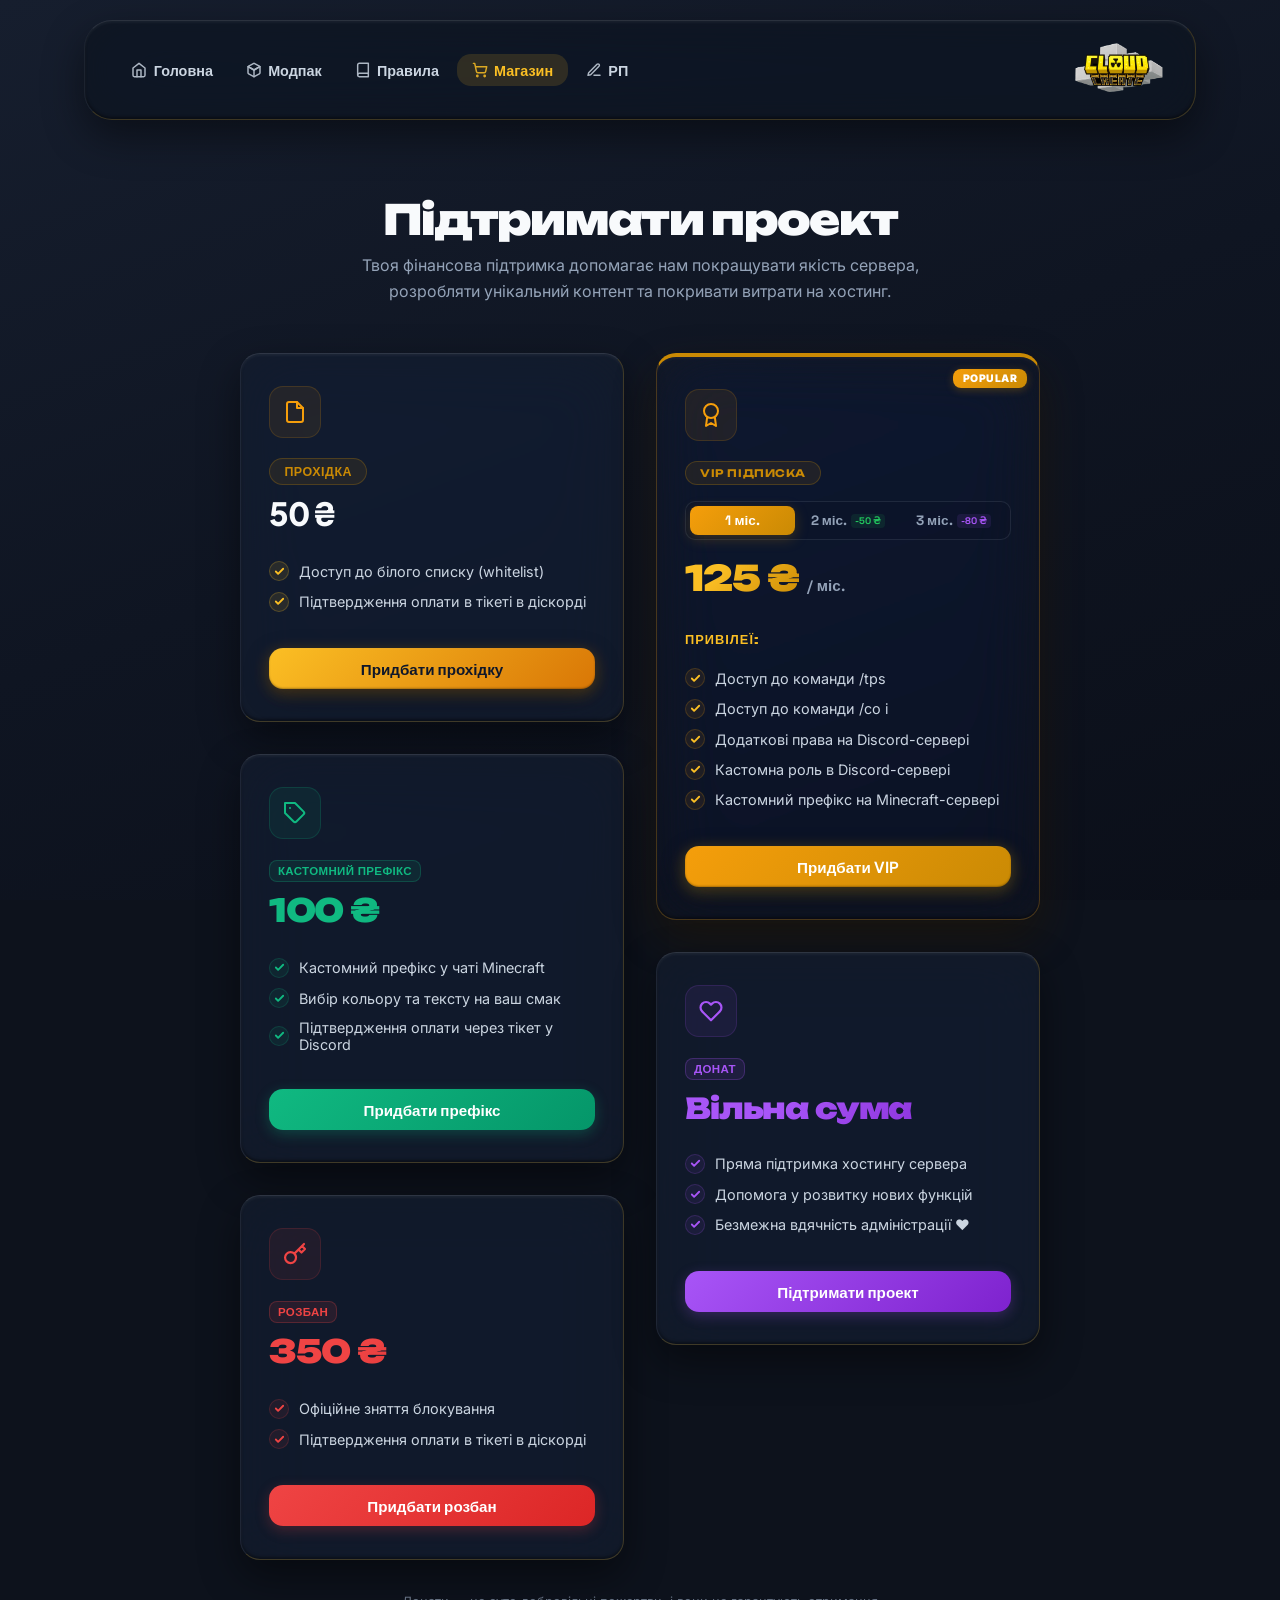
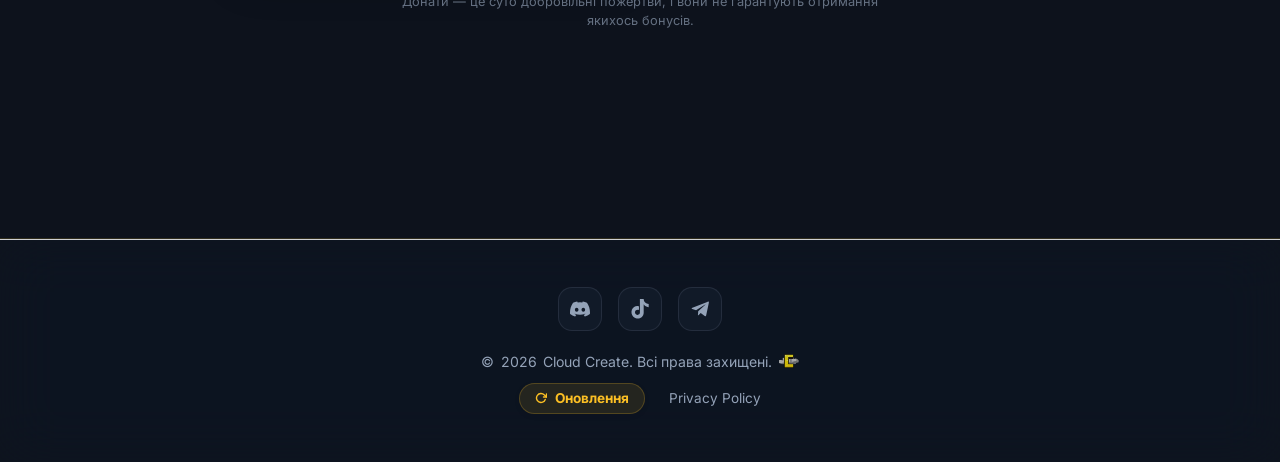
<file: shop.html>
<!DOCTYPE html>
<html lang="uk">

<head>
  <meta charset="UTF-8">
  <meta name="viewport" content="width=device-width, initial-scale=1.0">
  <title>Cloud Create — Магазин</title>
  <meta name="description" content="Підтримай сервер Cloud Create та отримай унікальні переваги для гри.">
  <link rel="icon" type="image/png" href="logo_s.png">
  <link rel="stylesheet" href="style.css">
</head>

<body>

  <div class="sky-bg"></div>

  <header>
    <nav>
      <div class="logo">
        <a href="home" aria-label="Cloud Create — Головна">
          <img src="logo.png" alt="Cloud Create" class="logo-icon">
        </a>
      </div>
      <button class="menu-toggle" id="mobile-menu-btn" aria-label="Меню" aria-expanded="false">
        <span></span>
        <span></span>
        <span></span>
      </button>
      <ul class="nav-links" id="nav-menu" role="list">
        <li><a href="home"><svg class="icon" viewBox="0 0 24 24">
              <path d="m3 9 9-7 9 7v11a2 2 0 0 1-2 2H5a2 2 0 0 1-2-2z" />
              <polyline points="9 22 9 12 15 12 15 22" />
            </svg> Головна</a></li>
        <li><a href="modpack"><svg class="icon" viewBox="0 0 24 24">
              <path
                d="M21 16V8a2 2 0 0 0-1-1.73l-7-4a2 2 0 0 0-2 0l-7 4A2 2 0 0 0 3 8v8a2 2 0 0 0 1 1.73l7 4a2 2 0 0 0 2 0l7-4A2 2 0 0 0 21 16z" />
              <polyline points="3.27 6.96 12 12.01 20.73 6.96" />
              <line x1="12" y1="22.08" x2="12" y2="12" />
              <line x1="12" y1="12" x2="3.27" y2="6.96" />
              <line x1="12" y1="12" x2="20.73" y2="6.96" />
            </svg> Модпак</a></li>
        <li><a href="rules"><svg class="icon" viewBox="0 0 24 24">
              <path d="M4 19.5A2.5 2.5 0 0 1 6.5 17H20" />
              <path d="M6.5 2H20v20H6.5A2.5 2.5 0 0 1 4 19.5v-15A2.5 2.5 0 0 1 6.5 2z" />
            </svg> Правила</a></li>
        <li><a href="shop" class="active"><svg class="icon" viewBox="0 0 24 24">
              <circle cx="8" cy="21" r="1" />
              <circle cx="19" cy="21" r="1" />
              <path d="M2.05 2.05h2l2.66 12.42a2 2 0 0 0 2 1.58h9.78a2 2 0 0 0 1.95-1.57l1.65-7.43H5.12" />
            </svg> Магазин</a></li>
        <li><a href="rp"><svg class="icon" viewBox="0 0 24 24">
              <path d="M12 20h9" />
              <path d="M16.5 3.5a2.121 2.121 0 0 1 3 3L7 19l-4 1 1-4L16.5 3.5z" />
            </svg> РП</a></li>
      </ul>
    </nav>
  </header>

  <main>
    <div class="container">

      <!-- Page Hero -->
      <div class="page-hero">
        <h1 class="section-title" style="font-size:2.6rem;">Підтримати проект</h1>
        <p class="section-subtitle" style="max-width:560px; margin:0.6rem auto 0; line-height: 1.6;">
          Твоя фінансова підтримка допомагає нам покращувати якість сервера, розробляти унікальний контент та покривати
          витрати на хостинг.
        </p>
      </div>

      <!-- Pricing Cards Grid -->
      <div class="shop-columns-wrapper">

        <!-- Left Column -->
        <div class="shop-column stagger">
          <!-- Entry Ticket (Whitelist) -->
          <div class="shop-card">
            <div class="card-icon-wrapper gold">
              <svg class="icon" viewBox="0 0 24 24">
                <path d="M14 2H6a2 2 0 0 0-2 2v16a2 2 0 0 0 2 2h12a2 2 0 0 0 2-2V8z" />
                <polyline points="14 2 14 8 20 8" />
              </svg>
            </div>
            <div>
              <div class="badge badge-gold" style="margin-bottom:0.5rem;">Прохідка</div>
              <div class="shop-price">50 ₴</div>
            </div>
            <ul class="shop-features"
              style="margin-top: 1rem; margin-bottom: 1.5rem; display: flex; flex-direction: column; gap: 0.65rem;">
              <li>
                <span class="feature-check feature-check-gold"
                  style="display: inline-flex; align-items: center; justify-content: center; width: 20px; height: 20px; border-radius: 50%; background: rgba(251, 191, 36, 0.10); border: 1px solid rgba(251, 191, 36, 0.22); color: var(--amber-400); flex-shrink: 0;">
                  <svg class="icon" viewBox="0 0 24 24"
                    style="width: 11px; height: 11px; stroke-width: 4px; color: inherit; fill: none; stroke: currentColor;">
                    <polyline points="20 6 9 17 4 12" />
                  </svg>
                </span>
                Доступ до білого списку (whitelist)
              </li>
              <li>
                <span class="feature-check feature-check-gold"
                  style="display: inline-flex; align-items: center; justify-content: center; width: 20px; height: 20px; border-radius: 50%; background: rgba(251, 191, 36, 0.10); border: 1px solid rgba(251, 191, 36, 0.22); color: var(--amber-400); flex-shrink: 0;">
                  <svg class="icon" viewBox="0 0 24 24"
                    style="width: 11px; height: 11px; stroke-width: 4px; color: inherit; fill: none; stroke: currentColor;">
                    <polyline points="20 6 9 17 4 12" />
                  </svg>
                </span>
                Підтвердження оплати в тікеті в діскорді
              </li>
            </ul>
            <a href="#" class="btn btn-primary" data-donate-url target="_blank"
              style="width:100%; justify-content:center; margin-top: auto;">
              Придбати прохідку
            </a>
          </div>

          <!-- Custom Prefix -->
          <div class="shop-card">
            <div class="card-icon-wrapper"
              style="background: rgba(16, 185, 129, 0.08); color: #10b981; border: 1px solid rgba(16, 185, 129, 0.18);">
              <svg class="icon" viewBox="0 0 24 24" fill="none" stroke="currentColor" stroke-width="2.2"
                stroke-linecap="round" stroke-linejoin="round">
                <path d="M20.59 13.41l-7.17 7.17a2 2 0 0 1-2.83 0L2 12V2h10l8.59 8.59a2 2 0 0 1 0 2.82z" />
                <line x1="7" y1="7" x2="7.01" y2="7" />
              </svg>
            </div>
            <div>
              <div class="badge"
                style="margin-bottom:0.5rem; background: rgba(16, 185, 129, 0.1); border: 1px solid rgba(16, 185, 129, 0.25); color: #10b981; font-family: 'Space Grotesk', sans-serif; font-weight: 700; font-size: 0.72rem; padding: 0.18rem 0.5rem; border-radius: var(--radius-sm); letter-spacing: 0.03em; text-transform: uppercase;">
                Кастомний префікс</div>
              <div class="shop-price"
                style="font-family: 'Unbounded', sans-serif; font-weight: 900; letter-spacing: -0.04em; background: linear-gradient(135deg, #10b981 30%, #059669 100%); -webkit-background-clip: text; -webkit-text-fill-color: transparent;">
                100 ₴</div>
            </div>
            <ul class="shop-features"
              style="margin-top: 1rem; margin-bottom: 1.5rem; display: flex; flex-direction: column; gap: 0.65rem;">
              <li>
                <span
                  style="display: inline-flex; align-items: center; justify-content: center; width: 20px; height: 20px; border-radius: 50%; background: rgba(16, 185, 129, 0.08); border: 1px solid rgba(16, 185, 129, 0.18); color: #10b981; flex-shrink: 0;">
                  <svg class="icon" viewBox="0 0 24 24"
                    style="width: 11px; height: 11px; stroke-width: 4px; color: inherit; fill: none; stroke: currentColor;">
                    <polyline points="20 6 9 17 4 12" />
                  </svg>
                </span>
                Кастомний префікс у чаті Minecraft
              </li>
              <li>
                <span
                  style="display: inline-flex; align-items: center; justify-content: center; width: 20px; height: 20px; border-radius: 50%; background: rgba(16, 185, 129, 0.08); border: 1px solid rgba(16, 185, 129, 0.18); color: #10b981; flex-shrink: 0;">
                  <svg class="icon" viewBox="0 0 24 24"
                    style="width: 11px; height: 11px; stroke-width: 4px; color: inherit; fill: none; stroke: currentColor;">
                    <polyline points="20 6 9 17 4 12" />
                  </svg>
                </span>
                Вибір кольору та тексту на ваш смак
              </li>
              <li>
                <span
                  style="display: inline-flex; align-items: center; justify-content: center; width: 20px; height: 20px; border-radius: 50%; background: rgba(16, 185, 129, 0.08); border: 1px solid rgba(16, 185, 129, 0.18); color: #10b981; flex-shrink: 0;">
                  <svg class="icon" viewBox="0 0 24 24"
                    style="width: 11px; height: 11px; stroke-width: 4px; color: inherit; fill: none; stroke: currentColor;">
                    <polyline points="20 6 9 17 4 12" />
                  </svg>
                </span>
                Підтвердження оплати через тікет у Discord
              </li>
            </ul>
            <a href="#" class="btn" data-donate-url target="_blank" rel="noopener"
              style="width:100%; justify-content:center; margin-top: auto; background: linear-gradient(135deg, #10b981, #059669); color: #fff; border: none; box-shadow: 0 4px 14px rgba(16, 185, 129, 0.28);">
              Придбати префікс
            </a>
          </div>

          <!-- Unban (Розбан) -->
          <div class="shop-card">
            <div class="card-icon-wrapper danger">
              <svg class="icon" viewBox="0 0 24 24" style="stroke-width: 2.2px;">
                <path
                  d="M21 2l-2 2m-7.61 7.61a5.5 5.5 0 1 1-7.778 7.778 5.5 5.5 0 0 1 7.777-7.777zm0 0L15.5 7.5m0 0l3 3L22 7l-3-3m-3.5 3.5L19 4" />
              </svg>
            </div>
            <div>
              <div class="badge"
                style="margin-bottom:0.5rem; background: rgba(239, 68, 68, 0.1); border: 1px solid rgba(239, 68, 68, 0.25); color: #ef4444; font-family: 'Space Grotesk', sans-serif; font-weight: 700; font-size: 0.72rem; padding: 0.18rem 0.5rem; border-radius: var(--radius-sm); letter-spacing: 0.03em; text-transform: uppercase;">
                Розбан</div>
              <div class="shop-price"
                style="font-family: 'Unbounded', sans-serif !important; font-weight: 900; letter-spacing: -0.04em; background: linear-gradient(135deg, #ef4444 30%, #b91c1c 100%); -webkit-background-clip: text; -webkit-text-fill-color: transparent;">
                350 ₴</div>
            </div>
            <ul class="shop-features"
              style="margin-top: 1rem; margin-bottom: 1.5rem; display: flex; flex-direction: column; gap: 0.65rem;">
              <li>
                <span class="feature-check feature-check-danger"
                  style="display: inline-flex; align-items: center; justify-content: center; width: 20px; height: 20px; border-radius: 50%; background: rgba(239, 68, 68, 0.08); border: 1px solid rgba(239, 68, 68, 0.18); color: #ef4444; flex-shrink: 0;">
                  <svg class="icon" viewBox="0 0 24 24"
                    style="width: 11px; height: 11px; stroke-width: 4px; color: inherit; fill: none; stroke: currentColor;">
                    <polyline points="20 6 9 17 4 12" />
                  </svg>
                </span>
                Офіційне зняття блокування
              </li>
              <li>
                <span class="feature-check feature-check-danger"
                  style="display: inline-flex; align-items: center; justify-content: center; width: 20px; height: 20px; border-radius: 50%; background: rgba(239, 68, 68, 0.08); border: 1px solid rgba(239, 68, 68, 0.18); color: #ef4444; flex-shrink: 0;">
                  <svg class="icon" viewBox="0 0 24 24"
                    style="width: 11px; height: 11px; stroke-width: 4px; color: inherit; fill: none; stroke: currentColor;">
                    <polyline points="20 6 9 17 4 12" />
                  </svg>
                </span>
                Підтвердження оплати в тікеті в діскорді
              </li>
            </ul>
            <a href="#" class="btn" data-donate-url target="_blank" rel="noopener"
              style="width:100%; justify-content:center; margin-top: auto; background: linear-gradient(135deg, #ef4444, #dc2626); color: #fff; border: none; box-shadow: 0 4px 14px rgba(239, 68, 68, 0.25);">
              Придбати розбан
            </a>
          </div>
        </div>

        <!-- Right Column -->
        <div class="shop-column stagger">
          <!-- VIP Subscription -->
          <div class="shop-card featured">
            <div class="card-icon-wrapper gold">
              <svg class="icon" viewBox="0 0 24 24">
                <circle cx="12" cy="8" r="7" />
                <polyline points="8.21 13.89 7 23 12 20 17 23 15.79 13.88" />
              </svg>
            </div>
            <div>
              <div class="badge badge-gold" style="margin-bottom:0.25rem;">VIP підписка</div>

              <div class="vip-pricing-tabs"
                style="display: flex; background: rgba(0, 0, 0, 0.04); padding: 4px; border-radius: 10px; margin: 0.75rem 0 1rem; border: 1px solid var(--border-item);">
                <button class="vip-price-tab active" data-months="1"
                  style="flex: 1; padding: 6px 4px; display: inline-flex; align-items: center; justify-content: center; gap: 4px; white-space: nowrap;">1
                  міс.</button>
                <button class="vip-price-tab" data-months="2"
                  style="flex: 1; padding: 6px 4px; display: inline-flex; align-items: center; justify-content: center; gap: 4px; white-space: nowrap;">
                  2 міс.
                  <span class="tab-saving-badge"
                    style="font-size: 0.6rem; padding: 1px 4px; border-radius: 4px; background: rgba(34, 197, 94, 0.1); color: #22c55e; font-weight: 800; transition: all 200ms var(--ease-out-expo); white-space: nowrap;">-50
                    ₴</span>
                </button>
                <button class="vip-price-tab" data-months="3"
                  style="flex: 1; padding: 6px 4px; display: inline-flex; align-items: center; justify-content: center; gap: 4px; white-space: nowrap;">
                  3 міс.
                  <span class="tab-saving-badge"
                    style="font-size: 0.6rem; padding: 1px 4px; border-radius: 4px; background: rgba(168, 85, 247, 0.1); color: #a855f7; font-weight: 800; transition: all 200ms var(--ease-out-expo); white-space: nowrap;">-80
                    ₴</span>
                </button>
              </div>

              <div class="vip-price-display" id="vip-price-display"
                style="display: flex; align-items: baseline; gap: 0.5rem; transition: filter 160ms ease, opacity 160ms ease;">
                <span class="vip-display-price" id="vip-display-price"
                  style="font-size: 2.2rem; font-weight: 900; letter-spacing: -0.03em;">125 ₴</span>
                <span class="vip-display-period" id="vip-display-period"
                  style="font-size: 0.95rem; font-weight: 600; color: var(--text-muted);">/ міс.</span>
                <span class="vip-display-saving badge badge-gold" id="vip-display-saving"
                  style="display: none; margin-left: auto; background: rgba(245, 158, 11, 0.12); border-color: rgba(245, 158, 11, 0.3); color: var(--gold); box-shadow: none; white-space: nowrap;">Економія
                  50 ₴</span>
              </div>
            </div>

            <div class="vip-features-title" style="margin-top: 1.25rem;">Привілеї:</div>
            <ul class="shop-features"
              style="margin-top: 0.5rem; margin-bottom: 1.5rem; display: flex; flex-direction: column; gap: 0.65rem;">
              <li>
                <span class="feature-check"
                  style="display: inline-flex; align-items: center; justify-content: center; width: 20px; height: 20px; border-radius: 50%; background: rgba(245, 158, 11, 0.08); border: 1px solid rgba(245, 158, 11, 0.18); color: var(--gold); flex-shrink: 0;">
                  <svg class="icon" viewBox="0 0 24 24"
                    style="width: 11px; height: 11px; stroke-width: 4px; color: inherit; fill: none; stroke: currentColor;">
                    <polyline points="20 6 9 17 4 12" />
                  </svg>
                </span>
                Доступ до команди /tps
              </li>
              <li>
                <span class="feature-check"
                  style="display: inline-flex; align-items: center; justify-content: center; width: 20px; height: 20px; border-radius: 50%; background: rgba(245, 158, 11, 0.08); border: 1px solid rgba(245, 158, 11, 0.18); color: var(--gold); flex-shrink: 0;">
                  <svg class="icon" viewBox="0 0 24 24"
                    style="width: 11px; height: 11px; stroke-width: 4px; color: inherit; fill: none; stroke: currentColor;">
                    <polyline points="20 6 9 17 4 12" />
                  </svg>
                </span>
                Доступ до команди /co i
              </li>
              <li>
                <span class="feature-check"
                  style="display: inline-flex; align-items: center; justify-content: center; width: 20px; height: 20px; border-radius: 50%; background: rgba(245, 158, 11, 0.08); border: 1px solid rgba(245, 158, 11, 0.18); color: var(--gold); flex-shrink: 0;">
                  <svg class="icon" viewBox="0 0 24 24"
                    style="width: 11px; height: 11px; stroke-width: 4px; color: inherit; fill: none; stroke: currentColor;">
                    <polyline points="20 6 9 17 4 12" />
                  </svg>
                </span>
                Додаткові права на Discord-сервері
              </li>
              <li>
                <span class="feature-check"
                  style="display: inline-flex; align-items: center; justify-content: center; width: 20px; height: 20px; border-radius: 50%; background: rgba(245, 158, 11, 0.08); border: 1px solid rgba(245, 158, 11, 0.18); color: var(--gold); flex-shrink: 0;">
                  <svg class="icon" viewBox="0 0 24 24"
                    style="width: 11px; height: 11px; stroke-width: 4px; color: inherit; fill: none; stroke: currentColor;">
                    <polyline points="20 6 9 17 4 12" />
                  </svg>
                </span>
                Кастомна роль в Discord-сервері
              </li>
              <li>
                <span class="feature-check"
                  style="display: inline-flex; align-items: center; justify-content: center; width: 20px; height: 20px; border-radius: 50%; background: rgba(245, 158, 11, 0.08); border: 1px solid rgba(245, 158, 11, 0.18); color: var(--gold); flex-shrink: 0;">
                  <svg class="icon" viewBox="0 0 24 24"
                    style="width: 11px; height: 11px; stroke-width: 4px; color: inherit; fill: none; stroke: currentColor;">
                    <polyline points="20 6 9 17 4 12" />
                  </svg>
                </span>
                Кастомний префікс на Minecraft-сервері
              </li>
            </ul>
            <a href="#" data-donate-url target="_blank" rel="noopener" class="btn btn-gold"
              style="width:100%; justify-content:center; margin-top: auto;">
              Придбати VIP
            </a>
          </div>

          <!-- Voluntary Donation -->
          <div class="shop-card">
            <div class="card-icon-wrapper"
              style="background: rgba(168, 85, 247, 0.08); color: #a855f7; border: 1px solid rgba(168, 85, 247, 0.15);">
              <svg class="icon" viewBox="0 0 24 24" style="stroke-width: 2.2px; fill: none; stroke: currentColor;">
                <path
                  d="M20.84 4.61a5.5 5.5 0 0 0-7.78 0L12 5.67l-1.06-1.06a5.5 5.5 0 0 0-7.78 7.78l1.06 1.06L12 21.23l7.78-7.78 1.06-1.06a5.5 5.5 0 0 0 0-7.78z" />
              </svg>
            </div>
            <div>
              <div class="badge"
                style="margin-bottom:0.5rem; background: rgba(168, 85, 247, 0.1); border: 1px solid rgba(168, 85, 247, 0.25); color: #a855f7; font-family: 'Space Grotesk', sans-serif; font-weight: 700; font-size: 0.72rem; padding: 0.18rem 0.5rem; border-radius: var(--radius-sm); letter-spacing: 0.03em; text-transform: uppercase;">
                Донат</div>
              <div class="shop-price"
                style="font-family: 'Unbounded', sans-serif !important; font-weight: 900; letter-spacing: -0.04em; background: linear-gradient(135deg, #a855f7 30%, #7e22ce 100%); -webkit-background-clip: text; -webkit-text-fill-color: transparent; font-size: 1.8rem; line-height: 1.2; margin-top: 0.2rem;">
                Вільна сума</div>
            </div>
            <ul class="shop-features"
              style="margin-top: 1rem; margin-bottom: 1.5rem; display: flex; flex-direction: column; gap: 0.65rem;">
              <li>
                <span class="feature-check feature-check-purple"
                  style="display: inline-flex; align-items: center; justify-content: center; width: 20px; height: 20px; border-radius: 50%; background: rgba(168, 85, 247, 0.08); border: 1px solid rgba(168, 85, 247, 0.18); color: #a855f7; flex-shrink: 0;">
                  <svg class="icon" viewBox="0 0 24 24"
                    style="width: 11px; height: 11px; stroke-width: 4px; color: inherit; fill: none; stroke: currentColor;">
                    <polyline points="20 6 9 17 4 12" />
                  </svg>
                </span>
                Пряма підтримка хостингу сервера
              </li>
              <li>
                <span class="feature-check feature-check-purple"
                  style="display: inline-flex; align-items: center; justify-content: center; width: 20px; height: 20px; border-radius: 50%; background: rgba(168, 85, 247, 0.08); border: 1px solid rgba(168, 85, 247, 0.18); color: #a855f7; flex-shrink: 0;">
                  <svg class="icon" viewBox="0 0 24 24"
                    style="width: 11px; height: 11px; stroke-width: 4px; color: inherit; fill: none; stroke: currentColor;">
                    <polyline points="20 6 9 17 4 12" />
                  </svg>
                </span>
                Допомога у розвитку нових функцій
              </li>
              <li>
                <span class="feature-check feature-check-purple"
                  style="display: inline-flex; align-items: center; justify-content: center; width: 20px; height: 20px; border-radius: 50%; background: rgba(168, 85, 247, 0.08); border: 1px solid rgba(168, 85, 247, 0.18); color: #a855f7; flex-shrink: 0;">
                  <svg class="icon" viewBox="0 0 24 24"
                    style="width: 11px; height: 11px; stroke-width: 4px; color: inherit; fill: none; stroke: currentColor;">
                    <polyline points="20 6 9 17 4 12" />
                  </svg>
                </span>
                Безмежна вдячність адміністрації ❤️
              </li>
            </ul>
            <a href="#" data-donate-url target="_blank" rel="noopener" class="btn"
              style="width:100%; justify-content:center; margin-top: auto; background: linear-gradient(135deg, #a855f7, #7e22ce); color: #fff; border: none; box-shadow: 0 4px 14px rgba(168, 85, 247, 0.25);">
              Підтримати проект
            </a>
          </div>
        </div>

      </div>

      <!-- Disclaimer -->
      <p
        style="font-size: 0.8rem; color: var(--text-muted); opacity: 0.65; text-align: center; max-width: 480px; margin: -2rem auto 4rem; line-height: 1.5;">
        Донати — це суто добровільні пожертви, і вони не гарантують отримання якихось бонусів.
      </p>

    </div><!-- /container -->
  </main>

  <footer>
    <div class="footer-socials">
      <a href="#" data-discord-url target="_blank" rel="noopener" aria-label="Discord">
        <svg class="icon" viewBox="0 0 24 24" style="width:20px; height:20px; stroke:none; fill:currentColor;">
          <path
            d="M20.317 4.37a19.791 19.791 0 0 0-4.885-1.515.074.074 0 0 0-.079.037c-.21.375-.444.864-.608 1.25a18.27 18.27 0 0 0-5.487 0 12.64 12.64 0 0 0-.617-1.25.077.077 0 0 0-.079-.037A19.736 19.736 0 0 0 3.677 4.37a.07.07 0 0 0-.032.027C.533 9.046-.32 13.58.099 18.057a.082.082 0 0 0 .031.057 19.9 19.9 0 0 0 5.993 3.03.078.078 0 0 0 .084-.028c.462-.63.874-1.295 1.226-1.994.021-.041.001-.09-.041-.106a13.094 13.094 0 0 1-1.873-.894.077.077 0 0 1-.008-.128c.126-.093.252-.19.372-.287a.075.075 0 0 1 .077-.011c3.92 1.793 8.18 1.793 12.061 0a.073.073 0 0 1 .078.009c.12.099.246.195.373.289a.077.077 0 0 1-.006.127 12.299 12.299 0 0 1-1.873.894.077.077 0 0 0-.041.107c.36.698.772 1.362 1.225 1.993a.076.076 0 0 0 .084.028 19.839 19.839 0 0 0 6.002-3.03.077.077 0 0 0 .032-.054c.5-5.177-.838-9.674-3.549-13.66a.061.061 0 0 0-.031-.03zM8.02 15.33c-1.183 0-2.157-1.085-2.157-2.419 0-1.333.956-2.419 2.156-2.419 1.21 0 2.176 1.096 2.157 2.42 0 1.333-.956 2.418-2.156 2.418zm7.975 0c-1.183 0-2.157-1.085-2.157-2.419 0-1.333.955-2.419 2.156-2.419 1.21 0 2.176 1.096 2.157 2.42 0 1.333-.946 2.418-2.156 2.418z" />
        </svg>
      </a>
      <a href="#" data-tiktok-url target="_blank" rel="noopener" aria-label="TikTok">
        <svg class="icon" viewBox="0 0 24 24" style="width:20px; height:20px; stroke:none; fill:currentColor;">
          <path
            d="M12.525.02c1.31-.02 2.61-.01 3.91-.02.08 1.53.63 3.09 1.75 4.17 1.12 1.11 2.7 1.62 4.24 1.79v4.03c-1.44-.17-2.89-.6-4.09-1.47-.77-.56-1.44-1.27-1.9-2.1v9.99c-.06 2.05-.87 4.13-2.5 5.39-1.92 1.52-4.66 1.9-6.96 1.15-2.53-.79-4.51-2.96-5.06-5.56-.63-2.88.58-6.15 3-7.76 1.71-1.15 3.92-1.36 5.86-.78v4.2c-1.2-.44-2.6-.28-3.61.52-.98.74-1.35 2.1-1.04 3.29.32 1.34 1.62 2.29 2.99 2.23 1.52-.01 2.76-1.25 2.77-2.77V.02Z" />
        </svg>
      </a>
      <a href="#" data-telegram-url target="_blank" rel="noopener" title="Telegram" aria-label="Telegram">
        <svg class="icon" viewBox="0 0 24 24" style="width:20px; height:20px; stroke:none; fill:currentColor;">
          <path
            d="M20.665 3.717l-17.73 6.837c-1.21.486-1.203 1.161-.222 1.462l4.552 1.42 10.532-6.645c.498-.303.953-.14.579.192l-8.533 7.701-.33 4.955c.485 0 .7-.223.971-.485l2.334-2.27 4.857 3.589c.895.493 1.538.239 1.761-.83l3.186-15.01c.326-1.309-.5-1.902-1.357-1.42z" />
        </svg>
      </a>
    </div>
    <p style="display: flex; align-items: center; justify-content: center; gap: 0.4rem; flex-wrap: wrap;">
      © <span data-year></span> Cloud Create. Всі права захищені.
      <img src="logo_s.png" alt=""
        style="width: 1.25rem; height: 1.25rem; object-fit: contain; opacity: 0.8; vertical-align: middle;">
    </p>
    <div class="footer-links">
      <a href="updates" class="footer-update-link">
        <svg class="icon update-btn-icon" viewBox="0 0 24 24">
          <polyline points="23 4 23 10 17 10"></polyline>
          <path d="M20.49 15a9 9 0 1 1-2.12-9.36L23 10"></path>
        </svg>
        Оновлення
      </a>
      <a href="privacy-policy">Privacy Policy</a>
    </div>
  </footer>

  <script src="main.js"></script>
  <script>
    document.addEventListener('DOMContentLoaded', () => {
      const priceTabs = document.querySelectorAll('.vip-price-tab');
      const priceDisplay = document.getElementById('vip-price-display');
      const displayPrice = document.getElementById('vip-display-price');
      const displayPeriod = document.getElementById('vip-display-period');
      const displaySaving = document.getElementById('vip-display-saving');

      const prices = {
        '1': { price: '125 ₴', period: '/ міс.', saving: '' },
        '2': { price: '199 ₴', period: '/ 2 міс.', saving: 'Економія 50 ₴' },
        '3': { price: '319 ₴', period: '/ 3 міс.', saving: 'Економія 80 ₴' }
      };

      priceTabs.forEach(tab => {
        tab.addEventListener('click', () => {
          if (tab.classList.contains('active')) return;

          // Update active state in tabs
          priceTabs.forEach(t => t.classList.remove('active'));
          tab.classList.add('active');

          const months = tab.getAttribute('data-months');
          const data = prices[months];

          // Emil's Blur Transition Mask
          priceDisplay.style.filter = 'blur(2px)';
          priceDisplay.style.opacity = '0.6';

          setTimeout(() => {
            displayPrice.textContent = data.price;
            displayPeriod.textContent = data.period;

            if (data.saving) {
              displaySaving.textContent = data.saving;
              displaySaving.style.display = 'inline-flex';
            } else {
              displaySaving.style.display = 'none';
            }

            // Remove Blur Transition Mask
            priceDisplay.style.filter = 'none';
            priceDisplay.style.opacity = '1';
          }, 120);
        });
      });
    });
  </script>
</body>

</html>
</file>
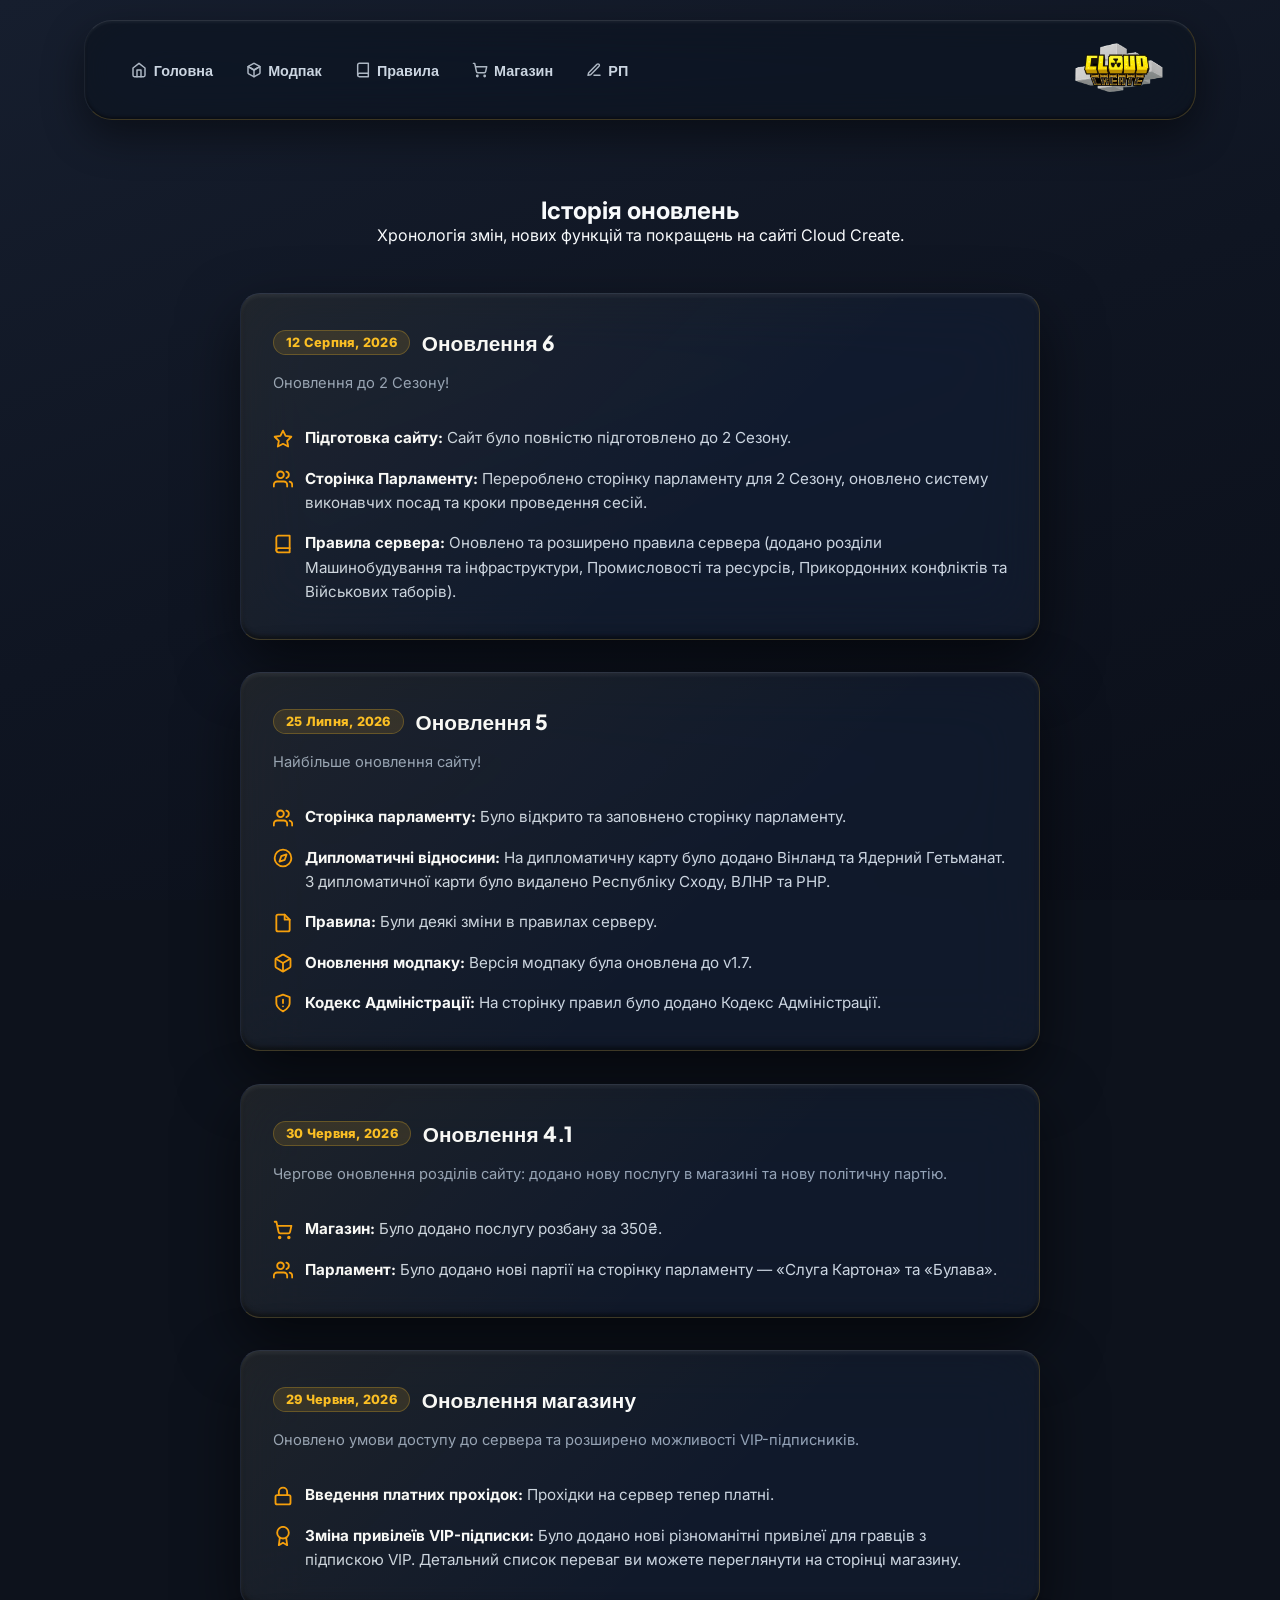
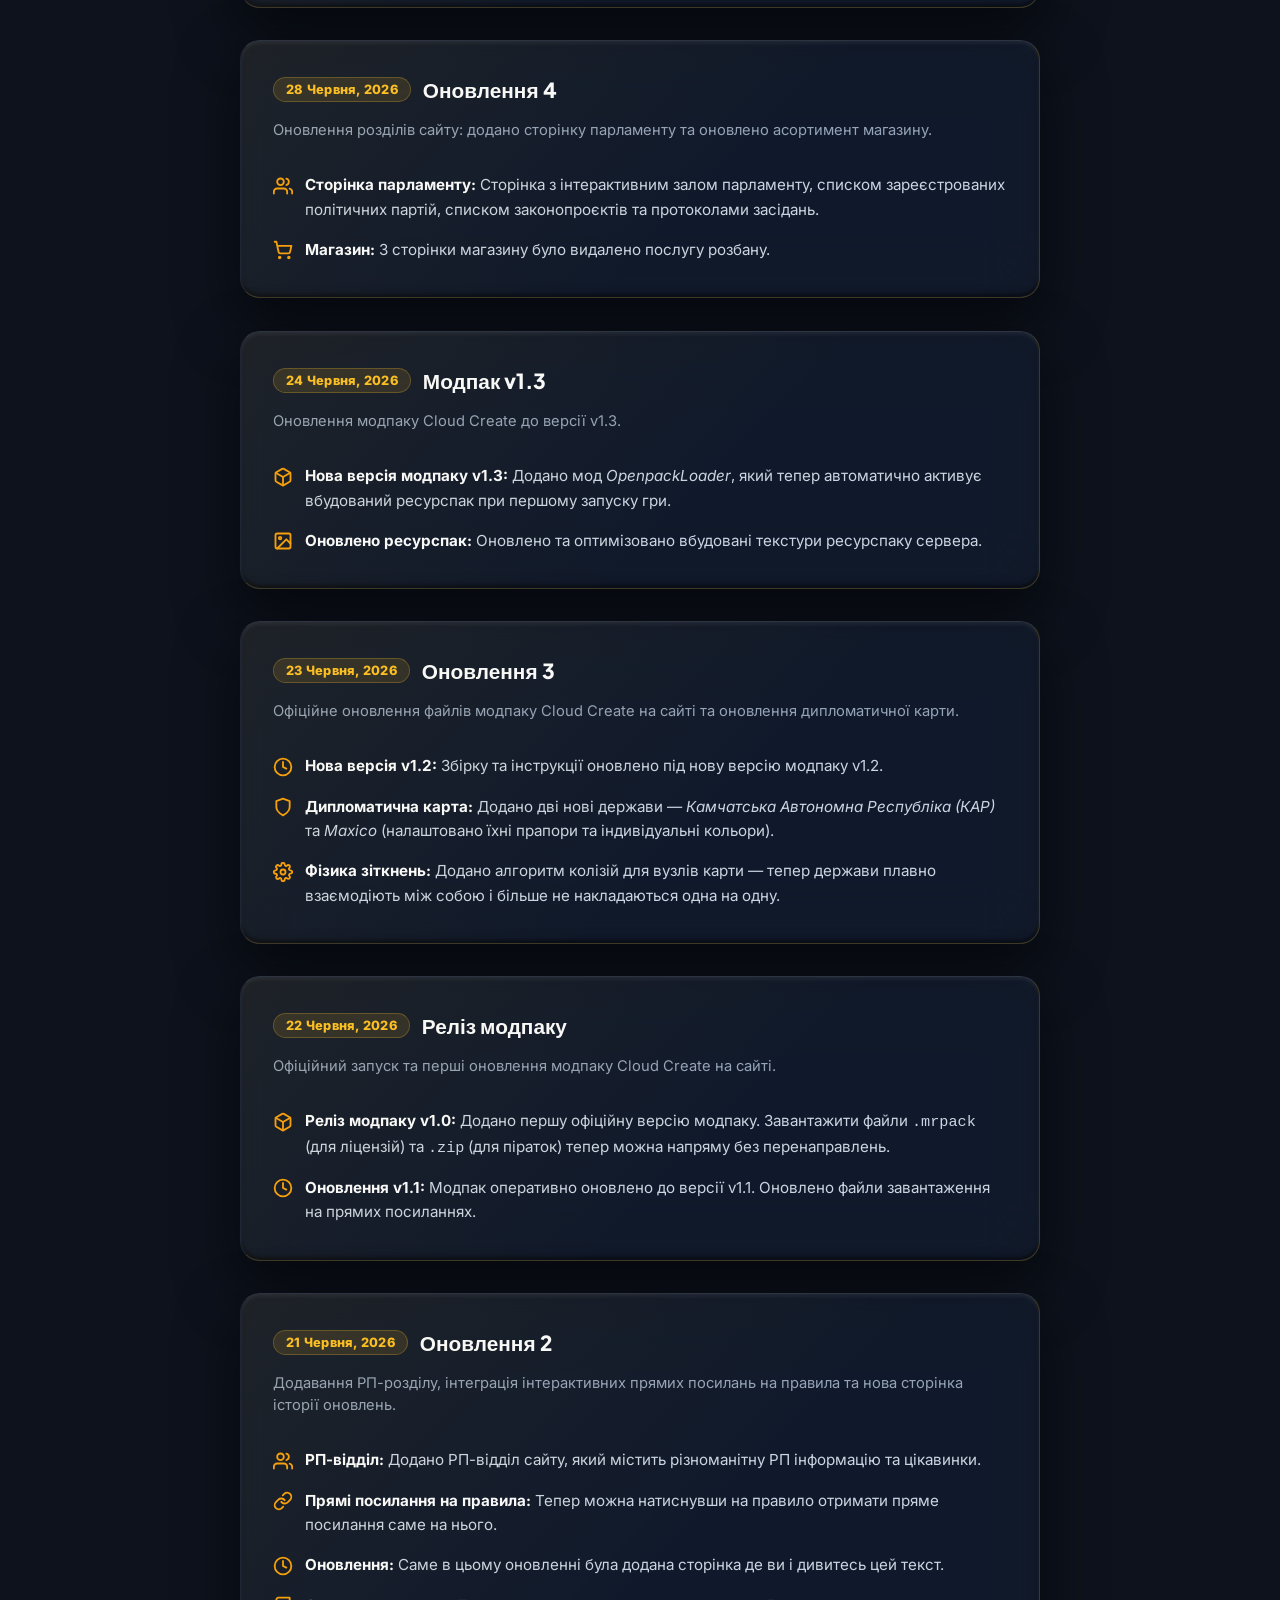
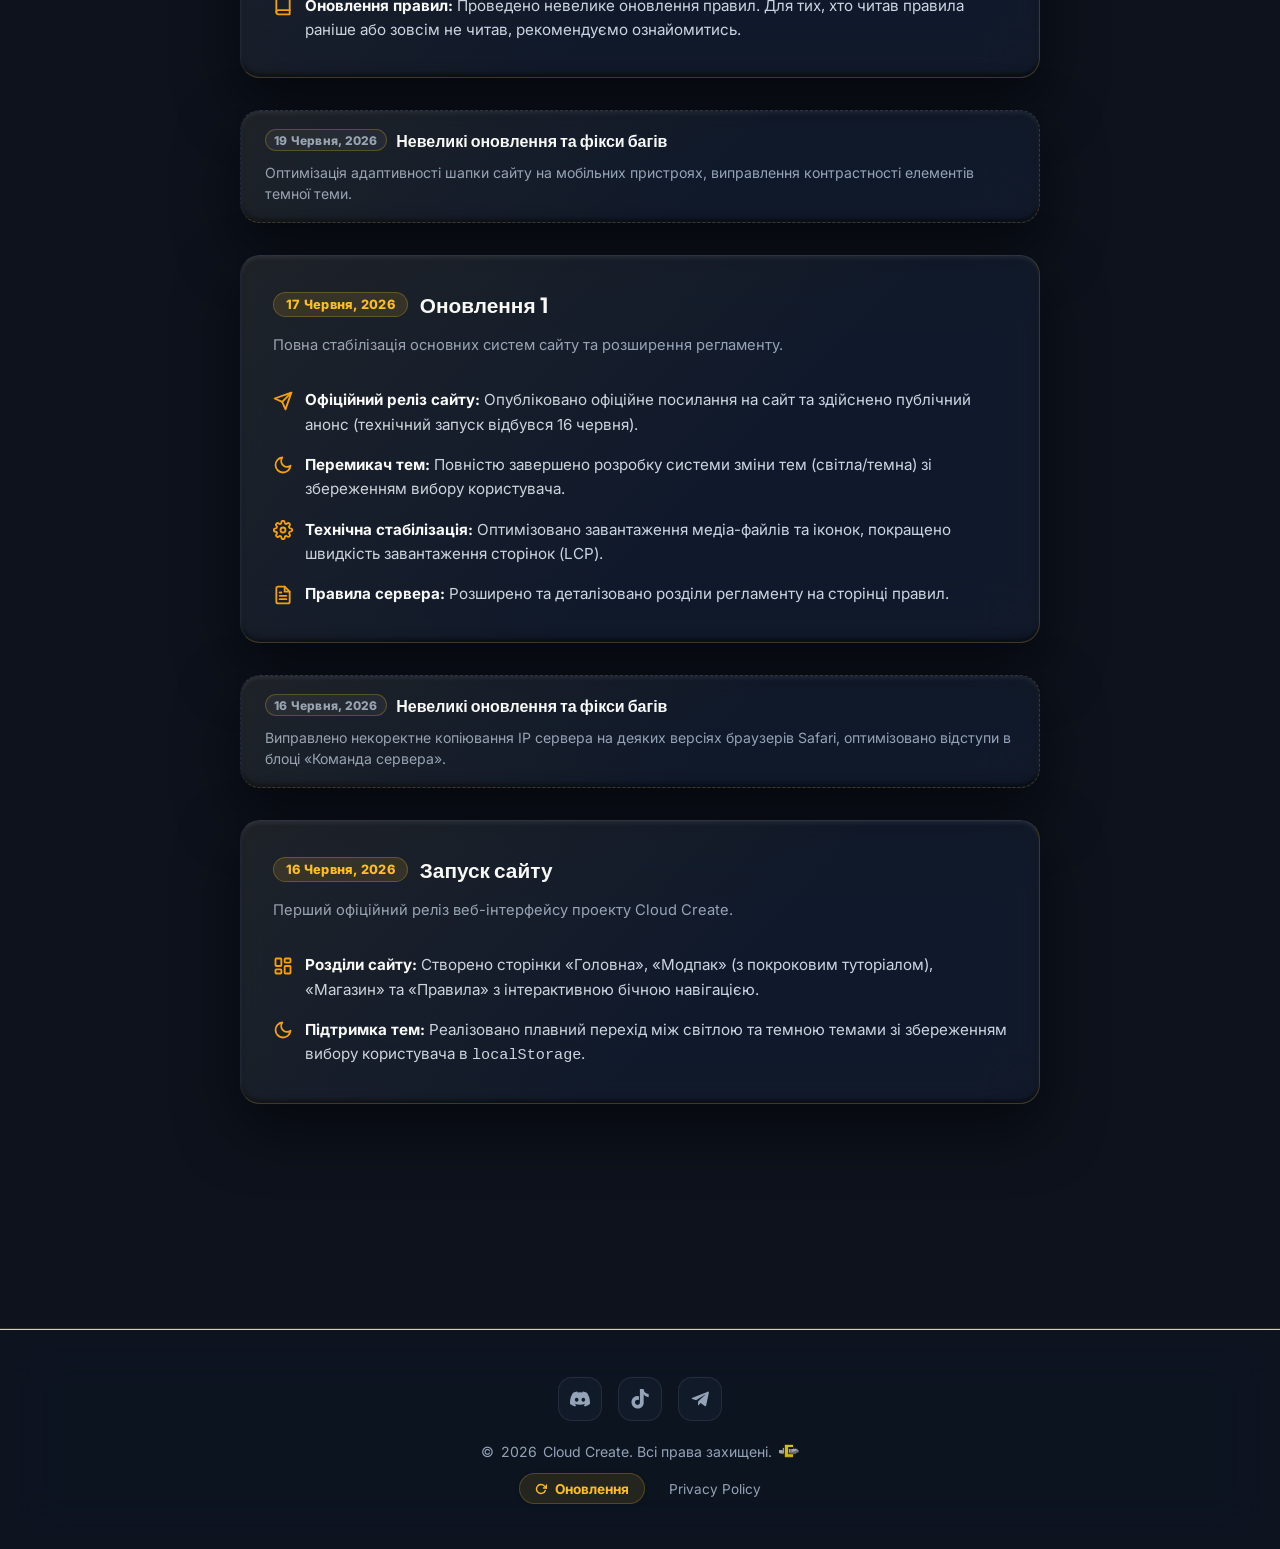
<file: updates.html>
<!DOCTYPE html>
<html lang="uk">

<head>
  <meta charset="UTF-8">
  <meta name="viewport" content="width=device-width, initial-scale=1.0">
  <title>Cloud Create — Оновлення</title>
  <meta name="description"
    content="Історія оновлень, нових можливостей та покращень на сервері Cloud Create. Дізнайтеся, що змінилося.">
  <link rel="icon" type="image/png" href="logo_s.png">
  <link rel="stylesheet" href="style.css?v=1.3.0">
</head>

<body>

  <div class="sky-bg"></div>

  <header>
    <nav>
      <div class="logo">
        <a href="home" aria-label="Cloud Create — Головна">
          <img src="logo.png" alt="Cloud Create" class="logo-icon">
        </a>
      </div>
      <button class="menu-toggle" id="mobile-menu-btn" aria-label="Меню" aria-expanded="false">
        <span></span>
        <span></span>
        <span></span>
      </button>
      <ul class="nav-links" id="nav-menu" role="list">
        <li><a href="home"><svg class="icon" viewBox="0 0 24 24">
              <path d="m3 9 9-7 9 7v11a2 2 0 0 1-2 2H5a2 2 0 0 1-2-2z" />
              <polyline points="9 22 9 12 15 12 15 22" />
            </svg> Головна</a></li>
        <li><a href="modpack"><svg class="icon" viewBox="0 0 24 24">
              <path
                d="M21 16V8a2 2 0 0 0-1-1.73l-7-4a2 2 0 0 0-2 0l-7 4A2 2 0 0 0 3 8v8a2 2 0 0 0 1 1.73l7 4a2 2 0 0 0 2 0l7-4A2 2 0 0 0 21 16z" />
              <polyline points="3.27 6.96 12 12.01 20.73 6.96" />
              <line x1="12" y1="22.08" x2="12" y2="12" />
              <line x1="12" y1="12" x2="3.27" y2="6.96" />
              <line x1="12" y1="12" x2="20.73" y2="6.96" />
            </svg> Модпак</a></li>
        <li><a href="rules"><svg class="icon" viewBox="0 0 24 24">
              <path d="M4 19.5A2.5 2.5 0 0 1 6.5 17H20" />
              <path d="M6.5 2H20v20H6.5A2.5 2.5 0 0 1 4 19.5v-15A2.5 2.5 0 0 1 6.5 2z" />
            </svg> Правила</a></li>
        <li><a href="shop"><svg class="icon" viewBox="0 0 24 24">
              <circle cx="8" cy="21" r="1" />
              <circle cx="19" cy="21" r="1" />
              <path d="M2.05 2.05h2l2.66 12.42a2 2 0 0 0 2 1.58h9.78a2 2 0 0 0 1.95-1.57l1.65-7.43H5.12" />
            </svg> Магазин</a></li>
        <li><a href="rp"><svg class="icon" viewBox="0 0 24 24">
              <path d="M12 20h9" />
              <path d="M16.5 3.5a2.121 2.121 0 0 1 3 3L7 19l-4 1 1-4L16.5 3.5z" />
            </svg> РП</a></li>
      </ul>
    </nav>
  </header>

  <main>
    <div class="container">

      <!-- PAGE HERO -->
      <section class="page-hero stagger">
        <h1 class="page-title">Історія оновлень</h1>
        <p class="page-subtitle">Хронологія змін, нових функцій та покращень на сайті Cloud Create.</p>
      </section>

      <!-- TIMELINE CONTENT -->
      <div class="updates-timeline stagger">

        <!-- Release Card: Update 6 -->
        <div class="card update-release-card">
          <div class="update-release-header">
            <span class="update-date-badge">12 Серпня, 2026</span>
            <h2 class="update-release-title">Оновлення 6</h2>
          </div>
          <p style="color: var(--text-muted); font-size: 0.92rem; line-height: 1.5; margin: 0 0 1rem;">
            Оновлення до 2 Сезону!
          </p>
          <div class="update-features-list">
            <div class="update-feature-item">
              <span class="update-feature-icon">
                <svg viewBox="0 0 24 24" fill="none" stroke="currentColor" stroke-width="2.5" stroke-linecap="round"
                  stroke-linejoin="round">
                  <polygon points="12 2 15.09 8.26 22 9.27 17 14.14 18.18 21.02 12 17.77 5.82 21.02 7 14.14 2 9.27 8.91 8.26 12 2" />
                </svg>
              </span>
              <div class="update-feature-text">
                <strong>Підготовка сайту:</strong> Сайт було повністю підготовлено до 2 Сезону.
              </div>
            </div>
            <div class="update-feature-item">
              <span class="update-feature-icon">
                <svg viewBox="0 0 24 24" fill="none" stroke="currentColor" stroke-width="2.5" stroke-linecap="round"
                  stroke-linejoin="round">
                  <path d="M17 21v-2a4 4 0 0 0-4-4H5a4 4 0 0 0-4 4v2" />
                  <circle cx="9" cy="7" r="4" />
                  <path d="M23 21v-2a4 4 0 0 0-3-3.87" />
                  <path d="M16 3.13a4 4 0 0 1 0 7.75" />
                </svg>
              </span>
              <div class="update-feature-text">
                <strong>Сторінка Парламенту:</strong> Перероблено <a href="parliament">сторінку парламенту</a> для 2 Сезону, оновлено систему виконавчих посад та кроки проведення сесій.
              </div>
            </div>
            <div class="update-feature-item">
              <span class="update-feature-icon">
                <svg viewBox="0 0 24 24" fill="none" stroke="currentColor" stroke-width="2.5" stroke-linecap="round"
                  stroke-linejoin="round">
                  <path d="M4 19.5A2.5 2.5 0 0 1 6.5 17H20" />
                  <path d="M6.5 2H20v20H6.5A2.5 2.5 0 0 1 4 19.5v-15A2.5 2.5 0 0 1 6.5 2z" />
                </svg>
              </span>
              <div class="update-feature-text">
                <strong>Правила сервера:</strong> Оновлено та розширено <a href="rules">правила сервера</a> (додано розділи Машинобудування та інфраструктури, Промисловості та ресурсів, Прикордонних конфліктів та Військових таборів).
              </div>
            </div>
          </div>
        </div>

        <!-- Release Card: Update 5 -->
        <div class="card update-release-card">
          <div class="update-release-header">
            <span class="update-date-badge">25 Липня, 2026</span>
            <h2 class="update-release-title">Оновлення 5</h2>
          </div>
          <p style="color: var(--text-muted); font-size: 0.92rem; line-height: 1.5; margin: 0 0 1rem;">
            Найбільше оновлення сайту!
          </p>
          <div class="update-features-list">
            <div class="update-feature-item">
              <span class="update-feature-icon">
                <svg viewBox="0 0 24 24" fill="none" stroke="currentColor" stroke-width="2.5" stroke-linecap="round"
                  stroke-linejoin="round">
                  <path d="M17 21v-2a4 4 0 0 0-4-4H5a4 4 0 0 0-4 4v2" />
                  <circle cx="9" cy="7" r="4" />
                  <path d="M23 21v-2a4 4 0 0 0-3-3.87" />
                  <path d="M16 3.13a4 4 0 0 1 0 7.75" />
                </svg>
              </span>
              <div class="update-feature-text">
                <strong>Сторінка парламенту:</strong> Було відкрито та заповнено <a href="parliament">сторінку
                  парламенту</a>.
              </div>
            </div>
            <div class="update-feature-item">
              <span class="update-feature-icon">
                <svg viewBox="0 0 24 24" fill="none" stroke="currentColor" stroke-width="2.5" stroke-linecap="round"
                  stroke-linejoin="round">
                  <circle cx="12" cy="12" r="10" />
                  <polygon points="16.24 7.76 14.12 14.12 7.76 16.24 9.88 9.88 16.24 7.76" />
                </svg>
              </span>
              <div class="update-feature-text">
                <strong>Дипломатичні відносини:</strong> На <a href="diplomacy">дипломатичну карту</a> було додано
                Вінланд та Ядерний Гетьманат. З дипломатичної карти було видалено Республіку Сходу, ВЛНР та РНР.
              </div>
            </div>
            <div class="update-feature-item">
              <span class="update-feature-icon">
                <svg viewBox="0 0 24 24" fill="none" stroke="currentColor" stroke-width="2.5" stroke-linecap="round"
                  stroke-linejoin="round">
                  <path d="M14 2H6a2 2 0 0 0-2 2v16a2 2 0 0 0 2 2h12a2 2 0 0 0 2-2V8z" />
                  <polyline points="14 2 14 8 20 8" />
                </svg>
              </span>
              <div class="update-feature-text">
                <strong>Правила:</strong> Були деякі зміни в <a href="rules">правилах серверу</a>.
              </div>
            </div>
            <div class="update-feature-item">
              <span class="update-feature-icon">
                <svg viewBox="0 0 24 24" fill="none" stroke="currentColor" stroke-width="2.5" stroke-linecap="round"
                  stroke-linejoin="round">
                  <path
                    d="M21 16V8a2 2 0 0 0-1-1.73l-7-4a2 2 0 0 0-2 0l-7 4A2 2 0 0 0 3 8v8a2 2 0 0 0 1 1.73l7 4a2 2 0 0 0 2 0l7-4A2 2 0 0 0 21 16z" />
                  <polyline points="3.27 6.96 12 12.01 20.73 6.96" />
                  <line x1="12" y1="22.08" x2="12" y2="12" />
                </svg>
              </span>
              <div class="update-feature-text">
                <strong>Оновлення модпаку:</strong> Версія <a href="modpack">модпаку</a> була оновлена до v1.7.
              </div>
            </div>
            <div class="update-feature-item">
              <span class="update-feature-icon">
                <svg viewBox="0 0 24 24" fill="none" stroke="currentColor" stroke-width="2.5" stroke-linecap="round"
                  stroke-linejoin="round">
                  <path d="M12 22s8-4 8-10V5l-8-3-8 3v7c0 6 8 10 8 10z" />
                  <path d="M12 8v4" />
                  <path d="M12 16h.01" />
                </svg>
              </span>
              <div class="update-feature-text">
                <strong>Кодекс Адміністрації:</strong> На сторінку <a href="rules#adm">правил</a> було додано Кодекс Адміністрації.
              </div>
            </div>
          </div>
        </div>

        <!-- Release Card: Update 4.1 -->
        <div class="card update-release-card">
          <div class="update-release-header">
            <span class="update-date-badge">30 Червня, 2026</span>
            <h2 class="update-release-title">Оновлення 4.1</h2>
          </div>
          <p style="color: var(--text-muted); font-size: 0.92rem; line-height: 1.5; margin: 0 0 1rem;">
            Чергове оновлення розділів сайту: додано нову послугу в магазині та нову політичну партію.
          </p>
          <div class="update-features-list">
            <div class="update-feature-item">
              <span class="update-feature-icon">
                <svg viewBox="0 0 24 24" fill="none" stroke="currentColor" stroke-width="2.5" stroke-linecap="round"
                  stroke-linejoin="round">
                  <circle cx="8" cy="21" r="1" />
                  <circle cx="19" cy="21" r="1" />
                  <path d="M2.05 2.05h2l2.66 12.42a2 2 0 0 0 2 1.58h9.78a2 2 0 0 0 1.95-1.57l1.65-7.43H5.12" />
                </svg>
              </span>
              <div class="update-feature-text">
                <strong>Магазин:</strong> Було додано послугу розбану за 350₴.
              </div>
            </div>
            <div class="update-feature-item">
              <span class="update-feature-icon">
                <svg viewBox="0 0 24 24" fill="none" stroke="currentColor" stroke-width="2.5" stroke-linecap="round"
                  stroke-linejoin="round">
                  <path d="M17 21v-2a4 4 0 0 0-4-4H5a4 4 0 0 0-4 4v2" />
                  <circle cx="9" cy="7" r="4" />
                  <path d="M23 21v-2a4 4 0 0 0-3-3.87" />
                  <path d="M16 3.13a4 4 0 0 1 0 7.75" />
                </svg>
              </span>
              <div class="update-feature-text">
                <strong>Парламент:</strong> Було додано нові партії на сторінку парламенту — «Слуга Картона» та
                «Булава».
              </div>
            </div>
          </div>
        </div>

        <!-- Release Card: Shop Update -->
        <div class="card update-release-card">
          <div class="update-release-header">
            <span class="update-date-badge">29 Червня, 2026</span>
            <h2 class="update-release-title">Оновлення магазину</h2>
          </div>
          <p style="color: var(--text-muted); font-size: 0.92rem; line-height: 1.5; margin: 0 0 1rem;">
            Оновлено умови доступу до сервера та розширено можливості VIP-підписників.
          </p>
          <div class="update-features-list">
            <div class="update-feature-item">
              <span class="update-feature-icon">
                <svg viewBox="0 0 24 24" fill="none" stroke="currentColor" stroke-width="2.5" stroke-linecap="round"
                  stroke-linejoin="round">
                  <rect x="3" y="11" width="18" height="11" rx="2" ry="2" />
                  <path d="M7 11V7a5 5 0 0 1 10 0v4" />
                </svg>
              </span>
              <div class="update-feature-text">
                <strong>Введення платних прохідок:</strong> Прохідки на сервер тепер платні.
              </div>
            </div>
            <div class="update-feature-item">
              <span class="update-feature-icon">
                <svg viewBox="0 0 24 24" fill="none" stroke="currentColor" stroke-width="2.5" stroke-linecap="round"
                  stroke-linejoin="round">
                  <circle cx="12" cy="8" r="7" />
                  <polyline points="8.21 13.89 7 23 12 20 17 23 15.79 13.88" />
                </svg>
              </span>
              <div class="update-feature-text">
                <strong>Зміна привілеїв VIP-підписки:</strong> Було додано нові різноманітні привілеї для гравців з
                підпискою VIP. Детальний список переваг ви можете переглянути на <a href="shop">сторінці магазину</a>.
              </div>
            </div>
          </div>
        </div>

        <!-- Release Card: Update 4 -->
        <div class="card update-release-card">
          <div class="update-release-header">
            <span class="update-date-badge">28 Червня, 2026</span>
            <h2 class="update-release-title">Оновлення 4</h2>
          </div>
          <p style="color: var(--text-muted); font-size: 0.92rem; line-height: 1.5; margin: 0 0 1rem;">
            Оновлення розділів сайту: додано сторінку парламенту та оновлено асортимент магазину.
          </p>
          <div class="update-features-list">
            <div class="update-feature-item">
              <span class="update-feature-icon">
                <svg viewBox="0 0 24 24" fill="none" stroke="currentColor" stroke-width="2.5" stroke-linecap="round"
                  stroke-linejoin="round">
                  <path d="M17 21v-2a4 4 0 0 0-4-4H5a4 4 0 0 0-4 4v2" />
                  <circle cx="9" cy="7" r="4" />
                  <path d="M23 21v-2a4 4 0 0 0-3-3.87" />
                  <path d="M16 3.13a4 4 0 0 1 0 7.75" />
                </svg>
              </span>
              <div class="update-feature-text">
                <strong>Сторінка парламенту:</strong> Сторінка з інтерактивним залом парламенту, списком зареєстрованих
                політичних партій, списком законопроєктів та протоколами засідань.
              </div>
            </div>
            <div class="update-feature-item">
              <span class="update-feature-icon">
                <svg viewBox="0 0 24 24" fill="none" stroke="currentColor" stroke-width="2.5" stroke-linecap="round"
                  stroke-linejoin="round">
                  <circle cx="8" cy="21" r="1" />
                  <circle cx="19" cy="21" r="1" />
                  <path d="M2.05 2.05h2l2.66 12.42a2 2 0 0 0 2 1.58h9.78a2 2 0 0 0 1.95-1.57l1.65-7.43H5.12" />
                </svg>
              </span>
              <div class="update-feature-text">
                <strong>Магазин:</strong> З сторінки магазину було видалено послугу розбану.
              </div>
            </div>
          </div>
        </div>

        <!-- Release Card: Modpack v1.3 -->
        <div class="card update-release-card">
          <div class="update-release-header">
            <span class="update-date-badge">24 Червня, 2026</span>
            <h2 class="update-release-title">Модпак v1.3</h2>
          </div>
          <p style="color: var(--text-muted); font-size: 0.92rem; line-height: 1.5; margin: 0 0 1rem;">
            Оновлення модпаку Cloud Create до версії v1.3.
          </p>
          <div class="update-features-list">
            <div class="update-feature-item">
              <span class="update-feature-icon">
                <svg viewBox="0 0 24 24" fill="none" stroke="currentColor" stroke-width="2.5" stroke-linecap="round"
                  stroke-linejoin="round">
                  <path
                    d="M21 16V8a2 2 0 0 0-1-1.73l-7-4a2 2 0 0 0-2 0l-7 4A2 2 0 0 0 3 8v8a2 2 0 0 0 1 1.73l7 4a2 2 0 0 0 2 0l7-4A2 2 0 0 0 21 16z" />
                  <polyline points="3.27 6.96 12 12.01 20.73 6.96" />
                  <line x1="12" y1="22.08" x2="12" y2="12" />
                </svg>
              </span>
              <div class="update-feature-text">
                <strong>Нова версія модпаку v1.3:</strong> Додано мод <em>OpenpackLoader</em>, який тепер автоматично
                активує вбудований ресурспак при першому запуску гри.
              </div>
            </div>
            <div class="update-feature-item">
              <span class="update-feature-icon">
                <svg viewBox="0 0 24 24" fill="none" stroke="currentColor" stroke-width="2.5" stroke-linecap="round"
                  stroke-linejoin="round">
                  <rect x="3" y="3" width="18" height="18" rx="2" ry="2" />
                  <circle cx="8.5" cy="8.5" r="1.5" />
                  <polyline points="21 15 16 10 5 21" />
                </svg>
              </span>
              <div class="update-feature-text">
                <strong>Оновлено ресурспак:</strong> Оновлено та оптимізовано вбудовані текстури ресурспаку сервера.
              </div>
            </div>
          </div>
        </div>

        <!-- Release Card: Modpack v1.2 -->
        <div class="card update-release-card">
          <div class="update-release-header">
            <span class="update-date-badge">23 Червня, 2026</span>
            <h2 class="update-release-title">Оновлення 3</h2>
          </div>
          <p style="color: var(--text-muted); font-size: 0.92rem; line-height: 1.5; margin: 0 0 1rem;">
            Офіційне оновлення файлів модпаку Cloud Create на сайті та оновлення дипломатичної карти.
          </p>
          <div class="update-features-list">
            <div class="update-feature-item">
              <span class="update-feature-icon">
                <svg viewBox="0 0 24 24" fill="none" stroke="currentColor" stroke-width="2.5" stroke-linecap="round"
                  stroke-linejoin="round">
                  <circle cx="12" cy="12" r="10" />
                  <polyline points="12 6 12 12 16 14" />
                </svg>
              </span>
              <div class="update-feature-text">
                <strong>Нова версія v1.2:</strong> Збірку та інструкції оновлено під нову версію модпаку v1.2.
              </div>
            </div>
            <div class="update-feature-item">
              <span class="update-feature-icon">
                <svg viewBox="0 0 24 24" fill="none" stroke="currentColor" stroke-width="2.5" stroke-linecap="round"
                  stroke-linejoin="round">
                  <path d="M12 22s8-4 8-10V5l-8-3-8 3v7c0 6 8 10 8 10z" />
                </svg>
              </span>
              <div class="update-feature-text">
                <strong>Дипломатична карта:</strong> Додано дві нові держави — <em>Камчатська Автономна Республіка
                  (КАР)</em> та <em>Махісо</em> (налаштовано їхні прапори та індивідуальні кольори).
              </div>
            </div>
            <div class="update-feature-item">
              <span class="update-feature-icon">
                <svg viewBox="0 0 24 24" fill="none" stroke="currentColor" stroke-width="2.5" stroke-linecap="round"
                  stroke-linejoin="round">
                  <circle cx="12" cy="12" r="3" />
                  <path
                    d="M19.4 15a1.65 1.65 0 0 0 .33 1.82l.06.06a2 2 0 1 1-2.83 2.83l-.06-.06a1.65 1.65 0 0 0-1.82-.33 1.65 1.65 0 0 0-1 1.51V21a2 2 0 0 1-4 0v-.09A1.65 1.65 0 0 0 9 19.4a1.65 1.65 0 0 0-1.82.33l-.06.06a2 2 0 1 1-2.83-2.83l.06-.06a1.65 1.65 0 0 0 .33-1.82 1.65 1.65 0 0 0-1.51-1H3a2 2 0 0 1 0-4h.09A1.65 1.65 0 0 0 4.6 9a1.65 1.65 0 0 0-.33-1.82l-.06-.06a2 2 0 1 1 2.83-2.83l.06.06a1.65 1.65 0 0 0 1.82.33H9a1.65 1.65 0 0 0 1-1.51V3a2 2 0 0 1 4 0v.09a1.65 1.65 0 0 0 1 1.51 1.65 1.65 0 0 0 1.82-.33l.06-.06a2 2 0 1 1 2.83 2.83l-.06.06a1.65 1.65 0 0 0-.33 1.82V9a1.65 1.65 0 0 0 1.51 1H21a2 2 0 0 1 0 4h-.09a1.65 1.65 0 0 0-1.51 1z" />
                </svg>
              </span>
              <div class="update-feature-text">
                <strong>Фізика зіткнень:</strong> Додано алгоритм колізій для вузлів карти — тепер держави плавно
                взаємодіють між собою і більше не накладаються одна на одну.
              </div>
            </div>
          </div>
        </div>

        <!-- Release Card: Modpack Added -->
        <div class="card update-release-card">
          <div class="update-release-header">
            <span class="update-date-badge">22 Червня, 2026</span>
            <h2 class="update-release-title">Реліз модпаку</h2>
          </div>
          <p style="color: var(--text-muted); font-size: 0.92rem; line-height: 1.5; margin: 0 0 1rem;">
            Офіційний запуск та перші оновлення модпаку Cloud Create на сайті.
          </p>
          <div class="update-features-list">
            <div class="update-feature-item">
              <span class="update-feature-icon">
                <svg viewBox="0 0 24 24" fill="none" stroke="currentColor" stroke-width="2.5" stroke-linecap="round"
                  stroke-linejoin="round">
                  <path
                    d="M21 16V8a2 2 0 0 0-1-1.73l-7-4a2 2 0 0 0-2 0l-7 4A2 2 0 0 0 3 8v8a2 2 0 0 0 1 1.73l7 4a2 2 0 0 0 2 0l7-4A2 2 0 0 0 21 16z" />
                  <polyline points="3.27 6.96 12 12.01 20.73 6.96" />
                  <line x1="12" y1="22.08" x2="12" y2="12" />
                </svg>
              </span>
              <div class="update-feature-text">
                <strong>Реліз модпаку v1.0:</strong> Додано першу офіційну версію модпаку. Завантажити файли
                <code>.mrpack</code> (для ліцензій) та <code>.zip</code> (для піраток) тепер можна напряму без
                перенаправлень.
              </div>
            </div>
            <div class="update-feature-item">
              <span class="update-feature-icon">
                <svg viewBox="0 0 24 24" fill="none" stroke="currentColor" stroke-width="2.5" stroke-linecap="round"
                  stroke-linejoin="round">
                  <circle cx="12" cy="12" r="10" />
                  <polyline points="12 6 12 12 16 14" />
                </svg>
              </span>
              <div class="update-feature-text">
                <strong>Оновлення v1.1:</strong> Модпак оперативно оновлено до версії v1.1. Оновлено файли завантаження
                на прямих посиланнях.
              </div>
            </div>
          </div>
        </div>

        <!-- Release Card: Update 2 -->
        <div class="card update-release-card">
          <div class="update-release-header">
            <span class="update-date-badge">21 Червня, 2026</span>
            <h2 class="update-release-title">Оновлення 2</h2>
          </div>
          <p style="color: var(--text-muted); font-size: 0.92rem; line-height: 1.5; margin: 0 0 1rem;">
            Додавання РП-розділу, інтеграція інтерактивних прямих посилань на правила та нова сторінка історії оновлень.
          </p>
          <div class="update-features-list">
            <div class="update-feature-item">
              <span class="update-feature-icon">
                <svg viewBox="0 0 24 24">
                  <path d="M17 21v-2a4 4 0 0 0-4-4H5a4 4 0 0 0-4 4v2" />
                  <circle cx="9" cy="7" r="4" />
                  <path d="M23 21v-2a4 4 0 0 0-3-3.87" />
                  <path d="M16 3.13a4 4 0 0 1 0 7.75" />
                </svg>
              </span>
              <div class="update-feature-text">
                <strong>РП-відділ:</strong> Додано РП-відділ сайту, який містить різноманітну РП інформацію та
                цікавинки.
              </div>
            </div>
            <div class="update-feature-item">
              <span class="update-feature-icon">
                <svg viewBox="0 0 24 24">
                  <path d="M10 13a5 5 0 0 0 7.54.54l3-3a5 5 0 0 0-7.07-7.07l-1.72 1.71" />
                  <path d="M14 11a5 5 0 0 0-7.54-.54l-3 3a5 5 0 0 0 7.07 7.07l1.71-1.71" />
                </svg>
              </span>
              <div class="update-feature-text">
                <strong>Прямі посилання на правила:</strong> Тепер можна натиснувши на правило отримати пряме посилання
                саме на нього.
              </div>
            </div>
            <div class="update-feature-item">
              <span class="update-feature-icon">
                <svg viewBox="0 0 24 24">
                  <circle cx="12" cy="12" r="10" />
                  <polyline points="12 6 12 12 16 14" />
                </svg>
              </span>
              <div class="update-feature-text">
                <strong>Оновлення:</strong> Саме в цьому оновленні була додана сторінка де ви і дивитесь цей текст.
              </div>
            </div>
            <div class="update-feature-item">
              <span class="update-feature-icon">
                <svg viewBox="0 0 24 24">
                  <path d="M4 19.5A2.5 2.5 0 0 1 6.5 17H20" />
                  <path d="M6.5 2H20v20H6.5A2.5 2.5 0 0 1 4 19.5v-15A2.5 2.5 0 0 1 6.5 2z" />
                </svg>
              </span>
              <div class="update-feature-text">
                <strong>Оновлення правил:</strong> Проведено невелике оновлення правил. Для тих, хто читав правила
                раніше або зовсім не читав, рекомендуємо ознайомитись.
              </div>
            </div>
          </div>
        </div>

        <!-- Minor Insert 1 -->
        <div class="card update-release-card"
          style="opacity: 0.7; border-style: dashed; padding: 1.15rem 1.5rem; gap: 0.5rem;">
          <div style="display: flex; align-items: center; gap: 0.6rem; flex-wrap: wrap; margin-bottom: 0.25rem;">
            <span class="update-date-badge"
              style="background: rgba(255, 255, 255, 0.05); color: var(--text-muted); padding: 0.15rem 0.5rem; font-size: 0.75rem;">19
              Червня, 2026</span>
            <h3 class="update-release-title" style="font-size: 1rem; font-weight: 700;">Невеликі оновлення та фікси
              багів</h3>
          </div>
          <p style="color: var(--text-muted); font-size: 0.88rem; margin: 0; line-height: 1.45;">
            Оптимізація адаптивності шапки сайту на мобільних пристроях, виправлення контрастності елементів темної
            теми.
          </p>
        </div>

        <!-- Release Card: Update 1 -->
        <div class="card update-release-card">
          <div class="update-release-header">
            <span class="update-date-badge">17 Червня, 2026</span>
            <h2 class="update-release-title">Оновлення 1</h2>
          </div>
          <p style="color: var(--text-muted); font-size: 0.92rem; line-height: 1.5; margin: 0 0 1rem;">
            Повна стабілізація основних систем сайту та розширення регламенту.
          </p>
          <div class="update-features-list">
            <div class="update-feature-item">
              <span class="update-feature-icon">
                <svg viewBox="0 0 24 24">
                  <line x1="22" y1="2" x2="11" y2="13" />
                  <polygon points="22 2 15 22 11 13 2 9 22 2" />
                </svg>
              </span>
              <div class="update-feature-text">
                <strong>Офіційний реліз сайту:</strong> Опубліковано офіційне посилання на сайт та здійснено публічний
                анонс (технічний запуск відбувся 16 червня).
              </div>
            </div>
            <div class="update-feature-item">
              <span class="update-feature-icon">
                <svg viewBox="0 0 24 24">
                  <path d="M21 12.79A9 9 0 1 1 11.21 3 7 7 0 0 0 21 12.79z" />
                </svg>
              </span>
              <div class="update-feature-text">
                <strong>Перемикач тем:</strong> Повністю завершено розробку системи зміни тем (світла/темна) зі
                збереженням вибору користувача.
              </div>
            </div>
            <div class="update-feature-item">
              <span class="update-feature-icon">
                <svg viewBox="0 0 24 24">
                  <circle cx="12" cy="12" r="3" />
                  <path
                    d="M19.4 15a1.65 1.65 0 0 0 .33 1.82l.06.06a2 2 0 1 1-2.83 2.83l-.06-.06a1.65 1.65 0 0 0-1.82-.33 1.65 1.65 0 0 0-1 1.51V21a2 2 0 0 1-4 0v-.09A1.65 1.65 0 0 0 9 19.4a1.65 1.65 0 0 0-1.82.33l-.06.06a2 2 0 1 1-2.83-2.83l.06-.06a1.65 1.65 0 0 0 .33-1.82 1.65 1.65 0 0 0-1.51-1H3a2 2 0 0 1 0-4h.09A1.65 1.65 0 0 0 4.6 9a1.65 1.65 0 0 0-.33-1.82l-.06-.06a2 2 0 1 1 2.83-2.83l.06.06a1.65 1.65 0 0 0 1.82.33H9a1.65 1.65 0 0 0 1-1.51V3a2 2 0 0 1 4 0v.09a1.65 1.65 0 0 0 1 1.51 1.65 1.65 0 0 0 1.82-.33l.06-.06a2 2 0 1 1 2.83 2.83l-.06.06a1.65 1.65 0 0 0-.33 1.82V9a1.65 1.65 0 0 0 1.51 1H21a2 2 0 0 1 0 4h-.09a1.65 1.65 0 0 0-1.51 1z" />
                </svg>
              </span>
              <div class="update-feature-text">
                <strong>Технічна стабілізація:</strong> Оптимізовано завантаження медіа-файлів та іконок, покращено
                швидкість завантаження сторінок (LCP).
              </div>
            </div>
            <div class="update-feature-item">
              <span class="update-feature-icon">
                <svg viewBox="0 0 24 24">
                  <path d="M14 2H6a2 2 0 0 0-2 2v16a2 2 0 0 0 2 2h12a2 2 0 0 0 2-2V8z" />
                  <polyline points="14 2 14 8 20 8" />
                  <line x1="16" y1="13" x2="8" y2="13" />
                  <line x1="16" y1="17" x2="8" y2="17" />
                  <polyline points="10 9 9 9 8 9" />
                </svg>
              </span>
              <div class="update-feature-text">
                <strong>Правила сервера:</strong> Розширено та деталізовано розділи регламенту на сторінці правил.
              </div>
            </div>
          </div>
        </div>

        <!-- Minor Insert 2 -->
        <div class="card update-release-card"
          style="opacity: 0.7; border-style: dashed; padding: 1.15rem 1.5rem; gap: 0.5rem;">
          <div style="display: flex; align-items: center; gap: 0.6rem; flex-wrap: wrap; margin-bottom: 0.25rem;">
            <span class="update-date-badge"
              style="background: rgba(255, 255, 255, 0.05); color: var(--text-muted); padding: 0.15rem 0.5rem; font-size: 0.75rem;">16
              Червня, 2026</span>
            <h3 class="update-release-title" style="font-size: 1rem; font-weight: 700;">Невеликі оновлення та фікси
              багів</h3>
          </div>
          <p style="color: var(--text-muted); font-size: 0.88rem; margin: 0; line-height: 1.45;">
            Виправлено некоректне копіювання IP сервера на деяких версіях браузерів Safari, оптимізовано відступи в
            блоці «Команда сервера».
          </p>
        </div>

        <!-- Release Card: Launch -->
        <div class="card update-release-card">
          <div class="update-release-header">
            <span class="update-date-badge">16 Червня, 2026</span>
            <h2 class="update-release-title">Запуск сайту</h2>
          </div>
          <p style="color: var(--text-muted); font-size: 0.92rem; line-height: 1.5; margin: 0 0 1rem;">
            Перший офіційний реліз веб-інтерфейсу проекту Cloud Create.
          </p>
          <div class="update-features-list">
            <div class="update-feature-item">
              <span class="update-feature-icon">
                <svg viewBox="0 0 24 24">
                  <rect x="3" y="3" width="7" height="9" rx="1" />
                  <rect x="14" y="3" width="7" height="5" rx="1" />
                  <rect x="14" y="12" width="7" height="9" rx="1" />
                  <rect x="3" y="16" width="7" height="5" rx="1" />
                </svg>
              </span>
              <div class="update-feature-text">
                <strong>Розділи сайту:</strong> Створено сторінки «Головна», «Модпак» (з покроковим туторіалом),
                «Магазин» та «Правила» з інтерактивною бічною навігацією.
              </div>
            </div>
            <div class="update-feature-item">
              <span class="update-feature-icon">
                <svg viewBox="0 0 24 24">
                  <path d="M21 12.79A9 9 0 1 1 11.21 3 7 7 0 0 0 21 12.79z" />
                </svg>
              </span>
              <div class="update-feature-text">
                <strong>Підтримка тем:</strong> Реалізовано плавний перехід між світлою та темною темами зі збереженням
                вибору користувача в <code>localStorage</code>.
              </div>
            </div>
          </div>
        </div>

      </div>

    </div><!-- /container -->
  </main>

  <footer>
    <div class="footer-socials">
      <a href="#" data-discord-url target="_blank" rel="noopener" title="Discord" aria-label="Discord">
        <svg class="icon" viewBox="0 0 24 24" style="width:20px; height:20px; stroke:none; fill:currentColor;">
          <path
            d="M20.317 4.37a19.791 19.791 0 0 0-4.885-1.515.074.074 0 0 0-.079.037c-.21.375-.444.864-.608 1.25a18.27 18.27 0 0 0-5.487 0 12.64 12.64 0 0 0-.617-1.25.077.077 0 0 0-.079-.037A19.736 19.736 0 0 0 3.677 4.37a.07.07 0 0 0-.032.027C.533 9.046-.32 13.58.099 18.057a.082.082 0 0 0 .031.057 19.9 19.9 0 0 0 5.993 3.03.078.078 0 0 0 .084-.028c.462-.63.874-1.295 1.226-1.994.021-.041.001-.09-.041-.106a13.094 13.094 0 0 1-1.873-.894.077.077 0 0 1-.008-.128c.126-.093.252-.19.372-.287a.075.075 0 0 1 .077-.011c3.92 1.793 8.18 1.793 12.061 0a.073.073 0 0 1 .078.009c.12.099.246.195.373.289a.077.077 0 0 1-.006.127 12.299 12.299 0 0 1-1.873.894.077.077 0 0 0-.041.107c.36.698.772 1.362 1.225 1.993a.076.076 0 0 0 .084.028 19.839 19.839 0 0 0 6.002-3.03.077.077 0 0 0 .032-.054c.5-5.177-.838-9.674-3.549-13.66a.061.061 0 0 0-.031-.03zM8.02 15.33c-1.183 0-2.157-1.085-2.157-2.419 0-1.333.956-2.419 2.156-2.419 1.21 0 2.176 1.096 2.157 2.42 0 1.333-.956 2.418-2.156 2.418zm7.975 0c-1.183 0-2.157-1.085-2.157-2.419 0-1.333.955-2.419 2.156-2.419 1.21 0 2.176 1.096 2.157 2.42 0 1.333-.946 2.418-2.156 2.418z" />
        </svg>
      </a>
      <a href="#" data-tiktok-url target="_blank" rel="noopener" title="TikTok" aria-label="TikTok">
        <svg class="icon" viewBox="0 0 24 24" style="width:20px; height:20px; stroke:none; fill:currentColor;">
          <path
            d="M12.525.02c1.31-.02 2.61-.01 3.91-.02.08 1.53.63 3.09 1.75 4.17 1.12 1.11 2.7 1.62 4.24 1.79v4.03c-1.44-.17-2.89-.6-4.09-1.47-.77-.56-1.44-1.27-1.9-2.1v9.99c-.06 2.05-.87 4.13-2.5 5.39-1.92 1.52-4.66 1.9-6.96 1.15-2.53-.79-4.51-2.96-5.06-5.56-.63-2.88.58-6.15 3-7.76 1.71-1.15 3.92-1.36 5.86-.78v4.2c-1.2-.44-2.6-.28-3.61.52-.98.74-1.35 2.1-1.04 3.29.32 1.34 1.62 2.29 2.99 2.23 1.52-.01 2.76-1.25 2.77-2.77V.02Z" />
        </svg>
      </a>
      <a href="#" data-telegram-url target="_blank" rel="noopener" title="Telegram" aria-label="Telegram">
        <svg class="icon" viewBox="0 0 24 24" style="width:20px; height:20px; stroke:none; fill:currentColor;">
          <path
            d="M20.665 3.717l-17.73 6.837c-1.21.486-1.203 1.161-.222 1.462l4.552 1.42 10.532-6.645c.498-.303.953-.14.579.192l-8.533 7.701-.33 4.955c.485 0 .7-.223.971-.485l2.334-2.27 4.857 3.589c.895.493 1.538.239 1.761-.83l3.186-15.01c.326-1.309-.5-1.902-1.357-1.42z" />
        </svg>
      </a>
    </div>
    <p style="display: flex; align-items: center; justify-content: center; gap: 0.4rem; flex-wrap: wrap;">
      © <span data-year></span> Cloud Create. Всі права захищені.
      <img src="logo_s.png" alt=""
        style="width: 1.25rem; height: 1.25rem; object-fit: contain; opacity: 0.8; vertical-align: middle;">
    </p>
    <div class="footer-links">
      <a href="updates" class="footer-update-link">
        <svg class="icon update-btn-icon" viewBox="0 0 24 24">
          <polyline points="23 4 23 10 17 10"></polyline>
          <path d="M20.49 15a9 9 0 1 1-2.12-9.36L23 10"></path>
        </svg>
        Оновлення
      </a>
      <a href="privacy-policy">Privacy Policy</a>
    </div>
  </footer>

  <script src="main.js?v=1.3.0"></script>
</body>

</html>
</file>
<file: style.css>
/* =====================================================
   Cloud Create — Global Design System
   ===================================================== */

@import url('https://fonts.googleapis.com/css2?family=Plus+Jakarta+Sans:ital,wght@0,300;0,400;0,500;0,600;0,700;0,800;0,900;1,400;1,600&family=Inter:wght@400;500;600;700&family=Space+Grotesk:wght@500;700&family=Syne:wght@700;800&family=Unbounded:wght@700;900&display=swap');
@import url('https://fonts.cdnfonts.com/css/mojangles');
@import url('https://fonts.cdnfonts.com/css/minecraft-4');

@font-face {
  font-family: 'Mojangles';
  src: url('https://cdn.jsdelivr.net/npm/skinview3d@3.0.0/assets/minecraft.woff2') format('woff2'),
       url('https://raw.githubusercontent.com/South-Paw/typeface-minecraft/master/files/minecraft-font.woff2') format('woff2'),
       url('https://fonts.cdnfonts.com/s/17498/MinecraftRegular-B8da.woff') format('woff');
  font-weight: normal;
  font-style: normal;
  font-display: swap;
}

/* =====================================================
   1. DESIGN TOKENS
   ===================================================== */
:root {
  color-scheme: dark;
  --bg-html: #0d121c;
  /* Colors — Amber / Gold & Slate Palette */
  --sky-50:  #fffbeb;
  --sky-100: #fef3c7;
  --sky-200: #fde68a;
  --sky-300: #fcd34d;
  --sky-400: #fbbf24;
  --sky-500: #f59e0b;
  --sky-600: #d97706;
  --sky-700: #b45309;

  --amber-400: #fbbf24;
  --amber-500: #f59e0b;
  --amber-600: #d97706;
  --gold-600:  #ca8a04;

  --slate-50:  #f8fafc;
  --slate-100: #f1f5f9;
  --slate-200: #e2e8f0;
  --slate-400: #94a3b8;
  --slate-600: #64748b;
  --slate-700: #475569;
  --slate-800: #1e293b;
  --slate-900: #0f172a;

  /* Semantic tokens — Dark Ash Charcoal & Warm Gold Theme */
  --bg-body:    linear-gradient(160deg, #161e2e 0%, #0f1522 50%, #0b0f19 100%);
  --bg-card:    rgba(22, 30, 46, 0.68);
  --bg-card-hover: rgba(28, 38, 58, 0.85);
  --bg-nav:     rgba(15, 21, 31, 0.78);

  --text-main:  #f8fafc;
  --text-body:  #cbd5e1;
  --text-muted: #94a3b8;

  --accent:     #f59e0b;
  --accent-dark: #d97706;
  --accent-glow: rgba(245, 158, 11, 0.35);

  --gold:       #fbbf24;
  --gold-glow:  rgba(251, 191, 36, 0.35);

  --border:     rgba(148, 163, 184, 0.14);
  --border-card: rgba(251, 191, 36, 0.20);

  --shadow-sm:  0 8px 24px rgba(0, 0, 0, 0.35), inset 0 1px 2px rgba(255, 255, 255, 0.05), inset 0 -1px 2px rgba(0, 0, 0, 0.3);
  --shadow-md:  0 16px 40px rgba(0, 0, 0, 0.45), inset 0 1.5px 3px rgba(255, 255, 255, 0.06), inset 0 -2px 3px rgba(0, 0, 0, 0.4);
  --shadow-lg:  0 24px 60px rgba(0, 0, 0, 0.55), inset 0 2px 4px rgba(255, 255, 255, 0.08), inset 0 -3px 4px rgba(0, 0, 0, 0.5);
  --shadow-glow: 0 0 40px rgba(245, 158, 11, 0.25);
  --shadow-card-hover: 0 25px 50px rgba(0, 0, 0, 0.55), inset 0 1.5px 3px rgba(255, 255, 255, 0.08), inset 0 -1.5px 2px rgba(0, 0, 0, 0.4);
  
  /* Glass highlights & shines */
  --border-highlight-top: rgba(255, 255, 255, 0.12);
  --border-highlight-left: rgba(255, 255, 255, 0.06);
  --card-shine: linear-gradient(135deg, rgba(251, 191, 36, 0.06), transparent 60%);
  --bg-item: linear-gradient(135deg, rgba(22, 30, 46, 0.60) 0%, rgba(14, 19, 29, 0.40) 100%);
  --bg-item-hover: linear-gradient(135deg, rgba(28, 38, 58, 0.82) 0%, rgba(18, 25, 37, 0.60) 100%);
  --border-item: rgba(148, 163, 184, 0.14);
  --border-item-hover: rgba(251, 191, 36, 0.32);

  --nav-border-top: rgba(255, 255, 255, 0.12);
  --nav-border-left: rgba(255, 255, 255, 0.06);

  /* Typography */
  --font-display: 'Plus Jakarta Sans', sans-serif;
  --font-body:    'Inter', sans-serif;

  /* Custom Easings (Emil Kowalski) */
  --ease-out-expo: cubic-bezier(0.23, 1, 0.32, 1);
  --ease-in-out-expo: cubic-bezier(0.77, 0, 0.175, 1);
  --ease-standard: cubic-bezier(0.4, 0, 0.2, 1);

  /* Radius */
  --radius-sm: 8px;
  --radius-md: 14px;
  --radius-lg: 20px;
  --radius-xl: 28px;
  --radius-full: 9999px;

  /* Layout */
  --container-max: 1160px;
  --nav-height: 100px;

  /* Theme-adaptive scrollbars */
  --scrollbar-track: #0b0f19;
  --scrollbar-thumb: rgba(148, 163, 184, 0.25);
  --scrollbar-thumb-hover: rgba(251, 191, 36, 0.55);
}

/* =====================================================
   2. RESET & BASE
   ===================================================== */
*, *::before, *::after {
  box-sizing: border-box;
  margin: 0;
  padding: 0;
}

html {
  scroll-behavior: smooth;
  -webkit-font-smoothing: antialiased;
  -moz-osx-font-smoothing: grayscale;
  background-color: var(--bg-html, #0d121c);
  scrollbar-width: thin;
  scrollbar-color: var(--scrollbar-thumb) var(--scrollbar-track);
}

body {
  font-family: var(--font-body);
  font-size: 1rem;
  color: var(--text-main);
  background: var(--bg-body);
  min-height: 100vh;
  background-attachment: fixed;
  overflow-x: hidden;
  transition: background-color 400ms var(--ease-out-expo), color 400ms var(--ease-out-expo);
}

a { color: inherit; text-decoration: none; }
ul { list-style: none; }
img { max-width: 100%; display: block; }

/* =====================================================
   3. BACKGROUND — ANIMATED SKY
   ===================================================== */
.sky-bg {
  position: fixed;
  inset: 0;
  z-index: -2;
  background: var(--bg-body);
  transition: background 400ms var(--ease-out-expo);
}

/* Background — Animated Orbs and sky are preserved */


/* =====================================================
   4. LAYOUT
   ===================================================== */
.container {
  max-width: var(--container-max);
  margin: 0 auto;
  padding: 0 1.5rem;
}

/* =====================================================
   5. NAVIGATION
   ===================================================== */
header {
  position: sticky;
  top: 1.25rem;
  z-index: 100;
  height: var(--nav-height);
  margin: 0 auto;
  max-width: var(--container-max);
  padding: 0 1.5rem;
  width: 100%;
}

nav {
  background: var(--bg-nav);
  backdrop-filter: blur(36px) saturate(210%);
  -webkit-backdrop-filter: blur(36px) saturate(210%);
  border: 1px solid var(--border-card);
  border-top: 1px solid var(--nav-border-top);
  border-left: 1px solid var(--nav-border-left);
  box-shadow: var(--shadow-md);
  border-radius: var(--radius-xl);
  height: 100%;
  display: flex;
  align-items: center;
  justify-content: space-between;
  padding: 0 2rem;
  gap: 2rem;
  transition: background-color 250ms var(--ease-out-expo), border-color 250ms var(--ease-out-expo), box-shadow 250ms var(--ease-out-expo);
}

.logo {
  order: 3;
  margin-left: auto;
}

.logo a {
  display: flex;
  align-items: center;
  gap: 0.75rem;
  font-family: var(--font-display);
  font-weight: 800;
  font-size: 1.3rem;
  color: var(--text-main);
  letter-spacing: -0.02em;
}

.logo-icon {
  height: 88px;
  width: auto;
  max-width: 340px;
  object-fit: contain;
  display: block;
  transition: transform 300ms var(--ease-out-expo), filter 300ms var(--ease-out-expo);
}

.logo a:hover .logo-icon {
  transform: scale(1.08);
  filter: drop-shadow(0 0 16px rgba(251, 191, 36, 0.45)) drop-shadow(0 0 6px rgba(245, 158, 11, 0.3));
}

.logo-text-cloud { color: var(--accent); }
.logo-text-create { color: var(--gold); }

.nav-links {
  order: 1;
  display: flex;
  align-items: center;
  gap: 0.25rem;
}

.nav-links a {
  display: inline-flex;
  align-items: center;
  gap: 0.4rem;
  padding: 0.45rem 0.9rem;
  border-radius: var(--radius-md);
  font-family: var(--font-display);
  font-size: 0.9rem;
  font-weight: 600;
  color: var(--text-body);
  transition: color 150ms var(--ease-out-expo),
              background-color 150ms var(--ease-out-expo);
}

@media (hover: hover) and (pointer: fine) {
  .nav-links a:hover {
    color: var(--amber-400);
    background-color: rgba(251, 191, 36, 0.10);
  }
}

.nav-links a.active {
  color: var(--amber-400);
  background-color: rgba(251, 191, 36, 0.14);
}

.nav-links a i {
  font-size: 0.8rem;
  opacity: 0.8;
}

/* Theme Toggle Button */
.theme-toggle {
  order: 4; /* Place after logo */
  background: rgba(255, 255, 255, 0.05);
  border: 1px solid rgba(255, 255, 255, 0.1);
  color: var(--text-main);
  width: 42px;
  height: 42px;
  border-radius: 50%;
  display: flex;
  align-items: center;
  justify-content: center;
  cursor: pointer;
  transition: background-color 300ms var(--ease-out-expo),
              border-color 300ms var(--ease-out-expo),
              transform 300ms var(--ease-out-expo),
              box-shadow 300ms var(--ease-out-expo);
  box-shadow: var(--shadow-sm);
  position: relative;
  overflow: hidden;
  backdrop-filter: blur(8px);
  -webkit-backdrop-filter: blur(8px);
}

.theme-toggle:hover {
  border-color: var(--accent);
  box-shadow: 0 0 16px rgba(251, 191, 36, 0.4);
  transform: translateY(-2px);
  background: rgba(251, 191, 36, 0.1);
}

.theme-toggle:active {
  transform: translateY(0) scale(0.92);
}

.theme-toggle .icon {
  width: 20px;
  height: 20px;
  position: absolute;
  transition: transform 500ms var(--ease-out-expo),
              opacity 500ms var(--ease-out-expo),
              color 300ms ease;
}

.theme-toggle .sun-icon {
  color: var(--gold-400);
}

.theme-toggle .moon-icon {
  color: var(--slate-300);
}

/* Light mode state */
html:not(.dark-theme) .theme-toggle .sun-icon {
  transform: translateY(0) rotate(0);
  opacity: 1;
}

html:not(.dark-theme) .theme-toggle .moon-icon {
  transform: translateY(20px) rotate(-90deg);
  opacity: 0;
}

/* Dark mode state */
html.dark-theme .theme-toggle .sun-icon {
  transform: translateY(-20px) rotate(90deg);
  opacity: 0;
}

html.dark-theme .theme-toggle .moon-icon {
  transform: translateY(0) rotate(0);
  opacity: 1;
}

/* Mobile menu toggle */
.menu-toggle {
  order: 2;
  display: none;
  background: rgba(22, 30, 46, 0.6);
  border: 1px solid var(--border-item);
  border-radius: var(--radius-sm);
  color: var(--text-main);
  width: 38px;
  height: 38px;
  position: relative;
  cursor: pointer;
  transition: background-color 150ms var(--ease-out-expo),
              border-color 150ms var(--ease-out-expo),
              transform 160ms var(--ease-out-expo);
  -webkit-tap-highlight-color: transparent;
  outline: none;
}

.menu-toggle:focus,
.menu-toggle:active,
.menu-toggle[aria-expanded="true"] {
  background-color: rgba(251, 191, 36, 0.12);
  border-color: var(--amber-400);
}

.menu-toggle span {
  display: block;
  position: absolute;
  left: 10px;
  right: 10px;
  height: 2px;
  background-color: var(--text-body);
  border-radius: 2px;
  transition: transform 250ms var(--ease-out-expo),
              opacity 250ms var(--ease-out-expo),
              background-color 250ms var(--ease-out-expo);
  will-change: transform, opacity;
}

.menu-toggle span:nth-child(1) {
  top: 12px;
}

.menu-toggle span:nth-child(2) {
  top: 18px;
}

.menu-toggle span:nth-child(3) {
  top: 24px;
}

.menu-toggle[aria-expanded="true"] span:nth-child(1) {
  transform: translateY(6px) rotate(45deg);
}

.menu-toggle[aria-expanded="true"] span:nth-child(2) {
  opacity: 0;
  transform: scale(0);
}

.menu-toggle[aria-expanded="true"] span:nth-child(3) {
  transform: translateY(-6px) rotate(-45deg);
}

.menu-toggle:active { transform: scale(0.95); }

/* =====================================================
   6. BUTTONS
   ===================================================== */
.btn {
  display: inline-flex;
  align-items: center;
  justify-content: center;
  gap: 0.5rem;
  padding: 0.7rem 1.5rem;
  border-radius: var(--radius-md);
  font-family: var(--font-display);
  font-size: 0.95rem;
  font-weight: 700;
  cursor: pointer;
  border: none;
  text-decoration: none;
  transition: transform 160ms var(--ease-out-expo),
              box-shadow 250ms var(--ease-out-expo),
              background-color 250ms var(--ease-out-expo),
              filter 250ms var(--ease-out-expo);
  position: relative;
  overflow: hidden;
}

.btn:active { transform: scale(0.97); }

.btn-primary {
  background: linear-gradient(135deg, var(--amber-400), var(--amber-600));
  color: #0f172a;
  font-weight: 800;
  box-shadow: var(--shadow-sm), 0 4px 16px var(--accent-glow);
}

@media (hover: hover) and (pointer: fine) {
  .btn-primary:hover {
    box-shadow: var(--shadow-md), 0 6px 24px var(--accent-glow);
    filter: brightness(1.05);
    transform: translateY(-2px);
  }
}

.btn-secondary {
  background: var(--bg-card);
  color: var(--text-body);
  border: 1px solid var(--border-card);
  border-top: 1px solid var(--border-highlight-top);
  box-shadow: var(--shadow-sm);
  backdrop-filter: blur(24px) saturate(200%);
  -webkit-backdrop-filter: blur(24px) saturate(200%);
}

@media (hover: hover) and (pointer: fine) {
  .btn-secondary:hover {
    background: var(--bg-card-hover);
    border-color: rgba(251, 191, 36, 0.35);
    box-shadow: var(--shadow-md);
    transform: translateY(-2px);
  }
}

.btn-gold {
  background: linear-gradient(135deg, var(--amber-500), var(--gold-600));
  color: #fff;
  box-shadow: var(--shadow-sm), 0 4px 16px var(--gold-glow);
}

@media (hover: hover) and (pointer: fine) {
  .btn-gold:hover {
    box-shadow: var(--shadow-md), 0 6px 24px rgba(202, 138, 4, 0.35);
    filter: brightness(1.05);
    transform: translateY(-2px);
  }
}

/* =====================================================
   7. CARDS — Glassmorphism
   ===================================================== */
.card {
  background: var(--bg-card);
  backdrop-filter: blur(32px) saturate(200%);
  -webkit-backdrop-filter: blur(32px) saturate(200%);
  border: 1px solid var(--border-card);
  border-top: 1px solid var(--border-highlight-top);
  border-left: 1px solid var(--border-highlight-left);
  border-radius: var(--radius-lg);
  box-shadow: var(--shadow-lg);
  transition: transform 400ms var(--ease-out-expo),
              box-shadow 400ms var(--ease-out-expo),
              border-color 400ms var(--ease-out-expo),
              background-color 400ms var(--ease-out-expo);
  padding: 2.2rem 2rem;
  display: flex;
  flex-direction: column;
  position: relative;
  overflow: hidden;
}

.card::before {
  content: '';
  position: absolute;
  inset: 0;
  background: var(--card-shine);
  pointer-events: none;
  z-index: 2;
}

@media (hover: hover) and (pointer: fine) {
  .card:hover {
    transform: translateY(-6px);
    background-color: var(--bg-card-hover);
    box-shadow: var(--shadow-card-hover);
  }
  .card-sky:hover {
    border-color: rgba(251, 191, 36, 0.4);
  }
  .card-gold:hover {
    border-color: rgba(245, 158, 11, 0.4);
  }
  .card-slate:hover {
    border-color: rgba(251, 191, 36, 0.35);
  }
  .card-green:hover {
    border-color: rgba(34, 197, 94, 0.4);
  }
  .card-red:hover {
    border-color: rgba(239, 68, 68, 0.4);
  }
  .card-purple:hover {
    border-color: rgba(168, 85, 247, 0.4);
  }
  .card-cyan:hover {
    border-color: rgba(6, 182, 212, 0.45);
  }
}

/* Inline SVG Icon Utility */
.icon {
  width: 1.1em;
  height: 1.1em;
  vertical-align: middle;
  fill: none;
  stroke: currentColor;
  stroke-width: 2;
  stroke-linecap: round;
  stroke-linejoin: round;
  flex-shrink: 0;
  display: inline-block;
  transition: transform 200ms var(--ease-out-expo), stroke-width 200ms var(--ease-out-expo);
}

.nav-links a .icon {
  width: 16px;
  height: 16px;
  stroke-width: 2.2px;
  opacity: 0.85;
}

/* Card classes */
.card-sky   { }
.card-gold  { }
.card-slate { }
.card-green { }
.card-red   { }
.card-purple{ }

/* =====================================================
   8. IP BOX
   ===================================================== */
.ip-box {
  display: inline-flex;
  align-items: center;
  gap: 1rem;
  background: var(--bg-card);
  border: 1px solid var(--border-card);
  border-top: 1px solid rgba(255, 255, 255, 0.7);
  border-radius: var(--radius-md);
  padding: 0.85rem 1.4rem;
  cursor: pointer;
  font-family: var(--font-display);
  font-weight: 700;
  font-size: 1rem;
  color: var(--text-main);
  letter-spacing: 0.01em;
  box-shadow: var(--shadow-sm);
  backdrop-filter: blur(24px) saturate(200%);
  -webkit-backdrop-filter: blur(24px) saturate(200%);
  transition: transform 300ms var(--ease-out-expo),
              box-shadow 300ms var(--ease-out-expo),
              border-color 300ms var(--ease-out-expo),
              background-color 300ms var(--ease-out-expo);
  user-select: none;
  position: relative;
  overflow: hidden;
}

@media (hover: hover) and (pointer: fine) {
  .ip-box:hover {
    border-color: rgba(251, 191, 36, 0.45);
    background-color: var(--bg-card-hover);
    box-shadow: var(--shadow-md), 0 4px 20px var(--accent-glow);
    transform: translateY(-2px);
  }
}

.ip-box:active { transform: translateY(1px) scale(0.97); }

#server-ip {
  font-family: 'Mojangles', 'Minecraft', monospace;
  font-size: 13px;
  letter-spacing: 0.5px;
  text-transform: lowercase;
  -webkit-font-smoothing: none;
  -moz-osx-font-smoothing: unset;
  font-smooth: never;
  image-rendering: pixelated;
  display: inline-block;
  line-height: 1;
}

.ip-copy-hint {
  font-size: 0.78rem;
  font-weight: 500;
  color: var(--text-muted);
  opacity: 0;
  transition: opacity 200ms var(--ease-out-expo);
  white-space: nowrap;
}

@media (hover: hover) and (pointer: fine) {
  .ip-box:hover .ip-copy-hint { opacity: 1; }
}

.ip-toast-container {
  position: absolute;
  top: 100%;
  left: 50%;
  transform: translateX(-50%);
  width: max-content;
  max-width: 90vw;
  height: 52px;
  overflow: hidden;
  pointer-events: none;
  display: flex;
  justify-content: center;
  align-items: flex-start;
  padding-top: 8px;
  z-index: 10;
}

.ip-copied-toast {
  transform: translateY(-105%) scale(0.95);
  background: var(--slate-900);
  color: #fff;
  font-size: 0.8rem;
  font-weight: 600;
  padding: 0.5rem 1.1rem;
  border-radius: var(--radius-full);
  white-space: nowrap;
  opacity: 0;
  pointer-events: none;
  box-shadow: 0 8px 24px rgba(0, 0, 0, 0.15);
  transition: opacity 350ms var(--ease-out-expo),
              transform 350ms var(--ease-out-expo);
}

.ip-copied-toast.show {
  opacity: 1;
  transform: translateY(0) scale(1);
}

.ip-copied-toast.ip-warning {
  background: rgba(239, 68, 68, 0.95);
  backdrop-filter: blur(8px);
  -webkit-backdrop-filter: blur(8px);
  color: #fff;
  border: 1px solid rgba(239, 68, 68, 0.2);
  box-shadow: 0 8px 24px rgba(239, 68, 68, 0.25);
}

.ip-box.ip-unavailable {
  border-color: rgba(239, 68, 68, 0.5) !important;
  background-color: rgba(239, 68, 68, 0.08) !important;
  box-shadow: 0 4px 20px rgba(239, 68, 68, 0.2), var(--shadow-sm) !important;
  color: #ef4444 !important;
}

/* Status dot */
.status-dot {
  width: 8px;
  height: 8px;
  border-radius: 50%;
  display: inline-block;
  background: var(--slate-400);
  flex-shrink: 0;
}

.status-dot.online  { background: #22c55e; box-shadow: 0 0 6px rgba(34, 197, 94, 0.5); }
.status-dot.offline { background: #ef4444; }
.status-dot.checking {
  background: var(--amber-500);
  animation: pulse-dot 1.4s ease-in-out infinite;
}

@keyframes pulse-dot {
  0%, 100% { opacity: 1; }
  50%       { opacity: 0.35; }
}

/* =====================================================
   9. SECTION TITLES
   ===================================================== */
.section-title {
  font-family: var(--font-display);
  font-size: 2.2rem;
  font-weight: 800;
  color: var(--text-main);
  letter-spacing: -0.03em;
  line-height: 1.15;
}

.section-subtitle {
  color: var(--text-muted);
  font-size: 1rem;
  margin-top: 0.5rem;
  line-height: 1.6;
}

/* =====================================================
   10. GRID LAYOUTS
   ===================================================== */
.grid {
  display: grid;
  gap: 1.25rem;
}

.grid-2 { grid-template-columns: repeat(2, 1fr); }
.grid-3 { grid-template-columns: repeat(3, 1fr); }
.grid-auto { grid-template-columns: repeat(auto-fit, minmax(280px, 1fr)); }

/* =====================================================
   11. BADGE / TAG
   ===================================================== */
.badge {
  display: inline-flex;
  align-items: center;
  gap: 0.4rem;
  padding: 0.3rem 0.9rem;
  border-radius: var(--radius-full);
  font-family: var(--font-display);
  font-size: 0.78rem;
  font-weight: 700;
  letter-spacing: 0.04em;
  text-transform: uppercase;
}

.badge-sky {
  background: rgba(251, 191, 36, 0.12);
  border: 1px solid rgba(251, 191, 36, 0.28);
  color: var(--amber-400);
}

.badge-gold {
  background: rgba(202, 138, 4, 0.10);
  border: 1px solid rgba(202, 138, 4, 0.25);
  color: var(--gold-600);
}

/* =====================================================
   12. HERO SECTION
   ===================================================== */
@keyframes spin-gear {
  from { transform: rotate(0deg); }
  to { transform: rotate(360deg); }
}
.spin-gear {
  animation: spin-gear 8s linear infinite;
  transform-origin: center;
}

.hero {
  display: flex;
  flex-direction: column;
  align-items: center;
  justify-content: center;
  max-width: 860px;
  margin: 0 auto;
  gap: 0;
  padding: 6.5rem 2rem 5rem;
  position: relative;
  text-align: center;
}

.hero-info {
  display: flex;
  flex-direction: column;
  align-items: center;
  text-align: center;
  width: 100%;
}

.hero-title {
  font-family: var(--font-display);
  font-size: clamp(2.8rem, 5.5vw, 4.6rem);
  font-weight: 900;
  letter-spacing: -0.04em;
  line-height: 1.1;
  background: linear-gradient(135deg, #f8fafc 30%, #fbbf24 100%);
  -webkit-background-clip: text;
  -webkit-text-fill-color: transparent;
  background-clip: text;
  margin-bottom: 1.5rem;
}

.hero-subtitle {
  color: var(--text-muted);
  font-size: 1.1rem;
  max-width: 640px;
  margin: 0 auto 2.5rem auto;
  line-height: 1.75;
  text-align: center;
}

.hero-actions {
  display: flex;
  gap: 1rem;
  justify-content: center;
  flex-wrap: wrap;
  width: 100%;
}

.hero-cloud-image {
  max-width: 100%;
  height: auto;
  filter: drop-shadow(0 15px 30px rgba(251, 191, 36, 0.15));
  animation: hero-cloud-float 6s ease-in-out infinite alternate;
  transition: transform 500ms var(--ease-out-expo), filter 500ms var(--ease-out-expo);
}

.hero-cloud-image:hover {
  transform: scale(1.04) translateY(-5px);
  filter: drop-shadow(0 22px 45px rgba(251, 191, 36, 0.28));
}

@keyframes hero-cloud-float {
  0% { transform: translateY(0); }
  100% { transform: translateY(-15px); }
}

/* Hero IP & Status wrappers for aligning */
.hero-ip-wrapper {
  display: inline-block;
  position: relative;
  margin: 0 auto 2.5rem auto;
  width: max-content;
}

.hero-status-wrapper {
  display: flex;
  justify-content: center;
  align-items: center;
  gap: 0.5rem;
  margin: 0 auto 3rem auto;
}

/* Hero Visual (Cloud Showcase) */
.hero-visual {
  display: flex;
  justify-content: center;
  align-items: center;
  position: relative;
  width: 100%;
}

.hero-visual::before {
  content: '';
  position: absolute;
  width: min(340px, 80%);
  aspect-ratio: 1;
  background: radial-gradient(circle, rgba(251, 191, 36, 0.18) 0%, transparent 70%);
  filter: blur(40px);
  z-index: -1;
  animation: pulse-halo 5s ease-in-out infinite alternate;
}

@keyframes pulse-halo {
  0% { transform: scale(0.95); opacity: 0.7; }
  100% { transform: scale(1.05); opacity: 1; }
}


/* Ambient glow orbs */
.glow-orb {
  position: fixed;
  border-radius: var(--radius-full);
  filter: blur(140px);
  opacity: 0.16;
  z-index: -3;
  pointer-events: none;
  will-change: transform, border-radius;
}
.orb-1 {
  width: 450px;
  height: 450px;
  background: var(--sky-400);
  top: -50px;
  left: -100px;
  animation: float-orb-1 28s infinite alternate ease-in-out;
}
.orb-2 {
  width: 550px;
  height: 550px;
  background: var(--amber-300);
  bottom: -100px;
  right: -100px;
  animation: float-orb-2 33s infinite alternate ease-in-out;
}
.orb-3 {
  width: 350px;
  height: 350px;
  background: var(--sky-300);
  top: 50%;
  left: 35%;
  animation: float-orb-3 25s infinite alternate ease-in-out;
}

@keyframes float-orb-1 {
  0% {
    transform: translate(0, 0) scale(1) rotate(0deg);
    border-radius: 40% 60% 60% 40% / 40% 50% 50% 60%;
  }
  50% {
    transform: translate(80px, 50px) scale(1.1) rotate(90deg);
    border-radius: 60% 40% 50% 50% / 50% 60% 40% 50%;
  }
  100% {
    transform: translate(120px, 80px) scale(1.15) rotate(180deg);
    border-radius: 40% 60% 60% 40% / 40% 50% 50% 60%;
  }
}
@keyframes float-orb-2 {
  0% {
    transform: translate(0, 0) scale(1) rotate(0deg);
    border-radius: 50% 50% 40% 60% / 50% 40% 60% 50%;
  }
  50% {
    transform: translate(-100px, -60px) scale(1.05) rotate(-120deg);
    border-radius: 40% 60% 50% 50% / 60% 50% 40% 50%;
  }
  100% {
    transform: translate(-150px, -100px) scale(1.1) rotate(-240deg);
    border-radius: 50% 50% 40% 60% / 50% 40% 60% 50%;
  }
}
@keyframes float-orb-3 {
  0% {
    transform: translate(0, 0) scale(1) rotate(0deg);
    border-radius: 60% 40% 60% 40% / 50% 50% 50% 50%;
  }
  50% {
    transform: translate(40px, -70px) scale(1.15) rotate(60deg);
    border-radius: 40% 60% 40% 60% / 40% 60% 40% 60%;
  }
  100% {
    transform: translate(60px, -110px) scale(1.25) rotate(120deg);
    border-radius: 60% 40% 60% 40% / 50% 50% 50% 50%;
  }
}

/* Interlocking gear mechanism showcase */
.mechanism-card {
  background: var(--bg-card);
  backdrop-filter: blur(28px) saturate(190%);
  -webkit-backdrop-filter: blur(28px) saturate(190%);
  border: 1px solid var(--border-card);
  border-top: 1px solid var(--border-highlight-top);
  border-left: 1px solid var(--border-highlight-left);
  border-radius: var(--radius-xl);
  box-shadow: var(--shadow-lg);
  width: 100%;
  aspect-ratio: 1 / 1;
  max-width: 380px;
  margin: 0 auto;
  position: relative;
  overflow: hidden;
  display: flex;
  align-items: center;
  justify-content: center;
}

.mechanism-card::before {
  content: '';
  position: absolute;
  inset: 0;
  background: radial-gradient(circle at 50% 50%, rgba(251, 191, 36, 0.10) 0%, transparent 70%);
  pointer-events: none;
}

.mechanism-gear {
  position: absolute;
  pointer-events: auto;
  will-change: transform;
  transition: filter 300ms var(--ease-out-expo);
  filter: drop-shadow(0 4px 10px rgba(0, 0, 0, 0.08));
}

.mechanism-gear:hover {
  filter: drop-shadow(0 8px 24px rgba(251, 191, 36, 0.35)) brightness(1.1);
}

/* Interlocking gear positions */
.gear-large {
  width: 160px;
  height: 160px;
  top: calc(50% - 110px);
  left: calc(50% - 110px);
  animation: gear-spin 25s linear infinite;
}

.gear-medium {
  width: 110px;
  height: 110px;
  top: calc(50% - -10px);
  left: calc(50% - -10px);
  animation: gear-spin 17.18s linear infinite reverse; /* speed ratio = 110 / 160 */
}

.gear-small {
  width: 75px;
  height: 75px;
  top: calc(50% - 100px);
  left: calc(50% - -40px);
  animation: gear-spin 11.72s linear infinite; /* speed ratio = 75 / 160 */
}

@keyframes gear-spin {
  from { transform: rotate(0deg); }
  to   { transform: rotate(360deg); }
}

/* =====================================================
   13. FEATURE CARDS
   ===================================================== */
.feature-icon {
  width: 48px;
  height: 48px;
  border-radius: var(--radius-md);
  display: flex;
  align-items: center;
  justify-content: center;
  font-size: 1.3rem;
  margin-bottom: 1rem;
  flex-shrink: 0;
}

.feature-icon-sky  { background: rgba(251, 191, 36, 0.12); color: var(--amber-400); }
.feature-icon-gold { background: rgba(202, 138, 4, 0.12);  color: var(--gold-600); }
.feature-icon-slate{ background: rgba(71, 85, 105, 0.10);  color: var(--slate-600); }

/* =====================================================
   14. TEAM CARDS
   ===================================================== */
.team-role {
  font-size: 0.78rem;
  font-weight: 700;
  text-transform: uppercase;
  letter-spacing: 0.06em;
  margin-bottom: 0.5rem;
}

.role-red    { color: #ef4444; }
.role-sky    { color: var(--amber-400); }
.role-purple { color: #a855f7; }
.role-green  { color: #22c55e; }
.role-gold   { color: var(--gold-600); }
.role-slate  { color: var(--slate-600); }
.role-cyan   { color: #06b6d4; }

/* =====================================================
   15. FOOTER
   ===================================================== */
footer {
  text-align: center;
  padding: 3rem 1.5rem;
  margin-top: 5rem;
  border-top: 1px solid rgba(251, 191, 36, 0.15);
  background: var(--bg-nav);
  backdrop-filter: blur(28px) saturate(200%);
  -webkit-backdrop-filter: blur(28px) saturate(200%);
  box-shadow: inset 0 1px 0 rgba(255, 255, 255, 0.8);
}

.footer-socials {
  display: flex;
  justify-content: center;
  gap: 1rem;
  margin-bottom: 1.25rem;
}

.footer-socials a {
  width: 44px;
  height: 44px;
  border-radius: var(--radius-md);
  background: var(--bg-card);
  border: 1px solid var(--border);
  display: flex;
  align-items: center;
  justify-content: center;
  color: var(--text-muted);
  font-size: 1.15rem;
  transition: color 150ms var(--ease-out-expo),
              border-color 150ms var(--ease-out-expo),
              transform 160ms var(--ease-out-expo),
              box-shadow 200ms var(--ease-out-expo);
}

@media (hover: hover) and (pointer: fine) {
  .footer-socials a:hover {
    color: var(--accent);
    border-color: rgba(251, 191, 36, 0.35);
    box-shadow: 0 4px 12px var(--accent-glow);
  }
}

.footer-socials a:active { transform: scale(0.95); }

footer p {
  color: var(--text-muted);
  font-size: 0.88rem;
  margin-bottom: 0.75rem;
}

.footer-links {
  display: flex;
  justify-content: center;
  align-items: center;
  gap: 1.5rem;
}

.footer-links a {
  color: var(--text-muted);
  font-size: 0.85rem;
  transition: color 150ms var(--ease-out-expo);
}

@media (hover: hover) and (pointer: fine) {
  .footer-links a:hover { color: var(--accent); }
}

.footer-update-link {
  display: inline-flex;
  align-items: center;
  gap: 0.5rem;
  font-weight: 700;
  font-size: 0.8rem;
  color: var(--amber-400) !important;
  background: rgba(251, 191, 36, 0.10);
  border: 1px solid rgba(251, 191, 36, 0.22);
  border-radius: var(--radius-full);
  padding: 0.4rem 0.95rem;
  box-shadow: 0 2px 6px rgba(0, 0, 0, 0.05);
  transition: transform 300ms var(--ease-out-expo),
              box-shadow 300ms var(--ease-out-expo),
              background-color 300ms var(--ease-out-expo),
              border-color 300ms var(--ease-out-expo);
}

.footer-update-link:hover {
  transform: translateY(-2px);
  background: rgba(251, 191, 36, 0.18);
  border-color: rgba(251, 191, 36, 0.45);
  box-shadow: 0 4px 12px rgba(251, 191, 36, 0.25);
}

.update-btn-icon {
  width: 12px;
  height: 12px;
  stroke-width: 2.8px;
  fill: none;
  stroke: currentColor;
  transition: transform 600ms var(--ease-out-expo);
}

.footer-update-link:hover .update-btn-icon {
  transform: rotate(360deg);
}

/* =====================================================
   16. PAGE HERO (inner pages)
   ===================================================== */
.page-hero {
  padding: 4rem 0 3rem;
  text-align: center;
}

/* =====================================================
   17. ACCORDION (Rules page)
   ===================================================== */
.accordion {
  display: flex;
  flex-direction: column;
  gap: 0.75rem;
}

.accordion-item {
  background: var(--bg-card);
  border: 1px solid var(--border-card);
  border-top: 1px solid rgba(255, 255, 255, 0.7);
  border-radius: var(--radius-md);
  overflow: hidden;
  backdrop-filter: blur(24px) saturate(190%);
  -webkit-backdrop-filter: blur(24px) saturate(190%);
  transition: box-shadow 300ms var(--ease-out-expo),
              background-color 300ms var(--ease-out-expo);
}

.accordion-item:has(.accordion-content:not([hidden])) {
  box-shadow: var(--shadow-md);
  background-color: var(--bg-card-hover);
}

.accordion-trigger {
  width: 100%;
  background: none;
  border: none;
  padding: 1.1rem 1.4rem;
  text-align: left;
  display: flex;
  align-items: center;
  justify-content: space-between;
  gap: 1rem;
  cursor: pointer;
  font-family: var(--font-display);
  font-size: 1rem;
  font-weight: 700;
  color: var(--text-main);
  transition: background-color 150ms var(--ease-out-expo);
}

.accordion-trigger:hover { background: rgba(251, 191, 36, 0.08); }
.accordion-trigger:active { background: rgba(251, 191, 36, 0.12); }

.accordion-chevron {
  flex-shrink: 0;
  font-size: 0.85rem;
  color: var(--text-muted);
  transition: transform 250ms var(--ease-out-expo);
}

.accordion-item.open .accordion-chevron { transform: rotate(180deg); }

.accordion-content {
  padding: 0 1.4rem 1.2rem;
  color: var(--text-body);
  font-size: 0.95rem;
  line-height: 1.75;
}

.accordion-content p + p { margin-top: 0.75rem; }
.accordion-content ul { padding-left: 1.25rem; list-style: disc; }
.accordion-content li { margin-top: 0.4rem; }

/* =====================================================
   18. SHOP CARDS
   ===================================================== */
.shop-card {
  background: var(--bg-card);
  backdrop-filter: blur(32px) saturate(200%);
  -webkit-backdrop-filter: blur(32px) saturate(200%);
  border: 1px solid var(--border-card);
  border-top: 1px solid var(--border-highlight-top);
  border-left: 1px solid var(--border-highlight-left);
  border-radius: var(--radius-lg);
  padding: 2rem 1.75rem;
  display: flex;
  flex-direction: column;
  gap: 0.75rem;
  box-shadow: var(--shadow-md);
  transition: transform 400ms var(--ease-out-expo),
              box-shadow 400ms var(--ease-out-expo),
              background-color 400ms var(--ease-out-expo);
  position: relative;
  overflow: hidden;
}

.shop-card .card-icon-wrapper {
  transition: transform 250ms var(--ease-out-expo), background-color 250ms var(--ease-out-expo);
}

@media (hover: hover) and (pointer: fine) {
  .shop-card:hover {
    transform: translateY(-5px);
    box-shadow: var(--shadow-lg);
    background-color: var(--bg-card-hover);
    border-color: rgba(251, 191, 36, 0.3);
  }
  .shop-card:hover .card-icon-wrapper {
    transform: scale(1.08) rotate(4deg);
  }
  .shop-card:hover .shop-features li .icon {
    transform: scale(1.15);
  }
}

.shop-price {
  font-family: var(--font-display);
  font-size: 2rem;
  font-weight: 900;
  color: var(--text-main);
  letter-spacing: -0.03em;
}

.shop-price span {
  font-size: 1rem;
  font-weight: 600;
  color: var(--text-muted);
}

.shop-features {
  list-style: none;
  display: flex;
  flex-direction: column;
  gap: 0.5rem;
  flex: 1;
}

.shop-features li {
  display: flex;
  align-items: center;
  gap: 0.6rem;
  font-size: 0.9rem;
  color: var(--text-body);
}

.shop-features li i,
.shop-features li .icon {
  color: var(--amber-400);
  font-size: 0.8rem;
  flex-shrink: 0;
  transition: transform 250ms var(--ease-out-expo), color 250ms var(--ease-out-expo);
}

/* Shop Alert Banner */
.shop-alert-banner {
  display: inline-flex;
  align-items: center;
  justify-content: center;
  gap: 0.65rem;
  background: rgba(239, 68, 68, 0.08);
  border: 1px solid rgba(239, 68, 68, 0.2);
  border-top: 1px solid rgba(239, 68, 68, 0.35);
  border-radius: var(--radius-full);
  padding: 0.5rem 1.4rem;
  color: #fca5a5;
  margin: 1.5rem auto 0;
  box-shadow: 0 8px 32px rgba(239, 68, 68, 0.04);
  position: relative;
  overflow: hidden;
  backdrop-filter: blur(16px);
  -webkit-backdrop-filter: blur(16px);
}

.shop-alert-banner span {
  font-family: var(--font-display);
  font-weight: 800;
  text-transform: uppercase;
  letter-spacing: 0.06em;
  font-size: 0.82rem;
}

.shop-alert-banner .icon {
  color: #ef4444;
  width: 18px;
  height: 18px;
  flex-shrink: 0;
}

.alert-pulse {
  animation: alert-pulse-anim 2s infinite ease-in-out;
}

@keyframes alert-pulse-anim {
  0%, 100% { opacity: 0.7; transform: scale(1); }
  50% { opacity: 1; transform: scale(1.1); }
}

html:not(.dark-theme) .shop-alert-banner {
  background: rgba(239, 68, 68, 0.04);
  border-color: rgba(239, 68, 68, 0.15);
  color: #b91c1c;
}

/* Premium Shop Cards */
.shop-card.featured {
  border: 1px solid rgba(245, 158, 11, 0.25);
  border-top: 4px solid var(--gold-600);
  box-shadow: 0 20px 48px rgba(245, 158, 11, 0.08), var(--shadow-md);
  background-color: rgba(245, 158, 11, 0.02);
}

html.dark-theme .shop-card.featured {
  background-color: rgba(245, 158, 11, 0.01);
}

/* Premium Gold Shine Sweep animation */
.shop-card.featured::after {
  content: '';
  position: absolute;
  top: 0; left: -150%;
  width: 100%; height: 100%;
  background: linear-gradient(
    90deg,
    transparent,
    rgba(245, 158, 11, 0.05),
    rgba(255, 255, 255, 0.20),
    rgba(245, 158, 11, 0.05),
    transparent
  );
  transform: skewX(-25deg);
  pointer-events: none;
  z-index: 1;
}

@media (hover: hover) and (pointer: fine) {
  .shop-card.featured:hover::after {
    left: 200%;
    transition: left 1.2s var(--ease-out-expo);
  }
}

/* Premium Segmented Controls for Pricing */
.vip-price-tab {
  border: none;
  background: none;
  cursor: pointer;
  outline: none;
  font-family: var(--font-display);
  font-size: 0.85rem;
  font-weight: 700;
  border-radius: 8px;
  color: var(--text-muted);
  transition: background-color 200ms var(--ease-out-expo), color 200ms var(--ease-out-expo), transform 160ms var(--ease-out-expo), box-shadow 200ms var(--ease-out-expo);
}
.vip-price-tab:hover {
  color: var(--text-main);
  background-color: rgba(255, 255, 255, 0.04);
}
.vip-price-tab:active {
  transform: scale(0.97);
}
.vip-price-tab.active {
  background: linear-gradient(135deg, var(--amber-500), var(--gold-600)) !important;
  color: #fff !important;
  box-shadow: 0 4px 14px rgba(202, 138, 4, 0.25);
}
html.dark-theme .vip-price-tab.active {
  box-shadow: 0 4px 18px rgba(202, 138, 4, 0.45);
}
.vip-price-tab.active .tab-saving-badge {
  background: rgba(255, 255, 255, 0.25) !important;
  color: #fff !important;
}

/* Premium Privilege Icons */
.feature-check {
  transition: transform 250ms var(--ease-out-expo), background-color 250ms var(--ease-out-expo), border-color 250ms var(--ease-out-expo), box-shadow 250ms var(--ease-out-expo);
}
.shop-card.featured:hover .feature-check:not(.feature-check-sky):not(.feature-check-danger):not(.feature-check-purple) {
  transform: scale(1.1);
  background-color: rgba(245, 158, 11, 0.18);
  border-color: rgba(245, 158, 11, 0.4);
  box-shadow: 0 0 10px rgba(245, 158, 11, 0.12);
}
.shop-card:hover .feature-check-sky {
  transform: scale(1.1);
  background-color: rgba(251, 191, 36, 0.18) !important;
  border-color: rgba(251, 191, 36, 0.4) !important;
  box-shadow: 0 0 10px rgba(251, 191, 36, 0.12);
}
.shop-card:hover .feature-check-danger {
  transform: scale(1.1);
  background-color: rgba(239, 68, 68, 0.18) !important;
  border-color: rgba(239, 68, 68, 0.4) !important;
  box-shadow: 0 0 10px rgba(239, 68, 68, 0.12);
}
.shop-card:hover .feature-check-purple {
  transform: scale(1.1);
  background-color: rgba(168, 85, 247, 0.18) !important;
  border-color: rgba(168, 85, 247, 0.4) !important;
  box-shadow: 0 0 10px rgba(168, 85, 247, 0.12);
}
/* Premium VIP Typography (Google Fonts) */
.shop-card.featured .badge-gold {
  font-family: 'Unbounded', sans-serif !important;
  font-size: 0.65rem;
  font-weight: 700;
  letter-spacing: 0.05em;
}
.vip-price-tab {
  font-family: 'Space Grotesk', sans-serif !important;
  font-weight: 700;
}
.vip-display-price {
  font-family: 'Unbounded', sans-serif !important;
  font-weight: 900;
  letter-spacing: -0.04em;
  background: linear-gradient(135deg, #fbbf24 30%, #ca8a04 100%);
  -webkit-background-clip: text;
  -webkit-text-fill-color: transparent;
}
.vip-display-period {
  font-family: 'Space Grotesk', sans-serif !important;
}
.vip-features-title {
  font-family: 'Syne', sans-serif !important;
  font-weight: 800;
  text-transform: uppercase;
  letter-spacing: 0.08em;
  font-size: 0.8rem !important;
  color: var(--gold) !important;
}

.shop-card.featured::before {
  content: 'POPULAR';
  position: absolute;
  top: 12px;
  right: 12px;
  background: linear-gradient(135deg, var(--amber-500), var(--gold-600));
  color: #fff;
  font-size: 0.65rem;
  font-weight: 900;
  padding: 0.2rem 0.6rem;
  border-radius: var(--radius-sm);
  letter-spacing: 0.05em;
  box-shadow: 0 2px 8px rgba(202, 138, 4, 0.3);
}

.shop-card .card-icon-wrapper {
  width: 52px;
  height: 52px;
  border-radius: 14px;
  display: flex;
  align-items: center;
  justify-content: center;
  margin-bottom: 0.5rem;
}

.shop-card .card-icon-wrapper.sky {
  background: rgba(251, 191, 36, 0.10);
  color: var(--amber-400);
  border: 1px solid rgba(251, 191, 36, 0.22);
}

.shop-card .card-icon-wrapper.gold {
  background: rgba(245, 158, 11, 0.08);
  color: var(--amber-500);
  border: 1px solid rgba(245, 158, 11, 0.15);
}

.shop-card .card-icon-wrapper.danger {
  background: rgba(239, 68, 68, 0.08);
  color: #ef4444;
  border: 1px solid rgba(239, 68, 68, 0.15);
}

.shop-card .card-icon-wrapper .icon {
  width: 24px;
  height: 24px;
}

/* Shop Promo Box (3 months VIP callout) */
.shop-promo-box {
  background: rgba(202, 138, 4, 0.06);
  border: 1px dashed rgba(202, 138, 4, 0.25);
  border-radius: 8px;
  padding: 0.5rem 0.75rem;
  margin-top: 0.75rem;
  display: inline-flex;
  align-items: center;
  gap: 0.4rem;
  width: 100%;
  box-sizing: border-box;
  backdrop-filter: blur(4px);
  -webkit-backdrop-filter: blur(4px);
  transition: background-color 200ms var(--ease-out-expo), border-color 200ms var(--ease-out-expo), transform 200ms var(--ease-out-expo);
}

.shop-promo-box:hover {
  background: rgba(202, 138, 4, 0.1);
  border-color: rgba(202, 138, 4, 0.45);
  transform: translateY(-1px);
}

.shop-promo-box:active {
  transform: scale(0.985);
}

.shop-promo-box .promo-label {
  font-size: 0.85rem;
  color: var(--text);
  font-weight: 500;
}

.shop-promo-box .promo-price {
  color: var(--gold);
  font-weight: 800;
  font-size: 1.05rem;
  line-height: 1;
  transition: transform 200ms var(--ease-out-expo);
}

.shop-promo-box:hover .promo-price {
  transform: scale(1.05);
}

.shop-promo-box .promo-period {
  font-size: 0.8rem;
  color: var(--text-muted);
  font-weight: 500;
}

.shop-promo-box .promo-badge {
  background: var(--gold);
  color: #fff;
  font-size: 0.65rem;
  font-weight: 800;
  padding: 0.18rem 0.45rem;
  border-radius: 5px;
  text-transform: uppercase;
  letter-spacing: 0.05em;
  margin-left: auto;
  display: inline-block;
  box-shadow: 0 2px 8px rgba(202, 138, 4, 0.25);
  transition: transform 200ms var(--ease-out-expo), box-shadow 200ms var(--ease-out-expo);
}

.shop-promo-box:hover .promo-badge {
  transform: translateY(-1px);
  box-shadow: 0 4px 12px rgba(202, 138, 4, 0.4);
}

/* Support Benefits Section */
.support-benefit {
  background: var(--bg-card);
  border: 1px solid var(--border-card);
  border-top: 1px solid var(--border-highlight-top);
  border-radius: var(--radius-lg);
  padding: 2.2rem 1.75rem;
  text-align: center;
  backdrop-filter: blur(24px);
  -webkit-backdrop-filter: blur(24px);
  box-shadow: var(--shadow-sm);
  transition: transform 300ms var(--ease-out-expo), box-shadow 300ms var(--ease-out-expo);
}

.support-benefit:hover {
  transform: translateY(-5px);
  box-shadow: var(--shadow-md);
}

.benefit-icon-wrapper {
  width: 58px;
  height: 58px;
  border-radius: 50%;
  display: flex;
  align-items: center;
  justify-content: center;
  margin: 0 auto 1.25rem;
}

.benefit-icon-wrapper.sky {
  background: rgba(251, 191, 36, 0.08);
  color: var(--amber-400);
  border: 1px solid rgba(251, 191, 36, 0.15);
}

.benefit-icon-wrapper.gold {
  background: rgba(245, 158, 11, 0.08);
  color: var(--amber-500);
  border: 1px solid rgba(245, 158, 11, 0.15);
}

.benefit-icon-wrapper.purple {
  background: rgba(168, 85, 247, 0.08);
  color: #a855f7;
  border: 1px solid rgba(168, 85, 247, 0.15);
}

.benefit-icon-wrapper .icon {
  width: 26px;
  height: 26px;
}

.support-benefit h4 {
  font-family: var(--font-display);
  font-size: 1.15rem;
  font-weight: 800;
  margin-bottom: 0.6rem;
  color: var(--text-main);
}

.support-benefit p {
  font-size: 0.88rem;
  color: var(--text-muted);
  line-height: 1.5;
}

/* =====================================================
   19. MODPACK STEPS & TABS
   ===================================================== */
.tabs-nav {
  display: flex;
  justify-content: center;
  gap: 0.75rem;
  margin-bottom: 2.5rem;
}

.tab-btn {
  background: var(--bg-card);
  border: 1px solid var(--border-card);
  border-top: 1px solid var(--border-highlight-top);
  border-radius: var(--radius-md);
  padding: 0.75rem 1.75rem;
  font-family: var(--font-display);
  font-weight: 700;
  font-size: 0.95rem;
  color: var(--text-body);
  cursor: pointer;
  display: inline-flex;
  align-items: center;
  gap: 0.5rem;
  box-shadow: var(--shadow-sm);
  backdrop-filter: blur(20px) saturate(180%);
  -webkit-backdrop-filter: blur(20px) saturate(180%);
  transition: all 250ms var(--ease-out-expo);
}

.tab-btn:hover {
  background: var(--bg-card-hover);
  border-color: rgba(251, 191, 36, 0.45);
  transform: translateY(-1px);
}

.search-input:focus {
  border-color: rgba(251, 191, 36, 0.45);
}

.tab-btn.active {
  background: linear-gradient(135deg, var(--amber-400), var(--amber-500));
  border-color: var(--amber-400);
  color: #0b0f19;
  font-weight: 800;
  box-shadow: var(--shadow-md), 0 4px 16px rgba(251, 191, 36, 0.35);
}

.tab-btn.active:hover {
  background: linear-gradient(135deg, var(--amber-400), var(--amber-500));
  border-color: var(--amber-400);
  color: #0b0f19;
}

/* Tab panes fade-in */
.tab-pane {
  display: flex;
  flex-direction: column;
  gap: 1rem;
  animation: tab-fade-in 350ms var(--ease-out-expo) forwards;
}

@keyframes tab-fade-in {
  from { opacity: 0; transform: translateY(8px); }
  to   { opacity: 1; transform: translateY(0); }
}

.step-number {
  width: 36px;
  height: 36px;
  border-radius: 50%;
  background: linear-gradient(135deg, var(--amber-400), var(--amber-500));
  color: #0b0f19;
  font-family: var(--font-display);
  font-weight: 800;
  font-size: 0.9rem;
  display: flex;
  align-items: center;
  justify-content: center;
  flex-shrink: 0;
  box-shadow: 0 3px 10px rgba(251, 191, 36, 0.35);
}

/* =====================================================
   20. STAGGER ANIMATION (entry)
   ===================================================== */
.stagger > * {
  opacity: 0;
  transform: translateY(10px);
  animation: stagger-in 350ms var(--ease-out-expo) forwards;
}

.stagger > *:nth-child(1) { animation-delay: 50ms; }
.stagger > *:nth-child(2) { animation-delay: 110ms; }
.stagger > *:nth-child(3) { animation-delay: 170ms; }
.stagger > *:nth-child(4) { animation-delay: 230ms; }
.stagger > *:nth-child(5) { animation-delay: 290ms; }
.stagger > *:nth-child(6) { animation-delay: 350ms; }
.stagger > *:nth-child(7) { animation-delay: 410ms; }
.stagger > *:nth-child(8) { animation-delay: 470ms; }

@keyframes stagger-in {
  to {
    opacity: 1;
    transform: translateY(0);
  }
}

/* =====================================================
   21. SECTION PADDING
   ===================================================== */
.section {
  padding: 4rem 0;
}

/* =====================================================
   22. RESPONSIVE
   ===================================================== */
main {
  padding-top: 2rem;
  padding-bottom: 4rem;
}

@media (max-width: 768px) {
  .menu-toggle { display: flex; }

  .nav-links {
    position: absolute;
    top: calc(var(--nav-height) + 10px);
    left: 1.5rem; right: 1.5rem;
    flex-direction: column;
    align-items: stretch;
    background: rgba(15, 23, 42, 0.96);
    backdrop-filter: blur(28px) saturate(190%);
    -webkit-backdrop-filter: blur(28px) saturate(190%);
    border: 1px solid var(--border-item);
    border-radius: var(--radius-lg);
    padding: 0.85rem 1rem;
    gap: 0.35rem;
    box-shadow: 0 16px 40px rgba(0, 0, 0, 0.5), inset 0 1px 1px rgba(255, 255, 255, 0.08);

    /* Smooth mobile menu animation */
    display: flex;
    opacity: 0;
    transform: translateY(-10px) scale(0.97);
    pointer-events: none;
    transition: opacity 300ms var(--ease-out-expo),
                transform 300ms var(--ease-out-expo);
  }

  .nav-links.open {
    opacity: 1;
    transform: translateY(0) scale(1);
    pointer-events: auto;
  }

  .nav-links a {
    padding: 0.75rem 1rem;
    font-size: 1rem;
    border-radius: var(--radius-md);
    -webkit-tap-highlight-color: transparent;
    outline: none;
  }

  .nav-links a:hover,
  .nav-links a:focus,
  .nav-links a.active {
    background-color: rgba(251, 191, 36, 0.12);
    color: var(--amber-400);
  }

  .grid-2,
  .grid-3 { grid-template-columns: 1fr; }

  .hero {
    grid-template-columns: 1fr;
    text-align: center;
    padding: 4.5rem 1.5rem;
    gap: 3rem;
  }
  .hero-info {
    align-items: center;
    text-align: center;
  }
  .hero-subtitle {
    text-align: center;
    margin: 0 auto 2rem;
  }
  .hero-ip-wrapper,
  .hero-status-wrapper {
    justify-content: center;
  }
  .hero-actions {
    justify-content: center;
    width: 100%;
  }
  .hero-actions .btn { width: 100%; max-width: 340px; justify-content: center; }
}

@media (max-width: 480px) {
  nav { padding: 0 1rem; }

  .logo-icon {
    height: 54px;
  }

  .ip-box { flex-direction: column; align-items: flex-start; gap: 0.5rem; }

  /* Smooth layout adjustments for small screens */
  .card {
    padding: 1.5rem 1.2rem !important;
  }

  .step-card {
    padding: 1.25rem 1rem !important;
    gap: 0.75rem !important;
  }

  .tab-btn {
    padding: 0.65rem 1.15rem !important;
    font-size: 0.88rem !important;
  }

  .tabs-nav {
    gap: 0.5rem !important;
    margin-bottom: 1.75rem !important;
  }

  .hero-cloud-image {
    max-width: min(260px, 80%) !important;
  }

  .hero-visual::before {
    width: 200px !important;
    height: 200px !important;
  }
}

/* GPU Acceleration for UI elements */
.card, .btn, .ip-box, .hero-cloud-image, .tab-btn, .accordion-item, .nav-links, .rules-section, .rules-mobile-dropdown, .rules-menu-item {
  will-change: transform, opacity;
}

/* =====================================================
   23. RULES PAGE LAYOUT
   ===================================================== */
.rules-layout {
  display: grid;
  grid-template-columns: 320px 1fr;
  gap: 2rem;
  align-items: start;
  margin-top: 2rem;
}

.rules-sidebar {
  position: sticky;
  top: calc(var(--nav-height) + 2.5rem);
  padding: 1.75rem !important;
  max-height: calc(100vh - var(--nav-height) - 4.5rem);
  overflow-y: auto;
  gap: 1.25rem;
}

.rules-sidebar {
  scrollbar-width: thin;
  scrollbar-color: var(--scrollbar-thumb) var(--scrollbar-track);
}
.rules-sidebar::-webkit-scrollbar {
  width: 6px;
}
.rules-sidebar::-webkit-scrollbar-track {
  background: transparent;
  border-radius: var(--radius-full);
}
.rules-sidebar::-webkit-scrollbar-thumb {
  background: var(--scrollbar-thumb);
  border-radius: var(--radius-full);
}
.rules-sidebar::-webkit-scrollbar-thumb:hover {
  background: var(--scrollbar-thumb-hover);
}

.rules-group {
  display: flex;
  flex-direction: column;
  gap: 0.5rem;
}

.rules-group-title {
  font-family: var(--font-display);
  font-size: 0.8rem;
  font-weight: 800;
  text-transform: uppercase;
  letter-spacing: 0.08em;
  color: var(--amber-500);
  margin-bottom: 0.5rem;
  padding-left: 0.5rem;
  border-left: 2px solid var(--amber-400);
}

.rules-menu-list {
  display: flex;
  flex-direction: column;
  gap: 0.35rem;
}

.rules-menu-item {
  display: flex;
  align-items: center;
  gap: 0.75rem;
  width: 100%;
  padding: 0.75rem 1rem;
  border: 1px solid transparent;
  border-radius: var(--radius-md);
  background: transparent;
  font-family: var(--font-body);
  font-size: 0.92rem;
  font-weight: 600;
  color: var(--text-body);
  text-align: left;
  cursor: pointer;
  position: relative;
  overflow: hidden;
  transition: background-color 200ms var(--ease-out-expo), border-color 200ms var(--ease-out-expo), color 200ms var(--ease-out-expo), transform 160ms var(--ease-out-expo), box-shadow 200ms var(--ease-out-expo);
}

.rules-menu-item::before {
  content: '';
  position: absolute;
  left: 0;
  top: 22%;
  height: 56%;
  width: 3px;
  background: var(--amber-400);
  border-radius: 0 4px 4px 0;
  transform: scaleX(0);
  transform-origin: left;
  transition: transform 200ms var(--ease-out-expo);
}

.rules-menu-item.active::before {
  transform: scaleX(1);
}

.rules-menu-item.active {
  color: var(--amber-400);
  background-color: rgba(251, 191, 36, 0.12);
  border-color: rgba(251, 191, 36, 0.22);
  backdrop-filter: blur(8px);
  -webkit-backdrop-filter: blur(8px);
  box-shadow: inset 0 1px 2px var(--border-highlight-top), var(--shadow-sm);
}

.rules-menu-item:active {
  transform: scale(0.97);
}

.rules-menu-item .icon {
  width: 18px;
  height: 18px;
  opacity: 0.7;
  stroke-width: 2px;
  transition: transform 200ms var(--ease-out-expo);
}

@media (hover: hover) and (pointer: fine) {
  .rules-menu-item:hover {
    color: var(--amber-400);
    background-color: rgba(251, 191, 36, 0.08);
    border-color: rgba(251, 191, 36, 0.15);
  }
  .rules-menu-item:hover .icon {
    transform: translateX(3px);
    opacity: 1;
  }
}

.rules-menu-item.active .icon {
  opacity: 1;
  color: var(--amber-400);
}

/* Rules content */
.rules-content {
  padding: 2.5rem !important;
  min-height: 520px;
}

/* ========= Global Rules Search Bar ========= */
.rules-global-search-wrapper {
  max-width: 680px;
  margin: 1.5rem auto 2.25rem auto;
  position: relative;
  width: 100%;
}

.rules-global-search-wrapper .rules-search-box {
  background: rgba(22, 30, 46, 0.75);
  backdrop-filter: blur(12px);
  -webkit-backdrop-filter: blur(12px);
  border: 1px solid var(--border-item);
  border-radius: var(--radius-lg);
  padding: 0.2rem 1.25rem;
  box-shadow: 0 8px 30px rgba(0, 0, 0, 0.25), inset 0 1px 1px rgba(255, 255, 255, 0.1);
  transition: border-color 250ms ease, box-shadow 250ms ease, background 250ms ease, transform 250ms ease;
}

.rules-global-search-wrapper .rules-search-box:focus-within {
  border-color: var(--amber-400);
  box-shadow: 0 0 0 4px rgba(245, 158, 11, 0.18), 0 12px 35px rgba(0, 0, 0, 0.35);
  background: rgba(22, 30, 46, 0.95);
  transform: translateY(-2px);
}

.rules-global-search-wrapper #rules-search-input {
  font-size: 1.02rem;
  padding: 1rem 0;
}

.rules-global-search-wrapper .rules-search-status {
  justify-content: center;
  margin-top: 0.75rem;
  font-size: 0.92rem;
  text-align: center;
}

.rules-search-box {
  position: relative;
  display: flex;
  align-items: center;
  background: var(--bg-item);
  border: 1px solid var(--border-item);
  border-radius: var(--radius-md);
  padding: 0 1.25rem;
  transition: border-color 250ms ease, box-shadow 250ms ease, background 250ms ease;
}

.rules-search-box:focus-within {
  border-color: var(--amber-400);
  box-shadow: 0 0 0 3px rgba(245, 158, 11, 0.15), 0 4px 16px rgba(0, 0, 0, 0.2);
  background: rgba(22, 30, 46, 0.95);
}

.rules-search-box .search-icon {
  width: 20px;
  height: 20px;
  color: var(--text-muted);
  flex-shrink: 0;
  margin-right: 0.85rem;
  transition: color 200ms ease, transform 200ms ease;
}

.rules-search-box:focus-within .search-icon {
  color: var(--amber-400);
  transform: scale(1.08);
}

#rules-search-input {
  width: 100%;
  background: transparent;
  border: none;
  outline: none;
  padding: 0.9rem 0;
  font-family: var(--font-sans);
  font-size: 0.98rem;
  color: var(--text-main);
}

#rules-search-input::placeholder {
  color: var(--text-muted);
  opacity: 0.7;
}

.search-clear-btn {
  background: none;
  border: none;
  color: var(--text-muted);
  cursor: pointer;
  padding: 0.35rem;
  border-radius: 50%;
  display: flex;
  align-items: center;
  justify-content: center;
  transition: color 200ms ease, background 200ms ease;
  margin-left: 0.5rem;
}

.search-clear-btn:hover {
  color: var(--amber-400);
  background: rgba(251, 191, 36, 0.12);
}

.search-clear-btn .icon {
  width: 16px;
  height: 16px;
}

.rules-search-status {
  font-size: 0.88rem;
  color: var(--amber-400);
  margin-top: 0.65rem;
  font-weight: 600;
  padding-left: 0.35rem;
  display: flex;
  align-items: center;
  gap: 0.5rem;
}

mark.search-highlight {
  background: rgba(251, 191, 36, 0.38);
  color: #ffffff;
  border-radius: 3px;
  padding: 0 3px;
  font-weight: 600;
  box-shadow: 0 0 8px rgba(251, 191, 36, 0.4);
}

.rules-section {
  display: none;
}

.rules-section.active {
  display: block;
}

.rules-section.active .rule-item,
.rules-section.active .rule-intro-card,
.rules-section.active .rules-sub-heading,
.rules-section.active .rule-relations-table,
.rules-section.active .rule-phase-list {
  animation: rule-item-fade-in 450ms var(--ease-out-expo) forwards;
  opacity: 0;
}

/* Stagger delays for content entry */
.rules-section.active .rule-intro-card { animation-delay: 20ms; }
.rules-section.active .rules-sub-heading { animation-delay: 40ms; }
.rules-section.active .rule-relations-table { animation-delay: 60ms; }
.rules-section.active .rule-phase-list { animation-delay: 60ms; }

.rules-section.active .rule-item:nth-child(1) { animation-delay: 40ms; }
.rules-section.active .rule-item:nth-child(2) { animation-delay: 80ms; }
.rules-section.active .rule-item:nth-child(3) { animation-delay: 120ms; }
.rules-section.active .rule-item:nth-child(4) { animation-delay: 160ms; }
.rules-section.active .rule-item:nth-child(5) { animation-delay: 200ms; }
.rules-section.active .rule-item:nth-child(6) { animation-delay: 240ms; }
.rules-section.active .rule-item:nth-child(7) { animation-delay: 280ms; }
.rules-section.active .rule-item:nth-child(8) { animation-delay: 320ms; }
.rules-section.active .rule-item:nth-child(9) { animation-delay: 360ms; }
.rules-section.active .rule-item:nth-child(10) { animation-delay: 400ms; }
.rules-section.active .rule-item:nth-child(n+11) { animation-delay: 440ms; }

@keyframes rule-item-fade-in {
  from {
    opacity: 0;
    transform: translateY(10px);
  }
  to {
    opacity: 1;
    transform: translateY(0);
  }
}

.rules-card-title {
  font-family: var(--font-display);
  font-weight: 800;
  font-size: 1.75rem;
  margin-bottom: 1.5rem;
  color: var(--text-main);
  display: flex;
  align-items: center;
  gap: 0.75rem;
  border-bottom: 1px solid rgba(245, 158, 11, 0.1);
  padding-bottom: 1rem;
}

.rules-card-title span {
  background: linear-gradient(135deg, var(--text-main) 30%, var(--amber-400) 100%);
  -webkit-background-clip: text;
  -webkit-text-fill-color: transparent;
  background-clip: text;
}

.rules-card-title .icon {
  width: 28px;
  height: 28px;
  color: var(--amber-400);
}

/* Rule placeholder layout */
.rule-placeholder-card {
  background: rgba(255, 255, 255, 0.25);
  border: 1px dashed rgba(251, 191, 36, 0.25);
  border-radius: var(--radius-md);
  padding: 3rem 2rem;
  text-align: center;
  display: flex;
  flex-direction: column;
  align-items: center;
  justify-content: center;
  gap: 1.25rem;
}

.rule-placeholder-card .icon {
  width: 48px;
  height: 48px;
  color: var(--amber-400);
  opacity: 0.6;
  animation: pulse-icon 2s ease-in-out infinite alternate;
}

@keyframes pulse-icon {
  0% { transform: scale(0.95); opacity: 0.5; }
  100% { transform: scale(1.05); opacity: 0.8; }
}

.rule-placeholder-text {
  font-size: 1rem;
  color: var(--text-body);
  line-height: 1.75;
  max-width: 460px;
}

.rule-placeholder-subtext {
  font-size: 0.88rem;
  color: var(--text-muted);
  font-style: italic;
}

/* ========= Rules List Items ========= */
.rules-list {
  display: flex;
  flex-direction: column;
  gap: 0.75rem;
}

.rule-item {
  display: flex;
  gap: 1rem;
  padding: 1.1rem 1.35rem;
  background: var(--bg-item);
  border-radius: var(--radius-md);
  border: 1px solid var(--border-item);
  border-left: 4px solid rgba(251, 191, 36, 0.45);
  box-shadow: var(--shadow-sm);
  transition: background 300ms ease, border-color 300ms ease, border-left-color 300ms ease,
    transform 300ms ease, box-shadow 300ms ease;
  position: relative;
  cursor: pointer;
}

.rule-item::after {
  content: '';
  position: absolute;
  top: 1.1rem;
  right: 1.35rem;
  width: 0.95rem;
  height: 0.95rem;
  opacity: 0;
  transform: scale(0.8);
  background-color: var(--text-muted);
  mask: url("data:image/svg+xml,%3Csvg xmlns='http://www.w3.org/2000/svg' viewBox='0 0 24 24' fill='none' stroke='black' stroke-width='2.5' stroke-linecap='round' stroke-linejoin='round'%3E%3Cpath d='M10 13a5 5 0 0 0 7.54.54l3-3a5 5 0 0 0-7.07-7.07l-1.72 1.71'%3E%3C/path%3E%3Cpath d='M14 11a5 5 0 0 0-7.54-.54l-3 3a5 5 0 0 0 7.07 7.07l1.71-1.71'%3E%3C/path%3E%3C/svg%3E") no-repeat center;
  mask-size: contain;
  -webkit-mask: url("data:image/svg+xml,%3Csvg xmlns='http://www.w3.org/2000/svg' viewBox='0 0 24 24' fill='none' stroke='black' stroke-width='2.5' stroke-linecap='round' stroke-linejoin='round'%3E%3Cpath d='M10 13a5 5 0 0 0 7.54.54l3-3a5 5 0 0 0-7.07-7.07l-1.72 1.71'%3E%3C/path%3E%3Cpath d='M14 11a5 5 0 0 0-7.54-.54l-3 3a5 5 0 0 0 7.07 7.07l1.71-1.71'%3E%3C/path%3E%3C/svg%3E") no-repeat center;
  -webkit-mask-size: contain;
  transition: opacity 200ms var(--ease-out-expo), transform 200ms var(--ease-out-expo), background-color 200ms var(--ease-out-expo);
}

.rule-item:hover {
  background: var(--bg-item-hover);
  border-color: var(--border-item-hover);
  border-left-color: var(--amber-400);
  transform: translateX(3px);
  box-shadow: 0 8px 20px rgba(251, 191, 36, 0.08);
}

.rule-item:hover::after {
  opacity: 0.8;
  transform: scale(1);
  background-color: var(--amber-400);
}

.rule-item.highlight-pulse {
  animation: rule-highlight-pulse-animation 2.5s ease-out;
}

@keyframes rule-highlight-pulse-animation {
  0% {
    background-color: var(--bg-item);
    border-color: var(--border-item);
  }
  15% {
    background-color: rgba(251, 191, 36, 0.22);
    border-color: rgba(251, 191, 36, 0.5);
    box-shadow: 0 0 15px rgba(251, 191, 36, 0.3);
  }
  100% {
    background-color: var(--bg-item);
    border-color: var(--border-item);
  }
}

.rule-item.forbidden {
  background: rgba(185, 28, 28, 0.04);
  border-color: rgba(185, 28, 28, 0.08);
  border-left-color: rgba(185, 28, 28, 0.4);
}

.rule-item.forbidden:hover {
  background: rgba(185, 28, 28, 0.07);
  border-left-color: #ef4444;
  border-color: rgba(185, 28, 28, 0.15);
}

.rule-item.forbidden:hover::after {
  background-color: #ef4444;
}

.rule-item.forbidden .rule-num {
  color: #dc2626;
}

.rule-num {
  font-family: var(--font-display);
  font-weight: 800;
  color: var(--amber-500);
  font-size: 0.82rem;
  flex-shrink: 0;
  min-width: 2.8rem;
  padding-top: 0.12rem;
  line-height: 1.6;
}

#adm-1 .rule-num {
  font-size: 1.05rem;
  min-width: 2.2rem;
  line-height: 1.5;
}

.rule-text {
  font-size: 0.93rem;
  line-height: 1.75;
  color: var(--text-body);
  flex: 1;
  padding-right: 1.5rem;
}

.rule-text > ul,
.rule-text > ol,
.rule-text > p,
.rule-text > div,
.rule-text > em {
  margin-top: 0.45rem;
}

.rule-text strong {
  color: var(--text-main);
}

.rule-penalty {
  display: inline-flex;
  align-items: center;
  gap: 0.5rem;
  color: #dc2626;
  font-size: 0.86rem;
  font-weight: 600;
  background: rgba(239, 68, 68, 0.06);
  border: 1px solid rgba(239, 68, 68, 0.12);
  border-left: 3px solid #ef4444;
  border-radius: var(--radius-sm);
  padding: 0.4rem 0.85rem;
  margin-top: 0.4rem;
  line-height: 1.5;
}

/* Intro/context card within a section */
.rule-intro-card {
  background: rgba(251, 191, 36, 0.05);
  border: 1px solid rgba(251, 191, 36, 0.15);
  border-left: 4px solid var(--amber-400, #fbbf24);
  border-radius: var(--radius-md, 12px);
  padding: 1.15rem 1.4rem;
  margin-top: 0.25rem;
  margin-bottom: 1.5rem;
  font-size: 0.93rem;
  line-height: 1.75;
  color: var(--text-body);
}

.rule-intro-card p {
  margin: 0;
}

.rule-intro-card p + p {
  margin-top: 0.5rem;
}

.rule-intro-card ul {
  margin-top: 0.6rem;
  padding-left: 1.35rem;
  display: flex;
  flex-direction: column;
  gap: 0.25rem;
  list-style: disc;
}

.rule-intro-card li {
  font-size: 0.91rem;
  line-height: 1.65;
  color: var(--text-body);
}

.modpack-instruction-card {
  background: rgba(251, 191, 36, 0.06);
  border: 1px solid rgba(251, 191, 36, 0.15);
  border-radius: var(--radius-md);
  padding: 1.1rem 1.35rem;
  margin-bottom: 1.25rem;
  font-size: 0.93rem;
  line-height: 1.75;
  color: var(--text-body);
}

.modpack-instruction-card ul {
  margin-top: 0.65rem;
  padding-left: 1.35rem;
  display: flex;
  flex-direction: column;
  gap: 0.2rem;
  list-style: disc;
}

.modpack-instruction-card li {
  font-size: 0.91rem;
  line-height: 1.65;
  color: var(--text-body);
}

/* Sub-list inside rule-text */
.rule-sub-list {
  margin-top: 0.45rem;
  padding-left: 1.25rem;
  display: flex;
  flex-direction: column;
  gap: 0.25rem;
  list-style: disc;
}

.rule-sub-list li {
  font-size: 0.9rem;
  line-height: 1.65;
  color: var(--text-body);
}

/* Sub-heading within a section */
.rules-sub-heading {
  font-family: var(--font-display);
  font-weight: 700;
  font-size: 1rem;
  color: var(--text-main);
  margin: 1.5rem 0 0.75rem;
  padding-bottom: 0.5rem;
  border-bottom: 1px solid rgba(251, 191, 36, 0.1);
  display: flex;
  align-items: center;
  gap: 0.5rem;
}

/* Political relations scale */
.rule-relations-table {
  display: flex;
  flex-direction: column;
  gap: 0.5rem;
}

.rule-relation-item {
  display: flex;
  align-items: center;
  gap: 1rem;
  padding: 0.9rem 1.1rem;
  border-radius: var(--radius-md);
  border: 1px solid var(--border-item);
  background: var(--bg-item);
  transition: background-color 180ms var(--ease-out-expo), border-color 180ms var(--ease-out-expo);
}

.rule-relation-item:hover {
  background: var(--bg-item-hover);
  border-color: var(--border-item-hover);
}

.rule-relation-badge {
  font-family: var(--font-display);
  font-weight: 800;
  font-size: 0.85rem;
  flex-shrink: 0;
  display: inline-flex;
  align-items: center;
  justify-content: center;
  min-width: 2.6rem;
  height: 1.8rem;
  border-radius: var(--radius-sm);
  line-height: 1;
}

.badge-positive {
  background: rgba(22, 163, 74, 0.1);
  border: 1px solid rgba(22, 163, 74, 0.2);
  color: #16a34a;
}
.badge-neutral {
  background: rgba(148, 163, 184, 0.12);
  border: 1px solid rgba(148, 163, 184, 0.22);
  color: var(--slate-600);
}
.badge-negative {
  background: rgba(220, 38, 38, 0.08);
  border: 1px solid rgba(220, 38, 38, 0.18);
  color: #dc2626;
}
.badge-war {
  background: rgba(153, 27, 27, 0.12);
  border: 1px solid rgba(153, 27, 27, 0.25);
  color: #991b1b;
  font-weight: 900;
}

.rule-relation-text {
  font-size: 0.91rem;
  line-height: 1.65;
  color: var(--text-body);
}

/* Siege phases */
.rule-phase-list {
  display: flex;
  flex-direction: column;
  gap: 0.6rem;
}

.rule-phase-item {
  display: flex;
  gap: 0.85rem;
  padding: 0.85rem 1.1rem;
  background: var(--bg-item);
  border-radius: var(--radius-md);
  border-left: 3px solid rgba(251, 191, 36, 0.35);
  transition: background 180ms var(--ease-out-expo), border-color 180ms var(--ease-out-expo);
}

.rule-phase-item:hover {
  background: var(--bg-item-hover);
  border-color: var(--amber-400);
}

.rule-phase-num {
  font-family: var(--font-display);
  font-weight: 800;
  font-size: 0.78rem;
  color: var(--amber-500);
  flex-shrink: 0;
  min-width: 4rem;
  padding-top: 0.12rem;
  line-height: 1.5;
  text-transform: uppercase;
  letter-spacing: 0.02em;
}

.rule-phase-text {
  font-size: 0.91rem;
  line-height: 1.65;
  color: var(--text-body);
}

/* Forbidden items */
.rule-forbidden-item {
  display: flex;
  align-items: flex-start;
  gap: 0.75rem;
  padding: 0.85rem 1rem;
  background: rgba(185, 28, 28, 0.04);
  border-radius: var(--radius-md);
  border-left: 3px solid rgba(185, 28, 28, 0.22);
  transition: background 300ms ease, border-color 300ms ease, border-left-color 300ms ease,
    transform 300ms ease, box-shadow 300ms ease;
  position: relative;
  cursor: pointer;
}

.rule-forbidden-item::after {
  content: '';
  position: absolute;
  top: 0.85rem;
  right: 1rem;
  width: 0.9rem;
  height: 0.9rem;
  opacity: 0;
  transform: scale(0.8);
  background-color: var(--text-muted);
  mask: url("data:image/svg+xml,%3Csvg xmlns='http://www.w3.org/2000/svg' viewBox='0 0 24 24' fill='none' stroke='black' stroke-width='2.5' stroke-linecap='round' stroke-linejoin='round'%3E%3Cpath d='M10 13a5 5 0 0 0 7.54.54l3-3a5 5 0 0 0-7.07-7.07l-1.72 1.71'%3E%3C/path%3E%3Cpath d='M14 11a5 5 0 0 0-7.54-.54l-3 3a5 5 0 0 0 7.07 7.07l1.71-1.71'%3E%3C/path%3E%3C/svg%3E") no-repeat center;
  mask-size: contain;
  -webkit-mask: url("data:image/svg+xml,%3Csvg xmlns='http://www.w3.org/2000/svg' viewBox='0 0 24 24' fill='none' stroke='black' stroke-width='2.5' stroke-linecap='round' stroke-linejoin='round'%3E%3Cpath d='M10 13a5 5 0 0 0 7.54.54l3-3a5 5 0 0 0-7.07-7.07l-1.72 1.71'%3E%3C/path%3E%3Cpath d='M14 11a5 5 0 0 0-7.54-.54l-3 3a5 5 0 0 0 7.07 7.07l1.71-1.71'%3E%3C/path%3E%3C/svg%3E") no-repeat center;
  -webkit-mask-size: contain;
  transition: opacity 200ms var(--ease-out-expo), transform 200ms var(--ease-out-expo), background-color 200ms var(--ease-out-expo);
}

.rule-forbidden-item:hover {
  background: rgba(185, 28, 28, 0.07);
  border-left-color: #ef4444;
  box-shadow: 0 6px 15px rgba(239, 68, 68, 0.05);
  transform: translateX(3px);
}

.rule-forbidden-item:hover::after {
  opacity: 0.8;
  transform: scale(1);
  background-color: #ef4444;
}

.rule-forbidden-icon {
  width: 17px;
  height: 17px;
  color: #dc2626;
  flex-shrink: 0;
  margin-top: 0.18rem;
}

.rule-forbidden-text {
  font-size: 0.91rem;
  line-height: 1.65;
  color: var(--text-body);
  padding-right: 1.5rem;
}

/* ============================================ */

/* Mobile rules navigation styling */
.rules-mobile-nav {
  display: none;
  position: relative;
  width: 100%;
  margin-top: 0.5rem;
  margin-bottom: 1.75rem;
  z-index: 10;
}

.rules-mobile-trigger {
  width: 100%;
  padding: 1rem 1.25rem;
  background: rgba(22, 30, 46, 0.85);
  backdrop-filter: blur(20px) saturate(180%);
  -webkit-backdrop-filter: blur(20px) saturate(180%);
  border: 1px solid var(--border-item);
  border-radius: var(--radius-md);
  box-shadow: var(--shadow-sm);
  display: flex;
  align-items: center;
  justify-content: space-between;
  cursor: pointer;
  color: var(--text-main);
  font-family: var(--font-display);
  font-weight: 700;
  font-size: 1rem;
  transition: background 200ms ease, border-color 200ms ease, box-shadow 200ms ease, transform 150ms ease;
  -webkit-tap-highlight-color: transparent;
  outline: none;
}

.rules-mobile-trigger:focus,
.rules-mobile-trigger:active,
.rules-mobile-trigger.open {
  background: rgba(22, 30, 46, 0.95);
  border-color: var(--amber-400);
  box-shadow: 0 0 0 3px rgba(245, 158, 11, 0.15);
}

.rules-mobile-trigger:active {
  transform: scale(0.98);
}

.rules-mobile-trigger .btn-content {
  display: flex;
  align-items: center;
  gap: 0.75rem;
  color: var(--text-main);
}

.rules-mobile-trigger .select-icon {
  width: 20px;
  height: 20px;
  color: var(--amber-400);
}

.rules-mobile-trigger .chevron-icon {
  width: 18px;
  height: 18px;
  color: var(--text-muted);
  transition: transform 300ms var(--ease-out-expo);
}

.rules-mobile-trigger.open .chevron-icon {
  transform: rotate(180deg);
}

.rules-mobile-dropdown {
  display: none;
  position: absolute;
  top: calc(100% + 8px);
  left: 0;
  right: 0;
  background: rgba(15, 23, 42, 0.96);
  backdrop-filter: blur(28px) saturate(190%);
  -webkit-backdrop-filter: blur(28px) saturate(190%);
  border: 1px solid var(--border-item);
  border-radius: var(--radius-lg);
  box-shadow: 0 16px 40px rgba(0, 0, 0, 0.45);
  max-height: 380px;
  overflow-y: auto;
  padding: 0.85rem;
  z-index: 20;
  flex-direction: column;
  gap: 0.25rem;
  animation: dropdown-fade-in 250ms var(--ease-out-expo) forwards;
}

@keyframes dropdown-fade-in {
  from { opacity: 0; transform: translateY(-8px); }
  to   { opacity: 1; transform: translateY(0); }
}

.rules-mobile-dropdown.open {
  display: flex;
}

.rules-mobile-group-title {
  font-family: var(--font-display);
  font-size: 0.75rem;
  font-weight: 800;
  text-transform: uppercase;
  letter-spacing: 0.08em;
  color: var(--amber-400);
  margin-top: 0.75rem;
  margin-bottom: 0.35rem;
  padding-left: 0.5rem;
}

.rules-mobile-group-title:first-child {
  margin-top: 0;
}

.rules-mobile-item {
  width: 100%;
  padding: 0.75rem 1.1rem;
  border: none;
  border-radius: var(--radius-md);
  background: transparent;
  text-align: left;
  font-family: var(--font-body);
  font-size: 0.94rem;
  font-weight: 600;
  color: var(--text-body);
  cursor: pointer;
  transition: background-color 150ms var(--ease-out-expo), color 150ms var(--ease-out-expo), transform 120ms var(--ease-out-expo);
  -webkit-tap-highlight-color: transparent;
  outline: none;
}

.rules-mobile-item:hover,
.rules-mobile-item:focus,
.rules-mobile-item.active {
  background: rgba(251, 191, 36, 0.12);
  color: var(--amber-400);
}

.rules-mobile-item:active {
  transform: scale(0.97);
}

/* =====================================================
   24. RESPONSIVE LAYOUT OVERRIDES FOR RULES
   ===================================================== */
@media (max-width: 900px) {
  .rules-layout {
    grid-template-columns: 1fr;
    gap: 1rem;
  }
  .rules-sidebar {
    display: none;
  }
  .rules-mobile-nav {
    display: block;
  }
}

@media (max-width: 768px) {
  .rules-global-search-wrapper {
    margin: 1.25rem auto 1.5rem auto;
    padding: 0 0.25rem;
  }
  .rules-mobile-nav {
    margin-top: 0.5rem;
    margin-bottom: 1.5rem;
  }
  .nav-links a .icon {
    width: 18px !important;
    height: 18px !important;
    stroke-width: 2px !important;
  }
}

/* =====================================================
   25. REDUCED MOTION
   ===================================================== */
@media (prefers-reduced-motion: reduce) {
  .cloud,
  .cloud-img,
  .gear-deco,
  .rule-placeholder-card .icon { animation: none; }

  .stagger > *,
  .rules-section {
    animation: none;
    opacity: 1;
    transform: none;
  }

  * {
    transition-duration: 0.01ms !important;
    animation-duration: 0.01ms !important;
  }
}

/* =====================================================
   26. SCROLLBAR
   ===================================================== */
::-webkit-scrollbar {
  width: 10px;
  height: 10px;
}
::-webkit-scrollbar-track {
  background: #0b0f19;
}
::-webkit-scrollbar-thumb {
  background: rgba(148, 163, 184, 0.25);
  border-radius: var(--radius-full);
  border: 2px solid #0b0f19;
  background-clip: padding-box;
}
::-webkit-scrollbar-thumb:hover {
  background: rgba(251, 191, 36, 0.55);
  border: 2px solid #0b0f19;
  background-clip: padding-box;
}

/* =====================================================
   27. MODPACK UNAVAILABLE BANNER, BUTTON EFFECT & TOASTS
   ===================================================== */
.unavailable-banner {
  background: rgba(239, 68, 68, 0.05);
  backdrop-filter: blur(24px) saturate(180%);
  -webkit-backdrop-filter: blur(24px) saturate(180%);
  border: 1px solid rgba(239, 68, 68, 0.2);
  border-radius: var(--radius-lg);
  padding: 1.25rem 2rem;
  margin-top: 1.5rem;
  margin-bottom: -1rem;
  display: flex;
  justify-content: center;
  align-items: center;
  position: relative;
  overflow: hidden;
  box-shadow: 0 8px 32px rgba(239, 68, 68, 0.04), inset 0 1.5px 2px rgba(255, 255, 255, 0.8), inset 0 -1px 2px rgba(0, 0, 0, 0.02);
  transition: transform 400ms var(--ease-out-expo), box-shadow 400ms var(--ease-out-expo), border-color 400ms var(--ease-out-expo);
}

.unavailable-banner:hover {
  transform: translateY(-2px);
  border-color: rgba(239, 68, 68, 0.35);
  box-shadow: 0 16px 40px rgba(239, 68, 68, 0.08), inset 0 1.5px 2px rgba(255, 255, 255, 0.85);
}

.unavailable-banner-inner {
  display: flex;
  align-items: center;
  justify-content: space-between;
  width: 100%;
  gap: 1.5rem;
  position: relative;
  z-index: 2;
  flex-wrap: wrap;
}

.unavailable-banner-message {
  display: flex;
  align-items: center;
  gap: 1rem;
  color: var(--text-main);
  font-size: 1rem;
  font-weight: 600;
  letter-spacing: -0.01em;
}

.unavailable-banner-message svg {
  color: #ef4444;
  width: 1.4rem;
  height: 1.4rem;
  flex-shrink: 0;
  animation: pulse-alert 2s infinite ease-in-out;
}

@keyframes pulse-alert {
  0%, 100% { opacity: 1; transform: scale(1); }
  50% { opacity: 0.65; transform: scale(1.1); }
}

.unavailable-banner-badge {
  background: linear-gradient(135deg, #ef4444, #dc2626);
  color: #fff;
  padding: 0.25rem 0.75rem;
  border-radius: var(--radius-sm);
  font-family: var(--font-display);
  font-size: 0.75rem;
  font-weight: 800;
  letter-spacing: 0.05em;
  text-transform: uppercase;
  box-shadow: 0 4px 12px rgba(239, 68, 68, 0.25);
}

.unavailable-banner-link {
  display: inline-flex;
  align-items: center;
  gap: 0.4rem;
  background: rgba(251, 191, 36, 0.08);
  border: 1px solid rgba(251, 191, 36, 0.22);
  padding: 0.55rem 1.1rem;
  border-radius: var(--radius-md);
  font-family: var(--font-display);
  font-size: 0.88rem;
  font-weight: 700;
  color: var(--amber-400);
  box-shadow: var(--shadow-sm);
  transition: background-color 200ms var(--ease-out-expo), border-color 200ms var(--ease-out-expo), color 200ms var(--ease-out-expo), transform 200ms var(--ease-out-expo);
}

.unavailable-banner-link svg {
  width: 1rem;
  height: 1rem;
  stroke-width: 2.5px;
  transition: transform 200ms var(--ease-out-expo);
}

.unavailable-banner-link:hover {
  background: rgba(251, 191, 36, 0.15);
  border-color: rgba(251, 191, 36, 0.45);
  color: var(--amber-400);
  transform: translateY(-1px);
}

.unavailable-banner-link:hover svg {
  transform: translateX(3px);
}

@media (max-width: 820px) {
  .unavailable-banner {
    padding: 1.25rem;
    margin-bottom: 0;
  }
  .unavailable-banner-inner {
    flex-direction: column;
    align-items: center;
    text-align: center;
    gap: 1.25rem;
  }
  .unavailable-banner-message {
    flex-direction: column;
    align-items: center;
    gap: 0.75rem;
  }
}

/* Modpack Available Announcement Banner */
.modpack-banner {
  background: rgba(34, 197, 94, 0.05);
  backdrop-filter: blur(24px) saturate(180%);
  -webkit-backdrop-filter: blur(24px) saturate(180%);
  border: 1px solid rgba(34, 197, 94, 0.2);
  border-radius: var(--radius-lg);
  padding: 0.85rem 1.75rem;
  max-width: 520px;
  margin: 1.5rem auto -1rem;
  display: flex;
  justify-content: center;
  align-items: center;
  position: relative;
  overflow: hidden;
  box-shadow: 0 8px 32px rgba(34, 197, 94, 0.04), inset 0 1.5px 2px rgba(255, 255, 255, 0.8), inset 0 -1px 2px rgba(0, 0, 0, 0.02);
  transition: transform 400ms var(--ease-out-expo), box-shadow 400ms var(--ease-out-expo), border-color 400ms var(--ease-out-expo);
}

html.dark-theme .modpack-banner {
  background: rgba(34, 197, 94, 0.03);
  border-color: rgba(34, 197, 94, 0.15);
  box-shadow: 0 8px 32px rgba(0, 0, 0, 0.3);
}

.modpack-banner:hover {
  transform: translateY(-2px);
  border-color: rgba(34, 197, 94, 0.35);
  box-shadow: 0 16px 40px rgba(34, 197, 94, 0.08), inset 0 1.5px 2px rgba(255, 255, 255, 0.85);
}

.modpack-banner-inner {
  display: flex;
  align-items: center;
  justify-content: center;
  width: 100%;
  gap: 1rem;
  position: relative;
  z-index: 2;
  flex-wrap: wrap;
}

.modpack-banner-message {
  display: flex;
  align-items: center;
  gap: 0.75rem;
  color: var(--text-main);
  font-size: 0.88rem;
  font-weight: 600;
  letter-spacing: -0.01em;
}

.modpack-banner-message svg {
  color: #22c55e;
  width: 1.15rem;
  height: 1.15rem;
  flex-shrink: 0;
  animation: pulse-alert 2s infinite ease-in-out;
}

.modpack-banner-badge {
  background: linear-gradient(135deg, #22c55e, #16a34a);
  color: #fff;
  padding: 0.15rem 0.55rem;
  border-radius: var(--radius-sm);
  font-family: var(--font-display);
  font-size: 0.68rem;
  font-weight: 800;
  letter-spacing: 0.05em;
  text-transform: uppercase;
  box-shadow: 0 4px 12px rgba(34, 197, 94, 0.25);
}

.modpack-banner-link {
  display: inline-flex;
  align-items: center;
  gap: 0.4rem;
  background: rgba(255, 255, 255, 0.5);
  border: 1px solid rgba(34, 197, 94, 0.2);
  padding: 0.55rem 1.15rem;
  border-radius: var(--radius-md);
  font-family: var(--font-display);
  font-size: 0.88rem;
  font-weight: 700;
  color: #16a34a;
  box-shadow: var(--shadow-sm);
  transition: background-color 200ms var(--ease-out-expo), border-color 200ms var(--ease-out-expo), color 200ms var(--ease-out-expo), transform 200ms var(--ease-out-expo);
}

html.dark-theme .modpack-banner-link {
  background: rgba(15, 23, 42, 0.45);
  border-color: rgba(34, 197, 94, 0.25);
  color: #4ade80;
}

.modpack-banner-link svg {
  width: 1rem;
  height: 1rem;
  stroke-width: 2.5px;
  transition: transform 200ms var(--ease-out-expo);
}

.modpack-banner-link:hover {
  background: rgba(34, 197, 94, 0.08);
  border-color: rgba(34, 197, 94, 0.4);
  color: #15803d;
  transform: translateY(-1px);
}

html.dark-theme .modpack-banner-link:hover {
  background: rgba(34, 197, 94, 0.15);
  border-color: rgba(34, 197, 94, 0.45);
  color: #22c55e;
}

.modpack-banner-link:hover svg {
  transform: translateX(3px);
}

@media (max-width: 820px) {
  .modpack-banner {
    padding: 1.25rem;
    margin-bottom: 0;
  }
  .modpack-banner-inner {
    flex-direction: column;
    align-items: center;
    text-align: center;
    gap: 1.25rem;
  }
  .modpack-banner-message {
    flex-direction: column;
    align-items: center;
    gap: 0.75rem;
  }
}

/* Button Shaking Effect & Unavailable Color State */
@keyframes btn-shake {
  0%, 100% { transform: translateX(0); }
  15%, 45%, 75% { transform: translateX(-5px); }
  30%, 60%, 90% { transform: translateX(5px); }
}

.btn-shake {
  animation: btn-shake 0.4s var(--ease-standard) !important;
}

.btn-unavailable {
  background: linear-gradient(135deg, #ef4444, #b91c1c) !important;
  color: #fff !important;
  box-shadow: 0 4px 16px rgba(239, 68, 68, 0.35) !important;
  filter: brightness(1) !important;
}



/* Bottom Toast Notification */
.download-toast {
  position: fixed;
  bottom: 2rem;
  left: 50%;
  transform: translateX(-50%) translateY(30px) scale(0.95);
  opacity: 0;
  pointer-events: none;
  background: rgba(15, 23, 42, 0.94);
  backdrop-filter: blur(16px) saturate(180%);
  -webkit-backdrop-filter: blur(16px) saturate(180%);
  border: 1px solid rgba(251, 191, 36, 0.4);
  box-shadow: 0 10px 40px rgba(0, 0, 0, 0.25), 0 0 16px rgba(251, 191, 36, 0.15);
  border-radius: var(--radius-md);
  padding: 0.95rem 1.6rem;
  display: flex;
  align-items: center;
  gap: 0.75rem;
  z-index: 9999;
  transition: transform 400ms var(--ease-out-expo), opacity 400ms var(--ease-out-expo);
  color: #fff;
  font-family: var(--font-display);
  font-weight: 700;
  font-size: 0.9rem;
}

.download-toast.show {
  opacity: 1;
  transform: translateX(-50%) translateY(0) scale(1);
}

.download-toast .toast-icon {
  color: var(--amber-400);
  width: 1.25rem;
  height: 1.25rem;
  stroke-width: 2.5px;
}

/* Rules Page Toast Notification */
.rules-toast {
  position: fixed;
  bottom: 2rem;
  left: 50%;
  transform: translateX(-50%) translateY(30px) scale(0.95);
  opacity: 0;
  pointer-events: none;
  background: rgba(15, 23, 42, 0.94);
  backdrop-filter: blur(16px) saturate(180%);
  -webkit-backdrop-filter: blur(16px) saturate(180%);
  border: 1px solid rgba(251, 191, 36, 0.4);
  box-shadow: 0 10px 40px rgba(0, 0, 0, 0.25), 0 0 16px rgba(251, 191, 36, 0.15);
  border-radius: var(--radius-md);
  padding: 0.95rem 1.6rem;
  display: flex;
  align-items: center;
  gap: 0.75rem;
  z-index: 9999;
  transition: transform 400ms var(--ease-out-expo), opacity 400ms var(--ease-out-expo);
  color: #fff;
  font-family: var(--font-display);
  font-weight: 700;
  font-size: 0.9rem;
}

.rules-toast.show {
  opacity: 1;
  transform: translateX(-50%) translateY(0) scale(1);
}

/* =====================================================
   25. VIEW TRANSITIONS
   ===================================================== */
::view-transition-old(root) {
  animation: 450ms cubic-bezier(0.23, 1, 0.32, 1) both fade-out;
}
::view-transition-new(root) {
  animation: 450ms cubic-bezier(0.23, 1, 0.32, 1) both fade-in;
}

@keyframes fade-out {
  from { opacity: 1; transform: scale(1); }
  to { opacity: 0; transform: scale(0.995); }
}
@keyframes fade-in {
  from { opacity: 0; transform: scale(1.005); }
  to { opacity: 1; transform: scale(1); }
}

/* =====================================================
   26. RP SECTION STYLES
   ===================================================== */

/* RP button in main nav — amber/gold accent */
.nav-rp-btn {
  background: rgba(251, 191, 36, 0.12) !important;
  border: 1px solid rgba(251, 191, 36, 0.30) !important;
  color: #fbbf24 !important;
  font-weight: 700 !important;
  border-radius: var(--radius-md) !important;
  position: relative;
  overflow: hidden;
}

.nav-rp-btn::after {
  content: '';
  position: absolute;
  inset: 0;
  background: linear-gradient(135deg, rgba(251,191,36,0.10), transparent 60%);
  pointer-events: none;
}

@media (hover: hover) and (pointer: fine) {
  .nav-rp-btn:hover {
    color: #fcd34d !important;
    background: rgba(251, 191, 36, 0.22) !important;
    border-color: rgba(251, 191, 36, 0.55) !important;
    box-shadow: 0 0 18px rgba(251, 191, 36, 0.3) !important;
  }
}

html.dark-theme .nav-rp-btn {
  color: #fbbf24 !important;
  background: rgba(251, 191, 36, 0.12) !important;
  border-color: rgba(251, 191, 36, 0.25) !important;
}

@media (hover: hover) and (pointer: fine) {
  html.dark-theme .nav-rp-btn:hover {
    color: #fcd34d !important;
    background: rgba(251, 191, 36, 0.22) !important;
    border-color: rgba(251, 191, 36, 0.55) !important;
    box-shadow: 0 0 18px rgba(251, 191, 36, 0.25) !important;
  }
}

/* RP Hub — back button in its own nav */
.rp-back-btn {
  display: inline-flex;
  align-items: center;
  gap: 0.5rem;
  padding: 0.45rem 1rem;
  border-radius: var(--radius-md);
  font-family: var(--font-display);
  font-size: 0.9rem;
  font-weight: 600;
  color: var(--text-body);
  transition: color 150ms var(--ease-out-expo),
              background-color 150ms var(--ease-out-expo);
  text-decoration: none;
}

@media (hover: hover) and (pointer: fine) {
  .rp-back-btn:hover {
    color: var(--amber-400);
    background-color: rgba(251, 191, 36, 0.10);
  }
}

/* RP Hub nav — amber accent label */
.rp-nav-label {
  display: inline-flex;
  align-items: center;
  gap: 0.4rem;
  padding: 0.35rem 0.9rem;
  border-radius: var(--radius-md);
  font-family: var(--font-display);
  font-size: 0.9rem;
  font-weight: 800;
  background: rgba(251, 191, 36, 0.12);
  border: 1px solid rgba(251, 191, 36, 0.30);
  color: #fbbf24;
  letter-spacing: 0.02em;
}

html.dark-theme .rp-nav-label {
  color: #fbbf24;
  background: rgba(251, 191, 36, 0.12);
  border-color: rgba(251, 191, 36, 0.25);
}

/* RP Hub — section module cards */
.rp-module-card {
  background: var(--bg-card);
  backdrop-filter: blur(32px) saturate(200%);
  -webkit-backdrop-filter: blur(32px) saturate(200%);
  border: 1px solid var(--border-card);
  border-top: 1px solid var(--border-highlight-top);
  border-left: 1px solid var(--border-highlight-left);
  border-radius: var(--radius-lg);
  box-shadow: var(--shadow-md);
  padding: 2rem 1.75rem;
  display: flex;
  flex-direction: column;
  gap: 0.75rem;
  position: relative;
  overflow: hidden;
  cursor: pointer;
  text-decoration: none;
  color: inherit;
  transition: transform 350ms var(--ease-out-expo),
              box-shadow 350ms var(--ease-out-expo),
              background-color 350ms var(--ease-out-expo),
              border-color 350ms var(--ease-out-expo);
}

.rp-module-card::before {
  content: '';
  position: absolute;
  inset: 0;
  background: var(--card-shine);
  pointer-events: none;
  z-index: 1;
}

@media (hover: hover) and (pointer: fine) {
  .rp-module-card:hover {
    transform: translateY(-6px);
    background-color: var(--bg-card-hover);
    box-shadow: var(--shadow-lg);
    border-color: rgba(251, 191, 36, 0.4);
  }
}

.rp-module-card:active {
  transform: translateY(-2px) scale(0.99);
}

.rp-module-icon {
  width: 52px;
  height: 52px;
  border-radius: var(--radius-md);
  display: flex;
  align-items: center;
  justify-content: center;
  background: rgba(251, 191, 36, 0.12);
  border: 1px solid rgba(251, 191, 36, 0.30);
  color: #fbbf24;
  flex-shrink: 0;
}

html.dark-theme .rp-module-icon {
  background: rgba(251, 191, 36, 0.12);
  border-color: rgba(251, 191, 36, 0.25);
  color: #fbbf24;
}

.rp-module-icon .icon {
  width: 24px;
  height: 24px;
}

.rp-module-title {
  font-family: var(--font-display);
  font-size: 1.15rem;
  font-weight: 800;
  color: var(--text-main);
  letter-spacing: -0.02em;
  margin-top: 0.25rem;
}

.rp-module-desc {
  font-size: 0.9rem;
  color: var(--text-muted);
  line-height: 1.55;
}

.rp-module-arrow {
  margin-top: auto;
  display: flex;
  align-items: center;
  gap: 0.4rem;
  font-family: var(--font-display);
  font-size: 0.85rem;
  font-weight: 700;
  color: #fbbf24;
  padding-top: 0.5rem;
}

html.dark-theme .rp-module-arrow {
  color: #fbbf24;
}

.rp-module-card.coming-soon {
  opacity: 0.6;
  cursor: not-allowed;
}

.rp-module-card.coming-soon:hover {
  transform: none;
  box-shadow: var(--shadow-md);
  border-color: var(--border-card);
  background-color: var(--bg-card);
}

/* Symmetrical flex layout for RP modules */
.rp-modules-flex {
  display: flex;
  flex-wrap: wrap;
  justify-content: center;
  gap: 1.5rem;
  max-width: 1000px;
  margin: 0 auto 5rem;
}

.rp-modules-flex > .rp-module-card {
  width: 100%;
  box-sizing: border-box;
}

@media (min-width: 640px) {
  .rp-modules-flex > .rp-module-card {
    width: calc((100% - 1.5rem) / 2);
  }
}

@media (min-width: 992px) {
  .rp-modules-flex > .rp-module-card {
    width: calc((100% - 3rem) / 3);
  }
}

.rp-coming-badge {
  display: inline-flex;
  align-items: center;
  gap: 0.35rem;
  padding: 0.2rem 0.7rem;
  border-radius: var(--radius-full);
  font-family: var(--font-display);
  font-size: 0.72rem;
  font-weight: 700;
  letter-spacing: 0.06em;
  text-transform: uppercase;
  background: rgba(100,116,139,0.10);
  border: 1px solid rgba(100,116,139,0.20);
  color: var(--text-muted);
  width: fit-content;
}

/* RP Hub hero banner accent bar */
.rp-hero-accent {
  display: inline-flex;
  align-items: center;
  gap: 0.6rem;
  padding: 0.4rem 1.1rem;
  border-radius: var(--radius-full);
  background: rgba(251, 191, 36, 0.12);
  border: 1px solid rgba(251, 191, 36, 0.30);
  color: #fbbf24;
  font-family: var(--font-display);
  font-size: 0.8rem;
  font-weight: 800;
  letter-spacing: 0.07em;
  text-transform: uppercase;
  margin-bottom: 1.25rem;
}

html.dark-theme .rp-hero-accent {
  color: #fbbf24;
  background: rgba(251, 191, 36, 0.12);
  border-color: rgba(251, 191, 36, 0.25);
}

/* Amber glow orbs for RP hub */
.rp-orb {
  position: fixed;
  border-radius: 50%;
  filter: blur(80px);
  pointer-events: none;
  z-index: -1;
  opacity: 0.30;
  animation: float-orb 16s ease-in-out infinite;
}

.rp-orb-1 {
  width: 520px;
  height: 520px;
  background: radial-gradient(circle, rgba(251, 191, 36, 0.35), transparent 70%);
  top: -120px;
  right: -120px;
  animation-delay: -4s;
}

.rp-orb-2 {
  width: 380px;
  height: 380px;
  background: radial-gradient(circle, rgba(251, 191, 36, 0.28), transparent 70%);
  bottom: 40px;
  left: -100px;
  animation-delay: -9s;
}

@keyframes float-orb {
  0%, 100% { transform: translate(0,0) scale(1); }
  33% { transform: translate(30px,-40px) scale(1.04); }
  66% { transform: translate(-20px,25px) scale(0.97); }
}

/* =====================================================
   27. RP Diplomatic Relations Map
   ===================================================== */
.rp-diplomatic-section {
  background: var(--bg-card);
  backdrop-filter: blur(32px) saturate(200%);
  -webkit-backdrop-filter: blur(32px) saturate(200%);
  border: 1px solid var(--border-card);
  border-top: 1px solid var(--border-highlight-top);
  border-left: 1px solid var(--border-highlight-left);
  border-radius: var(--radius-lg);
  box-shadow: var(--shadow-md);
}

.rp-status-badge {
  display: inline-flex;
  align-items: center;
  gap: 0.5rem;
  padding: 0.35rem 0.85rem;
  border-radius: var(--radius-full);
  background: rgba(255, 255, 255, 0.04);
  border: 1px solid var(--border-item);
  font-size: 0.78rem;
  font-weight: 700;
  color: var(--text-muted);
}

.status-dot {
  width: 7px;
  height: 7px;
  border-radius: 50%;
  background-color: var(--amber-400);
  box-shadow: 0 0 8px var(--amber-400);
}

.status-dot.online {
  background-color: #22c55e;
  box-shadow: 0 0 8px #22c55e;
}

.rp-diplomatic-container {
  display: flex;
  align-items: stretch;
  gap: 1.5rem;
  width: 100%;
  height: 480px;
}

.rp-map-wrapper {
  position: relative;
  flex: 1;
  height: 100%;
  background: var(--bg-card);
  backdrop-filter: blur(24px) saturate(180%);
  -webkit-backdrop-filter: blur(24px) saturate(180%);
  border: 1px solid var(--border-card);
  border-top: 1px solid var(--border-highlight-top);
  border-left: 1px solid var(--border-highlight-left);
  border-radius: var(--radius-lg);
  overflow: hidden;
  display: flex;
  align-items: center;
  justify-content: center;
  box-shadow: inset 0 0 40px rgba(0, 0, 0, 0.4), var(--shadow-md);
  min-width: 0;
}

#diplomatic-canvas {
  width: 100%;
  height: 100%;
  display: block;
  cursor: default;
}

.rp-diplomatic-sidebar {
  width: 0;
  opacity: 0;
  padding: 0;
  border-width: 0;
  border-style: solid;
  border-color: var(--border-card);
  border-top-color: var(--border-highlight-top);
  border-left-color: var(--border-highlight-left);
  background: var(--bg-card);
  backdrop-filter: blur(40px) saturate(200%);
  -webkit-backdrop-filter: blur(40px) saturate(200%);
  border-radius: var(--radius-md);
  display: flex;
  flex-direction: column;
  overflow: hidden;
  box-shadow: none;
  z-index: 10;
  flex-shrink: 0;
  transition: 
    width 350ms var(--ease-standard),
    padding 350ms var(--ease-standard),
    opacity 300ms ease,
    border-width 350ms var(--ease-standard),
    box-shadow 350ms var(--ease-standard);
}

.rp-diplomatic-sidebar.active {
  width: 320px;
  opacity: 1;
  padding: 1.5rem;
  border-width: 1px;
  box-shadow: var(--shadow-lg), 0 20px 40px rgba(0, 0, 0, 0.3);
}

.profile-close-btn {
  background: transparent;
  border: none;
  color: var(--text-muted);
  cursor: pointer;
  padding: 6px;
  display: flex;
  align-items: center;
  justify-content: center;
  border-radius: var(--radius-sm);
  transition: background 150ms ease, color 150ms ease, transform 200ms ease;
  margin-left: auto;
}

.profile-close-btn:hover {
  background: rgba(255, 255, 255, 0.08);
  color: var(--text-main);
  transform: rotate(90deg);
}

html.dark-theme .profile-close-btn:hover {
  background: rgba(255, 255, 255, 0.06);
}

@media (max-width: 992px) {
  .rp-diplomatic-container {
    flex-direction: column;
    height: auto;
  }
  .rp-map-wrapper {
    height: 380px;
  }
  .rp-diplomatic-sidebar {
    width: 100%;
    max-height: 0;
    opacity: 0;
    padding: 0;
    border-width: 0;
    flex-shrink: 1;
    box-shadow: none;
    transition: 
      max-height 350ms var(--ease-standard),
      padding 350ms var(--ease-standard),
      opacity 300ms ease,
      border-width 350ms var(--ease-standard);
  }
  .rp-diplomatic-sidebar.active {
    max-height: 500px;
    opacity: 1;
    padding: 1.5rem;
    border-width: 1px;
    box-shadow: var(--shadow-lg);
  }
}

#diplomatic-profile-empty {
  display: flex;
  flex-direction: column;
  align-items: center;
  justify-content: center;
  text-align: center;
  height: 100%;
  color: var(--text-muted);
  gap: 1rem;
}

#diplomatic-profile-content {
  display: flex;
  flex-direction: column;
  height: 100%;
  min-height: 0;
}


#diplomatic-profile-empty .empty-icon {
  width: 48px;
  height: 48px;
  opacity: 0.3;
}

#diplomatic-profile-empty p {
  font-size: 0.9rem;
  max-width: 240px;
  line-height: 1.5;
}

.profile-header {
  display: flex;
  align-items: center;
  gap: 1rem;
  padding-bottom: 1.25rem;
  border-bottom: 1px solid var(--border-item);
  margin-bottom: 1.25rem;
}

.profile-avatar {
  width: 48px;
  height: 48px;
  border-radius: 50%;
  display: flex;
  align-items: center;
  justify-content: center;
  font-family: var(--font-display);
  font-weight: 800;
  font-size: 1.4rem;
  color: white;
  transition: transform 300ms cubic-bezier(0.34, 1.56, 0.64, 1), box-shadow 300ms ease;
  cursor: pointer;
}

.profile-avatar:hover {
  transform: scale(1.08) rotate(3deg);
}

.profile-header h3 {
  font-family: var(--font-display);
  font-weight: 800;
  font-size: 1.2rem;
  margin: 0;
  color: var(--text-main);
}

.profile-leader-label {
  font-size: 0.8rem;
  color: var(--text-muted);
}

.relations-title {
  font-family: var(--font-display);
  font-size: 0.85rem;
  font-weight: 700;
  text-transform: uppercase;
  letter-spacing: 0.05em;
  color: var(--text-muted);
  margin-bottom: 1rem;
}

.relations-list-scroll {
  display: flex;
  flex-direction: column;
  gap: 0.75rem;
  overflow-y: auto;
  overflow-x: hidden;
  flex: 1;
  min-height: 0;
  padding-right: 0.35rem;
  scrollbar-width: thin;
  scrollbar-color: var(--scrollbar-thumb) var(--scrollbar-track);
}

.relations-list-scroll::-webkit-scrollbar {
  width: 6px;
}
.relations-list-scroll::-webkit-scrollbar-track {
  background: var(--scrollbar-track);
  border-radius: var(--radius-full);
}
.relations-list-scroll::-webkit-scrollbar-thumb {
  background: var(--scrollbar-thumb);
  border-radius: var(--radius-full);
}
.relations-list-scroll::-webkit-scrollbar-thumb:hover {
  background: var(--scrollbar-thumb-hover);
}

.relation-mini-card {
  display: flex;
  align-items: center;
  justify-content: space-between;
  padding: 0.85rem 1.15rem;
  background: rgba(251, 191, 36, 0.12);
  border: 1px solid rgba(251, 191, 36, 0.22);
  border-radius: var(--radius-md);
  transition: all 200ms ease;
  gap: 0.75rem;
}

.relation-mini-card:hover {
  background: rgba(251, 191, 36, 0.18);
  border-color: rgba(251, 191, 36, 0.4);
  transform: translateY(-1.5px);
  box-shadow: 0 4px 12px rgba(251, 191, 36, 0.12);
}

.relation-mini-state {
  font-weight: 700;
  font-size: 0.88rem;
  color: var(--text-main);
  line-height: 1.35;
}

.relation-mini-badge {
  display: inline-flex;
  align-items: center;
  padding: 0.2rem 0.6rem;
  border-radius: var(--radius-sm);
  font-size: 0.74rem;
  font-weight: 800;
  font-family: var(--font-display);
}

/* Colors for levels -3 to +3 */
.badge-rel-p3 { background: rgba(34, 197, 94, 0.16); border: 1px solid rgba(34, 197, 94, 0.35); color: #22c55e; }
.badge-rel-p2 { background: rgba(16, 185, 129, 0.16); border: 1px solid rgba(16, 185, 129, 0.35); color: #10b981; }
.badge-rel-p1 { background: rgba(6, 182, 212, 0.16); border: 1px solid rgba(6, 182, 212, 0.35); color: #06b6d4; }
.badge-rel-0  { background: rgba(255, 255, 255, 0.05); border: 1px solid rgba(255, 255, 255, 0.12); color: rgba(255, 255, 255, 0.7); }
.badge-rel-n1 { background: rgba(251, 191, 36, 0.16); border: 1px solid rgba(251, 191, 36, 0.35); color: #fbbf24; }
.badge-rel-n2 { background: rgba(245, 158, 11, 0.16); border: 1px solid rgba(245, 158, 11, 0.35); color: #f59e0b; }
.badge-rel-n3 { background: rgba(239, 68, 68, 0.16); border: 1px solid rgba(239, 68, 68, 0.35); color: #ef4444; }

/* -----------------------------------------------------
   28. RP Relations Guide Section
   ----------------------------------------------------- */
.rp-relations-guide {
  background: var(--bg-card);
  backdrop-filter: blur(32px) saturate(200%);
  -webkit-backdrop-filter: blur(32px) saturate(200%);
  border: 1px solid var(--border-card);
  border-top: 1px solid var(--border-highlight-top);
  border-left: 1px solid var(--border-highlight-left);
  border-radius: var(--radius-lg);
  box-shadow: var(--shadow-md);
}

.guide-card {
  background: rgba(251, 191, 36, 0.08);
  border: 1px solid rgba(251, 191, 36, 0.22);
  border-top-right-radius: var(--radius-md);
  border-bottom-right-radius: var(--radius-md);
  padding: 1.15rem;
  display: flex;
  flex-direction: column;
  gap: 0.5rem;
  transition: transform 200ms ease, background 200ms ease;
}

.guide-card:hover {
  transform: translateY(-2px);
  background: rgba(251, 191, 36, 0.14);
  border-color: rgba(251, 191, 36, 0.4);
}

.guide-header {
  display: flex;
  align-items: center;
  gap: 0.65rem;
}

.guide-badge {
  display: inline-flex;
  align-items: center;
  justify-content: center;
  width: 28px;
  height: 28px;
  border-radius: 6px;
  font-family: var(--font-display);
  font-weight: 800;
  font-size: 0.85rem;
}

/* Badge colors matching levels */
.badge-p3 { background: rgba(34, 197, 94, 0.16); color: #22c55e; border: 1px solid rgba(34, 197, 94, 0.35); }
.badge-p2 { background: rgba(16, 185, 129, 0.16); color: #10b981; border: 1px solid rgba(16, 185, 129, 0.35); }
.badge-p1 { background: rgba(6, 182, 212, 0.16); color: #06b6d4; border: 1px solid rgba(6, 182, 212, 0.35); }
.badge-0  { background: rgba(255, 255, 255, 0.05); color: rgba(255, 255, 255, 0.7); border: 1px solid rgba(255, 255, 255, 0.12); }
.badge-n1 { background: rgba(251, 191, 36, 0.16); color: #fbbf24; border: 1px solid rgba(251, 191, 36, 0.35); }
.badge-n2 { background: rgba(245, 158, 11, 0.16); color: #f59e0b; border: 1px solid rgba(245, 158, 11, 0.35); }
.badge-n3 { background: rgba(239, 68, 68, 0.16); color: #ef4444; border: 1px solid rgba(239, 68, 68, 0.35); }

.guide-title {
  font-weight: 800;
  font-size: 0.95rem;
  color: var(--text-main);
}

.guide-desc {
  font-size: 0.8rem;
  color: var(--text-muted);
  line-height: 1.45;
  margin: 0;
}

.guide-rule-banner {
  margin-top: 1.75rem; 
  padding: 1.15rem 1.35rem; 
  background: rgba(251, 191, 36, 0.08); 
  border: 1px solid rgba(251, 191, 36, 0.22); 
  border-radius: var(--radius-md); 
  font-size: 0.88rem; 
  color: var(--text-muted); 
  line-height: 1.5; 
  display: flex; 
  gap: 0.85rem; 
  align-items: flex-start;
}

/* Sidebar Backdrop Overlay (Desktop hidden) */
.sidebar-backdrop {
  display: none;
}

@media (max-width: 768px) {
  .guide-columns-grid {
    grid-template-columns: 1fr !important;
    gap: 1.5rem !important;
  }
  .rp-nav-label {
    display: none !important;
  }

  /* Diplomacy Page Mobile Polishing */
  .page-hero {
    padding: 2.5rem 1rem 1.5rem !important;
    text-align: center !important;
  }
  .page-hero .section-title {
    font-size: 1.8rem !important;
  }
  .page-hero .section-subtitle {
    font-size: 0.9rem !important;
    padding: 0 0.5rem;
  }

  .rp-diplomatic-section.card {
    padding: 1rem !important;
    margin: 0 auto 2.5rem !important;
  }
  .rp-section-title {
    font-size: 1.35rem !important;
  }
  .rp-section-header p {
    font-size: 0.82rem !important;
  }

  .rp-map-wrapper {
    height: 550px !important;
  }

  /* ====== Mobile Diplomatic Modal ====== */
  /* Backdrop: covers full screen, blurs content behind it */
  .sidebar-backdrop {
    display: block !important;
    position: fixed !important;
    inset: 0 !important;
    background: rgba(0, 0, 0, 0.35) !important;
    backdrop-filter: blur(8px) !important;
    -webkit-backdrop-filter: blur(8px) !important;
    z-index: 2000 !important;
    opacity: 0 !important;
    pointer-events: none !important;
    transition: opacity 280ms ease !important;
  }
  .sidebar-backdrop.active {
    opacity: 1 !important;
    pointer-events: auto !important;
  }

  /* Modal: sits above backdrop, isolation ensures it is NOT blurred */
  .rp-diplomatic-sidebar {
    position: fixed !important;
    top: 50% !important;
    left: 50% !important;
    transform: translate(-50%, -50%) scale(0.95) !important;
    width: calc(100vw - 2rem) !important;
    max-width: 400px !important;
    height: auto !important;
    max-height: 85vh !important;
    overflow-y: auto !important;
    margin: 0 !important;
    z-index: 2001 !important;
    isolation: isolate !important;
    border-radius: var(--radius-lg) !important;
    box-shadow: 0 24px 60px rgba(0, 0, 0, 0.55) !important;
    opacity: 0 !important;
    pointer-events: none !important;
    visibility: hidden !important;
    transition:
      transform 300ms var(--ease-standard),
      opacity 280ms ease,
      visibility 0ms linear 280ms !important;
  }
  .rp-diplomatic-sidebar.active {
    transform: translate(-50%, -50%) scale(1) !important;
    opacity: 1 !important;
    pointer-events: auto !important;
    visibility: visible !important;
    border-width: 1px !important;
    border-radius: var(--radius-lg) !important;
    padding: 1.15rem !important;
    transition:
      transform 300ms var(--ease-standard),
      opacity 280ms ease,
      visibility 0ms linear 0ms !important;
  }
  .relation-mini-card {
    padding: 0.65rem 0.85rem !important;
    gap: 0.5rem !important;
  }
  .relation-mini-state {
    font-size: 0.82rem !important;
  }
  .relation-mini-badge {
    font-size: 0.7rem !important;
    padding: 0.15rem 0.45rem !important;
  }

  /* Allow sidebar to grow to fit all relations — no inner scroll needed */
  .rp-diplomatic-sidebar .relations-list-scroll {
    overflow: visible !important;
    flex: none !important;
    min-height: unset !important;
    height: auto !important;
  }

  .rp-relations-guide {
    padding: 1.25rem 1rem !important;
    margin: 1.5rem auto 3rem !important;
  }
  .rp-relations-guide h3 {
    font-size: 1.15rem !important;
    justify-content: center !important;
    margin-bottom: 1.25rem !important;
  }
  .column-group-title {
    justify-content: center !important;
    margin-bottom: 0.5rem !important;
  }
  .guide-card {
    padding: 0.85rem 1rem !important;
  }
  .guide-title {
    font-size: 0.88rem !important;
  }
  .guide-desc {
    font-size: 0.78rem !important;
  }
  .rp-relations-guide > div:last-child {
    padding: 0.85rem 1rem !important;
    font-size: 0.8rem !important;
    margin-top: 1.25rem !important;
  }

  .rp-map-wrapper {
    display: none !important;
  }
  #rp-mobile-states-list {
    display: grid !important;
    grid-template-columns: 1fr;
    gap: 0.75rem;
    width: 100%;
    margin-bottom: 1.5rem;
  }
  .mobile-state-card {
    display: flex !important;
    align-items: center;
    gap: 1rem;
    padding: 1rem 1.25rem;
    background: var(--bg-card);
    border: 1px solid var(--border-item);
    border-radius: var(--radius-md);
    cursor: pointer;
    transition: transform 200ms ease, background 200ms ease;
  }
  .mobile-state-card:active {
    transform: scale(0.98);
    background: var(--bg-card-hover);
  }
  .mobile-state-avatar {
    width: 40px;
    height: 40px;
    border-radius: 50%;
    flex-shrink: 0;
  }
  .mobile-state-meta {
    flex: 1;
    min-width: 0;
    text-align: left;
  }
  .mobile-state-title {
    font-family: var(--font-display);
    font-weight: 800;
    font-size: 0.95rem;
    color: var(--text-main);
    white-space: nowrap;
    overflow: hidden;
    text-overflow: ellipsis;
  }
  .mobile-state-leader {
    font-size: 0.78rem;
    color: var(--text-muted);
    margin-top: 0.15rem;
  }
  .mobile-state-card svg {
    color: var(--text-muted);
    opacity: 0.6;
    flex-shrink: 0;
  }
}

/* =====================================================
   28. UPDATES PAGE TIMELINE
   ===================================================== */
.updates-timeline {
  max-width: 800px;
  margin: 0 auto 5rem;
  display: flex;
  flex-direction: column;
  gap: 2rem;
}

.update-release-header {
  display: flex;
  flex-wrap: wrap;
  align-items: center;
  gap: 0.75rem;
  margin-bottom: 1rem;
}

.update-date-badge {
  background: rgba(251, 191, 36, 0.12);
  border: 1px solid rgba(251, 191, 36, 0.25);
  color: var(--amber-400);
  padding: 0.25rem 0.75rem;
  border-radius: var(--radius-full);
  font-size: 0.8rem;
  font-weight: 800;
  letter-spacing: 0.02em;
}

.update-release-title {
  font-family: var(--font-display);
  font-size: 1.3rem;
  font-weight: 800;
  color: var(--text-main);
  margin: 0;
}

.update-features-list {
  display: flex;
  flex-direction: column;
  gap: 1rem;
  margin-top: 1rem;
}

.update-feature-item {
  display: flex;
  gap: 0.75rem;
  align-items: flex-start;
  line-height: 1.6;
}

.update-feature-icon {
  width: 1.25rem;
  height: 1.25rem;
  flex-shrink: 0;
  display: inline-flex;
  align-items: center;
  justify-content: center;
  color: var(--accent);
  margin-top: 0.15rem;
}

.update-feature-icon svg {
  width: 100%;
  height: 100%;
  fill: none;
  stroke: currentColor;
  stroke-width: 2.2px;
  stroke-linecap: round;
  stroke-linejoin: round;
}

.update-feature-text {
  font-size: 0.95rem;
  color: var(--text-body);
}

.update-feature-text strong {
  color: var(--text-main);
  font-weight: 700;
}

/* =====================================================
   29. PARLIAMENT PAGE STYLES
   ===================================================== */
.parliament-grid {
  display: grid;
  grid-template-columns: 1.25fr 0.75fr;
  gap: 2rem;
  margin-bottom: 4rem;
  align-items: start;
}

.seating-chart-container {
  position: relative;
  width: 100%;
  border: 1px solid var(--border-item);
  border-radius: var(--radius-lg);
  background: rgba(0, 0, 0, 0.08);
  padding: 3rem 2rem 2rem;
  overflow: hidden;
  display: flex;
  flex-direction: column;
  gap: 2rem;
  align-items: center;
  box-shadow: inset 0 4px 20px rgba(0,0,0,0.15);
}

html.dark-theme .seating-chart-container {
  background: rgba(0, 0, 0, 0.25);
}

.speaker-seat {
  width: 64px;
  height: 64px;
  border-radius: 12px 12px 6px 6px;
  border: 2.5px solid var(--border-item);
  border-bottom-width: 5px;
  background: linear-gradient(135deg, rgba(251, 191, 36, 0.1) 0%, rgba(251, 191, 36, 0.03) 100%);
  box-shadow: var(--shadow-md), inset 0 0 10px rgba(251, 191, 36, 0.15);
  cursor: pointer;
  transition: all 0.25s var(--ease-out-expo);
  display: flex;
  flex-direction: column;
  align-items: center;
  justify-content: center;
  position: relative;
}

html:not(.dark-theme) .speaker-seat {
  background: linear-gradient(135deg, rgba(251, 191, 36, 0.15) 0%, rgba(251, 191, 36, 0.05) 100%);
  border-color: rgba(0, 0, 0, 0.12);
}

.speaker-seat:hover {
  transform: translateY(-2px);
  border-color: #fbbf24 !important;
  box-shadow: 0 0 20px rgba(251, 191, 36, 0.4), 0 4px 10px rgba(0,0,0,0.3);
}

.parliament-seat {
  position: relative;
  width: 52px;
  height: 52px;
  border-radius: 8px 8px 4px 4px; /* high-back chair style */
  border: 2px solid var(--border-item);
  border-bottom-width: 4px; /* thicker bottom to look like a seat base */
  background: var(--bg-item);
  cursor: pointer;
  display: flex;
  align-items: center;
  justify-content: center;
  transition: all 0.25s var(--ease-out-expo);
  outline: none;
  box-shadow: var(--shadow-sm), inset 0 2px 4px rgba(255,255,255,0.05);
}


.parliament-seat:hover {
  transform: scale(1.12);
  border-color: var(--party-color);
  box-shadow: 0 0 16px var(--party-color), 0 4px 8px rgba(0,0,0,0.25);
  z-index: 10;
}


.parliament-seat.active {
  transform: scale(1.15);
  border-color: var(--party-color) !important;
  box-shadow: 0 0 24px var(--party-color), 0 6px 12px rgba(0,0,0,0.3);
  z-index: 10;
  background: rgba(255, 255, 255, 0.08);
}


html.dark-theme .parliament-seat.active {
  background: rgba(255, 255, 255, 0.15);
}

.parliament-seat.vacant-seat {
  border: 2px dashed rgba(255, 255, 255, 0.15);
  background: rgba(0, 0, 0, 0.12);
  border-radius: 8px;
}

html:not(.dark-theme) .parliament-seat.vacant-seat {
  border: 2px dashed rgba(0, 0, 0, 0.12);
  background: rgba(0, 0, 0, 0.03);
}

.parliament-seat.vacant-seat:hover {
  border-color: var(--text-muted);
  box-shadow: none;
  transform: scale(1.05);
}

.parliament-seat.vacant-seat::after {
  display: none;
}

.parliament-seat.vacant-seat.active {
  border-color: var(--text-main);
  box-shadow: none;
  transform: scale(1.08);
}

.seat-tooltip {
  position: absolute;
  bottom: 115%;
  left: 50%;
  transform: translateX(-50%) translateY(6px);
  background: rgba(15, 23, 42, 0.95);
  color: #fff;
  border: 1px solid rgba(255, 255, 255, 0.1);
  backdrop-filter: blur(8px);
  -webkit-backdrop-filter: blur(8px);
  padding: 0.45rem 0.85rem;
  border-radius: var(--radius-sm);
  font-family: var(--font-body), sans-serif;
  font-size: 0.72rem;
  font-weight: 600;
  white-space: nowrap !important;
  pointer-events: none;
  opacity: 0;
  box-shadow: 0 8px 24px rgba(0,0,0,0.35);
  transition: opacity 0.2s var(--ease-out-expo), transform 0.2s var(--ease-out-expo);
  z-index: 100;
  text-align: center;
  line-height: 1.3;
}

.seat-tooltip * {
  white-space: nowrap !important;
}

.parliament-seat:hover .seat-tooltip {
  opacity: 1;
  transform: translateX(-50%) translateY(0);
}

/* Faction highlight animations */
.parliament-seat.highlighted-party {
  transform: scale(1.12);
  border-color: var(--party-color) !important;
  box-shadow: 0 0 16px var(--party-color);
  z-index: 5;
}

.parliament-seat.dimmed-party {
  opacity: 0.22;
  filter: grayscale(40%) blur(0.5px);
}



/* Laws list styles */
.law-item-card {
  border: 1px solid var(--border-item);
  background: rgba(255, 255, 255, 0.01);
  border-radius: var(--radius-md);
  transition: all 0.25s var(--ease-out-expo);
}

.law-item-card:hover {
  transform: translateY(-2.5px);
  background: rgba(255, 255, 255, 0.04) !important;
  border-color: rgba(251, 191, 36, 0.35) !important;
  box-shadow: var(--shadow-md);
}

.law-pulse {
  animation: law-pulse-anim 0.5s ease-out;
}

@keyframes law-pulse-anim {
  0% { border-color: var(--border-item); }
  50% { border-color: #fbbf24; box-shadow: 0 0 12px rgba(251, 191, 36, 0.25); }
  100% { border-color: var(--border-item); }
}

/* Faction Cards */
.party-card {
  transition: transform 0.3s var(--ease-out-expo), border-color 0.3s var(--ease-out-expo), box-shadow 0.3s var(--ease-out-expo) !important;
}

.party-card:hover {
  transform: translateY(-4px) !important;
  box-shadow: var(--shadow-md) !important;
}

/* Accordion open state styling & smooth animations */
.protocols-section .accordion-item {
  transition: border-color 0.35s var(--ease-out-expo),
              box-shadow 0.35s var(--ease-out-expo),
              background-color 0.35s var(--ease-out-expo),
              transform 0.25s var(--ease-out-expo) !important;
}

.protocols-section .accordion-item:hover {
  border-color: rgba(251, 191, 36, 0.3) !important;
}

.protocols-section .accordion-item.open {
  border-color: rgba(251, 191, 36, 0.45) !important;
  box-shadow: 0 8px 28px rgba(0, 0, 0, 0.25), 0 0 16px rgba(251, 191, 36, 0.12) !important;
  background: rgba(255, 255, 255, 0.025) !important;
}

.protocols-section .accordion-chevron {
  transition: transform 0.4s cubic-bezier(0.16, 1, 0.3, 1), color 0.3s ease !important;
}

.protocols-section .accordion-item.open .accordion-chevron {
  transform: rotate(180deg) !important;
  color: #fbbf24 !important;
}

.protocols-section .accordion-content {
  max-height: 0;
  opacity: 0;
  overflow: hidden;
  transform: translateY(-8px);
  transition: max-height 0.45s cubic-bezier(0.16, 1, 0.3, 1),
              opacity 0.35s cubic-bezier(0.16, 1, 0.3, 1),
              transform 0.35s cubic-bezier(0.16, 1, 0.3, 1),
              padding 0.35s cubic-bezier(0.16, 1, 0.3, 1) !important;
  padding: 0 1.15rem;
}

.protocols-section .accordion-item.open .accordion-content {
  max-height: 2500px;
  opacity: 1;
  transform: translateY(0);
  padding: 1rem 1.15rem 1.15rem !important;
}

/* Prevent laws block stretching when protocol accordion expands */
.laws-protocols-grid {
  align-items: start !important;
}

.laws-section,
.protocols-section {
  align-self: start !important;
  height: auto !important;
}

/* Responsive grid layout */
@media (max-width: 900px) {
  .parliament-grid {
    grid-template-columns: 1fr !important;
  }
  .seating-chart-container {
    padding: 1.5rem 1rem 1.5rem !important;
  }
  .laws-protocols-grid {
    grid-template-columns: 1fr !important;
  }
}

/* Responsive Masonry Columns for Shop Page */
.shop-columns-wrapper {
  display: flex;
  gap: 2rem;
  max-width: 800px;
  margin: 0 auto 4rem;
}
.shop-column {
  flex: 1;
  display: flex;
  flex-direction: column;
  gap: 2rem;
}
@media (max-width: 768px) {
  .shop-columns-wrapper {
    flex-direction: column;
    gap: 2rem;
  }
}

/* Responsive Grid for Political Parties */
.parties-list-grid {
  display: grid;
  grid-template-columns: repeat(2, 1fr);
  gap: 1.25rem;
  align-items: stretch;
}

@media (max-width: 768px) {
  .parties-list-grid {
    grid-template-columns: 1fr;
  }
  .election-results-grid {
    grid-template-columns: 1fr !important;
  }
}

/* Custom beautiful font overrides for parliament page */
.page-hero h1.section-title {
  font-family: 'Unbounded', sans-serif !important;
  font-weight: 900;
  letter-spacing: -0.04em;
}

.seating-chart-card .rp-section-title,
.rp-parties-section h3,
.laws-section h3,
.protocols-section h3,
.election-results-section h3 {
  font-family: 'Space Grotesk', sans-serif !important;
  font-weight: 700;
  letter-spacing: -0.02em;
}

.speaker-podium-label,
.rp-nav-label,
.party-badge,
.profile-meta-row span,
.profile-meta-row strong,
.mandates-progress-bar div,
.election-results-grid strong,
.law-item-card span,
.law-item-card strong {
  font-family: 'Space Grotesk', sans-serif;
}

/* Minecraft font for deputy nicknames */
.seat-tooltip span,
.seat-tooltip span:first-child,
.seat-fallback-initials,
.deputy-profile-card h3#deputy-name,
#deputy-name {
  font-family: 'Mojangles', 'Minecraft', monospace !important;
  font-weight: normal !important;
  letter-spacing: 0.03em;
  text-transform: none !important;
  white-space: nowrap !important;
  word-break: normal !important;
  overflow-wrap: normal !important;
  -webkit-font-smoothing: none;
  -moz-osx-font-smoothing: unset;
  font-smooth: never;
  image-rendering: pixelated;
}

/* Glowing & beautiful party font when hovering over a deputy */
.parliament-seat:hover .tooltip-party-name {
  color: var(--party-color) !important;
  opacity: 1 !important;
  font-weight: 700 !important;
  text-shadow: 0 0 8px var(--party-color);
  font-family: 'Space Grotesk', sans-serif !important;
}
</file>
